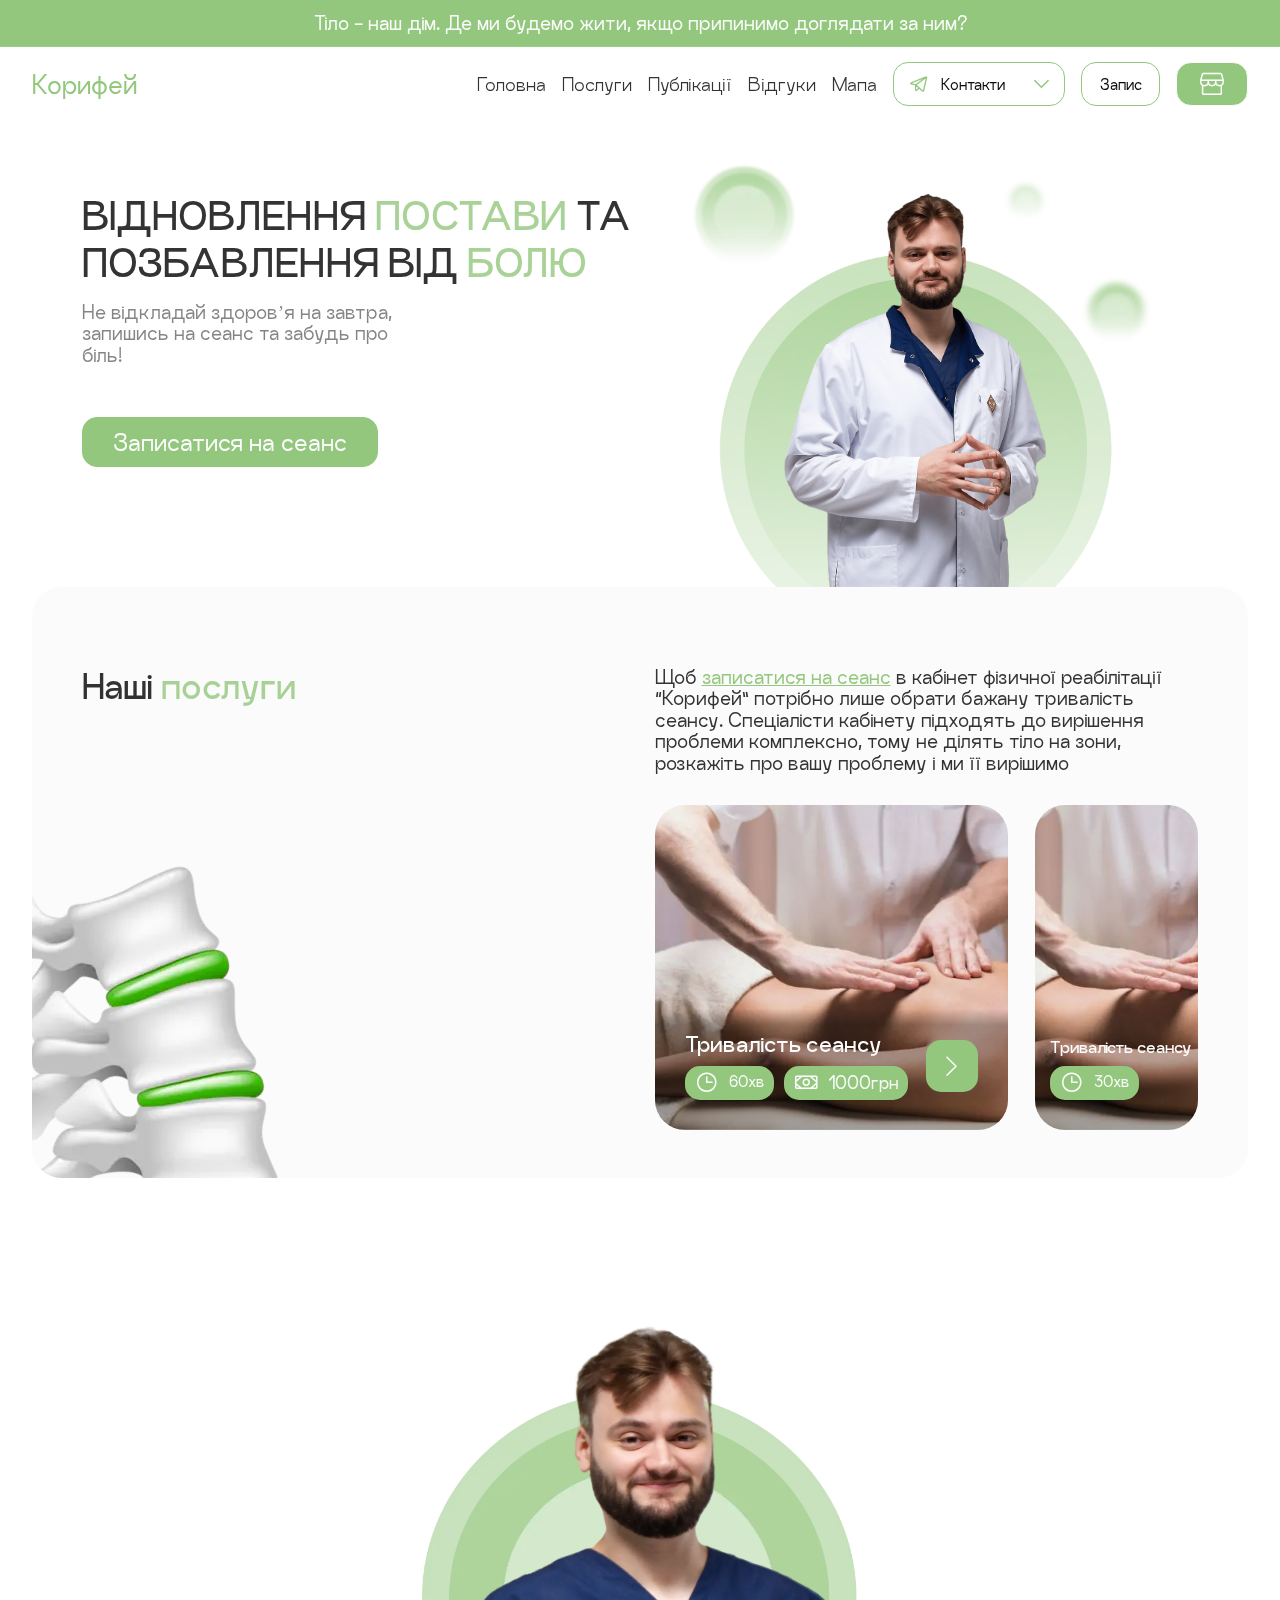
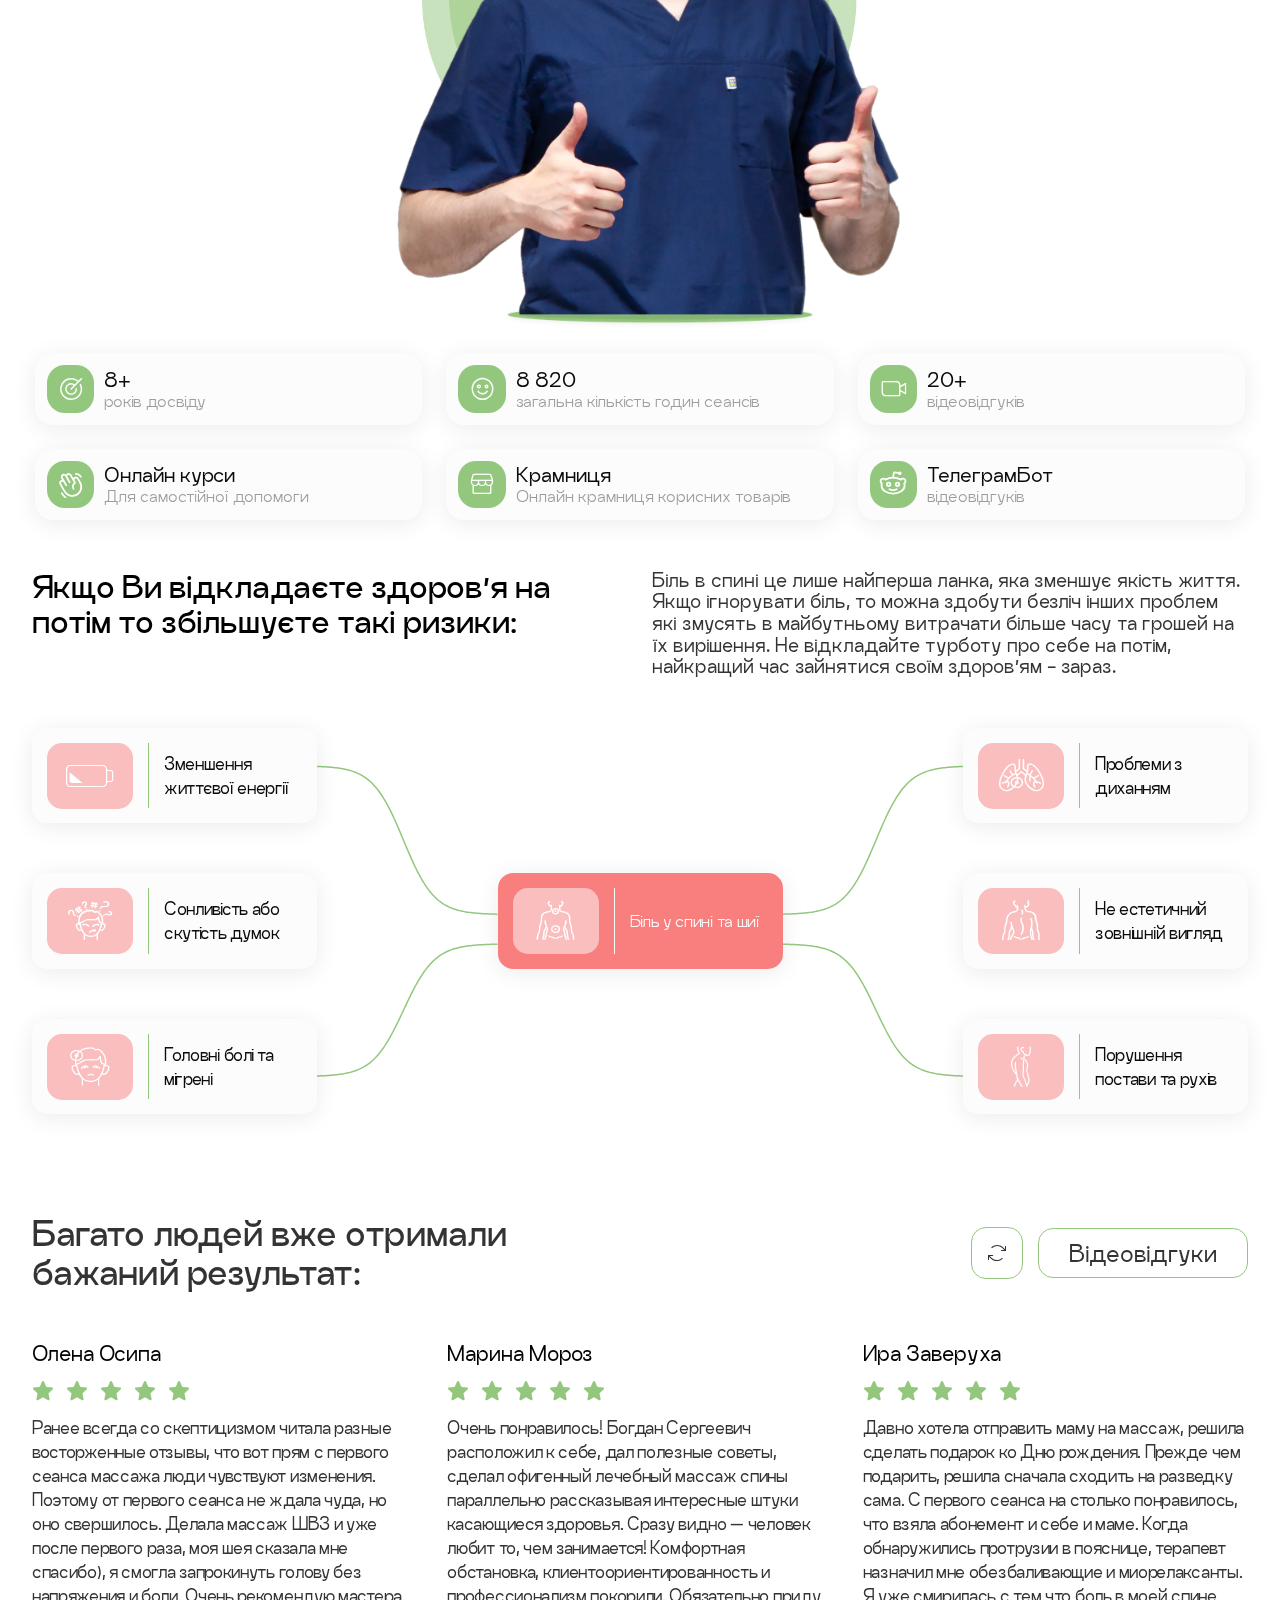
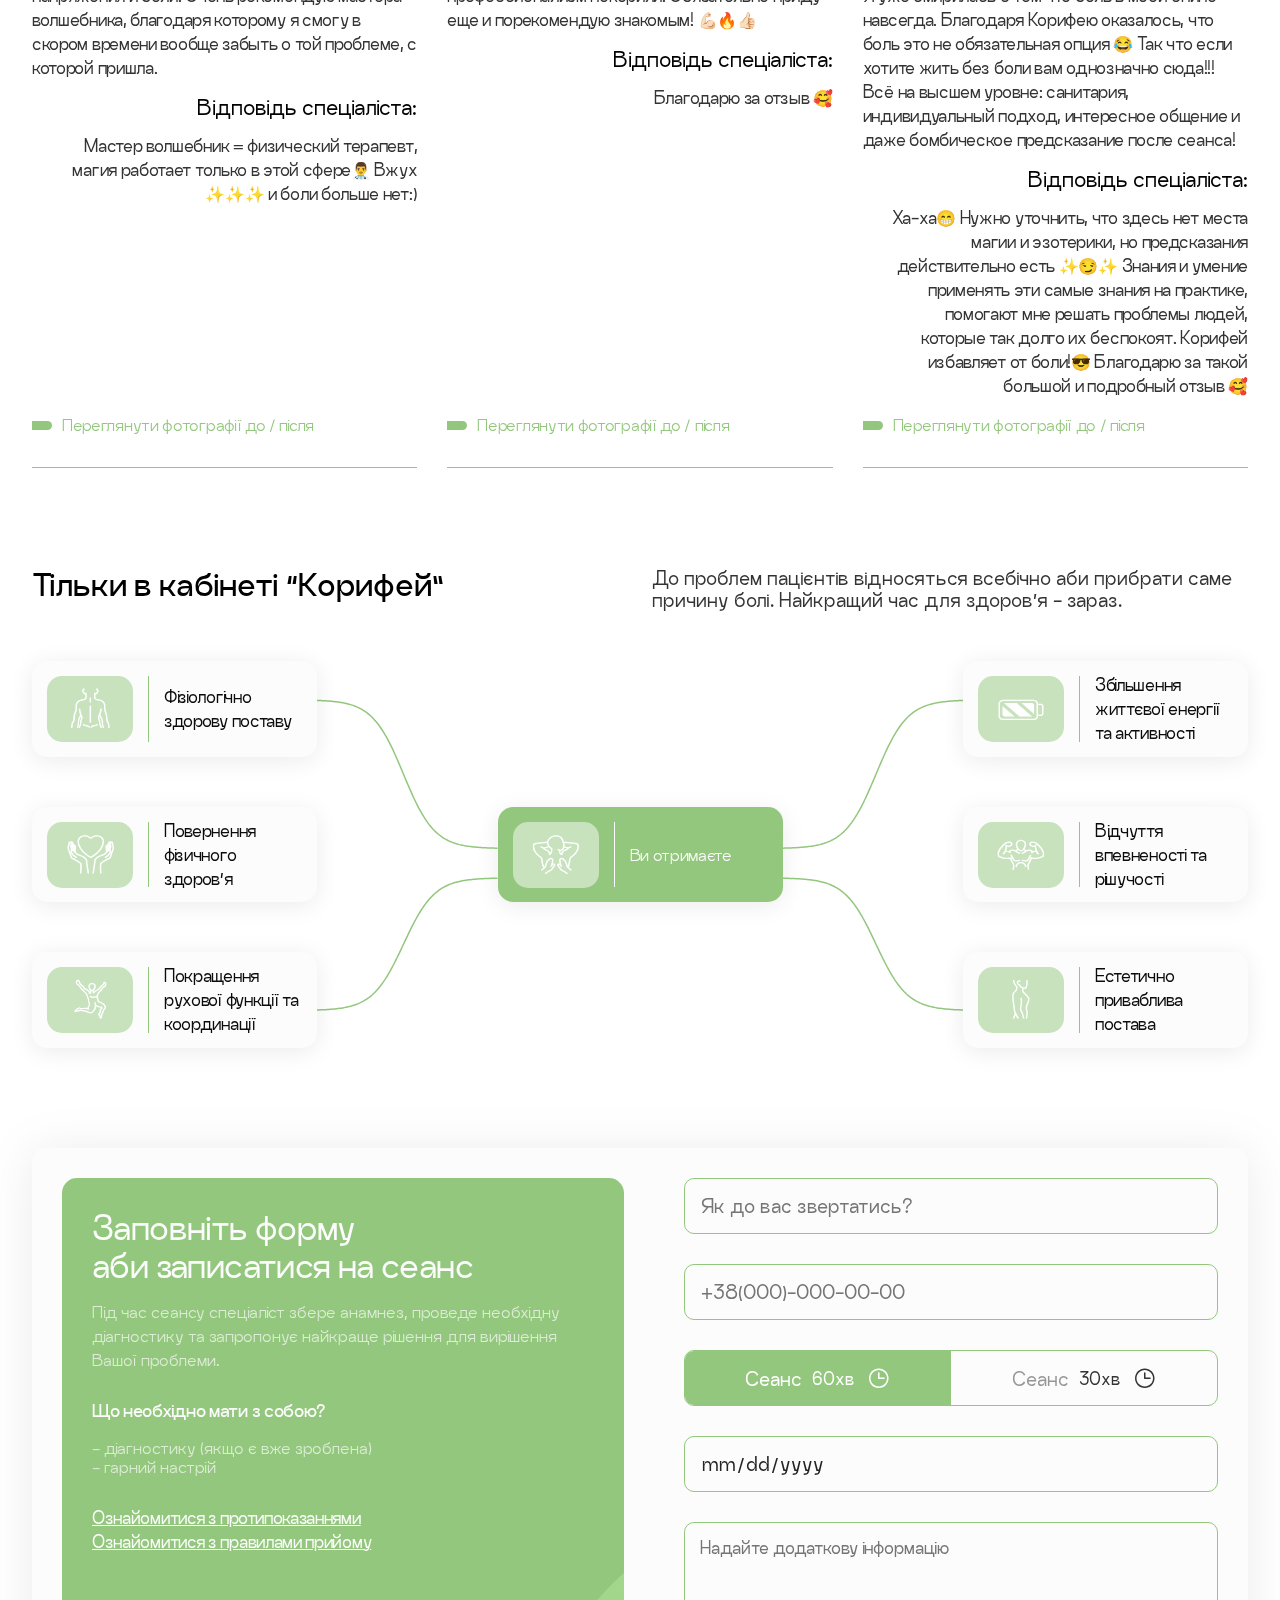
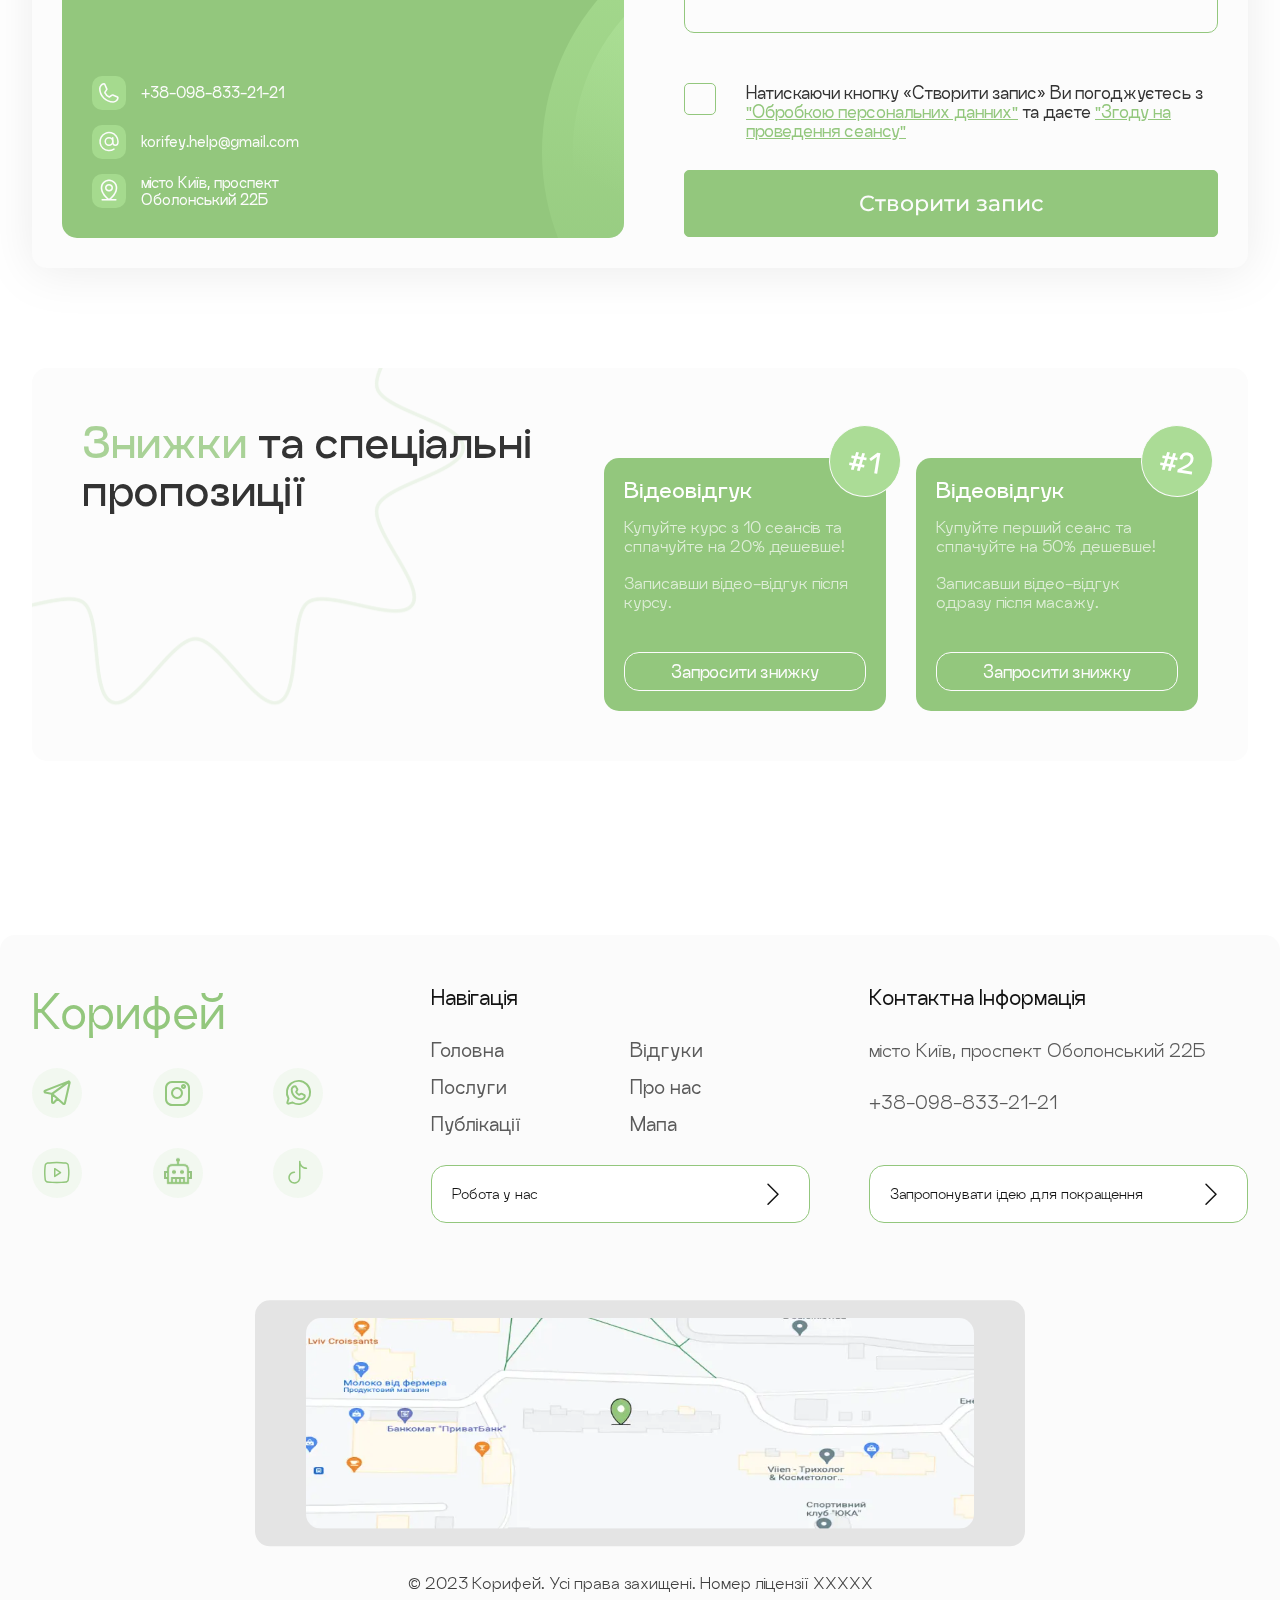
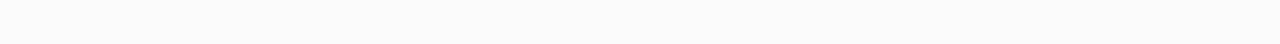
<file: index.html>
<!DOCTYPE html>
<html lang="uk">

<head>
	<title>Корифей</title>
	<meta charset="UTF-8">
	<meta name="format-detection" content="telephone=no">
	<!-- <style>body{opacity: 0;}</style> -->
	<link rel="stylesheet" href="css/style.min.css?_v=20230808143751">
	<link rel="shortcut icon" href="favicon.ico">
	<!-- <meta name="robots" content="noindex, nofollow"> -->
	<meta name="viewport" content="width=device-width, initial-scale=1.0">
</head>

<body>
	<div class="wrapper">
		<header data-scroll="160" data-scroll-show class="header">
			<div class="header__top">
				<div class="header__container">
					<div class="header__slogan--wrapp">
						<p class="header__slogan">Тіло - наш дім. Де ми будемо жити, якщо припинимо доглядати за ним?</p>
						<p class="header__slogan">Здоров'я – це найцінніший дар, дбаймо про нього завжди.</p>
						<p class="header__slogan">Ваше тіло – ваша відповідальність: піклуйтеся про нього щодня.</p>
						<p class="header__slogan">Тіло служить вам вірою та правдою, заслуговує на найкращий догляд.</p>
						<p class="header__slogan">Збережіть свій дім – збережіть своє здоров'я и бадьорість духу.</p>
						<p class="header__slogan">Любов до свого тіла – це інвестиція в майбутнє комфортне життя.</p>
						<p class="header__slogan">Кожен крок до здоров'я – крок до щасливого майбутнього.</p>
						<p class="header__slogan">Здоров'я - ключ до відкриття усіх дверей життя.</p>
					</div>
				</div>
			</div>
			<div class="header__main">
				<div class="header__container">
					<div class="header__wrapper">
						<a href="about-us.html" class="header__logo">Корифей</a>
						<div class="header__block">
							<div class="header__wrap">
								<div data-da=".header,991.98,0" class="header__menu menu">
									<div class="menu__overlay"></div>
									<div class="menu__wrap">
										<nav class="menu__body">
											<div class="menu__inner"></div>
											<ul class="menu__list">
												<li class="menu__item">
													<a href="index.html#main" id="main-id" class="menu__link _icon-arrow--2">Головна</a>
												</li>
												<li class="menu__item">
													<a href="index.html#services" id="services-id" class="menu__link _icon-arrow--2">Послуги</a>
												</li>
												<li class="menu__item">
													<a href="publications.html" class="menu__link _icon-arrow--2">Публікації</a>
												</li>
												<li class="menu__item">
													<a href="index.html#reviews" id="reviews-id" class="menu__link _icon-arrow--2">Відгуки</a>
												</li>
												<li class="menu__item">
													<a href="https://goo.gl/maps/5cdohCo5Je6iY4CEA" target="_blank" class="menu__link _icon-arrow--2">Мапа</a>
												</li>
											</ul>
										</nav>
									</div>
								</div>
								<a href="tel:+380988332121" class="header__link--mob btn btn-wg">Подзвонити</a>
								<div data-hover class="header__phones">
									<button data-button type="submit" class="header__button _icon-arrow--1"><span class="header__button--icon _icon-telegram">Контакти</span> </button>
									<ul data-list class="header__list">
										<li data-da=".menu__list,991.98,10" class="header__item">
											<a href="" target="_blank" class="header__link"><span class="header__link--icon _icon-viber"></span><span class="header__link--text">Viber</span></a>
											<a href="" target="_blank" class="header__link"><span class="header__link--icon _icon-telegram"></span><span class="header__link--text">Telegram</span></a>
											<a href="" target="_blank" class="header__link"><span class="header__link--icon _icon-instagram"></span><span class="header__link--text">Instagram</span>
											</a>
											<a href="" target="_blank" class="header__link header__link--youtube"><span class="header__link--icon _icon-youtube"></span></a>
											<a href="tel:+380988332121" class="header__link header__link--phone"><span class="header__link--icon _icon-phone"></span>+38-098-833-21-21</a>
										</li>
									</ul>
								</div>
								<button type="button" class="header__mob"><span class="header__icon-menu"><span></span></span></button>
								<a href="index.html#reviews" id="appointment-id" class="header__appointment btn btn-w">Запис</a>
								<a href="" class="header__storefront btn btn-wg _icon-storefront"></a>
							</div>
						</div>
					</div>
				</div>
			</div>
		</header>
		<main>
			<section id="main" class="main">
				<div class="main__container">
					<div class="main__wrapper">
						<div class="main__content">
							<h1 class="main__title">відновлення <span>постави</span> та позбавлення від <span>болю</span></h1>
							<p class="main__text--f18">Не відкладай здоровʼя на завтра, запишись на сеанс та забудь про біль!</p>
							<a href="#appointment" class="main__button btn">Записатися на сеанс</a>
						</div>
						<div class="main__image">
							<picture><source srcset="img/pictures/main-image.webp" type="image/webp"><img src="img/pictures/main-image.png" alt=""></picture>
						</div>
					</div>
				</div>
			</section>
			<section id="services" class="services">
				<div class="services__container">
					<div class="services__wrapper">
						<div class="services__block">
							<h3 class="services__title">Наші <span>послуги</span></h3>
							<div class="services__image">
								<picture><source srcset="img/pictures/services-bg.webp" type="image/webp"><img src="img/pictures/services-bg.png" alt=""></picture>
							</div>
						</div>
						<div class="services__content">
							<p class="services__text--f18">Щоб <a href="#appointment">записатися на сеанс</a> в кабінет фізичної
								реабілітації “Корифей” потрібно лише обрати бажану тривалість сеансу. Спеціалісти кабінету підходять до
								вирішення проблеми комплексно, тому не ділять тіло на зони, розкажіть про вашу проблему і ми її вирішимо
							</p>
							<div data-da=".services__wrapper,991.98,3" class="services__info info-services">
								<div info-services class="info-services__item info-services__item--left">
									<div class="info-services__content">
										<div class="info-services__block">
											<h6 class="info-services__title">Тривалість сеансу</h6>
											<div class="info-services__row">
												<div class="info-services__wrap _icon-clock">60хв</div>
												<div class="info-services__wrap _icon-money">1000грн</div>
											</div>
										</div>
										<a href="index.html#reviews" id="appointment-1" class="info-services__button _icon-arrow--2"></a>
									</div>
									<div class=" info-services__image">
										<picture><source srcset="img/pictures/services-image.webp" type="image/webp"><img src="img/pictures/services-image.png" alt=""></picture>
									</div>
								</div>
								<div class="info-services__item info-services__item--right">
									<div class="info-services__content">
										<div class="info-services__block">
											<h6 class="info-services__title">Тривалість сеансу</h6>
											<div class="info-services__row">
												<div class="info-services__wrap _icon-clock">30хв</div>
												<div class="info-services__wrap _icon-money">1000грн</div>
											</div>
										</div>
										<a href="index.html#reviews" id="appointment-2" class="info-services__button _icon-arrow--2"></a>
									</div>
									<div class=" info-services__image">
										<picture><source srcset="img/pictures/services-image.webp" type="image/webp"><img src="img/pictures/services-image.png" alt=""></picture>
									</div>
								</div>
							</div>
						</div>
					</div>
				</div>
			</section>
			<section class="achievements">
				<div class="achievements__container">
					<div class="achievements__wrapper">
						<div data-da=".achievements__row,1439.98,0" class="achievements__wrap achievements__wrap--left">
							<div class="achievements__inner achievements__inner--right">
								<div class="achievements__item">
									<div class="achievements__cover">
										<div class="achievements__icon _icon-component"></div>
									</div>
									<div class="achievements__content">
										<div class="achievements__top--f19">8+</div>
										<p class="achievements__text">років досвіду</p>
									</div>
								</div>
							</div>
							<div class="achievements__inner">
								<div class="achievements__item achievements__item--w1">
									<div class="achievements__cover">
										<div class="achievements__icon _icon-smile"></div>
									</div>
									<div class="achievements__content">
										<div class="achievements__top--f19">8 820</div>
										<p class="achievements__text">загальна кількість годин сеансів</p>
									</div>
								</div>
							</div>
							<div class="achievements__inner achievements__inner--right">
								<div class="achievements__item">
									<div class="achievements__cover">
										<div class="achievements__icon _icon-camera"></div>
									</div>
									<div class="achievements__content">
										<div class="achievements__top--f19">20+</div>
										<p class="achievements__text">відеовідгуків</p>
									</div>
								</div>
							</div>
						</div>
						<div class="achievements__image">
							<picture><source srcset="img/pictures/achievements-image.webp" type="image/webp"><img src="img/pictures/achievements-image.png" alt=""></picture>
						</div>
						<div data-da=".achievements__row,1439.98,1" class="achievements__wrap achievements__wrap--right">
							<div class="achievements__inner">
								<div class="achievements__item">
									<div class="achievements__cover">
										<div class="achievements__icon _icon-hand"></div>
									</div>
									<div class="achievements__content">
										<div class="achievements__top--f19">Онлайн курси</div>
										<p class="achievements__text">Для самостійної допомоги</p>
									</div>
								</div>
							</div>
							<div class="achievements__inner achievements__inner--right">
								<div class="achievements__item achievements__item--w2">
									<div class="achievements__cover">
										<div class="achievements__icon _icon-storefront"></div>
									</div>
									<div class="achievements__content">
										<div class="achievements__top--f19">Крамниця</div>
										<p class="achievements__text">Онлайн крамниця корисних товарів</p>
									</div>
								</div>
							</div>
							<div class="achievements__inner">
								<div class="achievements__item">
									<div class="achievements__cover">
										<div class="achievements__icon _icon-reddit"></div>
									</div>
									<div class="achievements__content">
										<div class="achievements__top--f19">ТелеграмБот</div>
										<p class="achievements__text">відеовідгуків</p>
									</div>
								</div>
							</div>
						</div>
						<div class="achievements__row"></div>
					</div>
				</div>
			</section>
			<section class="points">
				<div class="points__container">
					<div class="points__top">
						<h5 class="points__title">Якщо Ви відкладаєте здоров’я на потім то збільшуєте такі ризики:</h5>
						<p class="points__descr--f18">Біль в спині це лише найперша ланка, яка зменшує якість життя. Якщо ігнорувати
							біль,
							то можна здобути безліч інших проблем які змусять в майбутньому витрачати більше часу та грошей на їх
							вирішення. Не відкладайте турботу про себе на потім, найкращий час зайнятися своїм здоров’ям - зараз. </p>
					</div>
					<div class="points__wrapper">
						<div data-da=".points__row--01,991.98,0" class="points__wrap points__wrap--left">
							<div class="points__item">
								<div class="points__cover">
									<div class="points__icon _icon-battery--low"></div>
								</div>
								<p class="points__text">Зменшення життєвої енергії</p>
							</div>
							<div class="points__item">
								<div class="points__cover">
									<div class="points__icon _icon-emoji--1"></div>
								</div>
								<p class="points__text">Сонливість або скутість думок</p>
							</div>
							<div class="points__item">
								<div class="points__cover">
									<div class="points__icon _icon-emoji--2"></div>
								</div>
								<p class="points__text">Головні болі та мігрені</p>
							</div>
						</div>
						<div class="points__item points__item--center">
							<div class="points__cover">
								<div class="points__icon _icon-body--1"></div>
							</div>
							<p class="points__text">Біль у спині та шиї</p>
						</div>
						<div data-da=".points__row--01,991.98,1" class="points__wrap points__wrap--right">
							<div class="points__item">
								<div class="points__cover">
									<div class="points__icon _icon-lungs"></div>
								</div>
								<p class="points__text">Проблеми з диханням</p>
							</div>
							<div class="points__item">
								<div class="points__cover">
									<div class="points__icon _icon-body--2"></div>
								</div>
								<p class="points__text">Не естетичний зовнішній вигляд</p>
							</div>
							<div class="points__item">
								<div class="points__cover">
									<div class="points__icon _icon-back--curve"></div>
								</div>
								<p class="points__text">Порушення постави та рухів</p>
							</div>
						</div>
						<div class="points__row points__row--01"></div>
					</div>
				</div>
			</section>
			<section id="reviews" class="reviews">
				<div class="reviews__container">
					<div class="reviews__top">
						<h3 class="reviews__title--top">Багато людей вже отримали бажаний результат:</h3>
						<div class="reviews__block">
							<button type="submit" class="reviews__update btn btn-w _icon-arrows--clockwise"></button>
							<button data-da=".reviews__container,767.98,3" type="submit" class="reviews__button btn btn-w"><span class="reviews__button--video visible">Відеовідгуки</span><span class="reviews__button--text hide">Текстові
									відгуки</span></button>
						</div>
					</div>
					<div class="reviews__main">
						<div class="reviews__wrapper reviews__wrapper--text visible">
							<div class="reviews__row reviews__row--text">
								<div class="reviews__item">
									<div class="reviews__content">
										<h6 class="reviews__title">Олена Осипа</h6>
										<div class="reviews__rating">
											<span class="reviews__star _icon-star"></span>
											<span class="reviews__star _icon-star"></span>
											<span class="reviews__star _icon-star"></span>
											<span class="reviews__star _icon-star"></span>
											<span class="reviews__star _icon-star"></span>
										</div>
										<p class="reviews__text">Ранее всегда со скептицизмом читала разные восторженные отзывы, что вот
											прям с первого сеанса массажа люди чувствуют изменения. Поэтому от первого сеанса не ждала чуда,
											но оно свершилось. Делала массаж ШВЗ и уже после первого раза, моя шея сказала мне спасибо), я
											смогла запрокинуть голову без напряжения и боли. Очень рекомендую мастера волшебника, благодаря
											которому я смогу в скором времени вообще забыть о той проблеме, с которой пришла.</p>
										<h6 class="reviews__title reviews__title--sec">Відповідь спеціаліста:</h6>
										<p class="reviews__text reviews__text--sec">Мастер волшебник = физический терапевт, магия работает
											только в этой сфере👨‍⚕️ Вжух ✨✨✨ и боли больше нет:)</p>
									</div>
									<button data-popup="#popup-photo" type="submit" class="reviews__more">Переглянути фотографії до /
										після</button>
								</div>
								<div class="reviews__item">
									<div class="reviews__content">
										<h6 class="reviews__title">Марина Мороз</h6>
										<div class="reviews__rating">
											<span class="reviews__star _icon-star"></span>
											<span class="reviews__star _icon-star"></span>
											<span class="reviews__star _icon-star"></span>
											<span class="reviews__star _icon-star"></span>
											<span class="reviews__star _icon-star"></span>
										</div>
										<p class="reviews__text">Очень понравилось! Богдан Сергеевич расположил к себе, дал полезные советы,
											сделал офигенный лечебный массаж спины параллельно рассказывая интересные штуки касающиеся
											здоровья. Сразу видно — человек любит то, чем занимается! Комфортная обстановка,
											клиентоориентированность и профессионализм покорили. Обязательно приду еще и порекомендую
											знакомым! 💪🏻🔥👍🏻</p>
										<h6 class="reviews__title reviews__title--sec">Відповідь спеціаліста:</h6>
										<p class="reviews__text reviews__text--sec">Благодарю за отзыв 🥰</p>
									</div>
									<button data-popup="#popup-photo" type="submit" class="reviews__more">Переглянути фотографії до /
										після</button>
								</div>
								<div class="reviews__item">
									<div class="reviews__content">
										<h6 class="reviews__title">Ира Заверуха</h6>
										<div class="reviews__rating">
											<span class="reviews__star _icon-star"></span>
											<span class="reviews__star _icon-star"></span>
											<span class="reviews__star _icon-star"></span>
											<span class="reviews__star _icon-star"></span>
											<span class="reviews__star _icon-star"></span>
										</div>
										<p class="reviews__text">Давно хотела отправить маму на массаж, решила сделать подарок ко Дню
											рождения. Прежде чем подарить, решила сначала сходить на разведку сама. С первого сеанса на
											столько понравилось, что взяла абонемент и себе и маме. Когда обнаружились протрузии в пояснице,
											терапевт назначил мне обезбаливающие и миорелаксанты. Я уже смирилась с тем что боль в моей спине
											навсегда. Благодаря Корифею оказалось, что боль это не обязательная опция 😂 Так что если хотите
											жить без боли вам однозначно сюда!!! Всё на высшем уровне: санитария, индивидуальный подход,
											интересное общение и даже бомбическое предсказание после сеанса!</p>
										<h6 class="reviews__title reviews__title--sec">Відповідь спеціаліста:</h6>
										<p class="reviews__text reviews__text--sec">Ха-ха😁 Нужно уточнить, что здесь нет места магии и
											эзотерики, но предсказания действительно есть ✨😏✨ Знания и умение применять эти самые знания на
											практике, помогают мне решать проблемы людей, которые так долго их беспокоят. Корифей избавляет от
											боли!😎 Благодарю за такой большой и подробный отзыв 🥰</p>
									</div>
									<button data-popup="#popup-photo" type="submit" class="reviews__more">Переглянути фотографії до /
										після</button>
								</div>
							</div>
							<div class="reviews__row reviews__row--text">
								<div class="reviews__item">
									<div class="reviews__content">
										<h6 class="reviews__title">Татяна Т.</h6>
										<div class="reviews__rating">
											<span class="reviews__star _icon-star"></span>
											<span class="reviews__star _icon-star"></span>
											<span class="reviews__star _icon-star"></span>
											<span class="reviews__star _icon-star"></span>
											<span class="reviews__star _icon-star"></span>
										</div>
										<p class="reviews__text">Ранее всегда со скептицизмом читала разные восторженные отзывы, что вот
											прям с первого сеанса массажа люди чувствуют изменения. Поэтому от первого сеанса не ждала чуда,
											но оно свершилось. Делала массаж ШВЗ и уже после первого раза, моя шея сказала мне спасибо), я
											смогла запрокинуть голову без напряжения и боли. Очень рекомендую мастера волшебника, благодаря
											которому я смогу в скором времени вообще забыть о той проблеме, с которой пришла.Хочу выразить
											благодарность за прекрасный очень профессиональный массаж высокого качества и отличное настроение!
											Приятная атмосфера,чистый кабинет, приятный запах, внимательное отношение. Спасибо, за хорошее
											чувство юмора! Всем рекомендую, сразу заметен результат, обязательно пройду курс такого отличного
											массажа ещё не раз ! Благодарю !👍👍👍</p>
										<h6 class="reviews__title reviews__title--sec">Відповідь спеціаліста:</h6>
										<p class="reviews__text reviews__text--sec">Благодарю за отличный отзыв! Юмор спасает эту планету
											😁🤭</p>
									</div>
									<button data-popup="#popup-photo" type="submit" class="reviews__more">Переглянути фотографії до /
										після</button>
								</div>
								<div class="reviews__item">
									<div class="reviews__content">
										<h6 class="reviews__title">Людмила З.</h6>
										<div class="reviews__rating">
											<span class="reviews__star _icon-star"></span>
											<span class="reviews__star _icon-star"></span>
											<span class="reviews__star _icon-star"></span>
											<span class="reviews__star _icon-star"></span>
											<span class="reviews__star _icon-star"></span>
										</div>
										<p class="reviews__text">Очень благодарна детям за подарочный сертификат на массаж. Теперь моя шея
											поворачивается вправо и влево одинаково превосходно!!! Богдану Сергеевичу респект!!! Очень
											порадовала пунктуальность и атмосфера. Всем рекомендую!!! Мастер своего дела!!!</p>
										<h6 class="reviews__title reviews__title--sec">Відповідь спеціаліста:</h6>
										<p class="reviews__text reviews__text--sec">Шея нужна, шея важна! Рад что смог Вам помочь 🤗</p>
									</div>
									<button data-popup="#popup-photo" type="submit" class="reviews__more">Переглянути фотографії до /
										після</button>
								</div>
								<div class="reviews__item">
									<div class="reviews__content">
										<h6 class="reviews__title">Тамара Коваленко</h6>
										<div class="reviews__rating">
											<span class="reviews__star _icon-star"></span>
											<span class="reviews__star _icon-star"></span>
											<span class="reviews__star _icon-star"></span>
											<span class="reviews__star _icon-star"></span>
											<span class="reviews__star _icon-star"></span>
										</div>
										<p class="reviews__text">Меня зовут Тамара, я прошла курс массажа у Богдана Сергеевича и просто в
											восторге от результата. Массаж разнообразный, массаж головы так расслабляет просто восторг.
											Превосходная музыка и отличный массаж что ещё нужно, рекомендую попробовать решение за вами.</p>
										<h6 class="reviews__title reviews__title--sec">Відповідь спеціаліста:</h6>
										<p class="reviews__text reviews__text--sec">Ещё увидемся🤗 рад что Вам понравилось)</p>
									</div>
									<button data-popup="#popup-photo" type="submit" class="reviews__more">Переглянути фотографії до /
										після</button>
								</div>
							</div>
							<div class="reviews__row reviews__row--text">
								<div class="reviews__item">
									<div class="reviews__content">
										<h6 class="reviews__title">Елена Кириленко</h6>
										<div class="reviews__rating">
											<span class="reviews__star _icon-star"></span>
											<span class="reviews__star _icon-star"></span>
											<span class="reviews__star _icon-star"></span>
											<span class="reviews__star _icon-star"></span>
											<span class="reviews__star _icon-star"></span>
										</div>
										<p class="reviews__text">Очень понравилось, всем рекомендую. Прошла курс лечебного массажа у Богдана
											Сергеевича. Ушли боли в шее и спине, улучшилась осанка. Порадовал взвешенный подход к выявлению
											причин проблемы и их устранению. В дополнение к этому - комфортная обстановка в салоне и приятное
											общение. Очень советую!</p>
										<h6 class="reviews__title reviews__title--sec">Відповідь спеціаліста:</h6>
										<p class="reviews__text reviews__text--sec">Елена, рад что смог Вам помочь 😉 Когда конкретно
											поставлена цель массажа, результат достигается в два раза быстрее, Вы молодец!</p>
									</div>
									<button data-popup="#popup-photo" type="submit" class="reviews__more">Переглянути фотографії до /
										після</button>
								</div>
								<div data-showmore class="reviews__item">
									<div data-showmore-content="419" class="reviews__content">
										<h6 class="reviews__title">Світлана Ясная</h6>
										<div class="reviews__rating">
											<span class="reviews__star _icon-star"></span>
											<span class="reviews__star _icon-star"></span>
											<span class="reviews__star _icon-star"></span>
											<span class="reviews__star _icon-star"></span>
											<span class="reviews__star hide _icon-star"></span>
										</div>
										<p class="reviews__text">Благодарю и рекомендую Богдана Сергеевича от всей души! Обратилась в 1-й
											раз, найдя на Гугл-карте и опираясь на отзывы. Сразу же расположил к себе вниманием к деталям,
											пониманием тела и знаниями в области массажей. Сейчас точно скажу - помогал и ремонтировал моё
											тело не раз - какие части тела мы только не делали - вспоминаю с улыбкой)))! Имея опыт прохождения
											массажей более 10 лет у разных массажистов, точно скажу - это грамотный мастер-реабилитолог
											высокого уровня, его руки знают, чувствуют и творят чудеса. Это отличный специалист для
											расслабления всего тела и разных зон (проходила несколько курсов - для спины, для выхода из
											нервного стресса, из бессонницы и общей усталости, при спазмах мышц от спорта после длительного
											перерыва). Моё тело требовало и проработки от спазмов/зажимов, перезагрузки и отдыха – и я это
											получала. Это развивающийся специалист, который любит свое дело и живёт ним - это видно и
											чувствуется в его действиях. И конечно, это Просто Прекрасный Человек, которая слышит клиента,
											учитывает и берет в массажную работу все пожелания, учитывая индивидуальный болевой порог и
											необходимости для массажа каждый раз. Сейчас более стала слушать тело, относиться у нему бережно и
											слышать его, и все это не только от массажа, а также и от детальных объяснений и советов
											массажиста клиенту. Рекомендую Богдана Сергеевича как Разумного специалиста, понимающего свою
											работу - как говорят "Для релакса тела и души"! Спасибо за результаты и мое возвращающееся к жизни
											тело!!! Остаюсь Вашим Клиентом)!</p>
										<h6 class="reviews__title reviews__title--sec">Відповідь спеціаліста:</h6>
										<p class="reviews__text reviews__text--sec">Благодарю за такой большой и развернутый отзыв, очень
											приятно! 😌 Индивидуальный подход это важно, невозможно помочь человеку не испытывая эмпатию🥺,
											это конечно не просто, сложно, но по другому помочь не получится🤷 Рад что смог помочь, будьте
											здоровы! Обнимаю🤗</p>
									</div>
									<button hidden data-showmore-button type="button" class="reviews__showmore _icon-arrow--1"><span>Прочитати
											повністю</span><span>Згорнути</span></button>
									<button data-popup="#popup-photo" type="submit" class="reviews__more">Переглянути фотографії до /
										після</button>
								</div>
								<div class="reviews__item">
									<div class="reviews__content">
										<h6 class="reviews__title">Надежда Демьяненко</h6>
										<div class="reviews__rating">
											<span class="reviews__star _icon-star"></span>
											<span class="reviews__star _icon-star"></span>
											<span class="reviews__star _icon-star"></span>
											<span class="reviews__star _icon-star"></span>
											<span class="reviews__star _icon-star"></span>
										</div>
										<p class="reviews__text">Меня зовут Надежда Демьяненко и я хочу выразить огромную благодарность
											массажисту Богдану Сергеевичу за профессионально выполненную работу. Массаж спины выше всех
											похвал. С душой подходит к работе! Мастер своего дела! Из плюсов: - профессионально работает -
											внимательный, деликатный человек - пунктуален - чистый, оборудованный кабинет - хорошая
											расслабляющая музыка Всем очень рекомендую попробовать, а дальше решите сами.</p>
										<h6 class="reviews__title reviews__title--sec">Відповідь спеціаліста:</h6>
										<p class="reviews__text reviews__text--sec">🥰🥰🥰🥰🥰</p>
									</div>
									<button data-popup="#popup-photo" type="submit" class="reviews__more">Переглянути фотографії до /
										після</button>
								</div>
							</div>
							<div class="reviews__row reviews__row--text">
								<div class="reviews__item">
									<div class="reviews__content">
										<h6 class="reviews__title">Мирослава</h6>
										<div class="reviews__rating">
											<span class="reviews__star _icon-star"></span>
											<span class="reviews__star _icon-star"></span>
											<span class="reviews__star _icon-star"></span>
											<span class="reviews__star _icon-star"></span>
											<span class="reviews__star _icon-star"></span>
										</div>
										<p class="reviews__text">Если вы ищете профессионала своего дела, который предоставляет качественные
											услуги «не за все деньги мира», то вам сюда! Попала случайно на массаж и ушла, купив абонемент на
											10 сеансов. Теперь вот ещё хожу один раз в месяц для поддержания результата, чтоб не запускать
											спину. Рекомендую к обязательному посещению! Ваша спина скажет Вам спасибо и Вам не захочется уже
											искать другого массажиста</p>
										<h6 class="reviews__title reviews__title--sec">Відповідь спеціаліста:</h6>
										<p class="reviews__text reviews__text--sec">Очень приятно читать такой отзыв😍😍😍</p>
									</div>
									<button data-popup="#popup-photo" type="submit" class="reviews__more">Переглянути фотографії до /
										після</button>
								</div>
								<div class="reviews__item">
									<div class="reviews__content">
										<h6 class="reviews__title">Віра</h6>
										<div class="reviews__rating">
											<span class="reviews__star _icon-star"></span>
											<span class="reviews__star _icon-star"></span>
											<span class="reviews__star _icon-star"></span>
											<span class="reviews__star _icon-star"></span>
											<span class="reviews__star _icon-star"></span>
										</div>
										<p class="reviews__text">Помещение обустроено с душой и ответственностью по отношению к посетителям,
											с учётом сегодняшней ситуации. Бахилы, маски, антисептик - всё на достойном уровне.</p>
										<h6 class="reviews__title reviews__title--sec">Відповідь спеціаліста:</h6>
										<p class="reviews__text reviews__text--sec">Так и планировалось, благодарю за отзыв! Мне очень
											приятно:)</p>
									</div>
									<button data-popup="#popup-photo" type="submit" class="reviews__more">Переглянути фотографії до /
										після</button>
								</div>
								<div class="reviews__item">
									<div class="reviews__content">
										<h6 class="reviews__title">Марина Федорова</h6>
										<div class="reviews__rating">
											<span class="reviews__star _icon-star"></span>
											<span class="reviews__star _icon-star"></span>
											<span class="reviews__star _icon-star"></span>
											<span class="reviews__star _icon-star"></span>
											<span class="reviews__star _icon-star"></span>
										</div>
										<p class="reviews__text">Уже после первого сеанса ушли боли в спине. С восторгом прошла полный курс
											лечения. Отличный результат от массажей сохраняется до сих пор.</p>
										<h6 class="reviews__title reviews__title--sec">Відповідь спеціаліста:</h6>
										<p class="reviews__text reviews__text--sec">С восторгом провёл полный курс! 😉 Обязательно приходите
											ещё, уже без болей, на профилактический массаж ☝️☺️</p>
									</div>
									<button data-popup="#popup-photo" type="submit" class="reviews__more">Переглянути фотографії до /
										після</button>
								</div>
							</div>
							<div class="reviews__row reviews__row--text">
								<div class="reviews__item">
									<div class="reviews__content">
										<h6 class="reviews__title">Елена Хромова</h6>
										<div class="reviews__rating">
											<span class="reviews__star _icon-star"></span>
											<span class="reviews__star _icon-star"></span>
											<span class="reviews__star _icon-star"></span>
											<span class="reviews__star _icon-star"></span>
											<span class="reviews__star _icon-star"></span>
										</div>
										<p class="reviews__text">Однозначно рекомендую👍🙂Зашла для интереса, потому что рядом с домом, но
											ни разу не пожалела) очень взвешенный подход Богдана, ненавязчивый, но отличный сервис. Человек не
											стремится втюхать побольше и подороже, а относится с вниманием и пониманием к проблемам и жалобам
											пациентов, прислушивается и подсказывает, консультирует. Плюс система скидок просто 🔥</p>
										<h6 class="reviews__title reviews__title--sec">Відповідь спеціаліста:</h6>
										<p class="reviews__text reviews__text--sec">Создаю такое место куда самому хочется ходить:)
											Благодарю за отзыв!</p>
									</div>
									<button data-popup="#popup-photo" type="submit" class="reviews__more">Переглянути фотографії до /
										після</button>
								</div>
								<div class="reviews__item">
									<div class="reviews__content">
										<h6 class="reviews__title">Анатолій Несен</h6>
										<div class="reviews__rating">
											<span class="reviews__star _icon-star"></span>
											<span class="reviews__star _icon-star"></span>
											<span class="reviews__star _icon-star"></span>
											<span class="reviews__star _icon-star"></span>
											<span class="reviews__star _icon-star"></span>
										</div>
										<p class="reviews__text">Удобное месторасположение, здесь реально помогают, а не создают видимость.
											Пришел по рекомендациям друзей, болела спина. Уже не болит :) Теперь тоже буду рекомендовать
											Корифей своим друзьям и знакомым 👍 Сложно записаться на сегодня или завтра, нужное мне время было
											свободным и доступным спустя 4-7 дней. Поэтому учитывайте, что записываться лучше заранее, но это
											и не удивительно, ведь Корифей это здоровье!</p>
										<h6 class="reviews__title reviews__title--sec">Відповідь спеціаліста:</h6>
										<p class="reviews__text reviews__text--sec">Спасибо за отзыв! Спрос на массаж всегда разный, к
											примеру сегодня можно записаться на сейчас😁 В любом случае правильным решением будет позвонить и
											спросить есть ли свободные места на нужное время🕑</p>
									</div>
									<button data-popup="#popup-photo" type="submit" class="reviews__more">Переглянути фотографії до /
										після</button>
								</div>
								<div class="reviews__item">
									<div class="reviews__content">
										<h6 class="reviews__title">Людмила А.</h6>
										<div class="reviews__rating">
											<span class="reviews__star _icon-star"></span>
											<span class="reviews__star _icon-star"></span>
											<span class="reviews__star _icon-star"></span>
											<span class="reviews__star _icon-star"></span>
											<span class="reviews__star _icon-star"></span>
										</div>
										<p class="reviews__text">Прошла курс массажа (поясничный отдел) боль прошла, чувствую себя на много
											лучше, продолжаю делать упражнения назначенные врачом Богданом Сергеевичем. Спасибо Вам!</p>
										<h6 class="reviews__title reviews__title--sec">Відповідь спеціаліста:</h6>
										<p class="reviews__text reviews__text--sec">☝️Упражнения это очень важная часть здоровья, выполнять
											обязательно 🤸</p>
									</div>
									<button data-popup="#popup-photo" type="submit" class="reviews__more">Переглянути фотографії до /
										після</button>
								</div>
							</div>
							<div class="reviews__row reviews__row--text">
								<div class="reviews__item">
									<div class="reviews__content">
										<h6 class="reviews__title">Ірина Попович</h6>
										<div class="reviews__rating">
											<span class="reviews__star _icon-star"></span>
											<span class="reviews__star _icon-star"></span>
											<span class="reviews__star _icon-star"></span>
											<span class="reviews__star _icon-star"></span>
											<span class="reviews__star _icon-star"></span>
										</div>
										<p class="reviews__text">Рада что нашла это место и такого специалиста!) Всё очень чисто и приятная
											атмосфера. Сразу видно что работает профессионал, за один сеанс нашли мою проблему с поясницей и
											сразу же устранили! Качество намного выше цены😁 …</p>
										<h6 class="reviews__title reviews__title--sec">Відповідь спеціаліста:</h6>
										<p class="reviews__text reviews__text--sec">Рад что смог Вам помочь 👨‍⚕️🔥</p>
									</div>
									<button data-popup="#popup-photo" type="submit" class="reviews__more">Переглянути фотографії до /
										після</button>
								</div>
								<div class="reviews__item">
									<div class="reviews__content">
										<h6 class="reviews__title">Таня Зар</h6>
										<div class="reviews__rating">
											<span class="reviews__star _icon-star"></span>
											<span class="reviews__star _icon-star"></span>
											<span class="reviews__star _icon-star"></span>
											<span class="reviews__star _icon-star"></span>
											<span class="reviews__star _icon-star"></span>
										</div>
										<p class="reviews__text">Хороший специалист, заметно хорошее отношение к людям, работает на
											результат. Рекомендую!</p>
										<h6 class="reviews__title reviews__title--sec">Відповідь спеціаліста:</h6>
										<p class="reviews__text reviews__text--sec">Рад, что смог Вам помочь👐</p>
									</div>
									<button data-popup="#popup-photo" type="submit" class="reviews__more">Переглянути фотографії до /
										після</button>
								</div>
								<div class="reviews__item">
									<div class="reviews__content">
										<h6 class="reviews__title">Д.П.</h6>
										<div class="reviews__rating">
											<span class="reviews__star _icon-star"></span>
											<span class="reviews__star _icon-star"></span>
											<span class="reviews__star _icon-star"></span>
											<span class="reviews__star _icon-star"></span>
											<span class="reviews__star _icon-star"></span>
										</div>
										<p class="reviews__text">Прекрасный лечебный массаж, очень приятное отношение, комфортное помещение,
											удобный график, разумные цены. Рекомендую.</p>
										<h6 class="reviews__title reviews__title--sec">Відповідь спеціаліста:</h6>
										<p class="reviews__text reviews__text--sec">Благодарю за отзыв! Корифей всегда на страже Вашего
											здоровья 💪😎</p>
									</div>
									<button data-popup="#popup-photo" type="submit" class="reviews__more">Переглянути фотографії до /
										після</button>
								</div>
							</div>
							<div class="reviews__row reviews__row--text">
								<div class="reviews__item">
									<div class="reviews__content">
										<h6 class="reviews__title">Виктор Коваль</h6>
										<div class="reviews__rating">
											<span class="reviews__star _icon-star"></span>
											<span class="reviews__star _icon-star"></span>
											<span class="reviews__star _icon-star"></span>
											<span class="reviews__star _icon-star"></span>
											<span class="reviews__star _icon-star"></span>
										</div>
										<p class="reviews__text">После посещения масажного салона и после золотых рук Богдана стал на ноги,
											всем рекомендую!</p>
										<h6 class="reviews__title reviews__title--sec">Відповідь спеціаліста:</h6>
										<p class="reviews__text reviews__text--sec">☺️ Рад что смог Вам помочь ☺️</p>
									</div>
									<button data-popup="#popup-photo" type="submit" class="reviews__more">Переглянути фотографії до /
										після</button>
								</div>
								<div class="reviews__item">
									<div class="reviews__content">
										<h6 class="reviews__title">Владимир Бахов</h6>
										<div class="reviews__rating">
											<span class="reviews__star _icon-star"></span>
											<span class="reviews__star _icon-star"></span>
											<span class="reviews__star _icon-star"></span>
											<span class="reviews__star _icon-star"></span>
											<span class="reviews__star _icon-star"></span>
										</div>
										<p class="reviews__text">Мастер супер! Отличный массаж!</p>
										<h6 class="reviews__title reviews__title--sec">Відповідь спеціаліста:</h6>
										<p class="reviews__text reviews__text--sec">Вы тоже супер! 🤗</p>
									</div>
									<button data-popup="#popup-photo" type="submit" class="reviews__more">Переглянути фотографії до /
										після</button>
								</div>
								<div class="reviews__item">
									<div class="reviews__content">
										<h6 class="reviews__title">Дарман</h6>
										<div class="reviews__rating">
											<span class="reviews__star _icon-star"></span>
											<span class="reviews__star _icon-star"></span>
											<span class="reviews__star _icon-star"></span>
											<span class="reviews__star _icon-star"></span>
											<span class="reviews__star _icon-star"></span>
										</div>
										<p class="reviews__text">Я прийшов до кабінету "Корифей" з проблемою в спині. В підлітковому віці
											мене дуже швидко витягнуло в гору та скривило, звісно ж зарядку ніхто не робив. Мої плечі вирішили
											залишити спину позаду та вирватись вперед, стискаючи грудну клітину. Завдяки Богдану Сергійовичу,
											моя постава стала рівною і я став більш впевненим у собі. Разом з масажами він дає поради, які
											вправи треба виконувати, щоб досягти кращого результату та закріпити його. Рекомендую!👍</p>
										<h6 class="reviews__title reviews__title--sec">Відповідь спеціаліста:</h6>
										<p class="reviews__text reviews__text--sec">Дякую за відгук❤️</p>
									</div>
									<button data-popup="#popup-photo" type="submit" class="reviews__more">Переглянути фотографії до /
										після</button>
								</div>
							</div>
							<div class="reviews__row reviews__row--text">
								<div class="reviews__item">
									<div class="reviews__content">
										<h6 class="reviews__title">Владислав У.</h6>
										<div class="reviews__rating">
											<span class="reviews__star _icon-star"></span>
											<span class="reviews__star _icon-star"></span>
											<span class="reviews__star _icon-star"></span>
											<span class="reviews__star _icon-star"></span>
											<span class="reviews__star _icon-star"></span>
										</div>
										<p class="reviews__text">Хочу поділитися своїми емоціями. Чудовий майстер, професіонал свого діла,
											дійсно знається в своїй справі, індивідуальні підбирає для вас комплекс масажів після яких
											почуваєшся новою і вільною людиною, забуваєш про дискомфорт і проблеми зі спиною. Дуже дякую,
											почуваюсь на всі 100% . Рекомендую!</p>
										<h6 class="reviews__title reviews__title--sec">Відповідь спеціаліста:</h6>
										<p class="reviews__text reviews__text--sec">Дякую за відгук! Тримайся міцно і бережи себе ❤️</p>
									</div>
									<button data-popup="#popup-photo" type="submit" class="reviews__more">Переглянути фотографії до /
										після</button>
								</div>
								<div class="reviews__item">
									<div class="reviews__content">
										<h6 class="reviews__title">Слободяник Юліана</h6>
										<div class="reviews__rating">
											<span class="reviews__star _icon-star"></span>
											<span class="reviews__star _icon-star"></span>
											<span class="reviews__star _icon-star"></span>
											<span class="reviews__star _icon-star"></span>
											<span class="reviews__star _icon-star"></span>
										</div>
										<p class="reviews__text">Усім рекомендую) дуже уважний спеціаліст, професіонал своєї справи, який
											має індивідуальний підхід до кожного пацієнта. Клієнтоорієнтованість на високому рівні.</p>
										<h6 class="reviews__title reviews__title--sec">Відповідь спеціаліста:</h6>
										<p class="reviews__text reviews__text--sec">Дякую за відгук😁🤗🤗🤗</p>
									</div>
									<button data-popup="#popup-photo" type="submit" class="reviews__more">Переглянути фотографії до /
										після</button>
								</div>
								<div class="reviews__item">
									<div class="reviews__content">
										<h6 class="reviews__title">Владислава Лощенова</h6>
										<div class="reviews__rating">
											<span class="reviews__star _icon-star"></span>
											<span class="reviews__star _icon-star"></span>
											<span class="reviews__star _icon-star"></span>
											<span class="reviews__star _icon-star"></span>
											<span class="reviews__star _icon-star"></span>
										</div>
										<p class="reviews__text">Дуже відповідальна і добра людина. Завжди чисто та все охайно, з любов'ю до
											клієнтів ❤️ Купувала зразу 10 процедур масажу, і не пожалкувала! Настільки ефективні сеанси,
											перестала боліти спина та шия, і відчуваю себе вже набагато краще. Адже робота потребує багато
											сил, а масаж мені дуже - дуже потрібен був ))) Всім рекомендую відвідати це місце. Атмосфер -
											спокою та насолоди ☺️</p>
										<h6 class="reviews__title reviews__title--sec">Відповідь спеціаліста:</h6>
										<p class="reviews__text reviews__text--sec">🤗🤗🤗</p>
									</div>
									<button data-popup="#popup-photo" type="submit" class="reviews__more">Переглянути фотографії до /
										після</button>
								</div>
							</div>
							<div class="reviews__row reviews__row--text">
								<div class="reviews__item">
									<div class="reviews__content">
										<h6 class="reviews__title">Марія Друз</h6>
										<div class="reviews__rating">
											<span class="reviews__star _icon-star"></span>
											<span class="reviews__star _icon-star"></span>
											<span class="reviews__star _icon-star"></span>
											<span class="reviews__star _icon-star"></span>
											<span class="reviews__star _icon-star"></span>
										</div>
										<p class="reviews__text">Сидяча робота викликає біль в м'язах шиї та спини, прийшла до кабінету
											"Корифей" за порадою від колеги, не жалкую, адже пройшовши курс масажу спини, зникла біль яка
											надокучала мені під час роботи, дякую за отримане здоров'я! 🙏</p>
										<h6 class="reviews__title reviews__title--sec">Відповідь спеціаліста:</h6>
										<p class="reviews__text reviews__text--sec">Завжди готовий надати допомогу 👨‍⚕️ Дякую за відгук😁
										</p>
									</div>
									<button data-popup="#popup-photo" type="submit" class="reviews__more">Переглянути фотографії до /
										після</button>
								</div>
								<div class="reviews__item">
									<div class="reviews__content">
										<h6 class="reviews__title">Катерина Гришканич</h6>
										<div class="reviews__rating">
											<span class="reviews__star _icon-star"></span>
											<span class="reviews__star _icon-star"></span>
											<span class="reviews__star _icon-star"></span>
											<span class="reviews__star _icon-star"></span>
											<span class="reviews__star _icon-star"></span>
										</div>
										<p class="reviews__text">Золоті руки! Дуже професійно та з увагою.</p>
										<h6 class="reviews__title reviews__title--sec">Відповідь спеціаліста:</h6>
										<p class="reviews__text reviews__text--sec">Катерина Гришканич, Ви забули прикраси та водичку,
											забрати речі можливо в робочі години, телефонуйте або пишіть:) Дякую за відгук! Телеграм @Korifei
										</p>
									</div>
									<button data-popup="#popup-photo" type="submit" class="reviews__more">Переглянути фотографії до /
										після</button>
								</div>
								<div class="reviews__item">
									<div class="reviews__content">
										<h6 class="reviews__title">Сергій Анатолійович</h6>
										<div class="reviews__rating">
											<span class="reviews__star _icon-star"></span>
											<span class="reviews__star _icon-star"></span>
											<span class="reviews__star _icon-star"></span>
											<span class="reviews__star _icon-star"></span>
											<span class="reviews__star _icon-star"></span>
										</div>
										<p class="reviews__text">Обращался дважды к Богдану Сергеевичу .
											Первый раз с травмой поясничного отдела (почти не ходил) и второй раз с травмой правого плеча (
											рука не поднималась испытывал ужасную боль), но после длительного курса массажей и упражнений,
											реабилитация прошла успешно.
											Сейчас все хорошо, упражнения периодически проделываю.
											Очень признателен Вам Богдан Сергеевич! По больше бы таких специалистов.Спасибо.
											С Уважением. Сергей Анатольевич.
										</p>
										<h6 class="reviews__title reviews__title--sec">Відповідь спеціаліста:</h6>
										<p class="reviews__text reviews__text--sec">Сергей, благодарю за отзыв! Не забывайте о важности
											регулярных упражнений</p>
									</div>
									<button data-popup="#popup-photo" type="submit" class="reviews__more">Переглянути фотографії до /
										після</button>
								</div>
							</div>
							<div class="reviews__row reviews__row--text">
								<div class="reviews__item">
									<div class="reviews__content">
										<h6 class="reviews__title">Анастасія</h6>
										<div class="reviews__rating">
											<span class="reviews__star _icon-star"></span>
											<span class="reviews__star _icon-star"></span>
											<span class="reviews__star _icon-star"></span>
											<span class="reviews__star _icon-star"></span>
											<span class="reviews__star _icon-star"></span>
										</div>
										<p class="reviews__text">Изначально цель обращения в Корифей имело исключительно эстетический
											характер. Обращалась по вопросу тейпирования. Но огромным и очень приятным бонусом стала еще и
											спина, которая теперь не болит!
											Буквально за 1 сеанс массажа ушла зажатость в шее и плечах, стало намного проще держать спину
											ровно, что немало важно в сидячей работе. С удовольствием буду посещать последующие сеансы
											массажа.
											А также во время самой консультации Богдан Сергеевич дал действительно действенные советы не
											только касающиеса спины, но и по уходу за кожей, рассказал о самомассажах, которотыми пользуюсь
											регулярно.
											За здоровой спиной и красивым телом обращаться только сюда. Еще раз спасибо, Корифею и Богдану
											Сергеевичу отдельно! Желаю вам еще больше довольных клиентов, вы супер!</p>
										<h6 class="reviews__title reviews__title--sec">Відповідь спеціаліста:</h6>
										<p class="reviews__text reviews__text--sec">Вы тоже супер, спасибо за отзыв!</p>
									</div>
									<button data-popup="#popup-photo" type="submit" class="reviews__more">Переглянути фотографії до /
										після</button>
								</div>
								<div class="reviews__item">
									<div class="reviews__content">
										<h6 class="reviews__title">Ана Валеріївна</h6>
										<div class="reviews__rating">
											<span class="reviews__star _icon-star"></span>
											<span class="reviews__star _icon-star"></span>
											<span class="reviews__star _icon-star"></span>
											<span class="reviews__star _icon-star"></span>
											<span class="reviews__star _icon-star"></span>
										</div>
										<p class="reviews__text">Очень хороший доктор реабилитолог! Брала курс лечебно массажа спины- я как
											заново родилась! Спасибо Вам огромное! И девочки возьмите параллельно курс массажа лица, не
											пожалеете! Эффект видно после первого сеанса! Вообщем я кайфанула и оздоровилась!)</p>
										<h6 class="reviews__title reviews__title--sec">Відповідь спеціаліста:</h6>
										<p class="reviews__text reviews__text--sec">К сожалению «физический терапевт» в Украине не является
											доктором, однако это не мешает мне помогать людям восстанавливать своё здоровье. Рад что смог Вам
											помочь</p>
									</div>
									<button data-popup="#popup-photo" type="submit" class="reviews__more">Переглянути фотографії до /
										після</button>
								</div>
								<div class="reviews__item">
									<div class="reviews__content">
										<h6 class="reviews__title">Олег</h6>
										<div class="reviews__rating">
											<span class="reviews__star _icon-star"></span>
											<span class="reviews__star _icon-star"></span>
											<span class="reviews__star _icon-star"></span>
											<span class="reviews__star _icon-star"></span>
											<span class="reviews__star _icon-star"></span>
										</div>
										<p class="reviews__text">Масаж — це не лише релакс, а й оздоровлення й оновлення вашого тіла і
											навіть душі (Богдан не лише масажист, а ще не поганий психолог та філософ)! Друзі, хочу поділитись
											своїми емоціями та враженнями від масажного салону «Корифей». Не важливо як міцно вас розім‘яли і
											навіть якщо ваші задубілі м‘язи сьогодні під час масажу нили-боліли, на завтра ви відчуватимете
											себе оновленими, відродженими «наче огірочок, а головне це відчуття — свіжого огірочка»!</p>
										<h6 class="reviews__title reviews__title--sec">Відповідь спеціаліста:</h6>
										<p class="reviews__text reviews__text--sec">Кожна здорова людина полюбляє життя, моя місія робити
											людей здоровішими та щасливішими, радий що мені вдалося Вам допомогти!</p>
									</div>
									<button data-popup="#popup-photo" type="submit" class="reviews__more">Переглянути фотографії до /
										після</button>
								</div>
							</div>
							<div class="reviews__row reviews__row--text">
								<div class="reviews__item">
									<div class="reviews__content">
										<h6 class="reviews__title">Вікторія</h6>
										<div class="reviews__rating">
											<span class="reviews__star _icon-star"></span>
											<span class="reviews__star _icon-star"></span>
											<span class="reviews__star _icon-star"></span>
											<span class="reviews__star _icon-star"></span>
											<span class="reviews__star _icon-star"></span>
										</div>
										<p class="reviews__text">Дуже уважний, надзвичайно тактовний масажист, усім рекомендую!</p>
										<h6 class="reviews__title reviews__title--sec">Відповідь спеціаліста:</h6>
										<p class="reviews__text reviews__text--sec">Дякую за відгук!</p>
									</div>
									<button data-popup="#popup-photo" type="submit" class="reviews__more">Переглянути фотографії до /
										після</button>
								</div>
								<div class="reviews__item">
									<div class="reviews__content">
										<h6 class="reviews__title">Інна</h6>
										<div class="reviews__rating">
											<span class="reviews__star _icon-star"></span>
											<span class="reviews__star _icon-star"></span>
											<span class="reviews__star _icon-star"></span>
											<span class="reviews__star _icon-star"></span>
											<span class="reviews__star _icon-star"></span>
										</div>
										<p class="reviews__text">Очень рекомендую эту студию массажа. Огромное спасибо Богдану Сергеевичу за
											массаж спины. Боли, зажимы в шее ушли. Буду теперь проходить в этой студию на периодическую
											реабилитацию, т к работа за компьютером даёт свои проблемы со спиной и шеей. Спасибо ещё раз и
											очень рекомендую друзьям</p>
										<h6 class="reviews__title reviews__title--sec">Відповідь спеціаліста:</h6>
										<p class="reviews__text reviews__text--sec">Регулярная зарядка поможет избежать проблем с болью в
											спине, спасибо за отзыв</p>
									</div>
									<button data-popup="#popup-photo" type="submit" class="reviews__more">Переглянути фотографії до /
										після</button>
								</div>
								<div class="reviews__item">
									<div class="reviews__content">
										<h6 class="reviews__title">Павло</h6>
										<div class="reviews__rating">
											<span class="reviews__star _icon-star"></span>
											<span class="reviews__star _icon-star"></span>
											<span class="reviews__star _icon-star"></span>
											<span class="reviews__star _icon-star"></span>
											<span class="reviews__star _icon-star"></span>
										</div>
										<p class="reviews__text">Всех приветствую!
											Все понравилось. По моему мнению, мастер внимательный и ответственно подходит к работе. Процедура
											и назначенные упражнения помогли. Еще из плюсов: оперативно записался и посетил кабинет, при
											оплате, договоренная цена соответствовала, чистый кабинет.</p>
										<h6 class="reviews__title reviews__title--sec">Відповідь спеціаліста:</h6>
										<p class="reviews__text reviews__text--sec">Вы молодец, что обратились сразу, а не ждали пока боль
											пройдёт сама. Если обратиться вовремя за помощью, то вместо курса массажа, можно обойтись 3-5
											сеансами. Благодарю за отзыв!</p>
									</div>
									<button data-popup="#popup-photo" type="submit" class="reviews__more">Переглянути фотографії до /
										після</button>
								</div>
							</div>
						</div>
						<div class="reviews__wrapper reviews__wrapper--video hide">
							<div class="reviews__row reviews__row--video">
								<div class="reviews__video">
									<div class="reviews__image">
										<picture><source srcset="img/pictures/reviews-image.webp" type="image/webp"><img src="img/pictures/reviews-image.png" alt=""></picture>
									</div>
									<button type="submit" data-popup="#video-01" data-popup-youtube="NcBjx_eyvxc" class="reviews__play _icon-play"></button>
								</div>
								<div class="reviews__video">
									<div class="reviews__image">
										<picture><source srcset="img/pictures/reviews-image.webp" type="image/webp"><img src="img/pictures/reviews-image.png" alt=""></picture>
									</div>
									<button type="submit" data-popup="#video-01" data-popup-youtube="REDVbTQxMXo" class="reviews__play _icon-play"></button>
								</div>
								<div class="reviews__video">
									<div class="reviews__image">
										<picture><source srcset="img/pictures/reviews-image.webp" type="image/webp"><img src="img/pictures/reviews-image.png" alt=""></picture>
									</div>
									<button type="submit" data-popup="#video-01" data-popup-youtube="NcBjx_eyvxc" class="reviews__play _icon-play"></button>
								</div>
							</div>
							<div class="reviews__row reviews__row--video">
								<div class="reviews__video">
									<div class="reviews__image">
										<picture><source srcset="img/pictures/reviews-image.webp" type="image/webp"><img src="img/pictures/reviews-image.png" alt=""></picture>
									</div>
									<button type="submit" data-popup="#video-01" data-popup-youtube="NcBjx_eyvxc" class="reviews__play _icon-play"></button>
								</div>
								<div class="reviews__video">
									<div class="reviews__image">
										<picture><source srcset="img/pictures/reviews-image.webp" type="image/webp"><img src="img/pictures/reviews-image.png" alt=""></picture>
									</div>
									<button type="submit" data-popup="#video-01" data-popup-youtube="REDVbTQxMXo" class="reviews__play _icon-play"></button>
								</div>
								<div class="reviews__video">
									<div class="reviews__image">
										<picture><source srcset="img/pictures/reviews-image.webp" type="image/webp"><img src="img/pictures/reviews-image.png" alt=""></picture>
									</div>
									<button type="submit" data-popup="#video-01" data-popup-youtube="NcBjx_eyvxc" class="reviews__play _icon-play"></button>
								</div>
							</div>
						</div>
					</div>
				</div>
			</section>
			<section class="points points--same">
				<div class="points__container">
					<div class="points__top">
						<h5 class="points__title">Тільки в кабінеті “Корифей”</h5>
						<p class="points__descr--f18">До проблем пацієнтів відносяться всебічно аби прибрати саме причину болі.
							Найкращий час для здоров’я - зараз.</p>
					</div>
					<div class="points__wrapper">
						<div data-da=".points__row--02,991.98,0" class="points__wrap points__wrap--left">
							<div class="points__item">
								<div class="points__cover">
									<div class="points__icon _icon-body--3"></div>
								</div>
								<p class="points__text">Фізіологічно здорову поставу</p>
							</div>
							<div class="points__item">
								<div class="points__cover">
									<div class="points__icon _icon-heart"></div>
								</div>
								<p class="points__text">Повернення фізичного здоров’я</p>
							</div>
							<div class="points__item">
								<div class="points__cover">
									<div class="points__icon _icon-man"></div>
								</div>
								<p class="points__text">Покращення рухової функції та координації</p>
							</div>
						</div>
						<div class="points__item points__item--center">
							<div class="points__cover">
								<div class="points__icon _icon-massage"></div>
							</div>
							<p class="points__text">Ви отримаєте</p>
						</div>
						<div data-da=".points__row--02,991.98,1" class="points__wrap points__wrap--right">
							<div class="points__item">
								<div class="points__cover">
									<div class="points__icon _icon-battery--full"></div>
								</div>
								<p class="points__text">Збільшення життєвої енергії та активності</p>
							</div>
							<div class="points__item">
								<div class="points__cover">
									<div class="points__icon _icon-muscles"></div>
								</div>
								<p class="points__text">Відчуття впевненості та рішучості</p>
							</div>
							<div class="points__item">
								<div class="points__cover">
									<div class="points__icon _icon-back--straight"></div>
								</div>
								<p class="points__text">Естетично приваблива постава</p>
							</div>
						</div>
						<div class="points__row points__row--02"></div>
					</div>
				</div>
			</section>
			<section id="appointment" class="form">
				<div class="form__container">
					<div class="form__wrapper">
						<div class="form__content">
							<div class="form__top">
								<h3 class="form__title--top">Заповніть форму<br>
									аби записатися на сеанс</h3>
								<p class="form__text">Під час сеансу спеціаліст збере анамнез, проведе необхідну діагностику та
									запропонує
									найкраще рішення для вирішення Вашої проблеми.</p>
								<p class="form__title">Що необхідно мати з собою?</p>
								<ul class="form__list">
									<li class="form__item">- діагностику (якщо є вже зроблена)</li>
									<li class="form__item">- гарний настрій</li>
								</ul>
								<a href="contraindications.html" class="form__link">Ознайомитися з протипоказаннями</a>
								<a href="rules.html" class="form__link">Ознайомитися з правилами прийому</a>
							</div>
							<div class="form__bottom">
								<div class="form__row">
									<div class="form__cover">
										<div class="form__icon _icon-phone-w"></div>
									</div>
									<a href="tel:+380988332121" class="form__contact">+38-098-833-21-21</a>
								</div>
								<div class="form__row">
									<div class="form__cover">
										<div class="form__icon _icon-at"></div>
									</div>
									<a href="mailto:korifey.help@gmail.com" class="form__contact">korifey.help@gmail.com</a>
								</div>
								<div class="form__row">
									<div class="form__cover">
										<div class="form__icon _icon-location"></div>
									</div>
									<a href="https://goo.gl/maps/5cdohCo5Je6iY4CEA" class="form__contact">місто Київ, проспект
										Оболонський 22Б</a>
								</div>
							</div>
						</div>
						<div class="form__column">
							<form action="#" data-dev class="form__data data">
								<input data-required data-validate class="data__input" name="name" type="text" placeholder="Як до вас звертатись?">
								<input data-required data-validate class="data__input phone-mask" name="tel" type="tel" placeholder="+38(000)-000-00-00">
								<div class="data__options options">
									<div class="options__item">
										<input id="time_1" class="options__input" checked type="radio" value="time-1" name="time">
										<label for="time_1" class="options__label">
											<div class="options__text"><span class="options__light">Сеанс</span><span class="options__icon _icon-clock">60хв</span></div>
										</label>
									</div>
									<div class="options__item">
										<input id="time_2" class="options__input" type="radio" value="time-2" name="time">
										<label for="time_2" class="options__label">
											<div class="options__text"><span class="options__light">Сеанс</span><span class="options__icon _icon-clock">30хв</span></div>
										</label>
									</div>
								</div>
								<input data-required data-validate class="data__input data__input--calendar" name="date" type="date" placeholder="Виберіть дату">
								<textarea data-required data-validate class="data__textarea" name="text" placeholder="Надайте додаткову інформацію"></textarea>
								<div class="data__item">
									<input id="rm" type="checkbox" class="data__checkbox--input">
									<label for="rm" class="data__checkbox--label"></label>
									<p class="data__checkbox--text">Натискаючи кнопку «Створити запис» Ви погоджуєтесь з <a href="">"Обробкою персональних данних"</a> та даєте <a href="">"Згоду на проведення сеансу"</a>
									</p>
								</div>
								<button type="submit" class="data__button data__button--sending btn">Створити запис</button>
							</form>
							<div class="form__success success">
								<div class="success__image">
									<picture><source srcset="img/pictures/form-bg.webp" type="image/webp"><img src="img/pictures/form-bg.png" alt=""></picture>
								</div>
								<p class="success__text">Віталій, Запис створено на <span>20.05.23, о 18:00,</span> очікуємо Вас
								</p>
								<a href="about-us.html" class="success__link btn">Про нас</a>
							</div>
						</div>
					</div>
				</div>
			</section>
			<section class="discounts">
				<div class="discounts__container">
					<div class="discounts__wrapper">
						<h3 class="discounts__title--f40"><span>Знижки</span> та спеціальні пропозиції</h3>
						<div class="discounts__block">
							<div class="discounts__item">
								<div class="discounts__content">
									<div class="discounts__count--f26">#1</div>
									<h6 class="discounts__title">Відеовідгук</h6>
									<p class="discounts__text">Купуйте курс з 10 сеансів та сплачуйте на 20% дешевше!</p>
									<p class="discounts__text">Записавши відео-відгук після курсу.</p>
								</div>
								<a href="" class="discounts__request btn btn-wg">Запросити знижку</a>
							</div>
							<div class="discounts__item">
								<div class="discounts__content">
									<div class="discounts__count--f26">#2</div>
									<h6 class="discounts__title">Відеовідгук</h6>
									<p class="discounts__text">Купуйте перший сеанс та сплачуйте на 50% дешевше!</p>
									<p class="discounts__text">Записавши відео-відгук одразу після масажу.</p>
								</div>
								<a href="" class="discounts__request btn btn-wg">Запросити знижку</a>
							</div>
						</div>
					</div>
				</div>
			</section>
		</main>
		<footer class="footer">
			<div class="footer__container">
				<div class="footer__wrapper">
					<div class="footer__column">
						<a href="about-us.html" class="footer__logo">Корифей</a>
						<div class="footer__socials">
							<div class="footer__social--wrap">
								<a href="" target="_blank" class="footer__social _icon-telegram"></a>
							</div>
							<div class="footer__social--wrap">
								<a href="" target="_blank" class="footer__social _icon-instagram"></a>
							</div>
							<div class="footer__social--wrap">
								<a href="" target="_blank" class="footer__social _icon-viber"></a>
							</div>
							<div class="footer__social--wrap">
								<a href="" target="_blank" class="footer__social _icon-youtube"></a>
							</div>
							<div class="footer__social--wrap">
								<a href="" target="_blank" class="footer__social _icon-robot"></a>
							</div>
							<div class="footer__social--wrap">
								<a href="" target="_blank" class="footer__social _icon-tiktok"></a>
							</div>
						</div>
					</div>
					<div class="footer__column">
						<h6 class="footer__title">Навігація</h6>
						<nav class="footer__menu">
							<ul class="footer__list--f18">
								<li class="footer__item">
									<a href="index.html#main" id="main-f" class="footer__link">Головна</a>
								</li>
								<li class="footer__item">
									<a href="index.html#reviews" id="reviews-f" class="footer__link">Відгуки</a>
								</li>
								<li class="footer__item">
									<a href="index.html#services" id="services-f" class="footer__link">Послуги</a>
								</li>
								<li class="footer__item">
									<a href="about-us.html" class="footer__link">Про нас</a>
								</li>
								<li class="footer__item">
									<a href="publications.html" class="footer__link">Публікації</a>
								</li>
								<li class="footer__item">
									<a href="https://goo.gl/maps/5cdohCo5Je6iY4CEA" target="_blank" class="footer__link">Мапа</a>
								</li>
							</ul>
						</nav>
						<a href="" target="_blank" class="footer__button btn btn-w _icon-arrow--2">Робота у нас</a>
					</div>
					<div class="footer__column">
						<h6 class="footer__title">Контактна інформація</h6>
						<div class="footer__contacts">
							<a href="https://goo.gl/maps/5cdohCo5Je6iY4CEA" target="_blank" class="footer__location--f18">місто Київ,
								проспект Оболонський 22Б</a>
							<a href="tel:+380988332121" class="footer__phone--f18">+38-098-833-21-21</a>
						</div>
						<a href="" target="_blank" class="footer__button btn btn-w _icon-arrow--2">Запропонувати ідею для
							покращення</a>
					</div>
					<div class="footer__column">
						<a href="https://goo.gl/maps/5cdohCo5Je6iY4CEA" target="_blank" class="footer__image">
							<picture><source srcset="img/pictures/map-pc.webp" type="image/webp"><img class="footer__img footer__img--pc" src="img/pictures/map-pc.png" alt="Карта"></picture>
							<picture><source srcset="img/pictures/map-tablet.webp" type="image/webp"><img class="footer__img footer__img--tablet" src="img/pictures/map-tablet.png" alt="Карта"></picture>
							<picture><source srcset="img/pictures/map-mob.webp" type="image/webp"><img class="footer__img footer__img-mob" src="img/pictures/map-mob.png" alt="Карта"></picture>
						</a>
					</div>
				</div>
			</div>
			<div class="footer__container">
				<p class="footer__allright">© 2023 Корифей. Усі права захищені. Номер ліцензії ХХХХХ</p>
			</div>
	</div>
	</footer>
	</div>
	<div id="popup-photo" aria-hidden="true" class="popup">
		<div class="popup__wrapper">
			<div class="popup__content">
				<button data-close type="button" class="popup__close"><span></span></button>
				<div class="popup__block">
					<h3 class="popup__title--top">Фото до / після</h3>
					<div class="popup__wrap">
						<div class="popup__compare">
							<div class="popup__item">
								<h3 class="popup__title">до</h3>
								<div class="popup__image popup__image--before">
									<picture><source srcset="img/reviews/reviews-photo-before.webp" type="image/webp"><img src="img/reviews/reviews-photo-before.png" alt=""></picture>
								</div>
							</div>
							<div class="popup__item">
								<h3 class="popup__title">після</h3>
								<div class="popup__image popup__image--after">
									<picture><source srcset="img/reviews/reviews-photo-after.webp" type="image/webp"><img src="img/reviews/reviews-photo-after.png" alt=""></picture>
								</div>
							</div>
						</div>
						<div class="popup__descr">
							<h6 class="popup__title--f24">Опис</h6>
							<p class="popup__text--f18">Звертайтеся в кабінет фізичної реабілітації та масажу «Корифей» і
								високопрофесійні
								фахівці підберуть індивідуальну програму фізичної реабілітації розсіяного склерозу.
								Її виконання забезпечить дбайливе і швидке відновення втрачених функцій організму.</p>
							<p class="popup__text--f18">Звертайтеся в кабінет фізичної реабілітації та масажу «Корифей» і
								високопрофесійні
								фахівці підберуть індивідуальну програму фізичної реабілітації розсіяного склерозу.
								Її виконання забезпечить дбайливе і швидке відновення втрачених функцій організму.</p>
						</div>
					</div>
				</div>
			</div>
		</div>
	</div>
	<div id="video-01" aria-hidden="true" class="popup">
		<div class="popup__wrapper">
			<div class="popup__content">
				<button data-close type="button" class="popup__close"><span></span></button>
				<div data-popup-youtube-place class="popup__video"></div>
			</div>
		</div>
	</div>
	<script src="js/app.min.js?_v=20230808143751"></script>
</body>

</html>
</file>
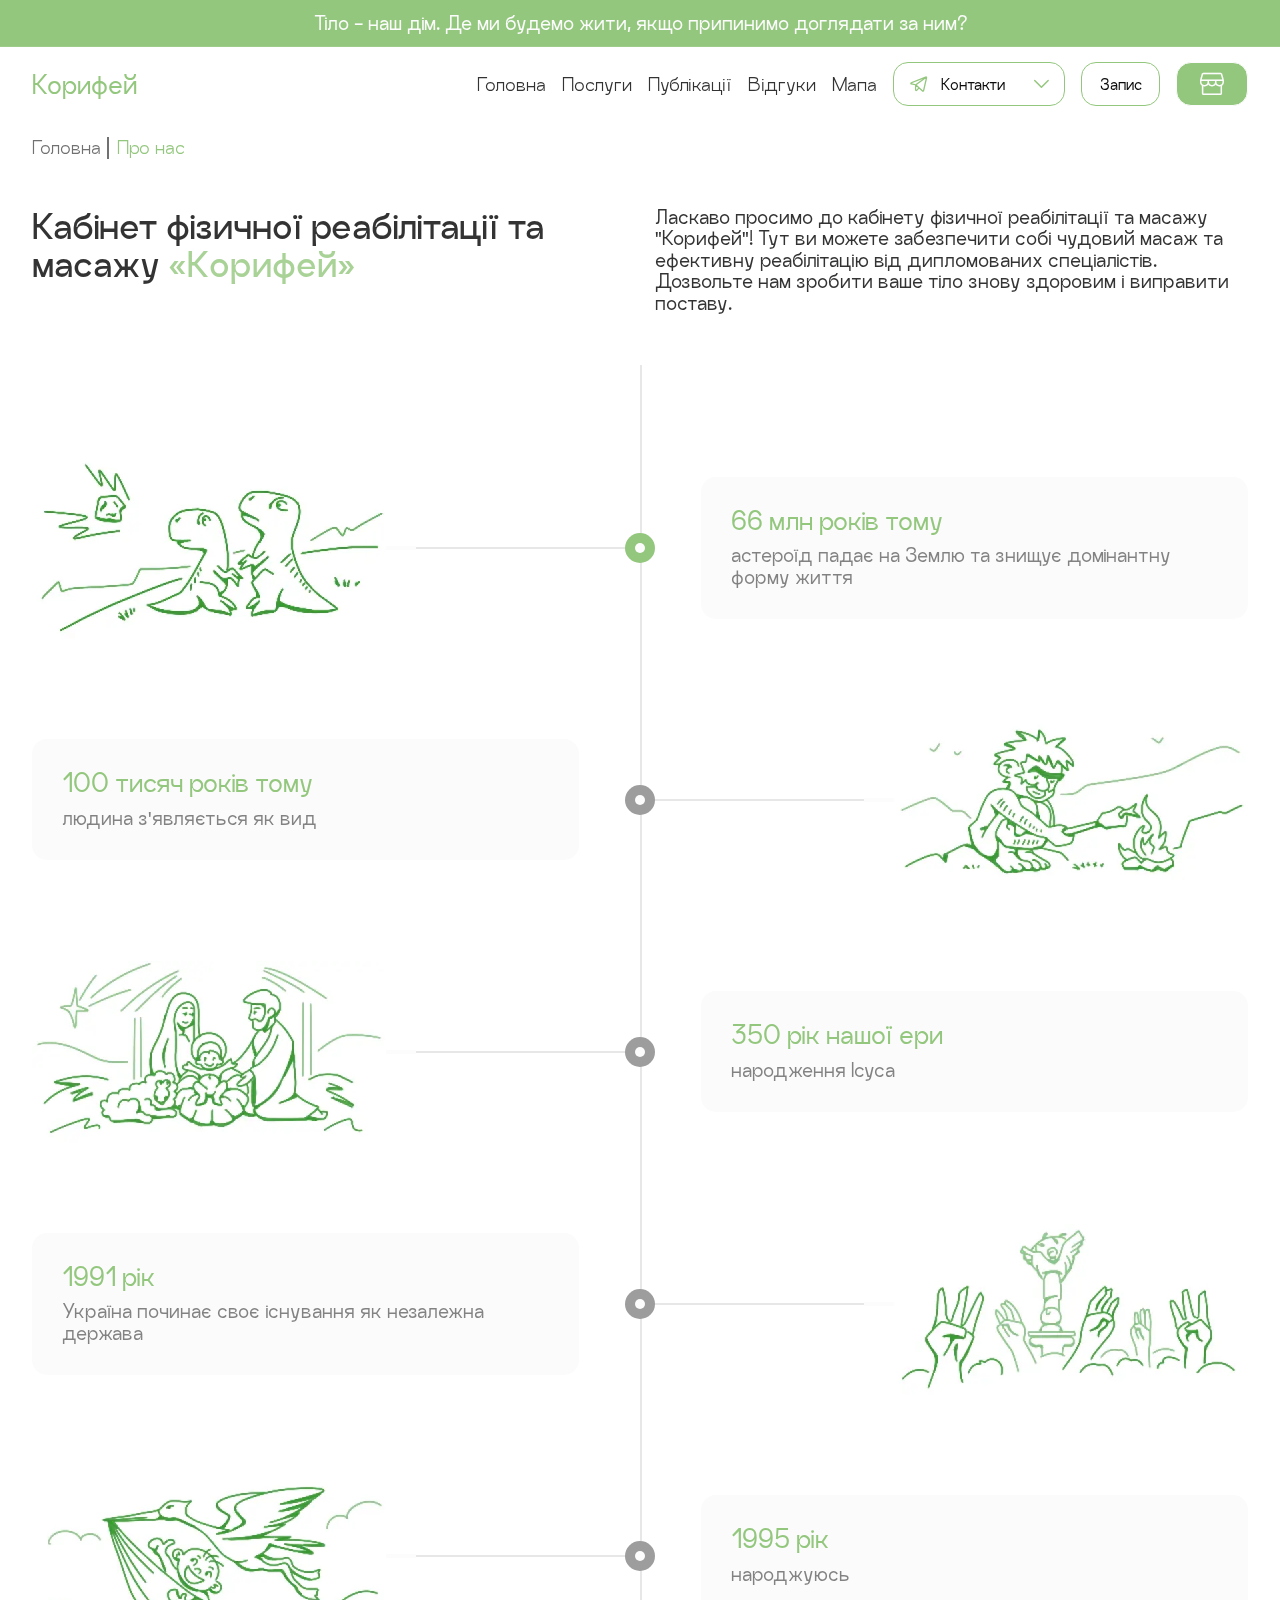
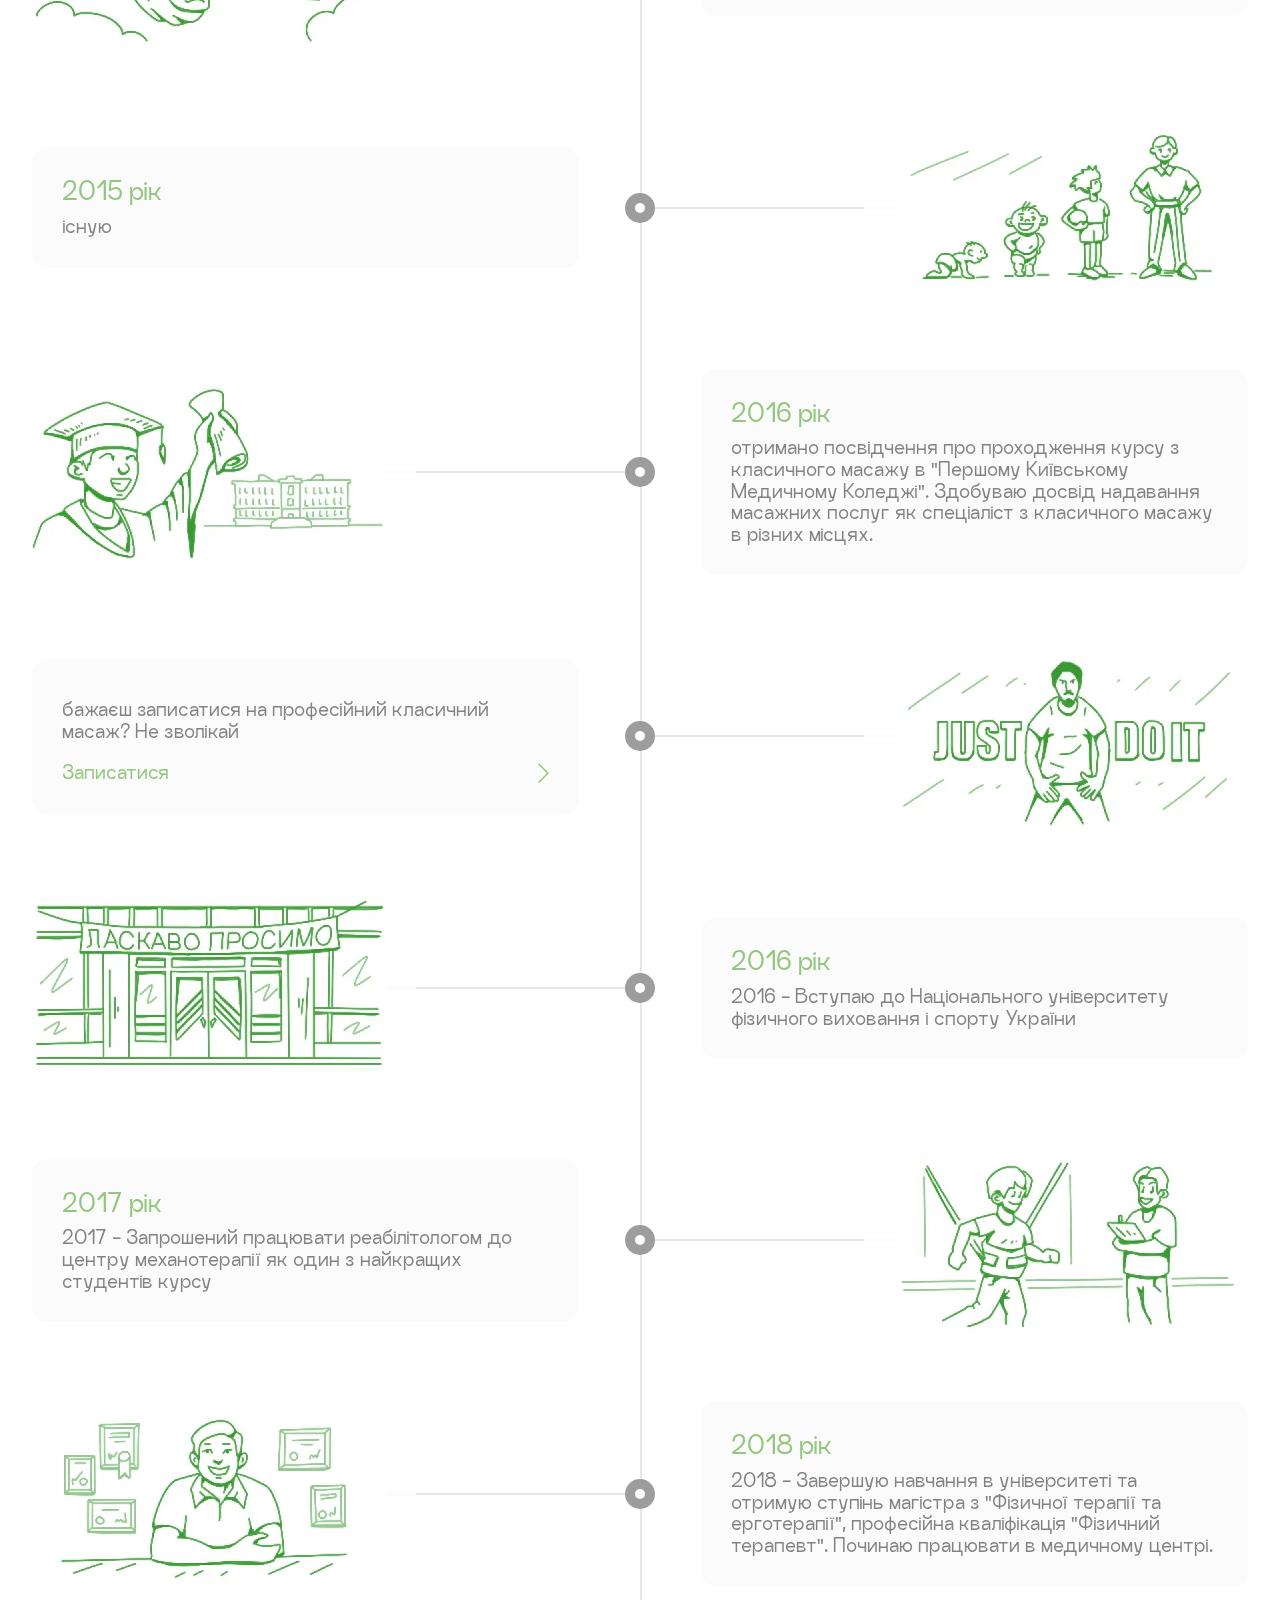
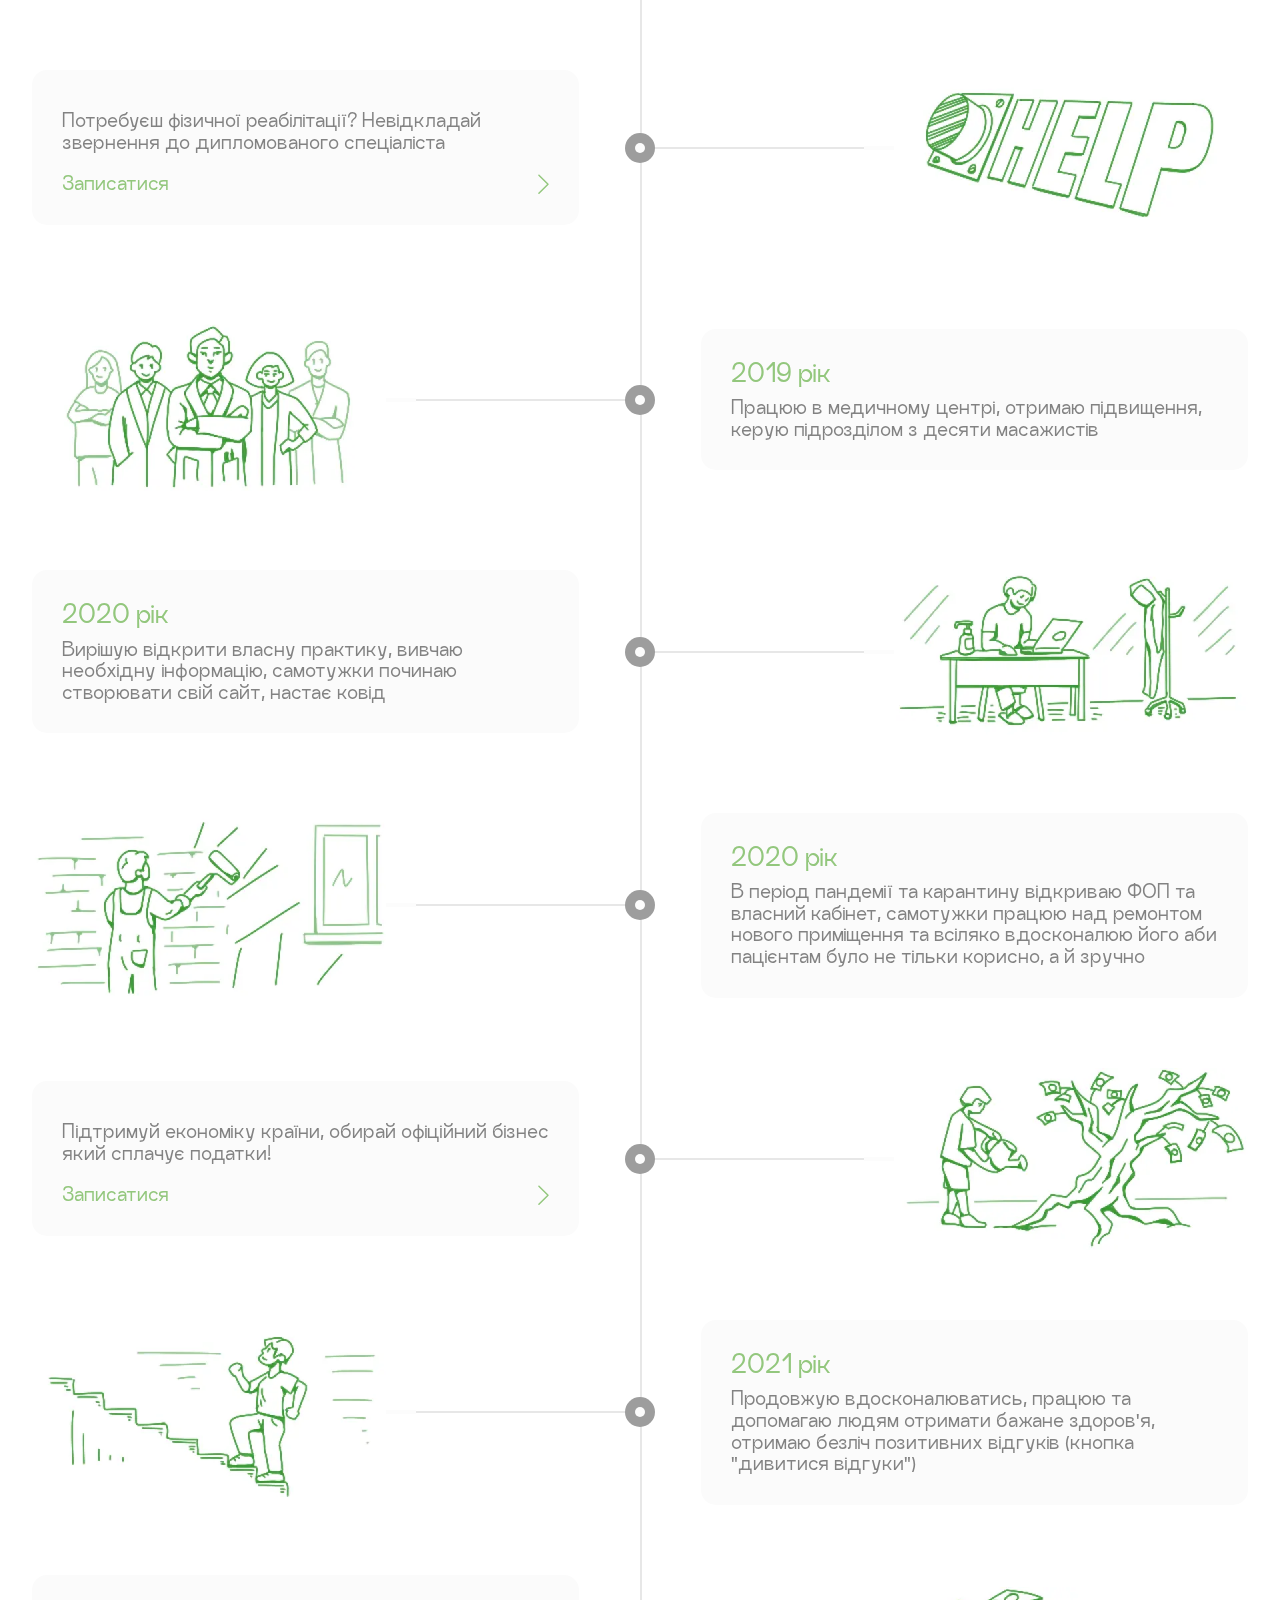
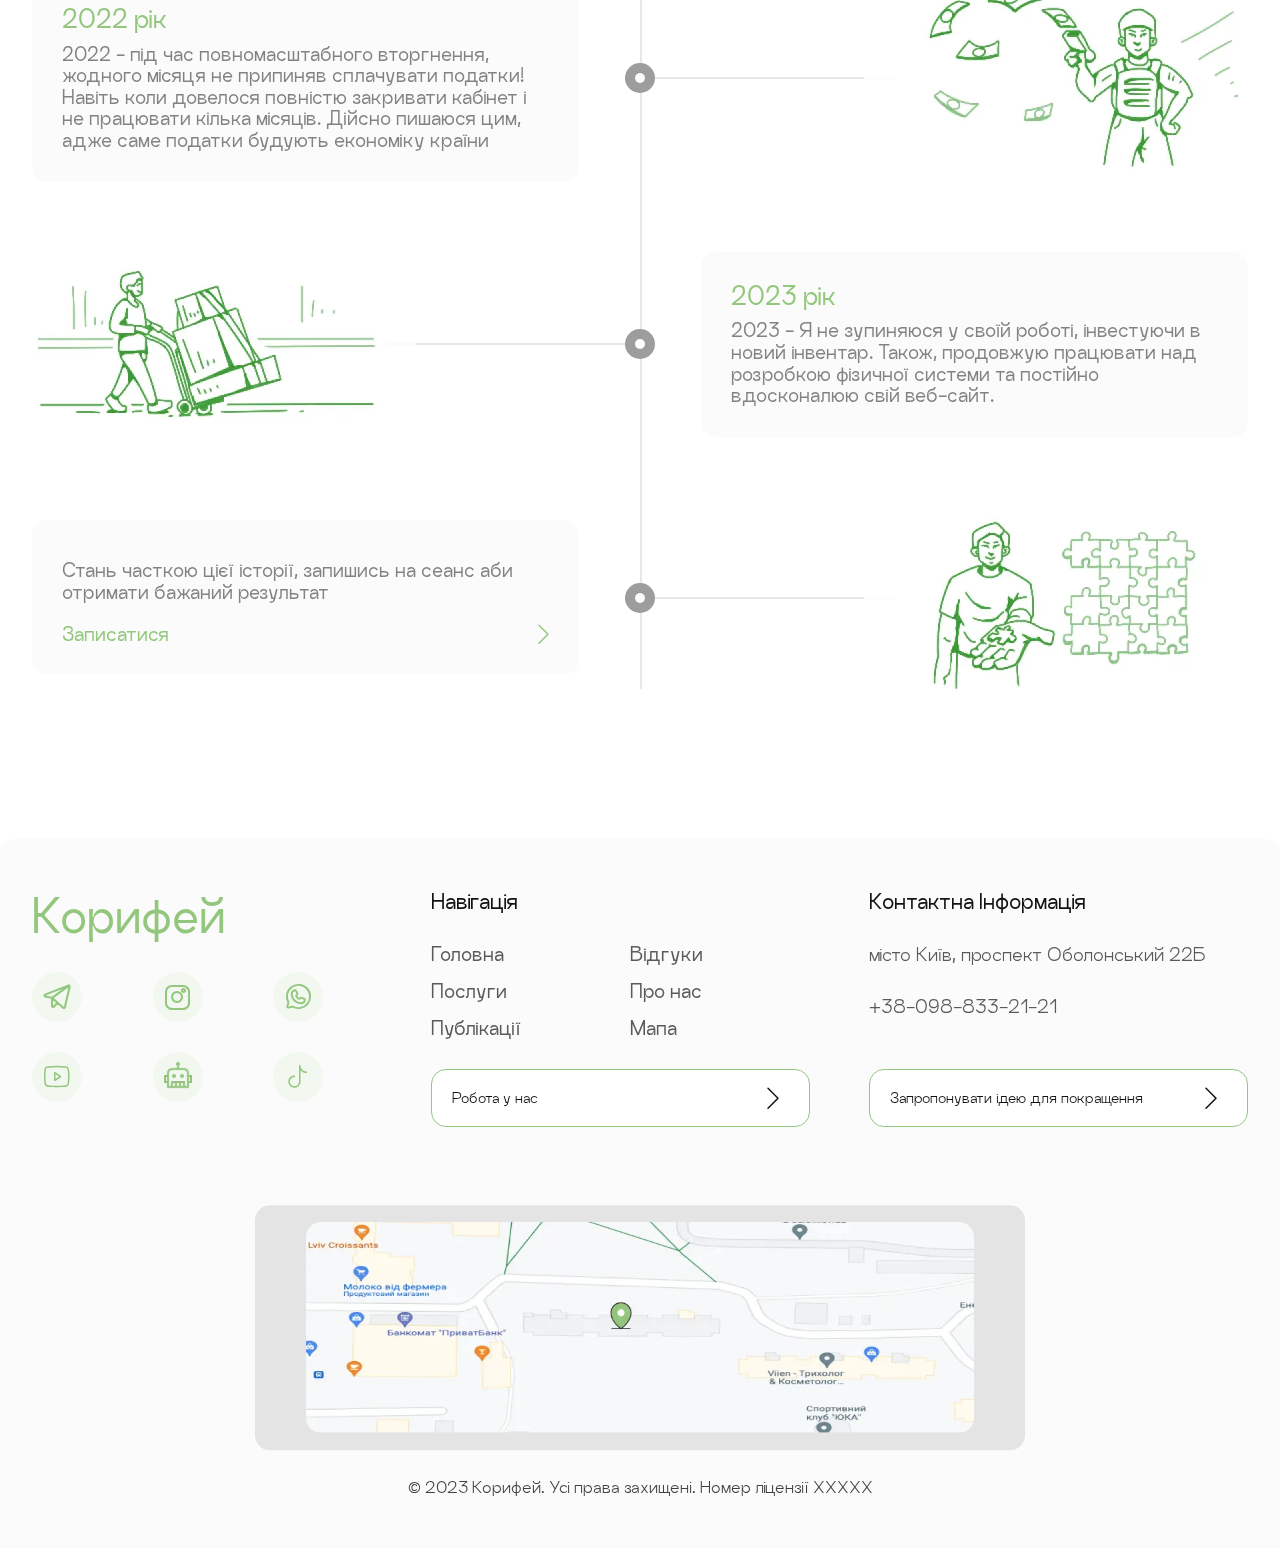
<file: about-us.html>
<!DOCTYPE html>
<html lang="uk">

<head>
	<title>Корифей</title>
	<meta charset="UTF-8">
	<meta name="format-detection" content="telephone=no">
	<!-- <style>body{opacity: 0;}</style> -->
	<link rel="stylesheet" href="css/style.min.css?_v=20230808143751">
	<link rel="shortcut icon" href="favicon.ico">
	<!-- <meta name="robots" content="noindex, nofollow"> -->
	<meta name="viewport" content="width=device-width, initial-scale=1.0">
</head>

<body>
	<div class="wrapper">
		<header data-scroll="160" data-scroll-show class="header">
			<div class="header__top">
				<div class="header__container">
					<div class="header__slogan--wrapp">
						<p class="header__slogan">Тіло - наш дім. Де ми будемо жити, якщо припинимо доглядати за ним?</p>
						<p class="header__slogan">Здоров'я – це найцінніший дар, дбаймо про нього завжди.</p>
						<p class="header__slogan">Ваше тіло – ваша відповідальність: піклуйтеся про нього щодня.</p>
						<p class="header__slogan">Тіло служить вам вірою та правдою, заслуговує на найкращий догляд.</p>
						<p class="header__slogan">Збережіть свій дім – збережіть своє здоров'я и бадьорість духу.</p>
						<p class="header__slogan">Любов до свого тіла – це інвестиція в майбутнє комфортне життя.</p>
						<p class="header__slogan">Кожен крок до здоров'я – крок до щасливого майбутнього.</p>
						<p class="header__slogan">Здоров'я - ключ до відкриття усіх дверей життя.</p>
					</div>
				</div>
			</div>
			<div class="header__main">
				<div class="header__container">
					<div class="header__wrapper">
						<a href="about-us.html" class="header__logo">Корифей</a>
						<div class="header__block">
							<div class="header__wrap">
								<div data-da=".header,991.98,0" class="header__menu menu">
									<div class="menu__overlay"></div>
									<div class="menu__wrap">
										<nav class="menu__body">
											<div class="menu__inner"></div>
											<ul class="menu__list">
												<li class="menu__item">
													<a href="index.html#main" id="main-id" class="menu__link _icon-arrow--2">Головна</a>
												</li>
												<li class="menu__item">
													<a href="index.html#services" id="services-id" class="menu__link _icon-arrow--2">Послуги</a>
												</li>
												<li class="menu__item">
													<a href="publications.html" class="menu__link _icon-arrow--2">Публікації</a>
												</li>
												<li class="menu__item">
													<a href="index.html#reviews" id="reviews-id" class="menu__link _icon-arrow--2">Відгуки</a>
												</li>
												<li class="menu__item">
													<a href="https://goo.gl/maps/5cdohCo5Je6iY4CEA" target="_blank" class="menu__link _icon-arrow--2">Мапа</a>
												</li>
											</ul>
										</nav>
									</div>
								</div>
								<a href="tel:+380988332121" class="header__link--mob btn btn-wg">Подзвонити</a>
								<div data-hover class="header__phones">
									<button data-button type="submit" class="header__button _icon-arrow--1"><span class="header__button--icon _icon-telegram">Контакти</span> </button>
									<ul data-list class="header__list">
										<li data-da=".menu__list,991.98,10" class="header__item">
											<a href="" target="_blank" class="header__link"><span class="header__link--icon _icon-viber"></span><span class="header__link--text">Viber</span></a>
											<a href="" target="_blank" class="header__link"><span class="header__link--icon _icon-telegram"></span><span class="header__link--text">Telegram</span></a>
											<a href="" target="_blank" class="header__link"><span class="header__link--icon _icon-instagram"></span><span class="header__link--text">Instagram</span>
											</a>
											<a href="" target="_blank" class="header__link header__link--youtube"><span class="header__link--icon _icon-youtube"></span></a>
											<a href="tel:+380988332121" class="header__link header__link--phone"><span class="header__link--icon _icon-phone"></span>+38-098-833-21-21</a>
										</li>
									</ul>
								</div>
								<button type="button" class="header__mob"><span class="header__icon-menu"><span></span></span></button>
								<a href="index.html#reviews" id="appointment-id" class="header__appointment btn btn-w">Запис</a>
								<a href="" class="header__storefront btn btn-wg _icon-storefront"></a>
							</div>
						</div>
					</div>
				</div>
			</div>
		</header>
		<main>
			<section class="breadcrumb">
				<div class="breadcrumb__container">
					<ul class="breadcrumb__list--f18">
						<li><a href="index.html" class="breadcrumb__link">Головна</a></li>
						<li class="breadcrumb__active">Про нас</li>
					</ul>
				</div>
			</section>
			<section class="about">
				<div class="about__container">
					<div class="about__top">
						<h3 class="about__title">Кабінет фізичної реабілітації та масажу <span>«Корифей»</span></h3>
						<p class="about__descr--f18">Ласкаво просимо до кабінету фізичної реабілітації та масажу "Корифей"! Тут ви
							можете забезпечити собі чудовий масаж та ефективну реабілітацію від дипломованих спеціалістів. Дозвольте
							нам зробити ваше тіло знову здоровим і виправити поставу.</p>
					</div>
					<div class="about__timeline">
						<ul class="about__list">
							<li class="about__item">
								<div class="about__wrap">
									<div class="about__before">
										<div class="about__image">
											<picture><source srcset="img/about/about-image-01.webp" type="image/webp"><img src="img/about/about-image-01.png" alt=""></picture>
										</div>
									</div>
								</div>
								<div class="about__content">
									<div class="about__content--wrap">
										<h5 class="about__title--f24">66 млн років тому</h5>
										<p class="about__text--f18">астероїд падає на Землю та знищує домінантну форму життя</p>
									</div>
								</div>
							</li>
							<li class="about__item">
								<div class="about__wrap">
									<div class="about__before">
										<div class="about__image">
											<picture><source srcset="img/about/about-image-02.webp" type="image/webp"><img src="img/about/about-image-02.png" alt=""></picture>
										</div>
									</div>
								</div>
								<div class="about__content">
									<div class="about__content--wrap">
										<h5 class="about__title--f24">100 тисяч років тому</h5>
										<p class="about__text--f18">людина з'являється як вид</p>
									</div>
								</div>
							</li>
							<li class="about__item">
								<div class="about__wrap">
									<div class="about__before">
										<div class="about__image">
											<picture><source srcset="img/about/about-image-03.webp" type="image/webp"><img src="img/about/about-image-03.png" alt=""></picture>
										</div>
									</div>
								</div>
								<div class="about__content">
									<div class="about__content--wrap">
										<h5 class="about__title--f24">350 рік нашої ери</h5>
										<p class="about__text--f18">народження Ісуса</p>
									</div>
								</div>
							</li>
							<li class="about__item">
								<div class="about__wrap">
									<div class="about__before">
										<div class="about__image">
											<picture><source srcset="img/about/about-image-04.webp" type="image/webp"><img src="img/about/about-image-04.png" alt=""></picture>
										</div>
									</div>
								</div>
								<div class="about__content">
									<div class="about__content--wrap">
										<h5 class="about__title--f24">1991 рік</h5>
										<p class="about__text--f18">Україна починає своє існування як незалежна держава</p>
									</div>
								</div>
							</li>
							<li class="about__item">
								<div class="about__wrap">
									<div class="about__before">
										<div class="about__image">
											<picture><source srcset="img/about/about-image-05.webp" type="image/webp"><img src="img/about/about-image-05.png" alt=""></picture>
										</div>
									</div>
								</div>
								<div class="about__content">
									<div class="about__content--wrap">
										<h5 class="about__title--f24">1995 рік</h5>
										<p class="about__text--f18">народжуюсь</p>
									</div>
								</div>
							</li>
							<li class="about__item">
								<div class="about__wrap">
									<div class="about__before">
										<div class="about__image">
											<picture><source srcset="img/about/about-image-06.webp" type="image/webp"><img src="img/about/about-image-06.png" alt=""></picture>
										</div>
									</div>
								</div>
								<div class="about__content">
									<div class="about__content--wrap">
										<h5 class="about__title--f24">2015 рік</h5>
										<p class="about__text--f18">існую</p>
									</div>
								</div>
							</li>
							<li class="about__item">
								<div class="about__wrap">
									<div class="about__before">
										<div class="about__image">
											<picture><source srcset="img/about/about-image-07.webp" type="image/webp"><img src="img/about/about-image-07.png" alt=""></picture>
										</div>
									</div>
								</div>
								<div class="about__content">
									<div class="about__content--wrap">
										<h5 class="about__title--f24">2016 рік</h5>
										<p class="about__text--f18">отримано посвідчення про проходження курсу з класичного масажу в
											"Першому
											Київському Медичному Коледжі". Здобуваю досвід надавання масажних послуг як спеціаліст з
											класичного
											масажу в різних місцях.</p>
									</div>
								</div>
							</li>
							<li class="about__item">
								<div class="about__wrap">
									<div class="about__before">
										<div class="about__image">
											<picture><source srcset="img/about/about-image-08.webp" type="image/webp"><img src="img/about/about-image-08.png" alt=""></picture>
										</div>
									</div>
								</div>
								<div class="about__content">
									<div class="about__content--wrap">
										<p class="about__text--f18">бажаєш записатися на професійний класичний масаж? Не зволікай</p>
										<a href="index.html#reviews" class="about__link--f18 _icon-arrow--2">Записатися</a>
									</div>
								</div>
							</li>
							<li class="about__item">
								<div class="about__wrap">
									<div class="about__before">
										<div class="about__image">
											<picture><source srcset="img/about/about-image-09.webp" type="image/webp"><img src="img/about/about-image-09.png" alt=""></picture>
										</div>
									</div>
								</div>
								<div class="about__content">
									<div class="about__content--wrap">
										<h5 class="about__title--f24">2016 рік</h5>
										<p class="about__text--f18">2016 - Вступаю до Національного університету фізичного виховання і
											спорту
											України</p>
									</div>
								</div>
							</li>
							<li class="about__item">
								<div class="about__wrap">
									<div class="about__before">
										<div class="about__image">
											<picture><source srcset="img/about/about-image-10.webp" type="image/webp"><img src="img/about/about-image-10.png" alt=""></picture>
										</div>
									</div>
								</div>
								<div class="about__content">
									<div class="about__content--wrap">
										<h5 class="about__title--f24">2017 рік</h5>
										<p class="about__text--f18">2017 - Запрошений працювати реабілітологом до центру механотерапії як
											один
											з найкращих студентів курсу</p>
									</div>
								</div>
							</li>
							<li class="about__item">
								<div class="about__wrap">
									<div class="about__before">
										<div class="about__image">
											<picture><source srcset="img/about/about-image-11.webp" type="image/webp"><img src="img/about/about-image-11.png" alt=""></picture>
										</div>
									</div>
								</div>
								<div class="about__content">
									<div class="about__content--wrap">
										<h5 class="about__title--f24">2018 рік</h5>
										<p class="about__text--f18">2018 - Завершую навчання в університеті та отримую ступінь магістра з
											"Фізичної терапії та ерготерапії", професійна кваліфікація "Фізичний терапевт". Починаю працювати
											в
											медичному центрі.</p>
									</div>
								</div>
							</li>
							<li class="about__item">
								<div class="about__wrap">
									<div class="about__before">
										<div class="about__image">
											<picture><source srcset="img/about/about-image-12.webp" type="image/webp"><img src="img/about/about-image-12.png" alt=""></picture>
										</div>
									</div>
								</div>
								<div class="about__content">
									<div class="about__content--wrap">
										<p class="about__text--f18">Потребуєш фізичної реабілітації? Невідкладай звернення до дипломованого
											спеціаліста</p>
										<a href="index.html#reviews" class="about__link--f18 _icon-arrow--2">Записатися</a>
									</div>
								</div>
							</li>
							<li class="about__item">
								<div class="about__wrap">
									<div class="about__before">
										<div class="about__image">
											<picture><source srcset="img/about/about-image-13.webp" type="image/webp"><img src="img/about/about-image-13.png" alt=""></picture>
										</div>
									</div>
								</div>
								<div class="about__content">
									<div class="about__content--wrap">
										<h5 class="about__title--f24">2019 рік</h5>
										<p class="about__text--f18">Працюю в медичному центрі, отримаю підвищення, керую підрозділом з
											десяти
											масажистів</p>
									</div>
								</div>
							</li>
							<li class="about__item">
								<div class="about__wrap">
									<div class="about__before">
										<div class="about__image">
											<picture><source srcset="img/about/about-image-14.webp" type="image/webp"><img src="img/about/about-image-14.png" alt=""></picture>
										</div>
									</div>
								</div>
								<div class="about__content">
									<div class="about__content--wrap">
										<h5 class="about__title--f24">2020 рік</h5>
										<p class="about__text--f18">Вирішую відкрити власну практику, вивчаю необхідну інформацію, самотужки
											починаю створювати свій сайт, настає ковід</p>
									</div>
								</div>
							</li>
							<li class="about__item">
								<div class="about__wrap">
									<div class="about__before">
										<div class="about__image">
											<picture><source srcset="img/about/about-image-15.webp" type="image/webp"><img src="img/about/about-image-15.png" alt=""></picture>
										</div>
									</div>
								</div>
								<div class="about__content">
									<div class="about__content--wrap">
										<h5 class="about__title--f24">2020 рік</h5>
										<p class="about__text--f18">В період пандемії та карантину відкриваю ФОП та власний кабінет,
											самотужки
											працюю над ремонтом нового приміщення та всіляко вдосконалюю його аби пацієнтам було не тільки
											корисно, а й зручно</p>
									</div>
								</div>
							</li>
							<li class="about__item">
								<div class="about__wrap">
									<div class="about__before">
										<div class="about__image">
											<picture><source srcset="img/about/about-image-16.webp" type="image/webp"><img src="img/about/about-image-16.png" alt=""></picture>
										</div>
									</div>
								</div>
								<div class="about__content">
									<div class="about__content--wrap">
										<p class="about__text--f18">Підтримуй економіку країни, обирай офіційний бізнес який сплачує
											податки!
										</p>
										<a href="index.html#reviews" class="about__link--f18 _icon-arrow--2">Записатися</a>
									</div>
								</div>
							</li>
							<li class="about__item">
								<div class="about__wrap">
									<div class="about__before">
										<div class="about__image">
											<picture><source srcset="img/about/about-image-17.webp" type="image/webp"><img src="img/about/about-image-17.png" alt=""></picture>
										</div>
									</div>
								</div>
								<div class="about__content">
									<div class="about__content--wrap">
										<h5 class="about__title--f24">2021 рік</h5>
										<p class="about__text--f18">Продовжую вдосконалюватись, працюю та допомагаю людям отримати бажане
											здоров'я, отримаю безліч позитивних відгуків (кнопка "дивитися відгуки")</p>
									</div>
								</div>
							</li>
							<li class="about__item">
								<div class="about__wrap">
									<div class="about__before">
										<div class="about__image">
											<picture><source srcset="img/about/about-image-18.webp" type="image/webp"><img src="img/about/about-image-18.png" alt=""></picture>
										</div>
									</div>
								</div>
								<div class="about__content">
									<div class="about__content--wrap">
										<h5 class="about__title--f24">2022 рік</h5>
										<p class="about__text--f18">2022 - під час повномасштабного вторгнення, жодного місяця не припиняв
											сплачувати податки! Навіть коли довелося повністю закривати кабінет і не працювати кілька місяців.
											Дійсно пишаюся цим, адже саме податки будують економіку країни</p>
									</div>
								</div>
							</li>
							<li class="about__item">
								<div class="about__wrap">
									<div class="about__before">
										<div class="about__image">
											<picture><source srcset="img/about/about-image-19.webp" type="image/webp"><img src="img/about/about-image-19.png" alt=""></picture>
										</div>
									</div>
								</div>
								<div class="about__content">
									<div class="about__content--wrap">
										<h5 class="about__title--f24">2023 рік</h5>
										<p class="about__text--f18">2023 - Я не зупиняюся у своїй роботі, інвестуючи в новий інвентар.
											Також,
											продовжую працювати над розробкою фізичної системи та постійно вдосконалюю свій веб-сайт.</p>
									</div>
								</div>
							</li>
							<li class="about__item">
								<div class="about__wrap">
									<div class="about__before">
										<div class="about__image">
											<picture><source srcset="img/about/about-image-20.webp" type="image/webp"><img src="img/about/about-image-20.png" alt=""></picture>
										</div>
									</div>
								</div>
								<div class="about__content">
									<div class="about__content--wrap">
										<p class="about__text--f18">Стань часткою цієї історії, запишись на сеанс аби отримати бажаний
											результат</p>
										<a href="index.html#reviews" class="about__link--f18 _icon-arrow--2">Записатися</a>
									</div>
							</li>
						</ul>
					</div>
				</div>
			</section>
		</main>
		<footer class="footer">
			<div class="footer__container">
				<div class="footer__wrapper">
					<div class="footer__column">
						<a href="about-us.html" class="footer__logo">Корифей</a>
						<div class="footer__socials">
							<div class="footer__social--wrap">
								<a href="" target="_blank" class="footer__social _icon-telegram"></a>
							</div>
							<div class="footer__social--wrap">
								<a href="" target="_blank" class="footer__social _icon-instagram"></a>
							</div>
							<div class="footer__social--wrap">
								<a href="" target="_blank" class="footer__social _icon-viber"></a>
							</div>
							<div class="footer__social--wrap">
								<a href="" target="_blank" class="footer__social _icon-youtube"></a>
							</div>
							<div class="footer__social--wrap">
								<a href="" target="_blank" class="footer__social _icon-robot"></a>
							</div>
							<div class="footer__social--wrap">
								<a href="" target="_blank" class="footer__social _icon-tiktok"></a>
							</div>
						</div>
					</div>
					<div class="footer__column">
						<h6 class="footer__title">Навігація</h6>
						<nav class="footer__menu">
							<ul class="footer__list--f18">
								<li class="footer__item">
									<a href="index.html#main" id="main-f" class="footer__link">Головна</a>
								</li>
								<li class="footer__item">
									<a href="index.html#reviews" id="reviews-f" class="footer__link">Відгуки</a>
								</li>
								<li class="footer__item">
									<a href="index.html#services" id="services-f" class="footer__link">Послуги</a>
								</li>
								<li class="footer__item">
									<a href="about-us.html" class="footer__link">Про нас</a>
								</li>
								<li class="footer__item">
									<a href="publications.html" class="footer__link">Публікації</a>
								</li>
								<li class="footer__item">
									<a href="https://goo.gl/maps/5cdohCo5Je6iY4CEA" target="_blank" class="footer__link">Мапа</a>
								</li>
							</ul>
						</nav>
						<a href="" target="_blank" class="footer__button btn btn-w _icon-arrow--2">Робота у нас</a>
					</div>
					<div class="footer__column">
						<h6 class="footer__title">Контактна інформація</h6>
						<div class="footer__contacts">
							<a href="https://goo.gl/maps/5cdohCo5Je6iY4CEA" target="_blank" class="footer__location--f18">місто Київ,
								проспект Оболонський 22Б</a>
							<a href="tel:+380988332121" class="footer__phone--f18">+38-098-833-21-21</a>
						</div>
						<a href="" target="_blank" class="footer__button btn btn-w _icon-arrow--2">Запропонувати ідею для
							покращення</a>
					</div>
					<div class="footer__column">
						<a href="https://goo.gl/maps/5cdohCo5Je6iY4CEA" target="_blank" class="footer__image">
							<picture><source srcset="img/pictures/map-pc.webp" type="image/webp"><img class="footer__img footer__img--pc" src="img/pictures/map-pc.png" alt="Карта"></picture>
							<picture><source srcset="img/pictures/map-tablet.webp" type="image/webp"><img class="footer__img footer__img--tablet" src="img/pictures/map-tablet.png" alt="Карта"></picture>
							<picture><source srcset="img/pictures/map-mob.webp" type="image/webp"><img class="footer__img footer__img-mob" src="img/pictures/map-mob.png" alt="Карта"></picture>
						</a>
					</div>
				</div>
			</div>
			<div class="footer__container">
				<p class="footer__allright">© 2023 Корифей. Усі права захищені. Номер ліцензії ХХХХХ</p>
			</div>
	</div>
	</footer>
	</div>
	<script src="js/app.min.js?_v=20230808143751"></script>
</body>

</html>
</file>
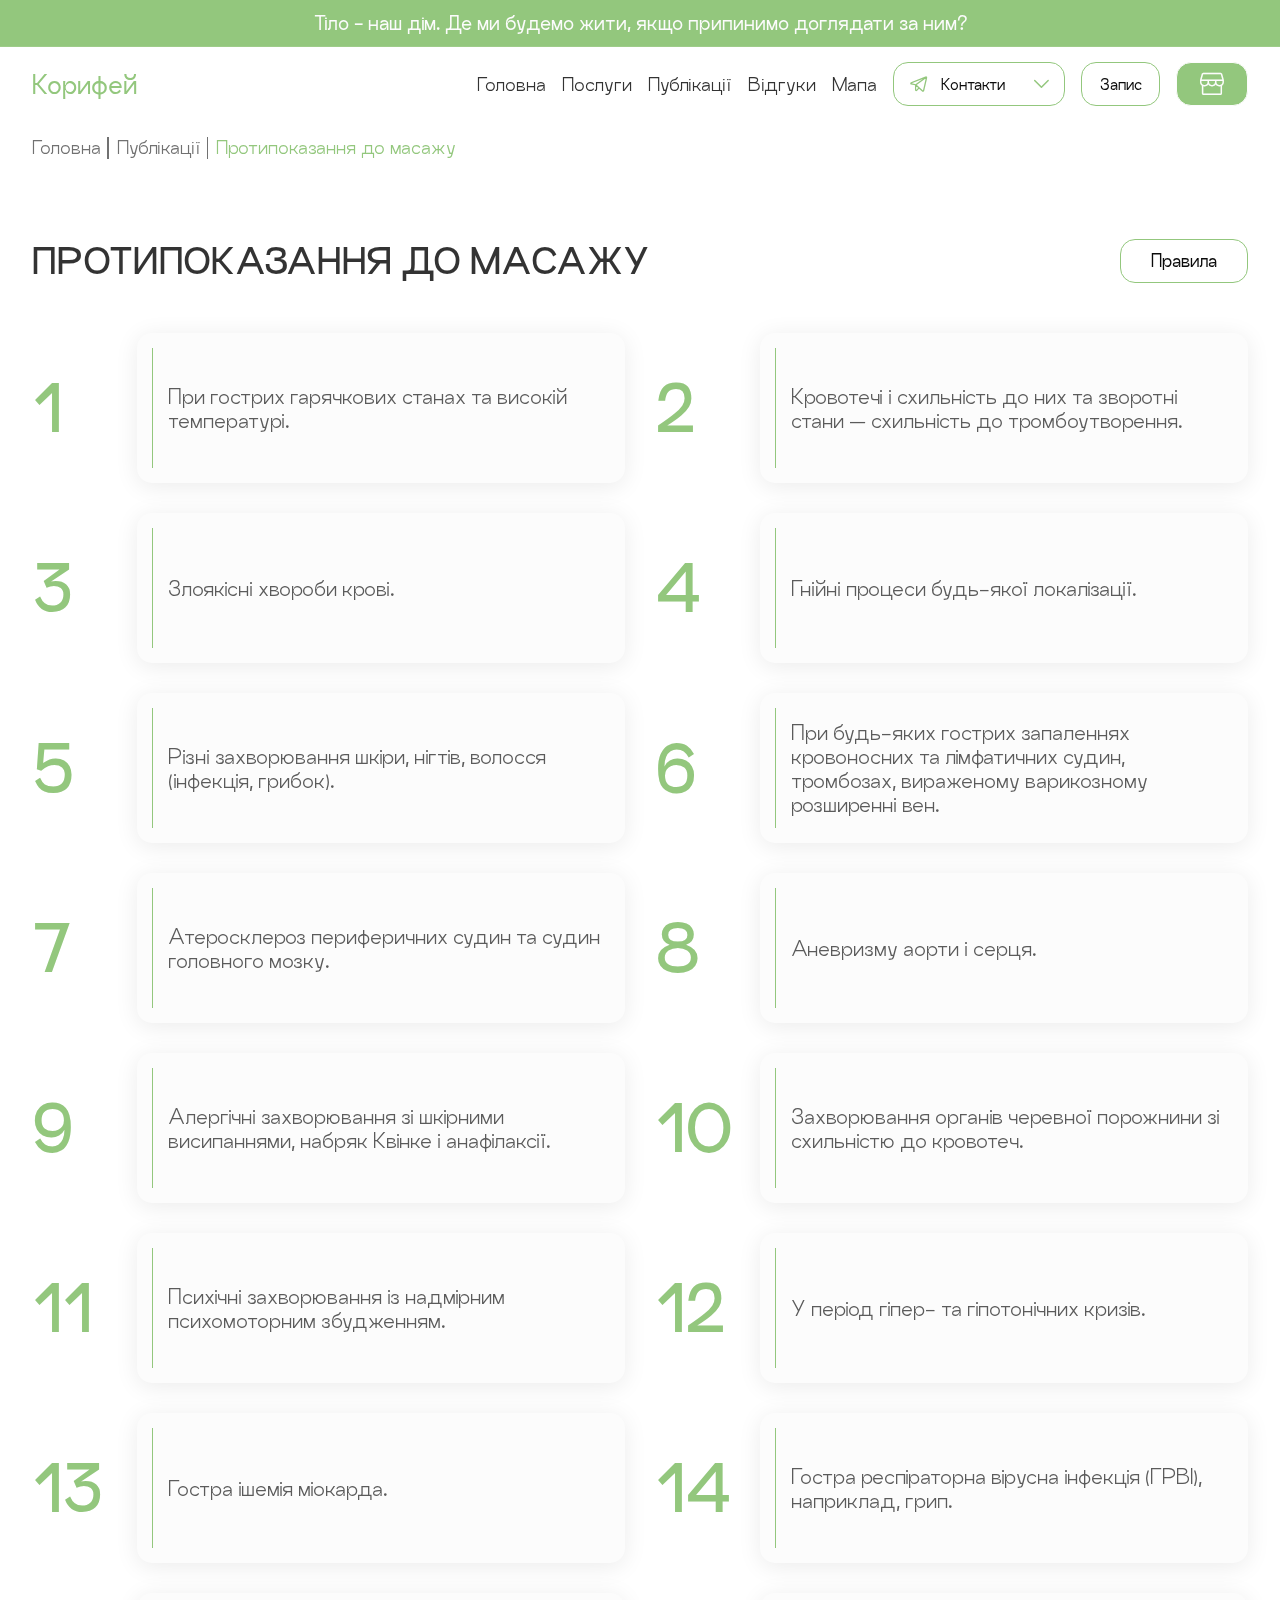
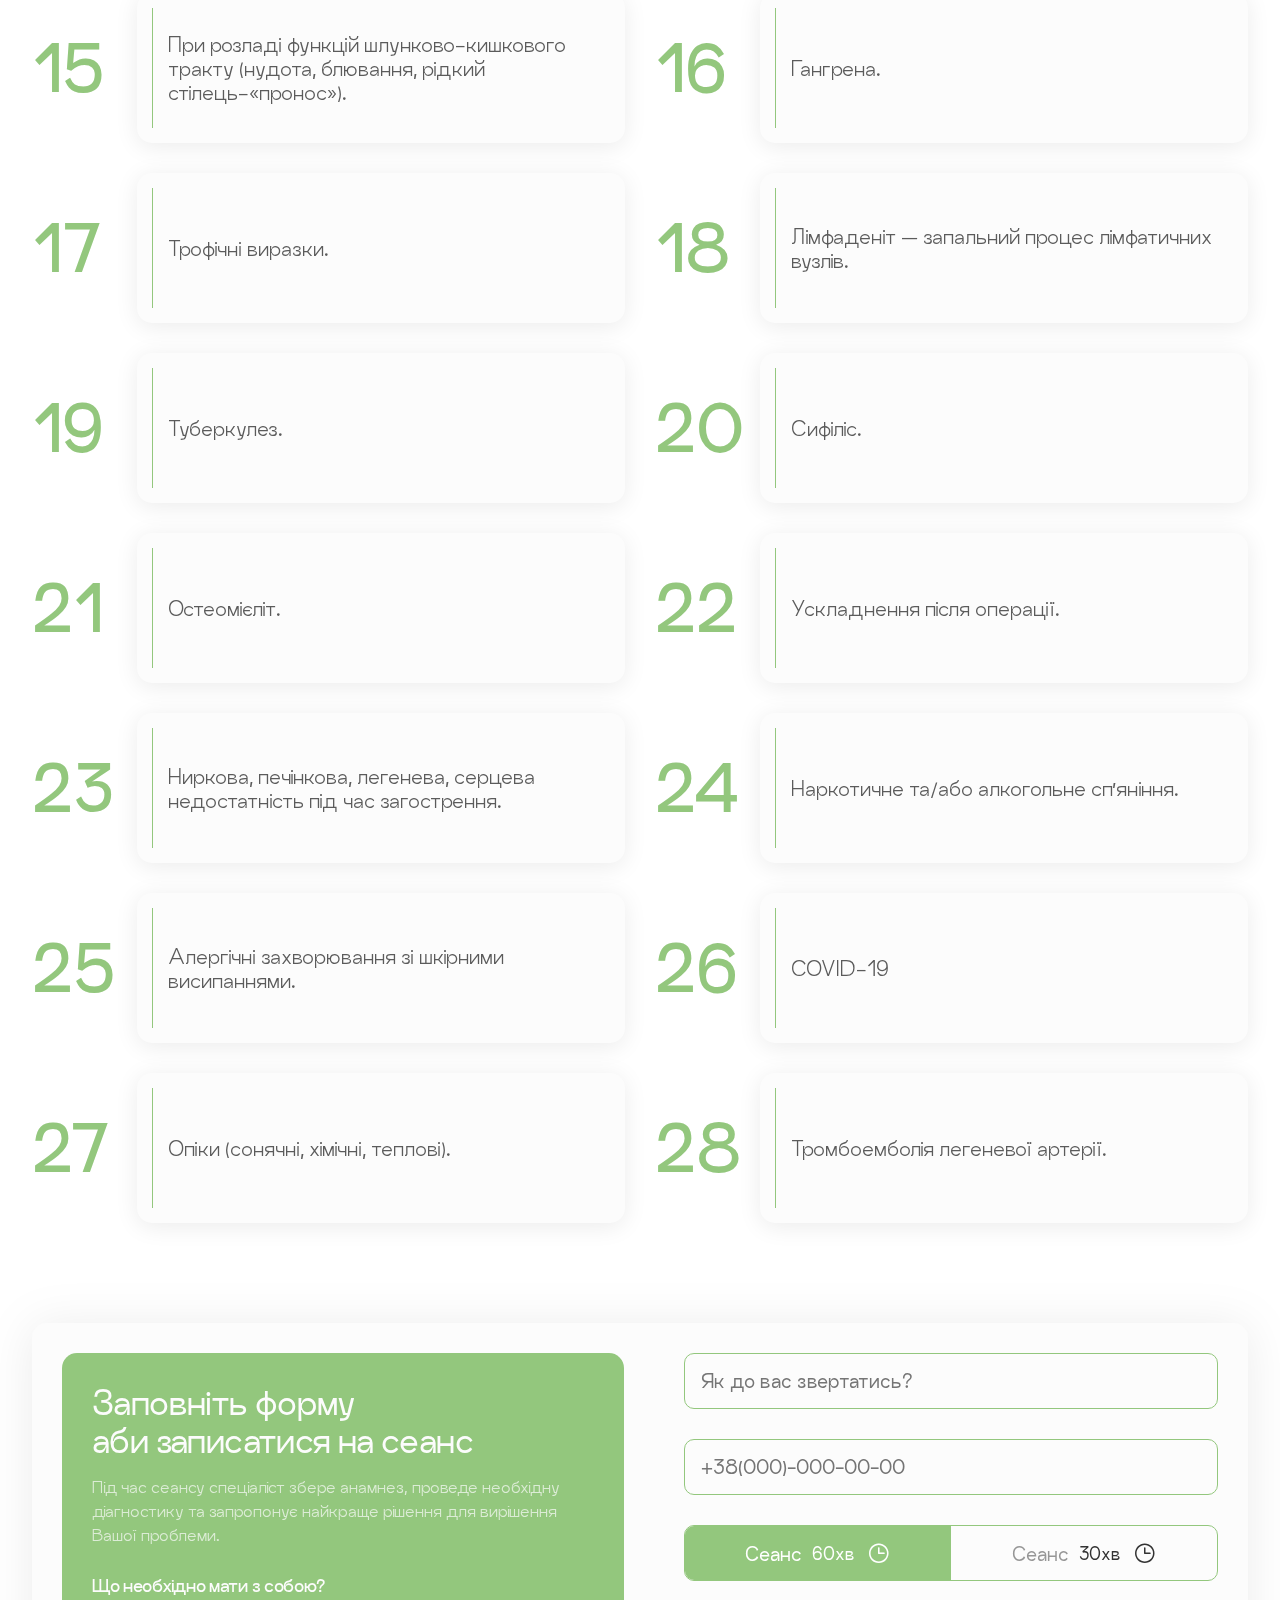
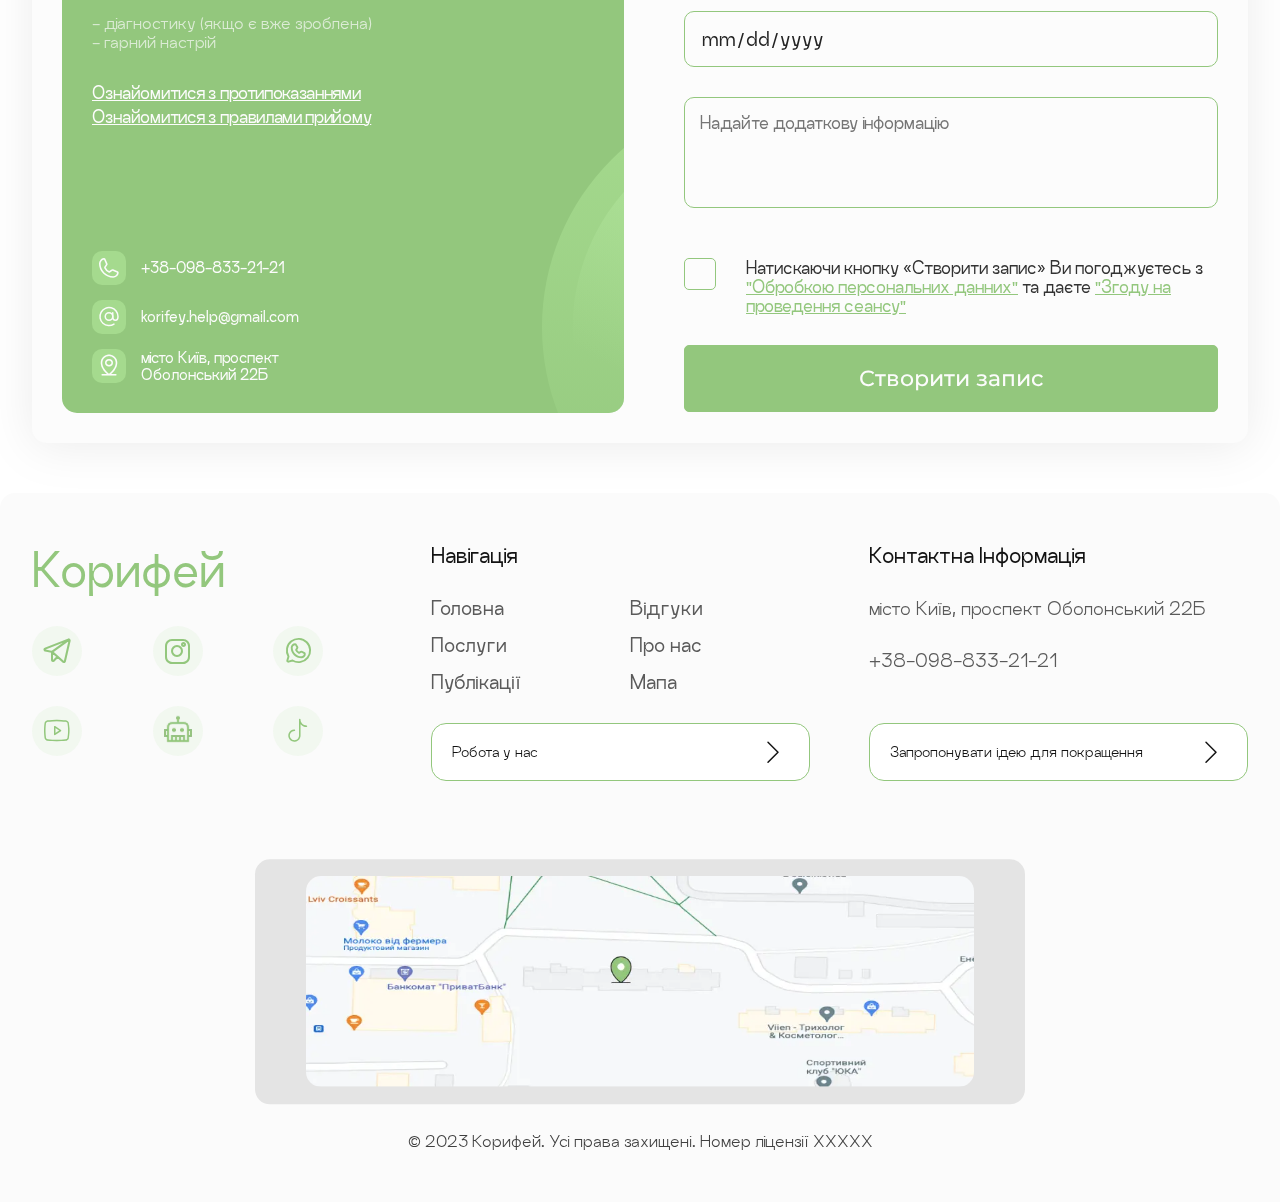
<file: contraindications.html>
<!DOCTYPE html>
<html lang="uk">

<head>
	<title>Корифей</title>
	<meta charset="UTF-8">
	<meta name="format-detection" content="telephone=no">
	<!-- <style>body{opacity: 0;}</style> -->
	<link rel="stylesheet" href="css/style.min.css?_v=20230808143751">
	<link rel="shortcut icon" href="favicon.ico">
	<!-- <meta name="robots" content="noindex, nofollow"> -->
	<meta name="viewport" content="width=device-width, initial-scale=1.0">
</head>

<body>
	<div class="wrapper">
		<header data-scroll="160" data-scroll-show class="header">
			<div class="header__top">
				<div class="header__container">
					<div class="header__slogan--wrapp">
						<p class="header__slogan">Тіло - наш дім. Де ми будемо жити, якщо припинимо доглядати за ним?</p>
						<p class="header__slogan">Здоров'я – це найцінніший дар, дбаймо про нього завжди.</p>
						<p class="header__slogan">Ваше тіло – ваша відповідальність: піклуйтеся про нього щодня.</p>
						<p class="header__slogan">Тіло служить вам вірою та правдою, заслуговує на найкращий догляд.</p>
						<p class="header__slogan">Збережіть свій дім – збережіть своє здоров'я и бадьорість духу.</p>
						<p class="header__slogan">Любов до свого тіла – це інвестиція в майбутнє комфортне життя.</p>
						<p class="header__slogan">Кожен крок до здоров'я – крок до щасливого майбутнього.</p>
						<p class="header__slogan">Здоров'я - ключ до відкриття усіх дверей життя.</p>
					</div>
				</div>
			</div>
			<div class="header__main">
				<div class="header__container">
					<div class="header__wrapper">
						<a href="about-us.html" class="header__logo">Корифей</a>
						<div class="header__block">
							<div class="header__wrap">
								<div data-da=".header,991.98,0" class="header__menu menu">
									<div class="menu__overlay"></div>
									<div class="menu__wrap">
										<nav class="menu__body">
											<div class="menu__inner"></div>
											<ul class="menu__list">
												<li class="menu__item">
													<a href="index.html#main" id="main-id" class="menu__link _icon-arrow--2">Головна</a>
												</li>
												<li class="menu__item">
													<a href="index.html#services" id="services-id" class="menu__link _icon-arrow--2">Послуги</a>
												</li>
												<li class="menu__item">
													<a href="publications.html" class="menu__link _icon-arrow--2">Публікації</a>
												</li>
												<li class="menu__item">
													<a href="index.html#reviews" id="reviews-id" class="menu__link _icon-arrow--2">Відгуки</a>
												</li>
												<li class="menu__item">
													<a href="https://goo.gl/maps/5cdohCo5Je6iY4CEA" target="_blank" class="menu__link _icon-arrow--2">Мапа</a>
												</li>
											</ul>
										</nav>
									</div>
								</div>
								<a href="tel:+380988332121" class="header__link--mob btn btn-wg">Подзвонити</a>
								<div data-hover class="header__phones">
									<button data-button type="submit" class="header__button _icon-arrow--1"><span class="header__button--icon _icon-telegram">Контакти</span> </button>
									<ul data-list class="header__list">
										<li data-da=".menu__list,991.98,10" class="header__item">
											<a href="" target="_blank" class="header__link"><span class="header__link--icon _icon-viber"></span><span class="header__link--text">Viber</span></a>
											<a href="" target="_blank" class="header__link"><span class="header__link--icon _icon-telegram"></span><span class="header__link--text">Telegram</span></a>
											<a href="" target="_blank" class="header__link"><span class="header__link--icon _icon-instagram"></span><span class="header__link--text">Instagram</span>
											</a>
											<a href="" target="_blank" class="header__link header__link--youtube"><span class="header__link--icon _icon-youtube"></span></a>
											<a href="tel:+380988332121" class="header__link header__link--phone"><span class="header__link--icon _icon-phone"></span>+38-098-833-21-21</a>
										</li>
									</ul>
								</div>
								<button type="button" class="header__mob"><span class="header__icon-menu"><span></span></span></button>
								<a href="index.html#reviews" id="appointment-id" class="header__appointment btn btn-w">Запис</a>
								<a href="" class="header__storefront btn btn-wg _icon-storefront"></a>
							</div>
						</div>
					</div>
				</div>
			</div>
		</header>
		<main>
			<section class="breadcrumb">
				<div class="breadcrumb__container">
					<ul class="breadcrumb__list--f18">
						<li><a href="index.html" class="breadcrumb__link">Головна</a></li>
						<li><a href="publications.html" class="breadcrumb__link">Публікації</a></li>
						<li class="breadcrumb__active">Протипоказання до масажу</li>
					</ul>
				</div>
			</section>
			<section class="rules">
				<div class="rules__container">
					<div class="rules__row">
						<h2 class="rules__title">Протипоказання до масажу</h2>
						<a href="rules.html" class="rules__button btn btn-w">Правила</a>
					</div>
					<div class="rules__wrapper">
						<div class="rules__item">
							<div class="rules__count">1</div>
							<div class="rules__wrap">
								<div class="rules__inner">
									<p class="rules__text">При гострих гарячкових станах та високій температурі.</p>
								</div>
							</div>
						</div>
						<div class="rules__item">
							<div class="rules__count">2</div>
							<div class="rules__wrap">
								<div class="rules__inner">
									<p class="rules__text">Кровотечі і схильність до них та зворотні стани — схильність до
										тромбоутворення.</p>
								</div>
							</div>
						</div>
						<div class="rules__item">
							<div class="rules__count">3</div>
							<div class="rules__wrap">
								<div class="rules__inner">
									<p class="rules__text">Злоякісні хвороби крові.</p>
								</div>
							</div>
						</div>
						<div class="rules__item">
							<div class="rules__count">4</div>
							<div class="rules__wrap">
								<div class="rules__inner">
									<p class="rules__text">Гнійні процеси будь-якої локалізації.</p>
								</div>
							</div>
						</div>
						<div class="rules__item">
							<div class="rules__count">5</div>
							<div class="rules__wrap">
								<div class="rules__inner">
									<p class="rules__text">Різні захворювання шкіри, нігтів, волосся (інфекція, грибок).</p>
								</div>
							</div>
						</div>
						<div class="rules__item">
							<div class="rules__count">6</div>
							<div class="rules__wrap">
								<div class="rules__inner">
									<p class="rules__text">При будь-яких гострих запаленнях кровоносних та лімфатичних судин, тромбозах,
										вираженому варикозному розширенні вен.</p>
								</div>
							</div>
						</div>
						<div class="rules__item">
							<div class="rules__count">7</div>
							<div class="rules__wrap">
								<div class="rules__inner">
									<p class="rules__text">Атеросклероз периферичних судин та судин головного мозку.</p>
								</div>
							</div>
						</div>
						<div class="rules__item">
							<div class="rules__count">8</div>
							<div class="rules__wrap">
								<div class="rules__inner">
									<p class="rules__text">Аневризму аорти і серця.</p>
								</div>
							</div>
						</div>
						<div class="rules__item">
							<div class="rules__count">9</div>
							<div class="rules__wrap">
								<div class="rules__inner">
									<p class="rules__text">Алергічні захворювання зі шкірними висипаннями, набряк Квінке і анафілаксії.
									</p>
								</div>
							</div>
						</div>
						<div class="rules__item">
							<div class="rules__count">10</div>
							<div class="rules__wrap">
								<div class="rules__inner">
									<p class="rules__text">Захворювання органів черевної порожнини зі схильністю до кровотеч.</p>
								</div>
							</div>
						</div>
						<div class="rules__item">
							<div class="rules__count">11</div>
							<div class="rules__wrap">
								<div class="rules__inner">
									<p class="rules__text">Психічні захворювання із надмірним психомоторним збудженням.</p>
								</div>
							</div>
						</div>
						<div class="rules__item">
							<div class="rules__count">12</div>
							<div class="rules__wrap">
								<div class="rules__inner">
									<p class="rules__text">У період гіпер- та гіпотонічних кризів.</p>
								</div>
							</div>
						</div>
						<div class="rules__item">
							<div class="rules__count">13</div>
							<div class="rules__wrap">
								<div class="rules__inner">
									<p class="rules__text">Гостра ішемія міокарда.</p>
								</div>
							</div>
						</div>
						<div class="rules__item">
							<div class="rules__count">14</div>
							<div class="rules__wrap">
								<div class="rules__inner">
									<p class="rules__text">Гостра респіраторна вірусна інфекція (ГРВІ), наприклад, грип.</p>
								</div>
							</div>
						</div>
						<div class="rules__item">
							<div class="rules__count">15</div>
							<div class="rules__wrap">
								<div class="rules__inner">
									<p class="rules__text">При розладі функцій шлунково-кишкового тракту (нудота, блювання, рідкий
										стілець-«пронос»).</p>
								</div>
							</div>
						</div>
						<div class="rules__item">
							<div class="rules__count">16</div>
							<div class="rules__wrap">
								<div class="rules__inner">
									<p class="rules__text">Гангрена.</p>
								</div>
							</div>
						</div>
						<div class="rules__item">
							<div class="rules__count">17</div>
							<div class="rules__wrap">
								<div class="rules__inner">
									<p class="rules__text">Трофічні виразки.</p>
								</div>
							</div>
						</div>
						<div class="rules__item">
							<div class="rules__count">18</div>
							<div class="rules__wrap">
								<div class="rules__inner">
									<p class="rules__text">Лімфаденіт — запальний процес лімфатичних вузлів.</p>
								</div>
							</div>
						</div>
						<div class="rules__item">
							<div class="rules__count">19</div>
							<div class="rules__wrap">
								<div class="rules__inner">
									<p class="rules__text">Туберкулез.</p>
								</div>
							</div>
						</div>
						<div class="rules__item">
							<div class="rules__count">20</div>
							<div class="rules__wrap">
								<div class="rules__inner">
									<p class="rules__text">Сифіліс.</p>
								</div>
							</div>
						</div>
						<div class="rules__item">
							<div class="rules__count">21</div>
							<div class="rules__wrap">
								<div class="rules__inner">
									<p class="rules__text">Остеомієліт.</p>
								</div>
							</div>
						</div>
						<div class="rules__item">
							<div class="rules__count">22</div>
							<div class="rules__wrap">
								<div class="rules__inner">
									<p class="rules__text">Ускладнення після операції.</p>
								</div>
							</div>
						</div>
						<div class="rules__item">
							<div class="rules__count">23</div>
							<div class="rules__wrap">
								<div class="rules__inner">
									<p class="rules__text">Ниркова, печінкова, легенева, серцева недостатність під час загострення.</p>
								</div>
							</div>
						</div>
						<div class="rules__item">
							<div class="rules__count">24</div>
							<div class="rules__wrap">
								<div class="rules__inner">
									<p class="rules__text">Наркотичне та/або алкогольне сп’яніння.</p>
								</div>
							</div>
						</div>
						<div class="rules__item">
							<div class="rules__count">25</div>
							<div class="rules__wrap">
								<div class="rules__inner">
									<p class="rules__text">Алергічні захворювання зі шкірними висипаннями.</p>
								</div>
							</div>
						</div>
						<div class="rules__item">
							<div class="rules__count">26</div>
							<div class="rules__wrap">
								<div class="rules__inner">
									<p class="rules__text">COVID-19</p>
								</div>
							</div>
						</div>
						<div class="rules__item">
							<div class="rules__count">27</div>
							<div class="rules__wrap">
								<div class="rules__inner">
									<p class="rules__text">Опіки (сонячні, хімічні, теплові).</p>
								</div>
							</div>
						</div>
						<div class="rules__item">
							<div class="rules__count">28</div>
							<div class="rules__wrap">
								<div class="rules__inner">
									<p class="rules__text">Тромбоемболія легеневої артерії.</p>
								</div>
							</div>
						</div>
					</div>
				</div>
			</section>
			<section class="form">
				<div class="form__container">
					<div class="form__wrapper">
						<div class="form__content">
							<div class="form__top">
								<h3 class="form__title--top">Заповніть форму<br>
									аби записатися на сеанс</h3>
								<p class="form__text">Під час сеансу спеціаліст збере анамнез, проведе необхідну діагностику та
									запропонує
									найкраще рішення для вирішення Вашої проблеми.</p>
								<p class="form__title">Що необхідно мати з собою?</p>
								<ul class="form__list">
									<li class="form__item">- діагностику (якщо є вже зроблена)</li>
									<li class="form__item">- гарний настрій</li>
								</ul>
								<a href="contraindications.html" class="form__link">Ознайомитися з протипоказаннями</a>
								<a href="rules.html" class="form__link">Ознайомитися з правилами прийому</a>
							</div>
							<div class="form__bottom">
								<div class="form__row">
									<div class="form__cover">
										<div class="form__icon _icon-phone-w"></div>
									</div>
									<a href="tel:+380988332121" class="form__contact">+38-098-833-21-21</a>
								</div>
								<div class="form__row">
									<div class="form__cover">
										<div class="form__icon _icon-at"></div>
									</div>
									<a href="mailto:korifey.help@gmail.com" class="form__contact">korifey.help@gmail.com</a>
								</div>
								<div class="form__row">
									<div class="form__cover">
										<div class="form__icon _icon-location"></div>
									</div>
									<a href="https://goo.gl/maps/5cdohCo5Je6iY4CEA" class="form__contact">місто Київ, проспект
										Оболонський 22Б</a>
								</div>
							</div>
						</div>
						<div class="form__column">
							<form action="#" data-dev class="form__data data">
								<input data-required data-validate class="data__input" name="name" type="text" placeholder="Як до вас звертатись?">
								<input data-required data-validate class="data__input phone-mask" name="tel" type="tel" placeholder="+38(000)-000-00-00">
								<div class="data__options options">
									<div class="options__item">
										<input id="time_1" class="options__input" checked type="radio" value="time-1" name="time">
										<label for="time_1" class="options__label">
											<div class="options__text"><span class="options__light">Сеанс</span><span class="options__icon _icon-clock">60хв</span></div>
										</label>
									</div>
									<div class="options__item">
										<input id="time_2" class="options__input" type="radio" value="time-2" name="time">
										<label for="time_2" class="options__label">
											<div class="options__text"><span class="options__light">Сеанс</span><span class="options__icon _icon-clock">30хв</span></div>
										</label>
									</div>
								</div>
								<input data-required data-validate class="data__input data__input--calendar" name="date" type="date" placeholder="Виберіть дату">
								<textarea data-required data-validate class="data__textarea" name="text" placeholder="Надайте додаткову інформацію"></textarea>
								<div class="data__item">
									<input id="rm" type="checkbox" class="data__checkbox--input">
									<label for="rm" class="data__checkbox--label"></label>
									<p class="data__checkbox--text">Натискаючи кнопку «Створити запис» Ви погоджуєтесь з <a href="">"Обробкою персональних данних"</a> та даєте <a href="">"Згоду на проведення сеансу"</a>
									</p>
								</div>
								<button type="submit" class="data__button data__button--sending btn">Створити запис</button>
							</form>
							<div class="form__success success">
								<div class="success__image">
									<picture><source srcset="img/pictures/form-bg.webp" type="image/webp"><img src="img/pictures/form-bg.png" alt=""></picture>
								</div>
								<p class="success__text">Віталій, Запис створено на <span>20.05.23, о 18:00,</span> очікуємо Вас
								</p>
								<a href="about-us.html" class="success__link btn">Про нас</a>
							</div>
						</div>
					</div>
				</div>
			</section>
		</main>
		<footer class="footer">
			<div class="footer__container">
				<div class="footer__wrapper">
					<div class="footer__column">
						<a href="about-us.html" class="footer__logo">Корифей</a>
						<div class="footer__socials">
							<div class="footer__social--wrap">
								<a href="" target="_blank" class="footer__social _icon-telegram"></a>
							</div>
							<div class="footer__social--wrap">
								<a href="" target="_blank" class="footer__social _icon-instagram"></a>
							</div>
							<div class="footer__social--wrap">
								<a href="" target="_blank" class="footer__social _icon-viber"></a>
							</div>
							<div class="footer__social--wrap">
								<a href="" target="_blank" class="footer__social _icon-youtube"></a>
							</div>
							<div class="footer__social--wrap">
								<a href="" target="_blank" class="footer__social _icon-robot"></a>
							</div>
							<div class="footer__social--wrap">
								<a href="" target="_blank" class="footer__social _icon-tiktok"></a>
							</div>
						</div>
					</div>
					<div class="footer__column">
						<h6 class="footer__title">Навігація</h6>
						<nav class="footer__menu">
							<ul class="footer__list--f18">
								<li class="footer__item">
									<a href="index.html#main" id="main-f" class="footer__link">Головна</a>
								</li>
								<li class="footer__item">
									<a href="index.html#reviews" id="reviews-f" class="footer__link">Відгуки</a>
								</li>
								<li class="footer__item">
									<a href="index.html#services" id="services-f" class="footer__link">Послуги</a>
								</li>
								<li class="footer__item">
									<a href="about-us.html" class="footer__link">Про нас</a>
								</li>
								<li class="footer__item">
									<a href="publications.html" class="footer__link">Публікації</a>
								</li>
								<li class="footer__item">
									<a href="https://goo.gl/maps/5cdohCo5Je6iY4CEA" target="_blank" class="footer__link">Мапа</a>
								</li>
							</ul>
						</nav>
						<a href="" target="_blank" class="footer__button btn btn-w _icon-arrow--2">Робота у нас</a>
					</div>
					<div class="footer__column">
						<h6 class="footer__title">Контактна інформація</h6>
						<div class="footer__contacts">
							<a href="https://goo.gl/maps/5cdohCo5Je6iY4CEA" target="_blank" class="footer__location--f18">місто Київ,
								проспект Оболонський 22Б</a>
							<a href="tel:+380988332121" class="footer__phone--f18">+38-098-833-21-21</a>
						</div>
						<a href="" target="_blank" class="footer__button btn btn-w _icon-arrow--2">Запропонувати ідею для
							покращення</a>
					</div>
					<div class="footer__column">
						<a href="https://goo.gl/maps/5cdohCo5Je6iY4CEA" target="_blank" class="footer__image">
							<picture><source srcset="img/pictures/map-pc.webp" type="image/webp"><img class="footer__img footer__img--pc" src="img/pictures/map-pc.png" alt="Карта"></picture>
							<picture><source srcset="img/pictures/map-tablet.webp" type="image/webp"><img class="footer__img footer__img--tablet" src="img/pictures/map-tablet.png" alt="Карта"></picture>
							<picture><source srcset="img/pictures/map-mob.webp" type="image/webp"><img class="footer__img footer__img-mob" src="img/pictures/map-mob.png" alt="Карта"></picture>
						</a>
					</div>
				</div>
			</div>
			<div class="footer__container">
				<p class="footer__allright">© 2023 Корифей. Усі права захищені. Номер ліцензії ХХХХХ</p>
			</div>
	</div>
	</footer>
	</div>
	<script src="js/app.min.js?_v=20230808143751"></script>
</body>

</html>
</file>
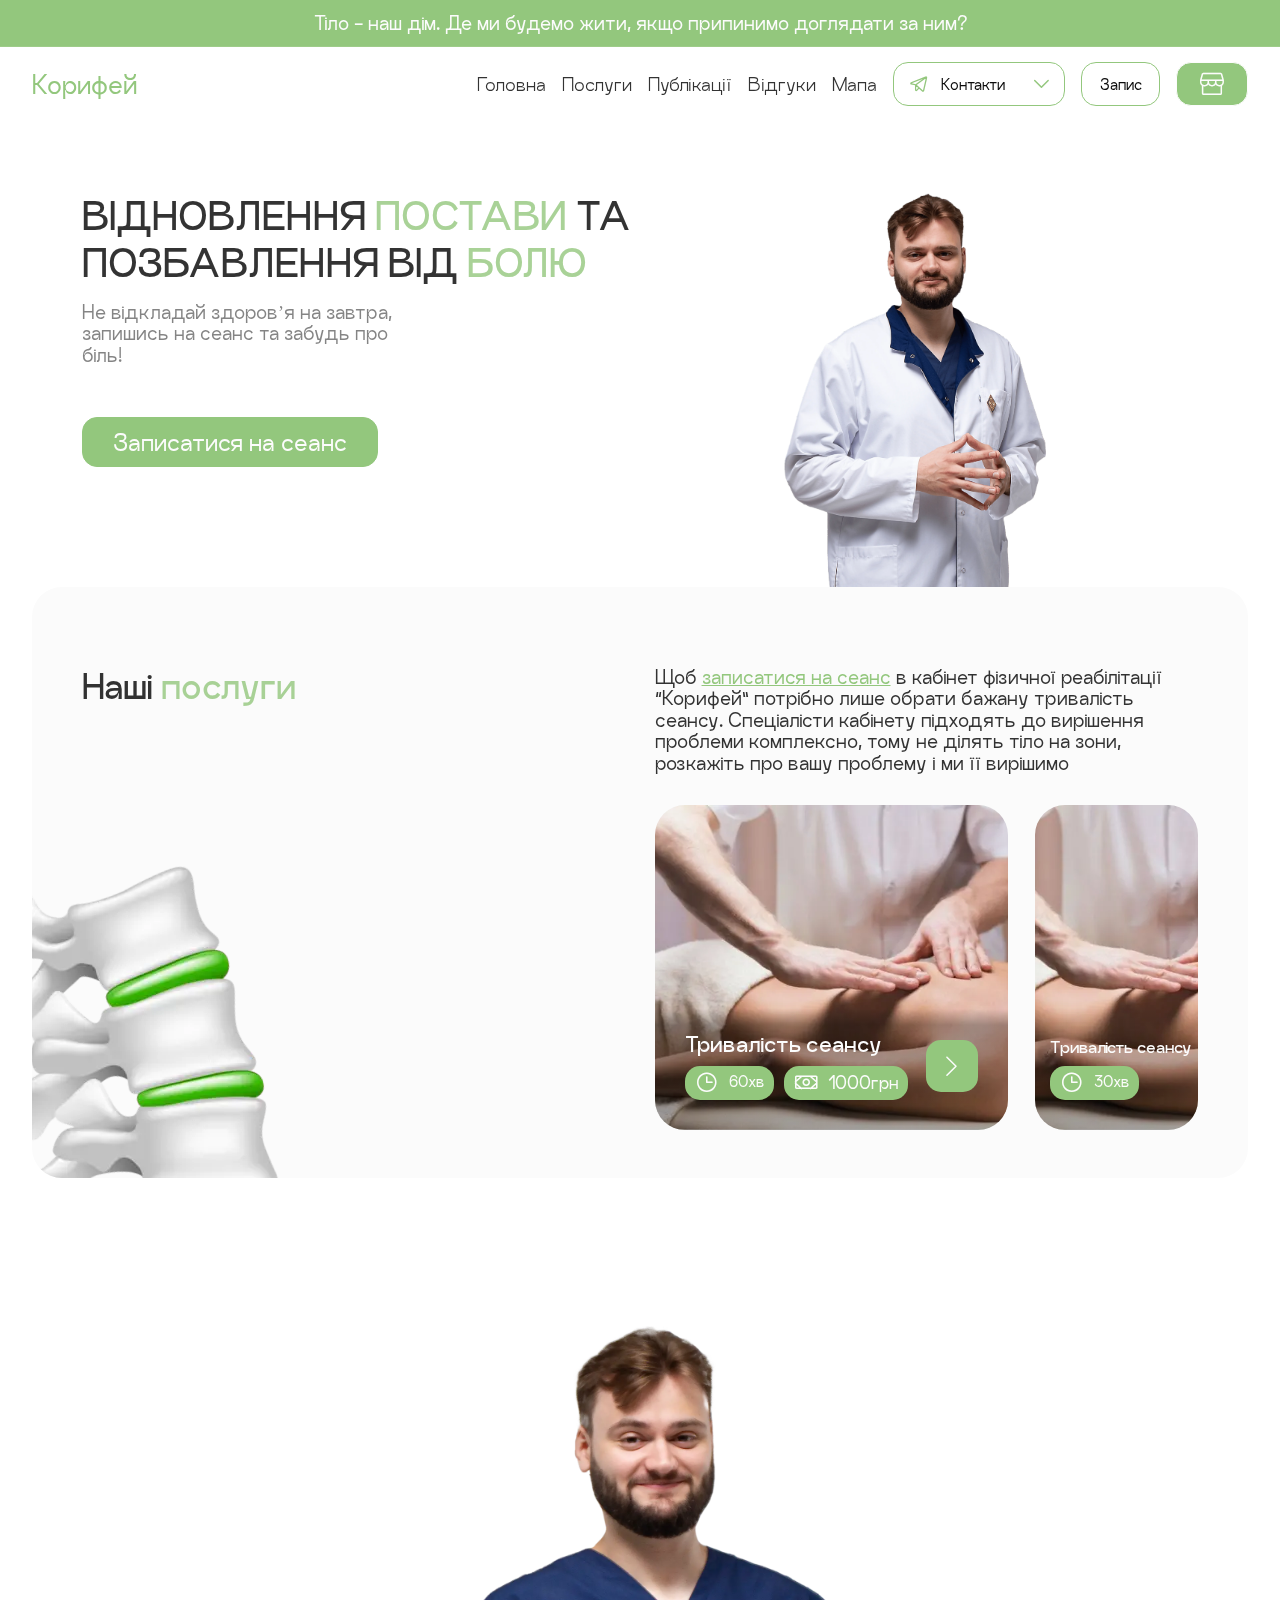
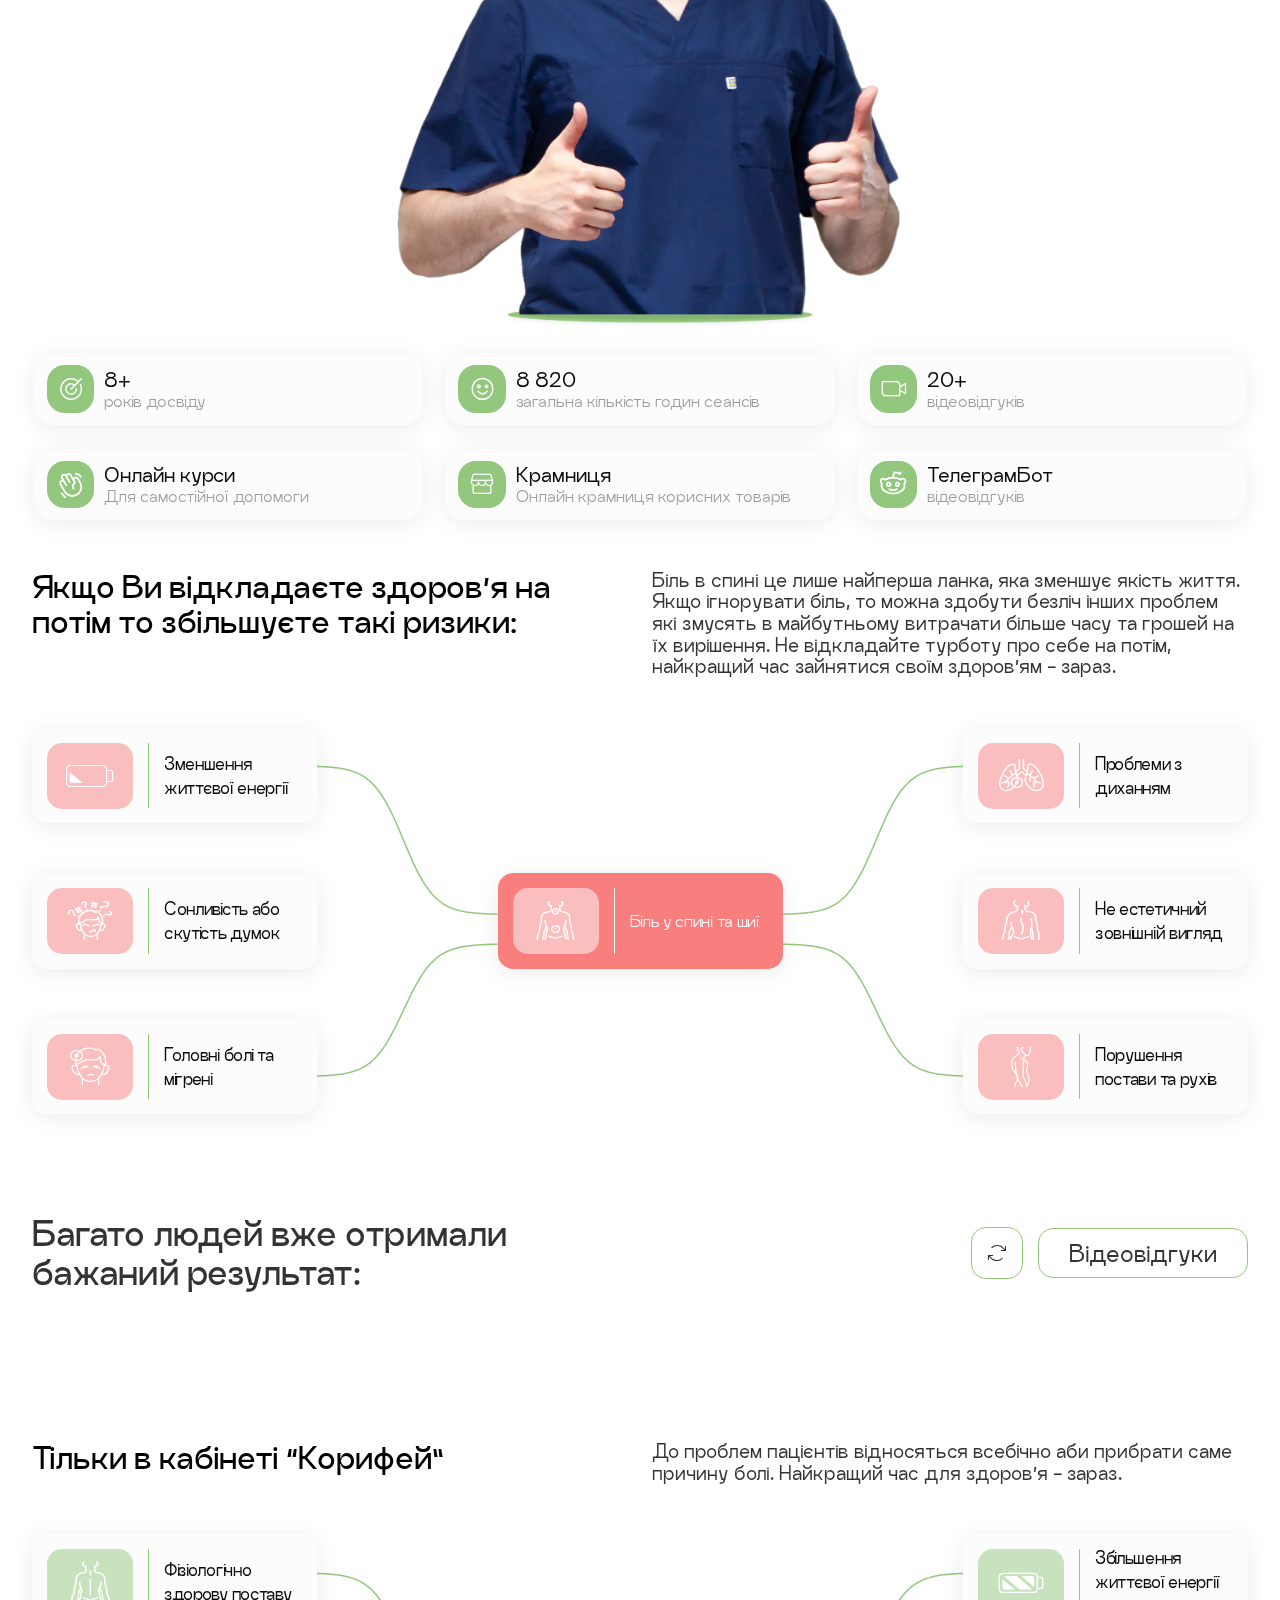
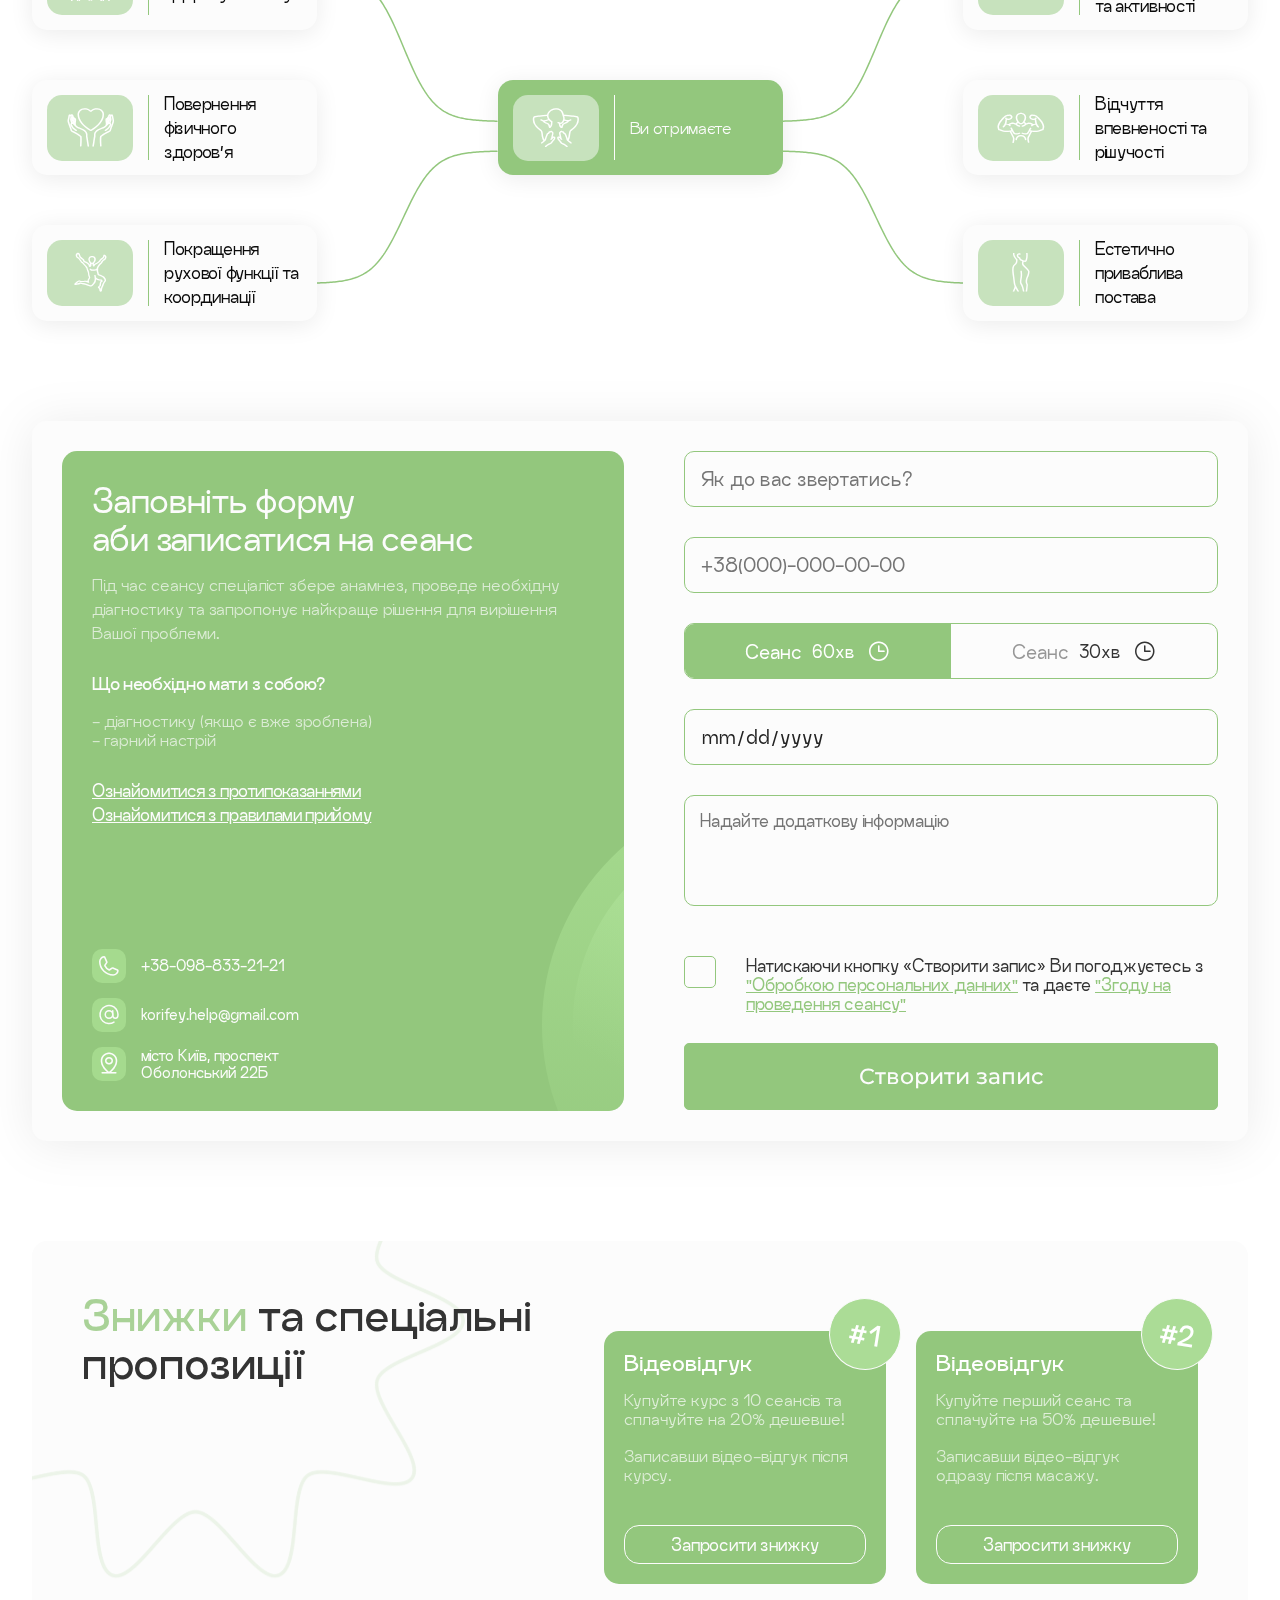
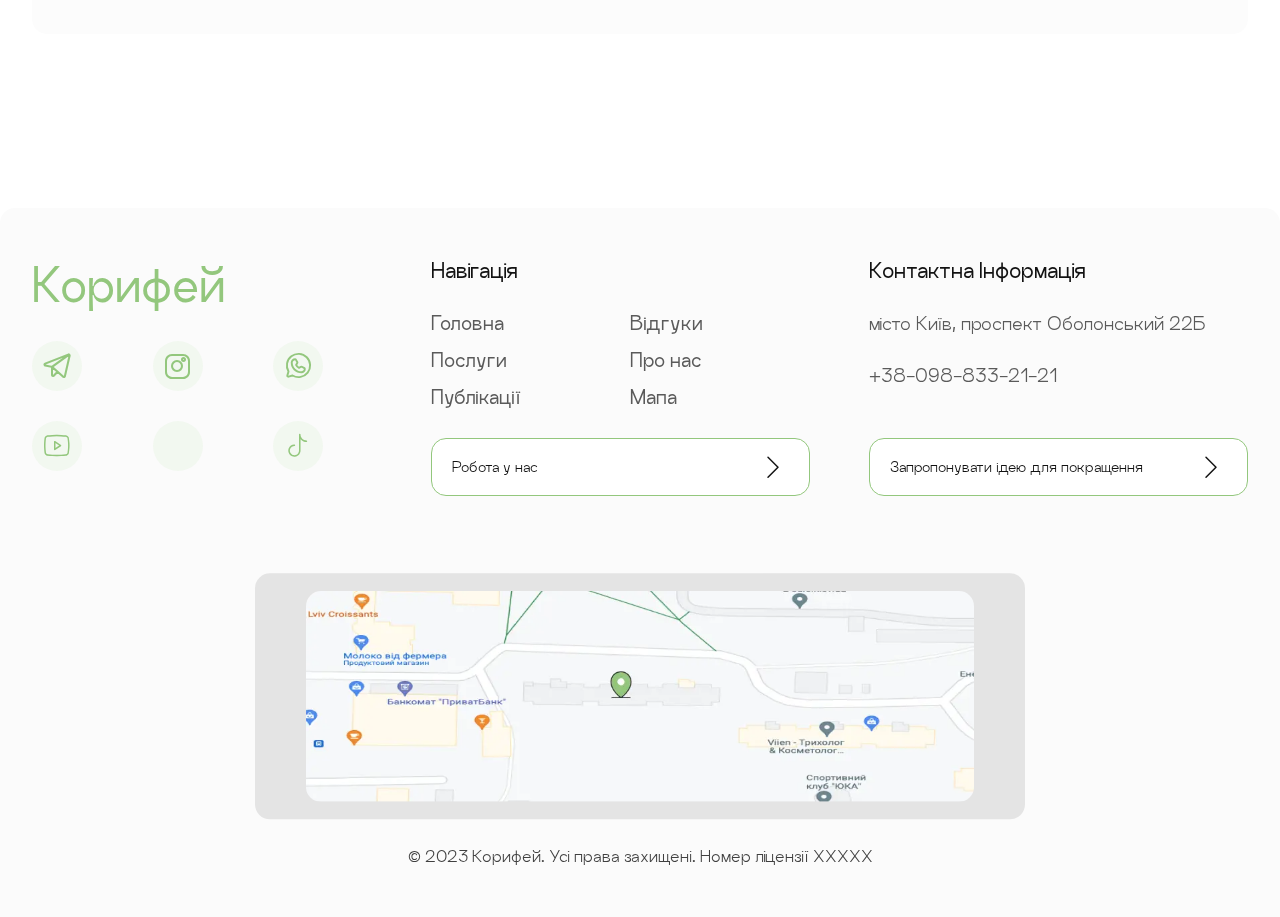
<file: index-with-showmore.html>
<!DOCTYPE html>
<html lang="uk">

<head>
	<title>Корифей</title>
	<meta charset="UTF-8">
	<meta name="format-detection" content="telephone=no">
	<!-- <style>body{opacity: 0;}</style> -->
	<link rel="stylesheet" href="css/style.min.css?_v=20230808143751">
	<link rel="shortcut icon" href="favicon.ico">
	<!-- <meta name="robots" content="noindex, nofollow"> -->
	<meta name="viewport" content="width=device-width, initial-scale=1.0">
</head>

<body>
	<div class="wrapper">
		<header data-scroll="160" data-scroll-show class="header">
			<div class="header__top">
				<div class="header__container">
					<div class="header__slogan--wrapp">
						<p class="header__slogan">Тіло - наш дім. Де ми будемо жити, якщо припинимо доглядати за ним?</p>
						<p class="header__slogan">Здоров'я – це найцінніший дар, дбаймо про нього завжди.</p>
						<p class="header__slogan">Ваше тіло – ваша відповідальність: піклуйтеся про нього щодня.</p>
						<p class="header__slogan">Тіло служить вам вірою та правдою, заслуговує на найкращий догляд.</p>
						<p class="header__slogan">Збережіть свій дім – збережіть своє здоров'я и бадьорість духу.</p>
						<p class="header__slogan">Любов до свого тіла – це інвестиція в майбутнє комфортне життя.</p>
						<p class="header__slogan">Кожен крок до здоров'я – крок до щасливого майбутнього.</p>
						<p class="header__slogan">Здоров'я - ключ до відкриття усіх дверей життя.</p>
					</div>
				</div>
			</div>
			<div class="header__main">
				<div class="header__container">
					<div class="header__wrapper">
						<a href="about-us.html" class="header__logo">Корифей</a>
						<div class="header__block">
							<div class="header__wrap">
								<div data-da=".header,991.98,0" class="header__menu menu">
									<div class="menu__overlay"></div>
									<div class="menu__wrap">
										<nav class="menu__body">
											<div class="menu__inner"></div>
											<ul class="menu__list">
												<li class="menu__item">
													<a href="index.html#main" id="main-id" class="menu__link _icon-arrow--2">Головна</a>
												</li>
												<li class="menu__item">
													<a href="index.html#services" id="services-id" class="menu__link _icon-arrow--2">Послуги</a>
												</li>
												<li class="menu__item">
													<a href="publications.html" class="menu__link _icon-arrow--2">Публікації</a>
												</li>
												<li class="menu__item">
													<a href="index.html#reviews" id="reviews-id" class="menu__link _icon-arrow--2">Відгуки</a>
												</li>
												<li class="menu__item">
													<a href="https://goo.gl/maps/5cdohCo5Je6iY4CEA" target="_blank" class="menu__link _icon-arrow--2">Мапа</a>
												</li>
											</ul>
										</nav>
									</div>
								</div>
								<a href="tel:+380988332121" class="header__link--mob btn btn-wg">Подзвонити</a>
								<div data-hover class="header__phones">
									<button data-button type="submit" class="header__button _icon-arrow--1"><span class="header__button--icon _icon-telegram">Контакти</span> </button>
									<ul data-list class="header__list">
										<li data-da=".menu__list,991.98,10" class="header__item">
											<a href="" target="_blank" class="header__link"><span class="header__link--icon _icon-viber"></span><span class="header__link--text">Viber</span></a>
											<a href="" target="_blank" class="header__link"><span class="header__link--icon _icon-telegram"></span><span class="header__link--text">Telegram</span></a>
											<a href="" target="_blank" class="header__link"><span class="header__link--icon _icon-instagram"></span><span class="header__link--text">Instagram</span>
											</a>
											<a href="" target="_blank" class="header__link header__link--youtube"><span class="header__link--icon _icon-youtube"></span></a>
											<a href="tel:+380988332121" class="header__link header__link--phone"><span class="header__link--icon _icon-phone"></span>+38-098-833-21-21</a>
										</li>
									</ul>
								</div>
								<button type="button" class="header__mob"><span class="header__icon-menu"><span></span></span></button>
								<a href="index.html#reviews" id="appointment-id" class="header__appointment btn btn-w">Запис</a>
								<a href="" class="header__storefront btn btn-wg _icon-storefront"></a>
							</div>
						</div>
					</div>
				</div>
			</div>
		</header>
		<main>
			<section id="main" class="main">
				<div class="main__container">
					<div class="main__wrapper">
						<div class="main__content">
							<h1 class="main__title">відновлення <span>постави</span> та позбавлення від <span>болю</span></h1>
							<p class="main__text--f18">Не відкладай здоровʼя на завтра, запишись на сеанс та забудь про біль!</p>
							<a href="#appointment" class="main__button btn">Записатися на сеанс</a>
						</div>
						<div class="main__image">
							<picture><source srcset="img/pictures/main-image.webp" type="image/webp"><img src="img/pictures/main-image.png" alt=""></picture>
						</div>
					</div>
				</div>
			</section>
			<section id="services" class="services">
				<div class="services__container">
					<div class="services__wrapper">
						<div class="services__block">
							<h3 class="services__title">Наші <span>послуги</span></h3>
							<div class="services__image">
								<picture><source srcset="img/pictures/services-bg.webp" type="image/webp"><img src="img/pictures/services-bg.png" alt=""></picture>
							</div>
						</div>
						<div class="services__content">
							<p class="services__text--f18">Щоб <a href="#appointment">записатися на сеанс</a> в кабінет фізичної
								реабілітації “Корифей” потрібно лише обрати бажану тривалість сеансу. Спеціалісти кабінету підходять до
								вирішення проблеми комплексно, тому не ділять тіло на зони, розкажіть про вашу проблему і ми її вирішимо
							</p>
							<div data-da=".services__wrapper,991.98,3" class="services__info info-services">
								<div info-services class="info-services__item info-services__item--left">
									<div class="info-services__content">
										<div class="info-services__block">
											<h6 class="info-services__title">Тривалість сеансу</h6>
											<div class="info-services__row">
												<div class="info-services__wrap _icon-clock">60хв</div>
												<div class="info-services__wrap _icon-money">1000грн</div>
											</div>
										</div>
										<a href="index.html#reviews" id="appointment-1" class="info-services__button _icon-arrow--2"></a>
									</div>
									<div class=" info-services__image">
										<picture><source srcset="img/pictures/services-image.webp" type="image/webp"><img src="img/pictures/services-image.png" alt=""></picture>
									</div>
								</div>
								<div class="info-services__item info-services__item--right">
									<div class="info-services__content">
										<div class="info-services__block">
											<h6 class="info-services__title">Тривалість сеансу</h6>
											<div class="info-services__row">
												<div class="info-services__wrap _icon-clock">30хв</div>
												<div class="info-services__wrap _icon-money">1000грн</div>
											</div>
										</div>
										<a href="index.html#reviews" id="appointment-2" class="info-services__button _icon-arrow--2"></a>
									</div>
									<div class=" info-services__image">
										<picture><source srcset="img/pictures/services-image.webp" type="image/webp"><img src="img/pictures/services-image.png" alt=""></picture>
									</div>
								</div>
							</div>
						</div>
					</div>
				</div>
			</section>
			<section class="achievements">
				<div class="achievements__container">
					<div class="achievements__wrapper">
						<div data-da=".achievements__row,1439.98,0" class="achievements__wrap achievements__wrap--left">
							<div class="achievements__inner achievements__inner--right">
								<div class="achievements__item">
									<div class="achievements__cover">
										<div class="achievements__icon _icon-component"></div>
									</div>
									<div class="achievements__content">
										<div class="achievements__top--f19">8+</div>
										<p class="achievements__text">років досвіду</p>
									</div>
								</div>
							</div>
							<div class="achievements__inner">
								<div class="achievements__item achievements__item--w1">
									<div class="achievements__cover">
										<div class="achievements__icon _icon-smile"></div>
									</div>
									<div class="achievements__content">
										<div class="achievements__top--f19">8 820</div>
										<p class="achievements__text">загальна кількість годин сеансів</p>
									</div>
								</div>
							</div>
							<div class="achievements__inner achievements__inner--right">
								<div class="achievements__item">
									<div class="achievements__cover">
										<div class="achievements__icon _icon-camera"></div>
									</div>
									<div class="achievements__content">
										<div class="achievements__top--f19">20+</div>
										<p class="achievements__text">відеовідгуків</p>
									</div>
								</div>
							</div>
						</div>
						<div class="achievements__image">
							<picture><source srcset="img/pictures/achievements-image.webp" type="image/webp"><img src="img/pictures/achievements-image.png" alt=""></picture>
						</div>
						<div data-da=".achievements__row,1439.98,1" class="achievements__wrap achievements__wrap--right">
							<div class="achievements__inner">
								<div class="achievements__item">
									<div class="achievements__cover">
										<div class="achievements__icon _icon-hand"></div>
									</div>
									<div class="achievements__content">
										<div class="achievements__top--f19">Онлайн курси</div>
										<p class="achievements__text">Для самостійної допомоги</p>
									</div>
								</div>
							</div>
							<div class="achievements__inner achievements__inner--right">
								<div class="achievements__item achievements__item--w2">
									<div class="achievements__cover">
										<div class="achievements__icon _icon-storefront"></div>
									</div>
									<div class="achievements__content">
										<div class="achievements__top--f19">Крамниця</div>
										<p class="achievements__text">Онлайн крамниця корисних товарів</p>
									</div>
								</div>
							</div>
							<div class="achievements__inner">
								<div class="achievements__item">
									<div class="achievements__cover">
										<div class="achievements__icon _icon-reddit"></div>
									</div>
									<div class="achievements__content">
										<div class="achievements__top--f19">ТелеграмБот</div>
										<p class="achievements__text">відеовідгуків</p>
									</div>
								</div>
							</div>
						</div>
						<div class="achievements__row"></div>
					</div>
				</div>
			</section>
			<section class="points">
				<div class="points__container">
					<div class="points__top">
						<h5 class="points__title">Якщо Ви відкладаєте здоров’я на потім то збільшуєте такі ризики:</h5>
						<p class="points__descr--f18">Біль в спині це лише найперша ланка, яка зменшує якість життя. Якщо ігнорувати
							біль,
							то можна здобути безліч інших проблем які змусять в майбутньому витрачати більше часу та грошей на їх
							вирішення. Не відкладайте турботу про себе на потім, найкращий час зайнятися своїм здоров’ям - зараз. </p>
					</div>
					<div class="points__wrapper">
						<div data-da=".points__row--01,991.98,0" class="points__wrap points__wrap--left">
							<div class="points__item">
								<div class="points__cover">
									<div class="points__icon _icon-battery--low"></div>
								</div>
								<p class="points__text">Зменшення життєвої енергії</p>
							</div>
							<div class="points__item">
								<div class="points__cover">
									<div class="points__icon _icon-emoji--1"></div>
								</div>
								<p class="points__text">Сонливість або скутість думок</p>
							</div>
							<div class="points__item">
								<div class="points__cover">
									<div class="points__icon _icon-emoji--2"></div>
								</div>
								<p class="points__text">Головні болі та мігрені</p>
							</div>
						</div>
						<div class="points__item points__item--center">
							<div class="points__cover">
								<div class="points__icon _icon-body--1"></div>
							</div>
							<p class="points__text">Біль у спині та шиї</p>
						</div>
						<div data-da=".points__row--01,991.98,1" class="points__wrap points__wrap--right">
							<div class="points__item">
								<div class="points__cover">
									<div class="points__icon _icon-lungs"></div>
								</div>
								<p class="points__text">Проблеми з диханням</p>
							</div>
							<div class="points__item">
								<div class="points__cover">
									<div class="points__icon _icon-body--2"></div>
								</div>
								<p class="points__text">Не естетичний зовнішній вигляд</p>
							</div>
							<div class="points__item">
								<div class="points__cover">
									<div class="points__icon _icon-back--curve"></div>
								</div>
								<p class="points__text">Порушення постави та рухів</p>
							</div>
						</div>
						<div class="points__row points__row--01"></div>
					</div>
				</div>
			</section>
			<section id="reviews" class="reviews">
				<div class="reviews__container">
					<div class="reviews__top">
						<h3 class="reviews__title--top">Багато людей вже отримали бажаний результат:</h3>
						<div class="reviews__block">
							<button type="submit" class="reviews__update btn btn-w _icon-arrows--clockwise"></button>
							<button data-da=".reviews__container,767.98,3" type="submit" class="reviews__button btn btn-w"><span class="reviews__button--video visible">Відеовідгуки</span><span class="reviews__button--text hide">Текстові
									відгуки</span></button>
						</div>
					</div>
					<div class="reviews__main">
						<div class="reviews__wrapper reviews__wrapper--text visible">
							<div class="reviews__row">
								<div class="reviews__item">
									<div data-showmore class="reviews__content">
										<div data-showmore-content="419" class="reviews__content--top">
											<h6 class="reviews__title">Елена Кириленко</h6>
											<div class="reviews__rating">
												<span class="reviews__star _icon-star"></span>
												<span class="reviews__star _icon-star"></span>
												<span class="reviews__star _icon-star"></span>
												<span class="reviews__star _icon-star"></span>
												<span class="reviews__star _icon-star"></span>
											</div>
											<p class="reviews__text">Очень понравилось, всем рекомендую. Прошла курс лечебного массажа у
												Богдана
												Сергеевича. Ушли боли в шее и спине, улучшилась осанка. Порадовал взвешенный подход к выявлению
												причин проблемы и их устранению. В дополнение к этому - комфортная обстановка в салоне и
												приятное
												общение. Очень советую!</p>
											<h6 class="reviews__title reviews__title--sec">Відповідь спеціаліста:</h6>
											<p class="reviews__text reviews__text--sec">Елена, рад что смог Вам помочь 😉 Когда конкретно
												поставлена цель массажа, результат достигается в два раза быстрее, Вы молодец!</p>
										</div>
										<button hidden data-showmore-button type="button" class="reviews__showmore _icon-arrow--1"><span>Прочитати
												повністю</span><span>Згорнути</span></button>
									</div>
									<button data-popup="#popup-photo" type="submit" class="reviews__more">Переглянути фотографії до /
										після</button>
								</div>
								<div class="reviews__item">
									<div data-showmore class="reviews__content">
										<div data-showmore-content="419" class="reviews__content--top">
											<h6 class="reviews__title">Світлана Ясная</h6>
											<div class="reviews__rating">
												<span class="reviews__star _icon-star"></span>
												<span class="reviews__star _icon-star"></span>
												<span class="reviews__star _icon-star"></span>
												<span class="reviews__star _icon-star"></span>
												<span class="reviews__star hide _icon-star"></span>
											</div>
											<p class="reviews__text">Благодарю и рекомендую Богдана Сергеевича от всей души! Обратилась в 1-й
												раз, найдя на Гугл-карте и опираясь на отзывы. Сразу же расположил к себе вниманием к деталям,
												пониманием тела и знаниями в области массажей. Сейчас точно скажу - помогал и ремонтировал моё
												тело не раз - какие части тела мы только не делали - вспоминаю с улыбкой)))! Имея опыт
												прохождения
												массажей более 10 лет у разных массажистов, точно скажу - это грамотный мастер-реабилитолог
												высокого уровня, его руки знают, чувствуют и творят чудеса. Это отличный специалист для
												расслабления всего тела и разных зон (проходила несколько курсов - для спины, для выхода из
												нервного стресса, из бессонницы и общей усталости, при спазмах мышц от спорта после длительного
												перерыва). Моё тело требовало и проработки от спазмов/зажимов, перезагрузки и отдыха – и я это
												получала. Это развивающийся специалист, который любит свое дело и живёт ним - это видно и
												чувствуется в его действиях. И конечно, это Просто Прекрасный Человек, которая слышит клиента,
												учитывает и берет в массажную работу все пожелания, учитывая индивидуальный болевой порог и
												необходимости для массажа каждый раз. Сейчас более стала слушать тело, относиться у нему бережно
												и
												слышать его, и все это не только от массажа, а также и от детальных объяснений и советов
												массажиста клиенту. Рекомендую Богдана Сергеевича как Разумного специалиста, понимающего свою
												работу - как говорят "Для релакса тела и души"! Спасибо за результаты и мое возвращающееся к
												жизни
												тело!!! Остаюсь Вашим Клиентом)!</p>
											<h6 class="reviews__title reviews__title--sec">Відповідь спеціаліста:</h6>
											<p class="reviews__text reviews__text--sec">Благодарю за такой большой и развернутый отзыв, очень
												приятно! 😌 Индивидуальный подход это важно, невозможно помочь человеку не испытывая эмпатию🥺,
												это конечно не просто, сложно, но по другому помочь не получится🤷 Рад что смог помочь, будьте
												здоровы! Обнимаю🤗</p>
										</div>
										<button hidden data-showmore-button type="button" class="reviews__showmore _icon-arrow--1"><span>Прочитати
												повністю</span><span>Згорнути</span></button>
									</div>
									<button data-popup="#popup-photo" type="submit" class="reviews__more">Переглянути фотографії до /
										після</button>
								</div>
								<div class="reviews__item">
									<div data-showmore class="reviews__content">
										<div data-showmore-content="419" class="reviews__content--top">
											<h6 class="reviews__title">Надежда Демьяненко</h6>
											<div class="reviews__rating">
												<span class="reviews__star _icon-star"></span>
												<span class="reviews__star _icon-star"></span>
												<span class="reviews__star _icon-star"></span>
												<span class="reviews__star _icon-star"></span>
												<span class="reviews__star _icon-star"></span>
											</div>
											<p class="reviews__text">Меня зовут Надежда Демьяненко и я хочу выразить огромную благодарность
												массажисту Богдану Сергеевичу за профессионально выполненную работу. Массаж спины выше всех
												похвал. С душой подходит к работе! Мастер своего дела! Из плюсов: - профессионально работает -
												внимательный, деликатный человек - пунктуален - чистый, оборудованный кабинет - хорошая
												расслабляющая музыка Всем очень рекомендую попробовать, а дальше решите сами.</p>
											<h6 class="reviews__title reviews__title--sec">Відповідь спеціаліста:</h6>
											<p class="reviews__text reviews__text--sec">🥰🥰🥰🥰🥰</p>
										</div>
										<button hidden data-showmore-button type="button" class="reviews__showmore _icon-arrow--1"><span>Прочитати
												повністю</span><span>Згорнути</span></button>
									</div>
									<button data-popup="#popup-photo" type="submit" class="reviews__more">Переглянути фотографії до /
										після</button>
								</div>
							</div>
							<div class="reviews__row">
								<div class="reviews__item">
									<div data-showmore class="reviews__content">
										<div data-showmore-content="419" class="reviews__content--top">
											<h6 class="reviews__title">Олена Осипа</h6>
											<div class="reviews__rating">
												<span class="reviews__star _icon-star"></span>
												<span class="reviews__star _icon-star"></span>
												<span class="reviews__star _icon-star"></span>
												<span class="reviews__star _icon-star"></span>
												<span class="reviews__star _icon-star"></span>
											</div>
											<p class="reviews__text">Ранее всегда со скептицизмом читала разные восторженные отзывы, что вот
												прям с первого сеанса массажа люди чувствуют изменения. Поэтому от первого сеанса не ждала чуда,
												но оно свершилось. Делала массаж ШВЗ и уже после первого раза, моя шея сказала мне спасибо), я
												смогла запрокинуть голову без напряжения и боли. Очень рекомендую мастера волшебника, благодаря
												которому я смогу в скором времени вообще забыть о той проблеме, с которой пришла.</p>
											<h6 class="reviews__title reviews__title--sec">Відповідь спеціаліста:</h6>
											<p class="reviews__text reviews__text--sec">Мастер волшебник = физический терапевт, магия работает
												только в этой сфере👨‍⚕️ Вжух ✨✨✨ и боли больше нет:)</p>
										</div>
										<button hidden data-showmore-button type="button" class="reviews__showmore _icon-arrow--1"><span>Прочитати
												повністю</span><span>Згорнути</span></button>
									</div>
									<button data-popup="#popup-photo" type="submit" class="reviews__more">Переглянути фотографії до /
										після</button>
								</div>
								<div class="reviews__item">
									<div data-showmore class="reviews__content">
										<div data-showmore-content="419" class="reviews__content--top">
											<h6 class="reviews__title">Марина Мороз</h6>
											<div class="reviews__rating">
												<span class="reviews__star _icon-star"></span>
												<span class="reviews__star _icon-star"></span>
												<span class="reviews__star _icon-star"></span>
												<span class="reviews__star _icon-star"></span>
												<span class="reviews__star _icon-star"></span>
											</div>
											<p class="reviews__text">Очень понравилось! Богдан Сергеевич расположил к себе, дал полезные
												советы,
												сделал офигенный лечебный массаж спины параллельно рассказывая интересные штуки касающиеся
												здоровья. Сразу видно — человек любит то, чем занимается! Комфортная обстановка,
												клиентоориентированность и профессионализм покорили. Обязательно приду еще и порекомендую
												знакомым! 💪🏻🔥👍🏻</p>
											<h6 class="reviews__title reviews__title--sec">Відповідь спеціаліста:</h6>
											<p class="reviews__text reviews__text--sec">Благодарю за отзыв 🥰</p>
										</div>
										<button hidden data-showmore-button type="button" class="reviews__showmore _icon-arrow--1"><span>Прочитати
												повністю</span><span>Згорнути</span></button>
									</div>
									<button data-popup="#popup-photo" type="submit" class="reviews__more">Переглянути фотографії до /
										після</button>
								</div>
								<div class="reviews__item">
									<div data-showmore class="reviews__content">
										<div data-showmore-content="419" class="reviews__content--top">
											<h6 class="reviews__title">Ира Заверуха</h6>
											<div class="reviews__rating">
												<span class="reviews__star _icon-star"></span>
												<span class="reviews__star _icon-star"></span>
												<span class="reviews__star _icon-star"></span>
												<span class="reviews__star _icon-star"></span>
												<span class="reviews__star _icon-star"></span>
											</div>
											<p class="reviews__text">Давно хотела отправить маму на массаж, решила сделать подарок ко Дню
												рождения. Прежде чем подарить, решила сначала сходить на разведку сама. С первого сеанса на
												столько понравилось, что взяла абонемент и себе и маме. Когда обнаружились протрузии в пояснице,
												терапевт назначил мне обезбаливающие и миорелаксанты. Я уже смирилась с тем что боль в моей
												спине
												навсегда. Благодаря Корифею оказалось, что боль это не обязательная опция 😂 Так что если хотите
												жить без боли вам однозначно сюда!!! Всё на высшем уровне: санитария, индивидуальный подход,
												интересное общение и даже бомбическое предсказание после сеанса!</p>
											<h6 class="reviews__title reviews__title--sec">Відповідь спеціаліста:</h6>
											<p class="reviews__text reviews__text--sec">Ха-ха😁 Нужно уточнить, что здесь нет места магии и
												эзотерики, но предсказания действительно есть ✨😏✨ Знания и умение применять эти самые знания на
												практике, помогают мне решать проблемы людей, которые так долго их беспокоят. Корифей избавляет
												от
												боли!😎 Благодарю за такой большой и подробный отзыв 🥰</p>
										</div>
										<button hidden data-showmore-button type="button" class="reviews__showmore _icon-arrow--1"><span>Прочитати
												повністю</span><span>Згорнути</span></button>
									</div>
									<button data-popup="#popup-photo" type="submit" class="reviews__more">Переглянути фотографії до /
										після</button>
								</div>
							</div>
							<div class="reviews__row">
								<div class="reviews__item">
									<div data-showmore class="reviews__content">
										<div data-showmore-content="419" class="reviews__content--top">
											<h6 class="reviews__title">Татяна Т.</h6>
											<div class="reviews__rating">
												<span class="reviews__star _icon-star"></span>
												<span class="reviews__star _icon-star"></span>
												<span class="reviews__star _icon-star"></span>
												<span class="reviews__star _icon-star"></span>
												<span class="reviews__star _icon-star"></span>
											</div>
											<p class="reviews__text">Ранее всегда со скептицизмом читала разные восторженные отзывы, что вот
												прям с первого сеанса массажа люди чувствуют изменения. Поэтому от первого сеанса не ждала чуда,
												но оно свершилось. Делала массаж ШВЗ и уже после первого раза, моя шея сказала мне спасибо), я
												смогла запрокинуть голову без напряжения и боли. Очень рекомендую мастера волшебника, благодаря
												которому я смогу в скором времени вообще забыть о той проблеме, с которой пришла.Хочу выразить
												благодарность за прекрасный очень профессиональный массаж высокого качества и отличное
												настроение!
												Приятная атмосфера,чистый кабинет, приятный запах, внимательное отношение. Спасибо, за хорошее
												чувство юмора! Всем рекомендую, сразу заметен результат, обязательно пройду курс такого
												отличного
												массажа ещё не раз ! Благодарю !👍👍👍</p>
											<h6 class="reviews__title reviews__title--sec">Відповідь спеціаліста:</h6>
											<p class="reviews__text reviews__text--sec">Благодарю за отличный отзыв! Юмор спасает эту планету
												😁🤭</p>
										</div>
										<button hidden data-showmore-button type="button" class="reviews__showmore _icon-arrow--1"><span>Прочитати
												повністю</span><span>Згорнути</span></button>
									</div>
									<button data-popup="#popup-photo" type="submit" class="reviews__more">Переглянути фотографії до /
										після</button>
								</div>
								<div class="reviews__item">
									<div data-showmore class="reviews__content">
										<div data-showmore-content="419" class="reviews__content--top">
											<h6 class="reviews__title">Людмила З.</h6>
											<div class="reviews__rating">
												<span class="reviews__star _icon-star"></span>
												<span class="reviews__star _icon-star"></span>
												<span class="reviews__star _icon-star"></span>
												<span class="reviews__star _icon-star"></span>
												<span class="reviews__star _icon-star"></span>
											</div>
											<p class="reviews__text">Очень благодарна детям за подарочный сертификат на массаж. Теперь моя шея
												поворачивается вправо и влево одинаково превосходно!!! Богдану Сергеевичу респект!!! Очень
												порадовала пунктуальность и атмосфера. Всем рекомендую!!! Мастер своего дела!!!</p>
											<h6 class="reviews__title reviews__title--sec">Відповідь спеціаліста:</h6>
											<p class="reviews__text reviews__text--sec">Шея нужна, шея важна! Рад что смог Вам помочь 🤗</p>
										</div>
										<button hidden data-showmore-button type="button" class="reviews__showmore _icon-arrow--1"><span>Прочитати
												повністю</span><span>Згорнути</span></button>
									</div>
									<button data-popup="#popup-photo" type="submit" class="reviews__more">Переглянути фотографії до /
										після</button>
								</div>
								<div class="reviews__item">
									<div data-showmore class="reviews__content">
										<div data-showmore-content="419" class="reviews__content--top">
											<h6 class="reviews__title">Тамара Коваленко</h6>
											<div class="reviews__rating">
												<span class="reviews__star _icon-star"></span>
												<span class="reviews__star _icon-star"></span>
												<span class="reviews__star _icon-star"></span>
												<span class="reviews__star _icon-star"></span>
												<span class="reviews__star _icon-star"></span>
											</div>
											<p class="reviews__text">Меня зовут Тамара, я прошла курс массажа у Богдана Сергеевича и просто в
												восторге от результата. Массаж разнообразный, массаж головы так расслабляет просто восторг.
												Превосходная музыка и отличный массаж что ещё нужно, рекомендую попробовать решение за вами.</p>
											<h6 class="reviews__title reviews__title--sec">Відповідь спеціаліста:</h6>
											<p class="reviews__text reviews__text--sec">Ещё увидемся🤗 рад что Вам понравилось)</p>
										</div>
										<button hidden data-showmore-button type="button" class="reviews__showmore _icon-arrow--1"><span>Прочитати
												повністю</span><span>Згорнути</span></button>
									</div>
									<button data-popup="#popup-photo" type="submit" class="reviews__more">Переглянути фотографії до /
										після</button>
								</div>
							</div>
							<div class="reviews__row">
								<div class="reviews__item">
									<div data-showmore class="reviews__content">
										<div data-showmore-content="419" class="reviews__content--top">
											<h6 class="reviews__title">Мирослава</h6>
											<div class="reviews__rating">
												<span class="reviews__star _icon-star"></span>
												<span class="reviews__star _icon-star"></span>
												<span class="reviews__star _icon-star"></span>
												<span class="reviews__star _icon-star"></span>
												<span class="reviews__star _icon-star"></span>
											</div>
											<p class="reviews__text">Если вы ищете профессионала своего дела, который предоставляет
												качественные
												услуги «не за все деньги мира», то вам сюда! Попала случайно на массаж и ушла, купив абонемент
												на
												10 сеансов. Теперь вот ещё хожу один раз в месяц для поддержания результата, чтоб не запускать
												спину. Рекомендую к обязательному посещению! Ваша спина скажет Вам спасибо и Вам не захочется
												уже
												искать другого массажиста</p>
											<h6 class="reviews__title reviews__title--sec">Відповідь спеціаліста:</h6>
											<p class="reviews__text reviews__text--sec">Очень приятно читать такой отзыв😍😍😍</p>
										</div>
										<button hidden data-showmore-button type="button" class="reviews__showmore _icon-arrow--1"><span>Прочитати
												повністю</span><span>Згорнути</span></button>
									</div>
									<button data-popup="#popup-photo" type="submit" class="reviews__more">Переглянути фотографії до /
										після</button>
								</div>
								<div class="reviews__item">
									<div data-showmore class="reviews__content">
										<div data-showmore-content="419" class="reviews__content--top">
											<h6 class="reviews__title">Віра</h6>
											<div class="reviews__rating">
												<span class="reviews__star _icon-star"></span>
												<span class="reviews__star _icon-star"></span>
												<span class="reviews__star _icon-star"></span>
												<span class="reviews__star _icon-star"></span>
												<span class="reviews__star _icon-star"></span>
											</div>
											<p class="reviews__text">Помещение обустроено с душой и ответственностью по отношению к
												посетителям,
												с учётом сегодняшней ситуации. Бахилы, маски, антисептик - всё на достойном уровне.</p>
											<h6 class="reviews__title reviews__title--sec">Відповідь спеціаліста:</h6>
											<p class="reviews__text reviews__text--sec">Так и планировалось, благодарю за отзыв! Мне очень
												приятно:)</p>
										</div>
										<button hidden data-showmore-button type="button" class="reviews__showmore _icon-arrow--1"><span>Прочитати
												повністю</span><span>Згорнути</span></button>
									</div>
									<button data-popup="#popup-photo" type="submit" class="reviews__more">Переглянути фотографії до /
										після</button>
								</div>
								<div class="reviews__item">
									<div data-showmore class="reviews__content">
										<div data-showmore-content="419" class="reviews__content--top">
											<h6 class="reviews__title">Марина Федорова</h6>
											<div class="reviews__rating">
												<span class="reviews__star _icon-star"></span>
												<span class="reviews__star _icon-star"></span>
												<span class="reviews__star _icon-star"></span>
												<span class="reviews__star _icon-star"></span>
												<span class="reviews__star _icon-star"></span>
											</div>
											<p class="reviews__text">Уже после первого сеанса ушли боли в спине. С восторгом прошла полный
												курс
												лечения. Отличный результат от массажей сохраняется до сих пор.</p>
											<h6 class="reviews__title reviews__title--sec">Відповідь спеціаліста:</h6>
											<p class="reviews__text reviews__text--sec">С восторгом провёл полный курс! 😉 Обязательно
												приходите
												ещё, уже без болей, на профилактический массаж ☝️☺️</p>
										</div>
										<button hidden data-showmore-button type="button" class="reviews__showmore _icon-arrow--1"><span>Прочитати
												повністю</span><span>Згорнути</span></button>
									</div>
									<button data-popup="#popup-photo" type="submit" class="reviews__more">Переглянути фотографії до /
										після</button>
								</div>
							</div>
							<div class="reviews__row">
								<div class="reviews__item">
									<div data-showmore class="reviews__content">
										<div data-showmore-content="419" class="reviews__content--top">
											<h6 class="reviews__title">Елена Хромова</h6>
											<div class="reviews__rating">
												<span class="reviews__star _icon-star"></span>
												<span class="reviews__star _icon-star"></span>
												<span class="reviews__star _icon-star"></span>
												<span class="reviews__star _icon-star"></span>
												<span class="reviews__star _icon-star"></span>
											</div>
											<p class="reviews__text">Однозначно рекомендую👍🙂Зашла для интереса, потому что рядом с домом, но
												ни разу не пожалела) очень взвешенный подход Богдана, ненавязчивый, но отличный сервис. Человек
												не
												стремится втюхать побольше и подороже, а относится с вниманием и пониманием к проблемам и
												жалобам
												пациентов, прислушивается и подсказывает, консультирует. Плюс система скидок просто 🔥</p>
											<h6 class="reviews__title reviews__title--sec">Відповідь спеціаліста:</h6>
											<p class="reviews__text reviews__text--sec">Создаю такое место куда самому хочется ходить:)
												Благодарю за отзыв!</p>
										</div>
										<button hidden data-showmore-button type="button" class="reviews__showmore _icon-arrow--1"><span>Прочитати
												повністю</span><span>Згорнути</span></button>
									</div>
									<button data-popup="#popup-photo" type="submit" class="reviews__more">Переглянути фотографії до /
										після</button>
								</div>
								<div class="reviews__item">
									<div data-showmore class="reviews__content">
										<div data-showmore-content="419" class="reviews__content--top">
											<h6 class="reviews__title">Анатолій Несен</h6>
											<div class="reviews__rating">
												<span class="reviews__star _icon-star"></span>
												<span class="reviews__star _icon-star"></span>
												<span class="reviews__star _icon-star"></span>
												<span class="reviews__star _icon-star"></span>
												<span class="reviews__star _icon-star"></span>
											</div>
											<p class="reviews__text">Удобное месторасположение, здесь реально помогают, а не создают
												видимость.
												Пришел по рекомендациям друзей, болела спина. Уже не болит :) Теперь тоже буду рекомендовать
												Корифей своим друзьям и знакомым 👍 Сложно записаться на сегодня или завтра, нужное мне время
												было
												свободным и доступным спустя 4-7 дней. Поэтому учитывайте, что записываться лучше заранее, но
												это
												и не удивительно, ведь Корифей это здоровье!</p>
											<h6 class="reviews__title reviews__title--sec">Відповідь спеціаліста:</h6>
											<p class="reviews__text reviews__text--sec">Спасибо за отзыв! Спрос на массаж всегда разный, к
												примеру сегодня можно записаться на сейчас😁 В любом случае правильным решением будет позвонить
												и
												спросить есть ли свободные места на нужное время🕑</p>
										</div>
										<button hidden data-showmore-button type="button" class="reviews__showmore _icon-arrow--1"><span>Прочитати
												повністю</span><span>Згорнути</span></button>
									</div>
									<button data-popup="#popup-photo" type="submit" class="reviews__more">Переглянути фотографії до /
										після</button>
								</div>
								<div class="reviews__item">
									<div data-showmore class="reviews__content">
										<div data-showmore-content="419" class="reviews__content--top">
											<h6 class="reviews__title">Людмила А.</h6>
											<div class="reviews__rating">
												<span class="reviews__star _icon-star"></span>
												<span class="reviews__star _icon-star"></span>
												<span class="reviews__star _icon-star"></span>
												<span class="reviews__star _icon-star"></span>
												<span class="reviews__star _icon-star"></span>
											</div>
											<p class="reviews__text">Прошла курс массажа (поясничный отдел) боль прошла, чувствую себя на
												много
												лучше, продолжаю делать упражнения назначенные врачом Богданом Сергеевичем. Спасибо Вам!</p>
											<h6 class="reviews__title reviews__title--sec">Відповідь спеціаліста:</h6>
											<p class="reviews__text reviews__text--sec">☝️Упражнения это очень важная часть здоровья,
												выполнять
												обязательно 🤸</p>
										</div>
										<button hidden data-showmore-button type="button" class="reviews__showmore _icon-arrow--1"><span>Прочитати
												повністю</span><span>Згорнути</span></button>
									</div>
									<button data-popup="#popup-photo" type="submit" class="reviews__more">Переглянути фотографії до /
										після</button>
								</div>
							</div>
							<div class="reviews__row">
								<div class="reviews__item">
									<div data-showmore class="reviews__content">
										<div data-showmore-content="419" class="reviews__content--top">
											<h6 class="reviews__title">Ірина Попович</h6>
											<div class="reviews__rating">
												<span class="reviews__star _icon-star"></span>
												<span class="reviews__star _icon-star"></span>
												<span class="reviews__star _icon-star"></span>
												<span class="reviews__star _icon-star"></span>
												<span class="reviews__star _icon-star"></span>
											</div>
											<p class="reviews__text">Рада что нашла это место и такого специалиста!) Всё очень чисто и
												приятная
												атмосфера. Сразу видно что работает профессионал, за один сеанс нашли мою проблему с поясницей и
												сразу же устранили! Качество намного выше цены😁 …</p>
											<h6 class="reviews__title reviews__title--sec">Відповідь спеціаліста:</h6>
											<p class="reviews__text reviews__text--sec">Рад что смог Вам помочь 👨‍⚕️🔥</p>
										</div>
										<button hidden data-showmore-button type="button" class="reviews__showmore _icon-arrow--1"><span>Прочитати
												повністю</span><span>Згорнути</span></button>
									</div>
									<button data-popup="#popup-photo" type="submit" class="reviews__more">Переглянути фотографії до /
										після</button>
								</div>
								<div class="reviews__item">
									<div data-showmore class="reviews__content">
										<div data-showmore-content="419" class="reviews__content--top">
											<h6 class="reviews__title">Таня Зар</h6>
											<div class="reviews__rating">
												<span class="reviews__star _icon-star"></span>
												<span class="reviews__star _icon-star"></span>
												<span class="reviews__star _icon-star"></span>
												<span class="reviews__star _icon-star"></span>
												<span class="reviews__star _icon-star"></span>
											</div>
											<p class="reviews__text">Хороший специалист, заметно хорошее отношение к людям, работает на
												результат. Рекомендую!</p>
											<h6 class="reviews__title reviews__title--sec">Відповідь спеціаліста:</h6>
											<p class="reviews__text reviews__text--sec">Рад, что смог Вам помочь👐</p>
										</div>
										<button hidden data-showmore-button type="button" class="reviews__showmore _icon-arrow--1"><span>Прочитати
												повністю</span><span>Згорнути</span></button>
									</div>
									<button data-popup="#popup-photo" type="submit" class="reviews__more">Переглянути фотографії до /
										після</button>
								</div>
								<div class="reviews__item">
									<div data-showmore class="reviews__content">
										<div data-showmore-content="419" class="reviews__content--top">
											<h6 class="reviews__title">Д.П.</h6>
											<div class="reviews__rating">
												<span class="reviews__star _icon-star"></span>
												<span class="reviews__star _icon-star"></span>
												<span class="reviews__star _icon-star"></span>
												<span class="reviews__star _icon-star"></span>
												<span class="reviews__star _icon-star"></span>
											</div>
											<p class="reviews__text">Прекрасный лечебный массаж, очень приятное отношение, комфортное
												помещение,
												удобный график, разумные цены. Рекомендую.</p>
											<h6 class="reviews__title reviews__title--sec">Відповідь спеціаліста:</h6>
											<p class="reviews__text reviews__text--sec">Благодарю за отзыв! Корифей всегда на страже Вашего
												здоровья 💪😎</p>
										</div>
										<button hidden data-showmore-button type="button" class="reviews__showmore _icon-arrow--1"><span>Прочитати
												повністю</span><span>Згорнути</span></button>
									</div>
									<button data-popup="#popup-photo" type="submit" class="reviews__more">Переглянути фотографії до /
										після</button>
								</div>
							</div>
							<div class="reviews__row">
								<div class="reviews__item">
									<div data-showmore class="reviews__content">
										<div data-showmore-content="419" class="reviews__content--top">
											<h6 class="reviews__title">Виктор Коваль</h6>
											<div class="reviews__rating">
												<span class="reviews__star _icon-star"></span>
												<span class="reviews__star _icon-star"></span>
												<span class="reviews__star _icon-star"></span>
												<span class="reviews__star _icon-star"></span>
												<span class="reviews__star _icon-star"></span>
											</div>
											<p class="reviews__text">После посещения масажного салона и после золотых рук Богдана стал на
												ноги,
												всем рекомендую!</p>
											<h6 class="reviews__title reviews__title--sec">Відповідь спеціаліста:</h6>
											<p class="reviews__text reviews__text--sec">☺️ Рад что смог Вам помочь ☺️</p>
										</div>
										<button hidden data-showmore-button type="button" class="reviews__showmore _icon-arrow--1"><span>Прочитати
												повністю</span><span>Згорнути</span></button>
									</div>
									<button data-popup="#popup-photo" type="submit" class="reviews__more">Переглянути фотографії до /
										після</button>
								</div>
								<div class="reviews__item">
									<div data-showmore class="reviews__content">
										<div data-showmore-content="419" class="reviews__content--top">
											<h6 class="reviews__title">Владимир Бахов</h6>
											<div class="reviews__rating">
												<span class="reviews__star _icon-star"></span>
												<span class="reviews__star _icon-star"></span>
												<span class="reviews__star _icon-star"></span>
												<span class="reviews__star _icon-star"></span>
												<span class="reviews__star _icon-star"></span>
											</div>
											<p class="reviews__text">Мастер супер! Отличный массаж!</p>
											<h6 class="reviews__title reviews__title--sec">Відповідь спеціаліста:</h6>
											<p class="reviews__text reviews__text--sec">Вы тоже супер! 🤗</p>
										</div>
										<button hidden data-showmore-button type="button" class="reviews__showmore _icon-arrow--1"><span>Прочитати
												повністю</span><span>Згорнути</span></button>
									</div>
									<button data-popup="#popup-photo" type="submit" class="reviews__more">Переглянути фотографії до /
										після</button>
								</div>
								<div class="reviews__item">
									<div data-showmore class="reviews__content">
										<div data-showmore-content="419" class="reviews__content--top">
											<h6 class="reviews__title">Дарман</h6>
											<div class="reviews__rating">
												<span class="reviews__star _icon-star"></span>
												<span class="reviews__star _icon-star"></span>
												<span class="reviews__star _icon-star"></span>
												<span class="reviews__star _icon-star"></span>
												<span class="reviews__star _icon-star"></span>
											</div>
											<p class="reviews__text">Я прийшов до кабінету "Корифей" з проблемою в спині. В підлітковому віці
												мене дуже швидко витягнуло в гору та скривило, звісно ж зарядку ніхто не робив. Мої плечі
												вирішили
												залишити спину позаду та вирватись вперед, стискаючи грудну клітину. Завдяки Богдану
												Сергійовичу,
												моя постава стала рівною і я став більш впевненим у собі. Разом з масажами він дає поради, які
												вправи треба виконувати, щоб досягти кращого результату та закріпити його. Рекомендую!👍</p>
											<h6 class="reviews__title reviews__title--sec">Відповідь спеціаліста:</h6>
											<p class="reviews__text reviews__text--sec">Дякую за відгук❤️</p>
										</div>
										<button hidden data-showmore-button type="button" class="reviews__showmore _icon-arrow--1"><span>Прочитати
												повністю</span><span>Згорнути</span></button>
									</div>
									<button data-popup="#popup-photo" type="submit" class="reviews__more">Переглянути фотографії до /
										після</button>
								</div>
							</div>
							<div class="reviews__row">
								<div class="reviews__item">
									<div data-showmore class="reviews__content">
										<div data-showmore-content="419" class="reviews__content--top">
											<h6 class="reviews__title">Владислав У.</h6>
											<div class="reviews__rating">
												<span class="reviews__star _icon-star"></span>
												<span class="reviews__star _icon-star"></span>
												<span class="reviews__star _icon-star"></span>
												<span class="reviews__star _icon-star"></span>
												<span class="reviews__star _icon-star"></span>
											</div>
											<p class="reviews__text">Хочу поділитися своїми емоціями. Чудовий майстер, професіонал свого діла,
												дійсно знається в своїй справі, індивідуальні підбирає для вас комплекс масажів після яких
												почуваєшся новою і вільною людиною, забуваєш про дискомфорт і проблеми зі спиною. Дуже дякую,
												почуваюсь на всі 100% . Рекомендую!</p>
											<h6 class="reviews__title reviews__title--sec">Відповідь спеціаліста:</h6>
											<p class="reviews__text reviews__text--sec">Дякую за відгук! Тримайся міцно і бережи себе ❤️</p>
										</div>
										<button hidden data-showmore-button type="button" class="reviews__showmore _icon-arrow--1"><span>Прочитати
												повністю</span><span>Згорнути</span></button>
									</div>
									<button data-popup="#popup-photo" type="submit" class="reviews__more">Переглянути фотографії до /
										після</button>
								</div>
								<div class="reviews__item">
									<div data-showmore class="reviews__content">
										<div data-showmore-content="419" class="reviews__content--top">
											<h6 class="reviews__title">Слободяник Юліана</h6>
											<div class="reviews__rating">
												<span class="reviews__star _icon-star"></span>
												<span class="reviews__star _icon-star"></span>
												<span class="reviews__star _icon-star"></span>
												<span class="reviews__star _icon-star"></span>
												<span class="reviews__star _icon-star"></span>
											</div>
											<p class="reviews__text">Усім рекомендую) дуже уважний спеціаліст, професіонал своєї справи, який
												має індивідуальний підхід до кожного пацієнта. Клієнтоорієнтованість на високому рівні.</p>
											<h6 class="reviews__title reviews__title--sec">Відповідь спеціаліста:</h6>
											<p class="reviews__text reviews__text--sec">Дякую за відгук😁🤗🤗🤗</p>
										</div>
										<button hidden data-showmore-button type="button" class="reviews__showmore _icon-arrow--1"><span>Прочитати
												повністю</span><span>Згорнути</span></button>
									</div>
									<button data-popup="#popup-photo" type="submit" class="reviews__more">Переглянути фотографії до /
										після</button>
								</div>
								<div class="reviews__item">
									<div data-showmore class="reviews__content">
										<div data-showmore-content="419" class="reviews__content--top">
											<h6 class="reviews__title">Владислава Лощенова</h6>
											<div class="reviews__rating">
												<span class="reviews__star _icon-star"></span>
												<span class="reviews__star _icon-star"></span>
												<span class="reviews__star _icon-star"></span>
												<span class="reviews__star _icon-star"></span>
												<span class="reviews__star _icon-star"></span>
											</div>
											<p class="reviews__text">Дуже відповідальна і добра людина. Завжди чисто та все охайно, з любов'ю
												до
												клієнтів ❤️ Купувала зразу 10 процедур масажу, і не пожалкувала! Настільки ефективні сеанси,
												перестала боліти спина та шия, і відчуваю себе вже набагато краще. Адже робота потребує багато
												сил, а масаж мені дуже - дуже потрібен був ))) Всім рекомендую відвідати це місце. Атмосфер -
												спокою та насолоди ☺️</p>
											<h6 class="reviews__title reviews__title--sec">Відповідь спеціаліста:</h6>
											<p class="reviews__text reviews__text--sec">🤗🤗🤗</p>
										</div>
										<button hidden data-showmore-button type="button" class="reviews__showmore _icon-arrow--1"><span>Прочитати
												повністю</span><span>Згорнути</span></button>
									</div>
									<button data-popup="#popup-photo" type="submit" class="reviews__more">Переглянути фотографії до /
										після</button>
								</div>
							</div>
							<div class="reviews__row">
								<div class="reviews__item">
									<div data-showmore class="reviews__content">
										<div data-showmore-content="419" class="reviews__content--top">
											<h6 class="reviews__title">Марія Друз</h6>
											<div class="reviews__rating">
												<span class="reviews__star _icon-star"></span>
												<span class="reviews__star _icon-star"></span>
												<span class="reviews__star _icon-star"></span>
												<span class="reviews__star _icon-star"></span>
												<span class="reviews__star _icon-star"></span>
											</div>
											<p class="reviews__text">Сидяча робота викликає біль в м'язах шиї та спини, прийшла до кабінету
												"Корифей" за порадою від колеги, не жалкую, адже пройшовши курс масажу спини, зникла біль яка
												надокучала мені під час роботи, дякую за отримане здоров'я! 🙏</p>
											<h6 class="reviews__title reviews__title--sec">Відповідь спеціаліста:</h6>
											<p class="reviews__text reviews__text--sec">Завжди готовий надати допомогу 👨‍⚕️ Дякую за відгук😁
											</p>
										</div>
										<button hidden data-showmore-button type="button" class="reviews__showmore _icon-arrow--1"><span>Прочитати
												повністю</span><span>Згорнути</span></button>
									</div>
									<button data-popup="#popup-photo" type="submit" class="reviews__more">Переглянути фотографії до /
										після</button>
								</div>
								<div class="reviews__item">
									<div data-showmore class="reviews__content">
										<div data-showmore-content="419" class="reviews__content--top">
											<h6 class="reviews__title">Катерина Гришканич</h6>
											<div class="reviews__rating">
												<span class="reviews__star _icon-star"></span>
												<span class="reviews__star _icon-star"></span>
												<span class="reviews__star _icon-star"></span>
												<span class="reviews__star _icon-star"></span>
												<span class="reviews__star _icon-star"></span>
											</div>
											<p class="reviews__text">Золоті руки! Дуже професійно та з увагою.</p>
											<h6 class="reviews__title reviews__title--sec">Відповідь спеціаліста:</h6>
											<p class="reviews__text reviews__text--sec">Катерина Гришканич, Ви забули прикраси та водичку,
												забрати речі можливо в робочі години, телефонуйте або пишіть:) Дякую за відгук! Телеграм
												@Korifei
											</p>
										</div>
										<button hidden data-showmore-button type="button" class="reviews__showmore _icon-arrow--1"><span>Прочитати
												повністю</span><span>Згорнути</span></button>
									</div>
									<button data-popup="#popup-photo" type="submit" class="reviews__more">Переглянути фотографії до /
										після</button>
								</div>
								<div class="reviews__item">
									<div data-showmore class="reviews__content">
										<div data-showmore-content="419" class="reviews__content--top">
											<h6 class="reviews__title">Сергій Анатолійович</h6>
											<div class="reviews__rating">
												<span class="reviews__star _icon-star"></span>
												<span class="reviews__star _icon-star"></span>
												<span class="reviews__star _icon-star"></span>
												<span class="reviews__star _icon-star"></span>
												<span class="reviews__star _icon-star"></span>
											</div>
											<p class="reviews__text">Обращался дважды к Богдану Сергеевичу .
												Первый раз с травмой поясничного отдела (почти не ходил) и второй раз с травмой правого плеча (
												рука не поднималась испытывал ужасную боль), но после длительного курса массажей и упражнений,
												реабилитация прошла успешно.
												Сейчас все хорошо, упражнения периодически проделываю.
												Очень признателен Вам Богдан Сергеевич! По больше бы таких специалистов.Спасибо.
												С Уважением. Сергей Анатольевич.
											</p>
											<h6 class="reviews__title reviews__title--sec">Відповідь спеціаліста:</h6>
											<p class="reviews__text reviews__text--sec">Сергей, благодарю за отзыв! Не забывайте о важности
												регулярных упражнений</p>
										</div>
										<button hidden data-showmore-button type="button" class="reviews__showmore _icon-arrow--1"><span>Прочитати
												повністю</span><span>Згорнути</span></button>
									</div>
									<button data-popup="#popup-photo" type="submit" class="reviews__more">Переглянути фотографії до /
										після</button>
								</div>
							</div>
							<div class="reviews__row">
								<div class="reviews__item">
									<div data-showmore class="reviews__content">
										<div data-showmore-content="419" class="reviews__content--top">
											<h6 class="reviews__title">Анастасія</h6>
											<div class="reviews__rating">
												<span class="reviews__star _icon-star"></span>
												<span class="reviews__star _icon-star"></span>
												<span class="reviews__star _icon-star"></span>
												<span class="reviews__star _icon-star"></span>
												<span class="reviews__star _icon-star"></span>
											</div>
											<p class="reviews__text">Изначально цель обращения в Корифей имело исключительно эстетический
												характер. Обращалась по вопросу тейпирования. Но огромным и очень приятным бонусом стала еще и
												спина, которая теперь не болит!
												Буквально за 1 сеанс массажа ушла зажатость в шее и плечах, стало намного проще держать спину
												ровно, что немало важно в сидячей работе. С удовольствием буду посещать последующие сеансы
												массажа.
												А также во время самой консультации Богдан Сергеевич дал действительно действенные советы не
												только касающиеса спины, но и по уходу за кожей, рассказал о самомассажах, которотыми пользуюсь
												регулярно.
												За здоровой спиной и красивым телом обращаться только сюда. Еще раз спасибо, Корифею и Богдану
												Сергеевичу отдельно! Желаю вам еще больше довольных клиентов, вы супер!</p>
											<h6 class="reviews__title reviews__title--sec">Відповідь спеціаліста:</h6>
											<p class="reviews__text reviews__text--sec">Вы тоже супер, спасибо за отзыв!</p>
										</div>
										<button hidden data-showmore-button type="button" class="reviews__showmore _icon-arrow--1"><span>Прочитати
												повністю</span><span>Згорнути</span></button>
									</div>
									<button data-popup="#popup-photo" type="submit" class="reviews__more">Переглянути фотографії до /
										після</button>
								</div>
								<div class="reviews__item">
									<div data-showmore class="reviews__content">
										<div data-showmore-content="419" class="reviews__content--top">
											<h6 class="reviews__title">Ана Валеріївна</h6>
											<div class="reviews__rating">
												<span class="reviews__star _icon-star"></span>
												<span class="reviews__star _icon-star"></span>
												<span class="reviews__star _icon-star"></span>
												<span class="reviews__star _icon-star"></span>
												<span class="reviews__star _icon-star"></span>
											</div>
											<p class="reviews__text">Очень хороший доктор реабилитолог! Брала курс лечебно массажа спины- я
												как
												заново родилась! Спасибо Вам огромное! И девочки возьмите параллельно курс массажа лица, не
												пожалеете! Эффект видно после первого сеанса! Вообщем я кайфанула и оздоровилась!)</p>
											<h6 class="reviews__title reviews__title--sec">Відповідь спеціаліста:</h6>
											<p class="reviews__text reviews__text--sec">К сожалению «физический терапевт» в Украине не
												является
												доктором, однако это не мешает мне помогать людям восстанавливать своё здоровье. Рад что смог
												Вам
												помочь</p>
										</div>
										<button hidden data-showmore-button type="button" class="reviews__showmore _icon-arrow--1"><span>Прочитати
												повністю</span><span>Згорнути</span></button>
									</div>
									<button data-popup="#popup-photo" type="submit" class="reviews__more">Переглянути фотографії до /
										після</button>
								</div>
								<div class="reviews__item">
									<div data-showmore class="reviews__content">
										<div data-showmore-content="419" class="reviews__content--top">
											<h6 class="reviews__title">Олег</h6>
											<div class="reviews__rating">
												<span class="reviews__star _icon-star"></span>
												<span class="reviews__star _icon-star"></span>
												<span class="reviews__star _icon-star"></span>
												<span class="reviews__star _icon-star"></span>
												<span class="reviews__star _icon-star"></span>
											</div>
											<p class="reviews__text">Масаж — це не лише релакс, а й оздоровлення й оновлення вашого тіла і
												навіть душі (Богдан не лише масажист, а ще не поганий психолог та філософ)! Друзі, хочу
												поділитись
												своїми емоціями та враженнями від масажного салону «Корифей». Не важливо як міцно вас розім‘яли
												і
												навіть якщо ваші задубілі м‘язи сьогодні під час масажу нили-боліли, на завтра ви відчуватимете
												себе оновленими, відродженими «наче огірочок, а головне це відчуття — свіжого огірочка»!</p>
											<h6 class="reviews__title reviews__title--sec">Відповідь спеціаліста:</h6>
											<p class="reviews__text reviews__text--sec">Кожна здорова людина полюбляє життя, моя місія робити
												людей здоровішими та щасливішими, радий що мені вдалося Вам допомогти!</p>
										</div>
										<button hidden data-showmore-button type="button" class="reviews__showmore _icon-arrow--1"><span>Прочитати
												повністю</span><span>Згорнути</span></button>
									</div>
									<button data-popup="#popup-photo" type="submit" class="reviews__more">Переглянути фотографії до /
										після</button>
								</div>
							</div>
							<div class="reviews__row">
								<div class="reviews__item">
									<div data-showmore class="reviews__content">
										<div data-showmore-content="419" class="reviews__content--top">
											<h6 class="reviews__title">Вікторія</h6>
											<div class="reviews__rating">
												<span class="reviews__star _icon-star"></span>
												<span class="reviews__star _icon-star"></span>
												<span class="reviews__star _icon-star"></span>
												<span class="reviews__star _icon-star"></span>
												<span class="reviews__star _icon-star"></span>
											</div>
											<p class="reviews__text">Дуже уважний, надзвичайно тактовний масажист, усім рекомендую!</p>
											<h6 class="reviews__title reviews__title--sec">Відповідь спеціаліста:</h6>
											<p class="reviews__text reviews__text--sec">Дякую за відгук!</p>
										</div>
										<button hidden data-showmore-button type="button" class="reviews__showmore _icon-arrow--1"><span>Прочитати
												повністю</span><span>Згорнути</span></button>
									</div>
									<button data-popup="#popup-photo" type="submit" class="reviews__more">Переглянути фотографії до /
										після</button>
								</div>
								<div class="reviews__item">
									<div data-showmore class="reviews__content">
										<div data-showmore-content="419" class="reviews__content--top">
											<h6 class="reviews__title">Інна</h6>
											<div class="reviews__rating">
												<span class="reviews__star _icon-star"></span>
												<span class="reviews__star _icon-star"></span>
												<span class="reviews__star _icon-star"></span>
												<span class="reviews__star _icon-star"></span>
												<span class="reviews__star _icon-star"></span>
											</div>
											<p class="reviews__text">Очень рекомендую эту студию массажа. Огромное спасибо Богдану Сергеевичу
												за
												массаж спины. Боли, зажимы в шее ушли. Буду теперь проходить в этой студию на периодическую
												реабилитацию, т к работа за компьютером даёт свои проблемы со спиной и шеей. Спасибо ещё раз и
												очень рекомендую друзьям</p>
											<h6 class="reviews__title reviews__title--sec">Відповідь спеціаліста:</h6>
											<p class="reviews__text reviews__text--sec">Регулярная зарядка поможет избежать проблем с болью в
												спине, спасибо за отзыв</p>
										</div>
										<button hidden data-showmore-button type="button" class="reviews__showmore _icon-arrow--1"><span>Прочитати
												повністю</span><span>Згорнути</span></button>
									</div>
									<button data-popup="#popup-photo" type="submit" class="reviews__more">Переглянути фотографії до /
										після</button>
								</div>
								<div class="reviews__item">
									<div data-showmore class="reviews__content">
										<div data-showmore-content="419" class="reviews__content--top">
											<h6 class="reviews__title">Павло</h6>
											<div class="reviews__rating">
												<span class="reviews__star _icon-star"></span>
												<span class="reviews__star _icon-star"></span>
												<span class="reviews__star _icon-star"></span>
												<span class="reviews__star _icon-star"></span>
												<span class="reviews__star _icon-star"></span>
											</div>
											<p class="reviews__text">Всех приветствую!
												Все понравилось. По моему мнению, мастер внимательный и ответственно подходит к работе.
												Процедура
												и назначенные упражнения помогли. Еще из плюсов: оперативно записался и посетил кабинет, при
												оплате, договоренная цена соответствовала, чистый кабинет.</p>
											<h6 class="reviews__title reviews__title--sec">Відповідь спеціаліста:</h6>
											<p class="reviews__text reviews__text--sec">Вы молодец, что обратились сразу, а не ждали пока боль
												пройдёт сама. Если обратиться вовремя за помощью, то вместо курса массажа, можно обойтись 3-5
												сеансами. Благодарю за отзыв!</p>
										</div>
										<button hidden data-showmore-button type="button" class="reviews__showmore _icon-arrow--1"><span>Прочитати
												повністю</span><span>Згорнути</span></button>
									</div>
									<button data-popup="#popup-photo" type="submit" class="reviews__more">Переглянути фотографії до /
										після</button>
								</div>
							</div>
						</div>
						<div class="reviews__wrapper reviews__wrapper--video hide">
							<div class="reviews__row">
								<div class="reviews__video">
									<div class="reviews__image">
										<picture><source srcset="img/pictures/reviews-image.webp" type="image/webp"><img src="img/pictures/reviews-image.png" alt=""></picture>
									</div>
									<button type="submit" data-popup="#video-01" data-popup-youtube="NcBjx_eyvxc" class="reviews__play _icon-play"></button>
								</div>
								<div class="reviews__video">
									<div class="reviews__image">
										<picture><source srcset="img/pictures/reviews-image.webp" type="image/webp"><img src="img/pictures/reviews-image.png" alt=""></picture>
									</div>
									<button type="submit" data-popup="#video-01" data-popup-youtube="REDVbTQxMXo" class="reviews__play _icon-play"></button>
								</div>
								<div class="reviews__video">
									<div class="reviews__image">
										<picture><source srcset="img/pictures/reviews-image.webp" type="image/webp"><img src="img/pictures/reviews-image.png" alt=""></picture>
									</div>
									<button type="submit" data-popup="#video-01" data-popup-youtube="NcBjx_eyvxc" class="reviews__play _icon-play"></button>
								</div>
							</div>
						</div>
					</div>
				</div>
			</section>
			<section class="points points--same">
				<div class="points__container">
					<div class="points__top">
						<h5 class="points__title">Тільки в кабінеті “Корифей”</h5>
						<p class="points__descr--f18">До проблем пацієнтів відносяться всебічно аби прибрати саме причину болі.
							Найкращий час для здоров’я - зараз.</p>
					</div>
					<div class="points__wrapper">
						<div data-da=".points__row--02,991.98,0" class="points__wrap points__wrap--left">
							<div class="points__item">
								<div class="points__cover">
									<div class="points__icon _icon-body--3"></div>
								</div>
								<p class="points__text">Фізіологічно здорову поставу</p>
							</div>
							<div class="points__item">
								<div class="points__cover">
									<div class="points__icon _icon-heart"></div>
								</div>
								<p class="points__text">Повернення фізичного здоров’я</p>
							</div>
							<div class="points__item">
								<div class="points__cover">
									<div class="points__icon _icon-man"></div>
								</div>
								<p class="points__text">Покращення рухової функції та координації</p>
							</div>
						</div>
						<div class="points__item points__item--center">
							<div class="points__cover">
								<div class="points__icon _icon-massage"></div>
							</div>
							<p class="points__text">Ви отримаєте</p>
						</div>
						<div data-da=".points__row--02,991.98,1" class="points__wrap points__wrap--right">
							<div class="points__item">
								<div class="points__cover">
									<div class="points__icon _icon-battery--full"></div>
								</div>
								<p class="points__text">Збільшення життєвої енергії та активності</p>
							</div>
							<div class="points__item">
								<div class="points__cover">
									<div class="points__icon _icon-muscles"></div>
								</div>
								<p class="points__text">Відчуття впевненості та рішучості</p>
							</div>
							<div class="points__item">
								<div class="points__cover">
									<div class="points__icon _icon-back--straight"></div>
								</div>
								<p class="points__text">Естетично приваблива постава</p>
							</div>
						</div>
						<div class="points__row points__row--02"></div>
					</div>
				</div>
			</section>
			<section id="appointment" class="form">
				<div class="form__container">
					<div class="form__wrapper">
						<div class="form__content">
							<div class="form__top">
								<h3 class="form__title--top">Заповніть форму<br>
									аби записатися на сеанс</h3>
								<p class="form__text">Під час сеансу спеціаліст збере анамнез, проведе необхідну діагностику та
									запропонує
									найкраще рішення для вирішення Вашої проблеми.</p>
								<p class="form__title">Що необхідно мати з собою?</p>
								<ul class="form__list">
									<li class="form__item">- діагностику (якщо є вже зроблена)</li>
									<li class="form__item">- гарний настрій</li>
								</ul>
								<a href="contraindications.html" class="form__link">Ознайомитися з протипоказаннями</a>
								<a href="rules.html" class="form__link">Ознайомитися з правилами прийому</a>
							</div>
							<div class="form__bottom">
								<div class="form__row">
									<div class="form__cover">
										<div class="form__icon _icon-phone-w"></div>
									</div>
									<a href="tel:+380988332121" class="form__contact">+38-098-833-21-21</a>
								</div>
								<div class="form__row">
									<div class="form__cover">
										<div class="form__icon _icon-at"></div>
									</div>
									<a href="mailto:korifey.help@gmail.com" class="form__contact">korifey.help@gmail.com</a>
								</div>
								<div class="form__row">
									<div class="form__cover">
										<div class="form__icon _icon-location"></div>
									</div>
									<a href="https://goo.gl/maps/5cdohCo5Je6iY4CEA" class="form__contact">місто Київ, проспект
										Оболонський 22Б</a>
								</div>
							</div>
						</div>
						<div class="form__column">
							<form action="#" data-dev class="form__data data">
								<input data-required data-validate class="data__input" name="name" type="text" placeholder="Як до вас звертатись?">
								<input data-required data-validate class="data__input phone-mask" name="tel" type="tel" placeholder="+38(000)-000-00-00">
								<div class="data__options options">
									<div class="options__item">
										<input id="time_1" class="options__input" checked type="radio" value="time-1" name="time">
										<label for="time_1" class="options__label">
											<div class="options__text"><span class="options__light">Сеанс</span><span class="options__icon _icon-clock">60хв</span></div>
										</label>
									</div>
									<div class="options__item">
										<input id="time_2" class="options__input" type="radio" value="time-2" name="time">
										<label for="time_2" class="options__label">
											<div class="options__text"><span class="options__light">Сеанс</span><span class="options__icon _icon-clock">30хв</span></div>
										</label>
									</div>
								</div>
								<input data-required data-validate class="data__input data__input--calendar" name="date" type="date" placeholder="Виберіть дату">
								<textarea data-required data-validate class="data__textarea" name="text" placeholder="Надайте додаткову інформацію"></textarea>
								<div class="data__item">
									<input id="rm" type="checkbox" class="data__checkbox--input">
									<label for="rm" class="data__checkbox--label"></label>
									<p class="data__checkbox--text">Натискаючи кнопку «Створити запис» Ви погоджуєтесь з <a href="">"Обробкою персональних данних"</a> та даєте <a href="">"Згоду на проведення сеансу"</a>
									</p>
								</div>
								<button type="submit" class="data__button data__button--sending btn">Створити запис</button>
							</form>
							<div class="form__success success">
								<div class="success__image">
									<picture><source srcset="img/pictures/form-bg.webp" type="image/webp"><img src="img/pictures/form-bg.png" alt=""></picture>
								</div>
								<p class="success__text">Віталій, Запис створено на <span>20.05.23, о 18:00,</span> очікуємо Вас
								</p>
								<a href="about-us.html" class="success__link btn">Про нас</a>
							</div>
						</div>
					</div>
				</div>
			</section>
			<section class="discounts">
				<div class="discounts__container">
					<div class="discounts__wrapper">
						<h3 class="discounts__title--f40"><span>Знижки</span> та спеціальні пропозиції</h3>
						<div class="discounts__block">
							<div class="discounts__item">
								<div class="discounts__content">
									<div class="discounts__count--f26">#1</div>
									<h6 class="discounts__title">Відеовідгук</h6>
									<p class="discounts__text">Купуйте курс з 10 сеансів та сплачуйте на 20% дешевше!</p>
									<p class="discounts__text">Записавши відео-відгук після курсу.</p>
								</div>
								<a href="" class="discounts__request btn btn-wg">Запросити знижку</a>
							</div>
							<div class="discounts__item">
								<div class="discounts__content">
									<div class="discounts__count--f26">#2</div>
									<h6 class="discounts__title">Відеовідгук</h6>
									<p class="discounts__text">Купуйте перший сеанс та сплачуйте на 50% дешевше!</p>
									<p class="discounts__text">Записавши відео-відгук одразу після масажу.</p>
								</div>
								<a href="" class="discounts__request btn btn-wg">Запросити знижку</a>
							</div>
						</div>
					</div>
				</div>
			</section>
		</main>
		<footer class="footer">
			<div class="footer__container">
				<div class="footer__wrapper">
					<div class="footer__column">
						<a href="about-us.html" class="footer__logo">Корифей</a>
						<div class="footer__socials">
							<div class="footer__social--wrap">
								<a href="" target="_blank" class="footer__social _icon-telegram"></a>
							</div>
							<div class="footer__social--wrap">
								<a href="" target="_blank" class="footer__social _icon-instagram"></a>
							</div>
							<div class="footer__social--wrap">
								<a href="" target="_blank" class="footer__social _icon-viber"></a>
							</div>
							<div class="footer__social--wrap">
								<a href="" target="_blank" class="footer__social _icon-youtube"></a>
							</div>
							<div class="footer__social--wrap">
								<a href="" target="_blank" class="footer__social _icon-robot"></a>
							</div>
							<div class="footer__social--wrap">
								<a href="" target="_blank" class="footer__social _icon-tiktok"></a>
							</div>
						</div>
					</div>
					<div class="footer__column">
						<h6 class="footer__title">Навігація</h6>
						<nav class="footer__menu">
							<ul class="footer__list--f18">
								<li class="footer__item">
									<a href="index.html#main" id="main-f" class="footer__link">Головна</a>
								</li>
								<li class="footer__item">
									<a href="index.html#reviews" id="reviews-f" class="footer__link">Відгуки</a>
								</li>
								<li class="footer__item">
									<a href="index.html#services" id="services-f" class="footer__link">Послуги</a>
								</li>
								<li class="footer__item">
									<a href="about-us.html" class="footer__link">Про нас</a>
								</li>
								<li class="footer__item">
									<a href="publications.html" class="footer__link">Публікації</a>
								</li>
								<li class="footer__item">
									<a href="https://goo.gl/maps/5cdohCo5Je6iY4CEA" target="_blank" class="footer__link">Мапа</a>
								</li>
							</ul>
						</nav>
						<a href="" target="_blank" class="footer__button btn btn-w _icon-arrow--2">Робота у нас</a>
					</div>
					<div class="footer__column">
						<h6 class="footer__title">Контактна інформація</h6>
						<div class="footer__contacts">
							<a href="https://goo.gl/maps/5cdohCo5Je6iY4CEA" target="_blank" class="footer__location--f18">місто Київ,
								проспект Оболонський 22Б</a>
							<a href="tel:+380988332121" class="footer__phone--f18">+38-098-833-21-21</a>
						</div>
						<a href="" target="_blank" class="footer__button btn btn-w _icon-arrow--2">Запропонувати ідею для
							покращення</a>
					</div>
					<div class="footer__column">
						<a href="https://goo.gl/maps/5cdohCo5Je6iY4CEA" target="_blank" class="footer__image">
							<picture><source srcset="img/pictures/map-pc.webp" type="image/webp"><img class="footer__img footer__img--pc" src="img/pictures/map-pc.png" alt="Карта"></picture>
							<picture><source srcset="img/pictures/map-tablet.webp" type="image/webp"><img class="footer__img footer__img--tablet" src="img/pictures/map-tablet.png" alt="Карта"></picture>
							<picture><source srcset="img/pictures/map-mob.webp" type="image/webp"><img class="footer__img footer__img-mob" src="img/pictures/map-mob.png" alt="Карта"></picture>
						</a>
					</div>
				</div>
			</div>
			<div class="footer__container">
				<p class="footer__allright">© 2023 Корифей. Усі права захищені. Номер ліцензії ХХХХХ</p>
			</div>
	</div>
	</footer>
	</div>
	<div id="popup-photo" aria-hidden="true" class="popup">
		<div class="popup__wrapper">
			<div class="popup__content">
				<button data-close type="button" class="popup__close"><span></span></button>
				<div class="popup__block">
					<h3 class="popup__title--top">Фото до / після</h3>
					<div class="popup__wrap">
						<div class="popup__compare">
							<div class="popup__item">
								<h3 class="popup__title">до</h3>
								<div class="popup__image popup__image--before">
									<picture><source srcset="img/reviews/reviews-photo-before.webp" type="image/webp"><img src="img/reviews/reviews-photo-before.png" alt=""></picture>
								</div>
							</div>
							<div class="popup__item">
								<h3 class="popup__title">після</h3>
								<div class="popup__image popup__image--after">
									<picture><source srcset="img/reviews/reviews-photo-after.webp" type="image/webp"><img src="img/reviews/reviews-photo-after.png" alt=""></picture>
								</div>
							</div>
						</div>
						<div class="popup__descr">
							<h6 class="popup__title--f24">Опис</h6>
							<p class="popup__text--f18">Звертайтеся в кабінет фізичної реабілітації та масажу «Корифей» і
								високопрофесійні
								фахівці підберуть індивідуальну програму фізичної реабілітації розсіяного склерозу.
								Її виконання забезпечить дбайливе і швидке відновення втрачених функцій організму.</p>
							<p class="popup__text--f18">Звертайтеся в кабінет фізичної реабілітації та масажу «Корифей» і
								високопрофесійні
								фахівці підберуть індивідуальну програму фізичної реабілітації розсіяного склерозу.
								Її виконання забезпечить дбайливе і швидке відновення втрачених функцій організму.</p>
						</div>
					</div>
				</div>
			</div>
		</div>
	</div>
	<div id="video-01" aria-hidden="true" class="popup">
		<div class="popup__wrapper">
			<div class="popup__content">
				<button data-close type="button" class="popup__close"><span></span></button>
				<div data-popup-youtube-place class="popup__video"></div>
			</div>
		</div>
	</div>
	<script src="js/app.min.js?_v=20230808143751"></script>
</body>

</html>
</file>
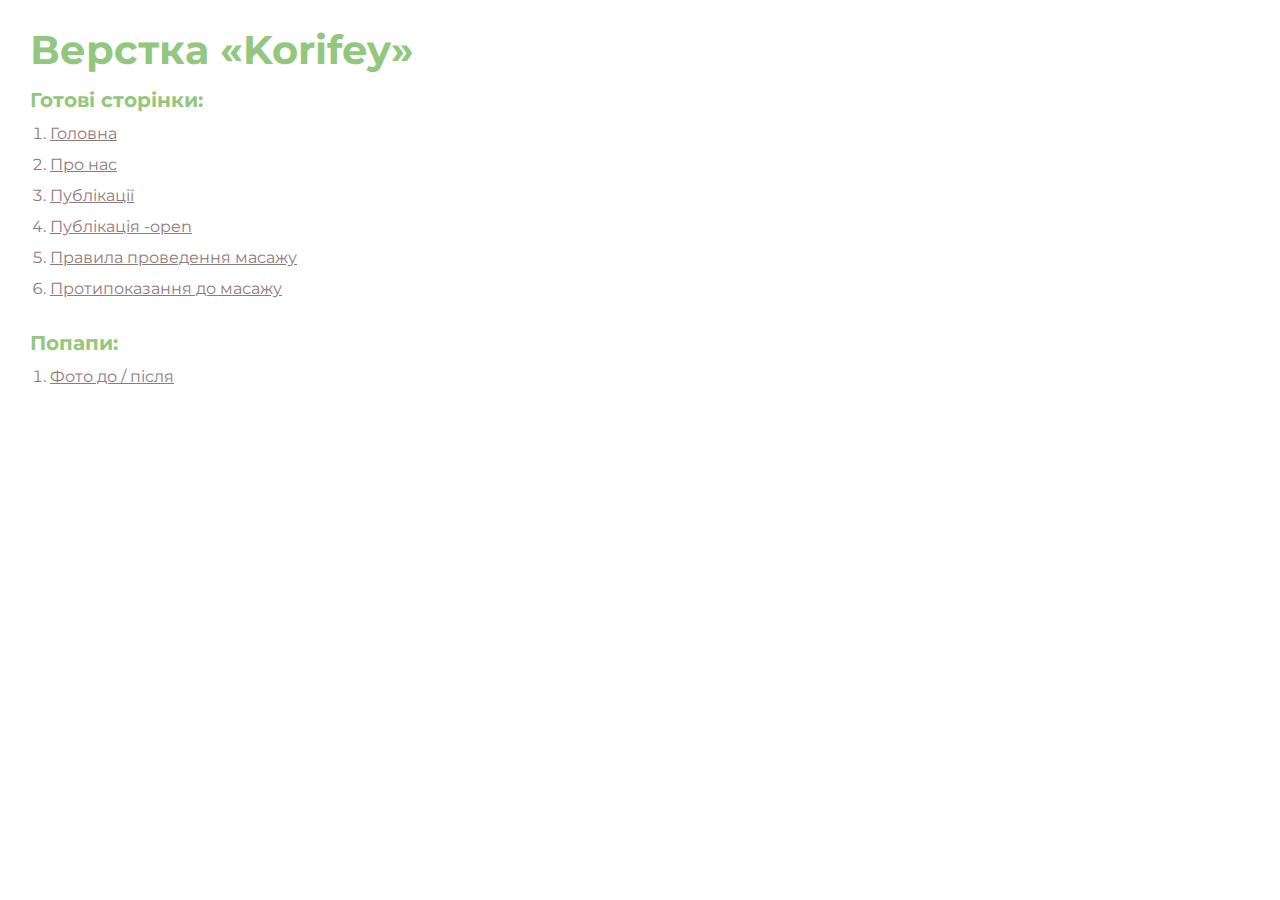
<file: nav.html>
<!DOCTYPE html>
<html>

<head>
	<meta charset="UTF-8">
	<meta name="viewport" content="width=device-width, initial-scale=1.0">
	<title>Верстка «Korifey»</title>
</head>

<body>
	<div class="rootpage">
		<h1>Верстка «Korifey»</h1>
		<h2>Готові сторінки:</h2>
		<ol class="rootpage__list">
			<li><a target="_blank" href="index.html">Головна</a></li>
			<li><a target="_blank" href="about-us.html">Про нас</a></li>
			<li><a target="_blank" href="publications.html">Публікації</a></li>
			<li><a target="_blank" href="publication-open.html">Публікація -open</a></li>
			<li><a target="_blank" href="rules.html">Правила проведення масажу</a></li>
			<li><a target="_blank" href="contraindications.html">Протипоказання до масажу</a></li>
		</ol>
		<h2>Попапи:</h2>
		<ol class="rootpage__list">
			<li><a target="_blank" href="index.html#popup-photo">Фото до / після</a></li>
		</ol>
	</div>
</body>
<style>
	@charset "UTF-8";
	@import url("https://fonts.googleapis.com/css?family=Montserrat:regular,700&display=swap");

	*,
	*::before,
	*::after {
		padding: 0px;
		margin: 0px;
		border: 0px;
		box-sizing: border-box;
	}

	html,
	body {
		height: 100%;
		margin: 0;
		padding: 0;
		min-width: 320px;
		width: 100%;
		color: #8F797E;
	}

	body {
		font-family: Montserrat;
		font-size: 100%;
		line-height: 1;
		font-size: 1rem;
	}

	a {
		text-decoration: underline;
		color: #8F797E
	}

	a:visited {
		text-decoration: underline;
		color: #8F797E;
	}

	a:hover {
		text-decoration: none;
	}

	ul li {
		list-style: none;
	}

	img {
		vertical-align: top;
	}

	.wrapper {
		width: 100%;
		min-height: 100%;
		overflow: hidden;
	}

	.rootpage {
		padding: 30px;
		display: flex;
		flex-direction: column;
		align-items: flex-start;
	}

	@media (max-width: 767px) {
		.rootpage {
			padding: 30px 15px;
		}
	}

	h1 {
		color: #93C77D;
		font-size: 2.5rem;
		margin: 0px 0px 1.25rem 0px;
	}

	@media (max-width: 767px) {
		h1 {
			font-size: 1.85rem;
			margin: 0px 0px 1.25rem 0px;
		}
	}

	h2 {
		color: #93C77D;
		font-size: 1.25rem;
		margin: 0px 0px 1rem 0px;
	}

	@media (max-width: 767px) {
		h2 {
			font-size: 1.125rem;
			margin: 0px 0px 1rem 0px;
		}
	}

	.rootpage__info {
		line-height: 140%;
		margin: 0px 0px 1.5rem 0px;
	}

	.rootpage__list {
		margin: 0px 0px 2.25rem 1.25rem;
	}

	.rootpage__list li:not(:last-child) {
		margin: 0px 0px 15px 0px;
	}
</style>

</html>
</file>
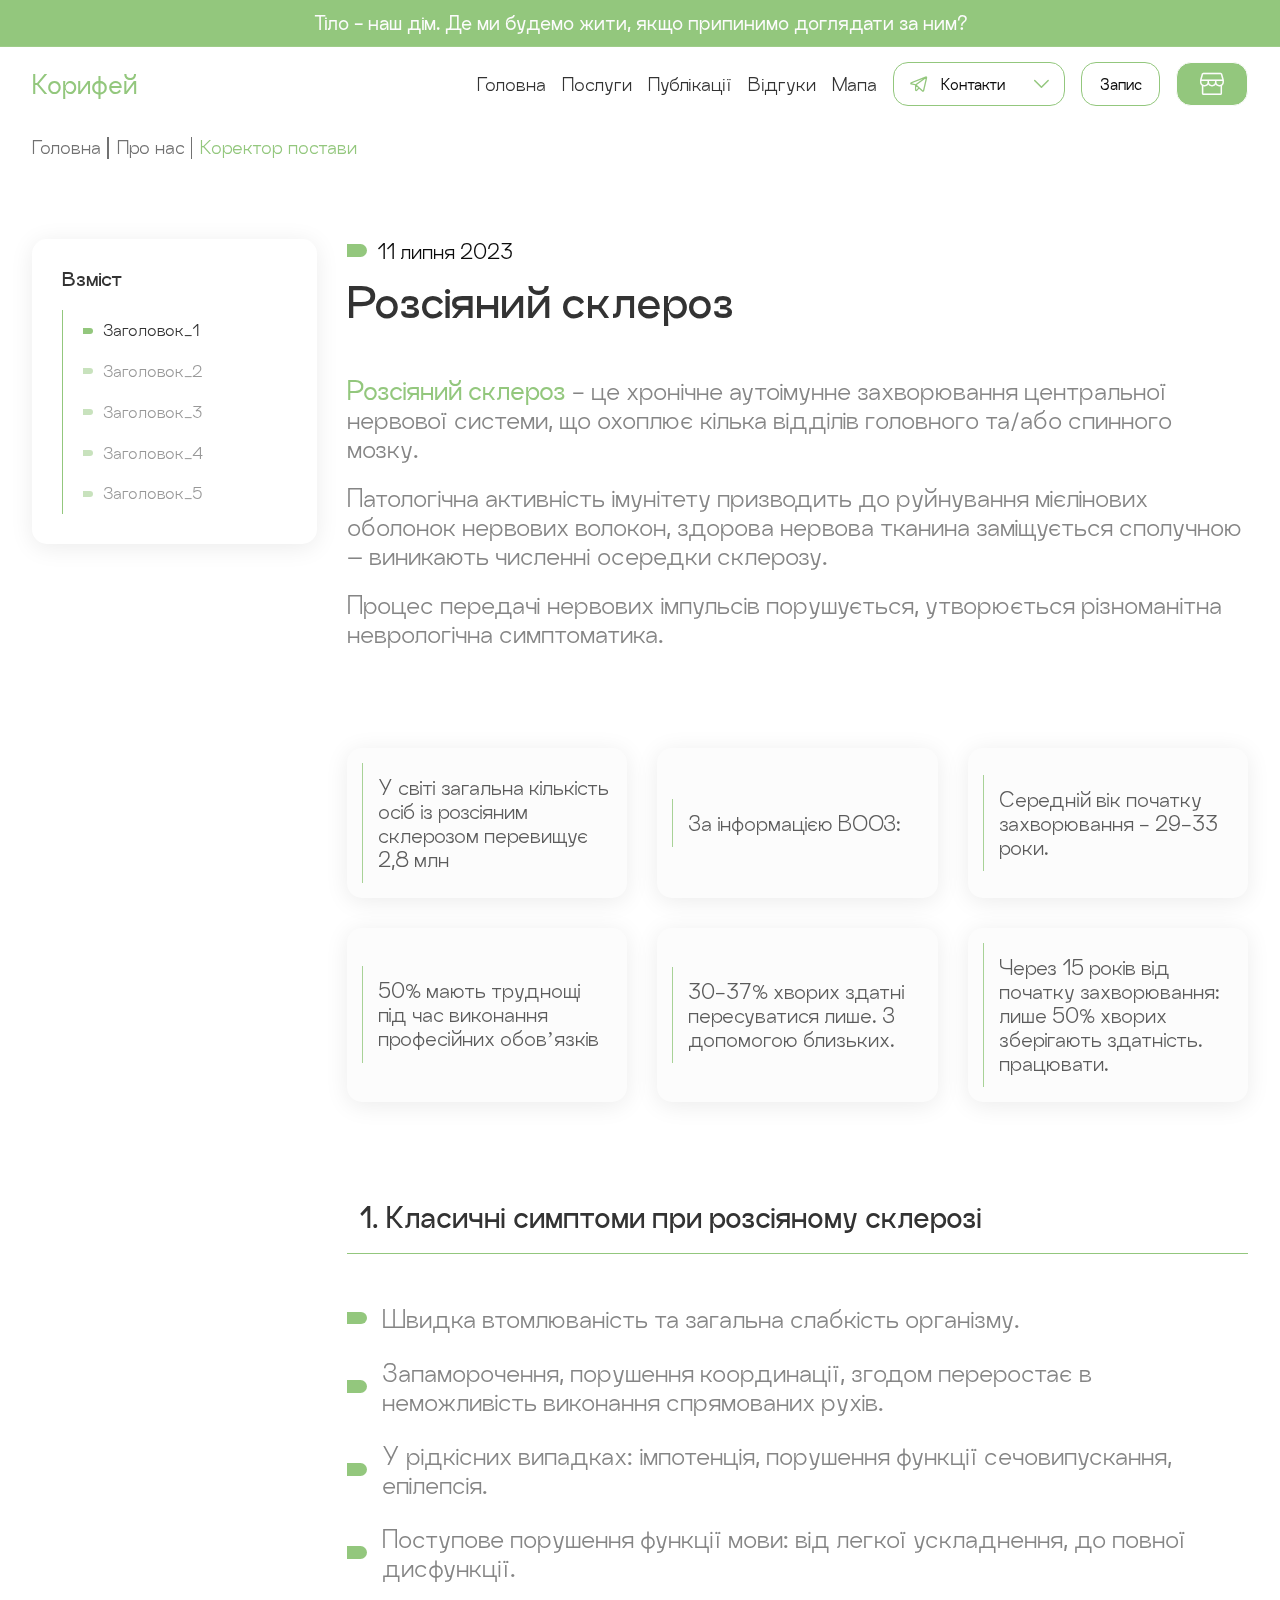
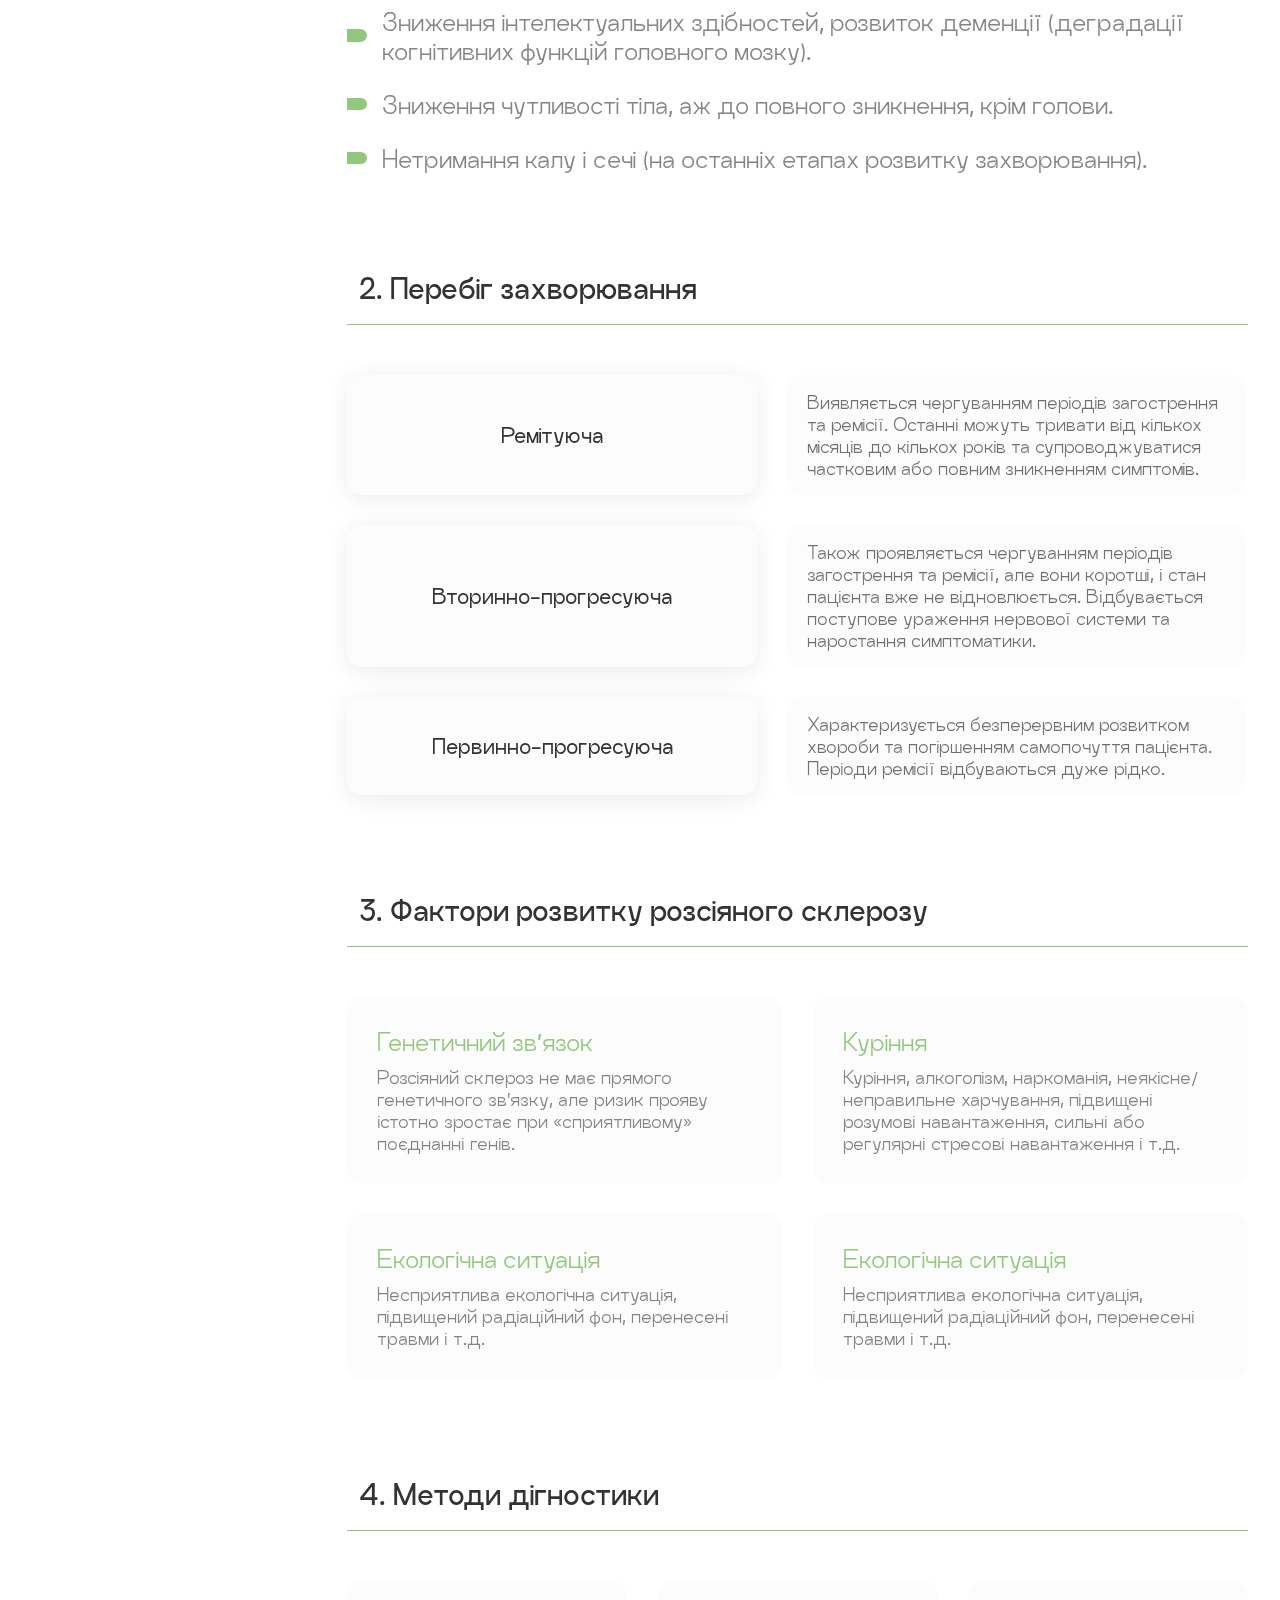
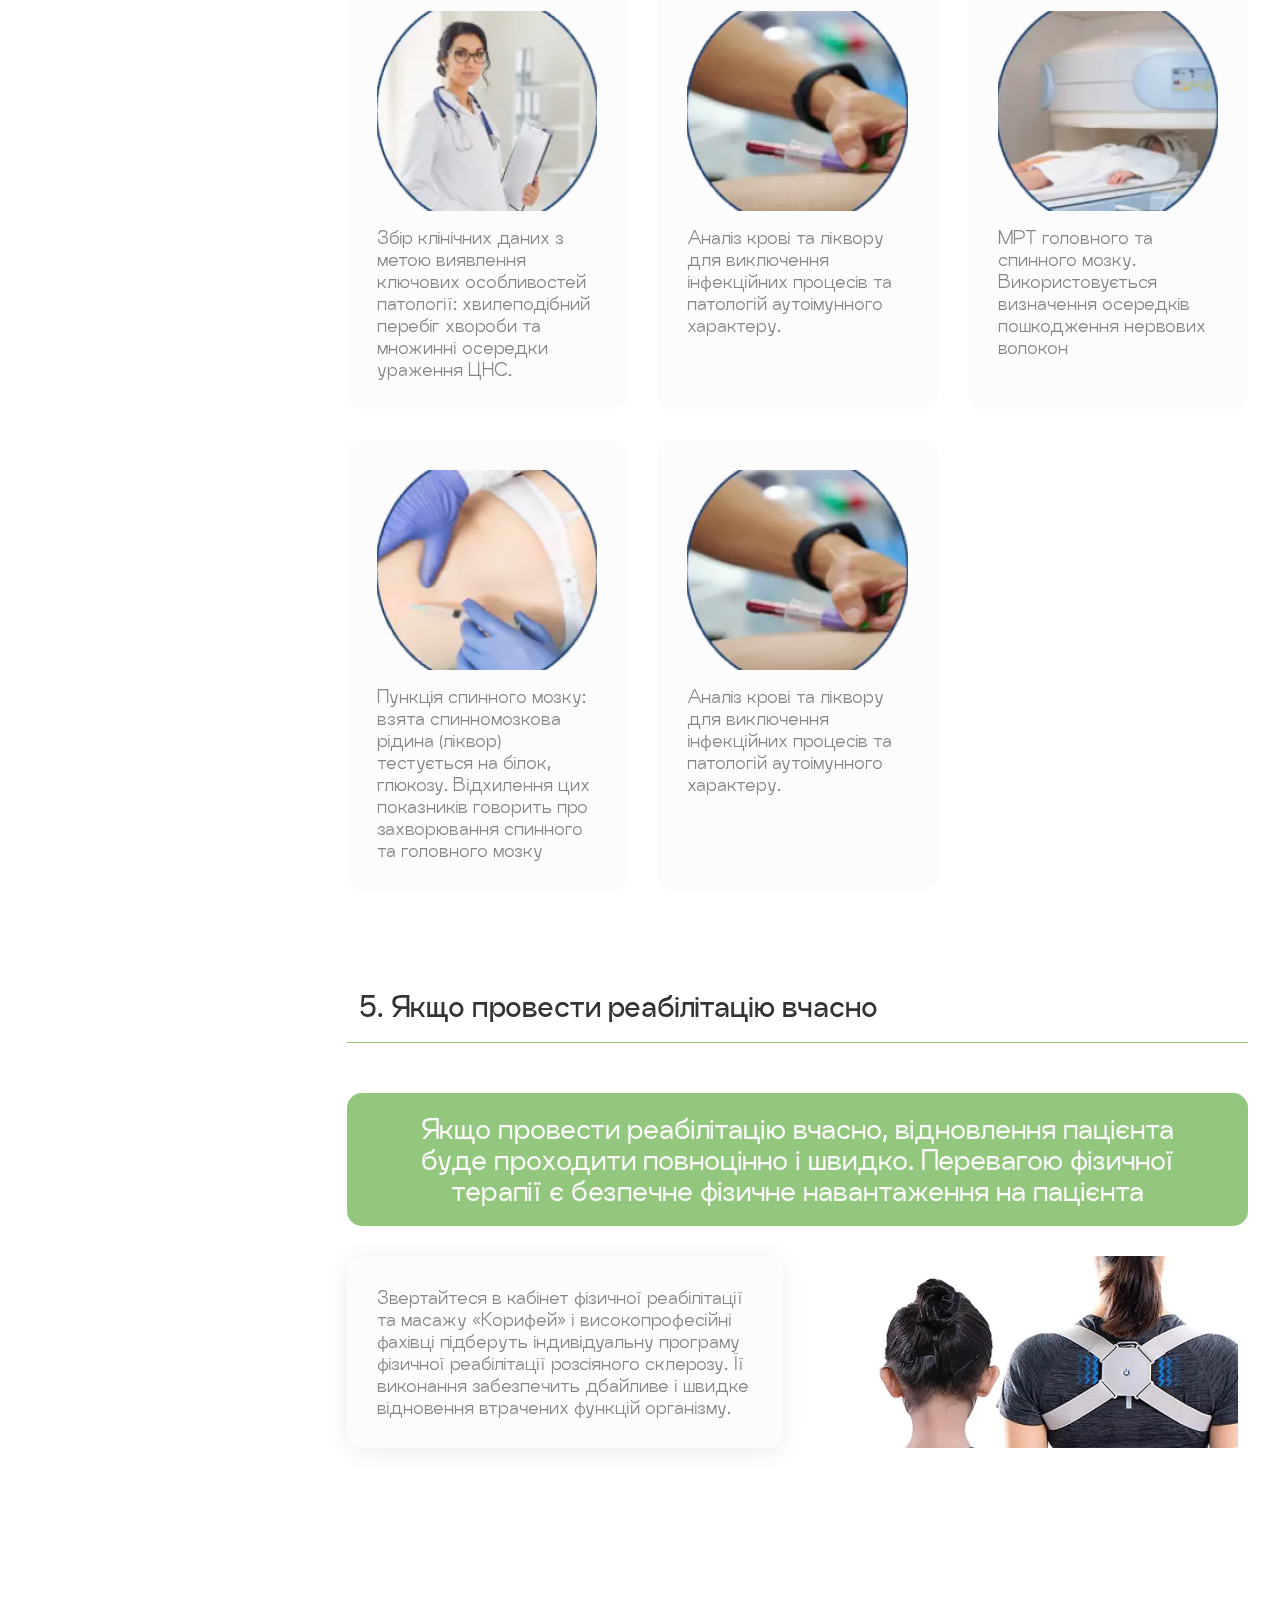
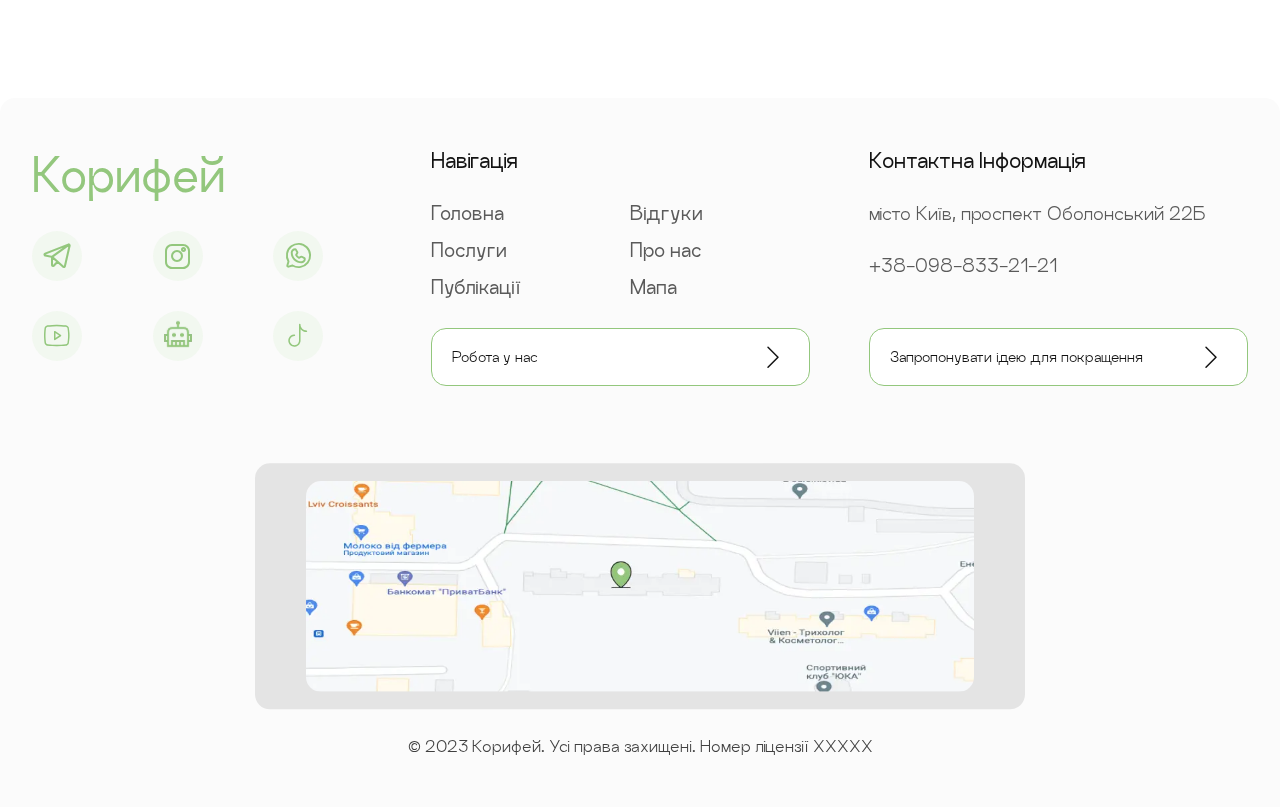
<file: publication-open.html>
<!DOCTYPE html>
<html lang="uk">

<head>
	<title>Корифей</title>
	<meta charset="UTF-8">
	<meta name="format-detection" content="telephone=no">
	<!-- <style>body{opacity: 0;}</style> -->
	<link rel="stylesheet" href="css/style.min.css?_v=20230808143751">
	<link rel="shortcut icon" href="favicon.ico">
	<!-- <meta name="robots" content="noindex, nofollow"> -->
	<meta name="viewport" content="width=device-width, initial-scale=1.0">
</head>

<body>
	<div class="wrapper">
		<header data-scroll="160" data-scroll-show class="header">
			<div class="header__top">
				<div class="header__container">
					<div class="header__slogan--wrapp">
						<p class="header__slogan">Тіло - наш дім. Де ми будемо жити, якщо припинимо доглядати за ним?</p>
						<p class="header__slogan">Здоров'я – це найцінніший дар, дбаймо про нього завжди.</p>
						<p class="header__slogan">Ваше тіло – ваша відповідальність: піклуйтеся про нього щодня.</p>
						<p class="header__slogan">Тіло служить вам вірою та правдою, заслуговує на найкращий догляд.</p>
						<p class="header__slogan">Збережіть свій дім – збережіть своє здоров'я и бадьорість духу.</p>
						<p class="header__slogan">Любов до свого тіла – це інвестиція в майбутнє комфортне життя.</p>
						<p class="header__slogan">Кожен крок до здоров'я – крок до щасливого майбутнього.</p>
						<p class="header__slogan">Здоров'я - ключ до відкриття усіх дверей життя.</p>
					</div>
				</div>
			</div>
			<div class="header__main">
				<div class="header__container">
					<div class="header__wrapper">
						<a href="about-us.html" class="header__logo">Корифей</a>
						<div class="header__block">
							<div class="header__wrap">
								<div data-da=".header,991.98,0" class="header__menu menu">
									<div class="menu__overlay"></div>
									<div class="menu__wrap">
										<nav class="menu__body">
											<div class="menu__inner"></div>
											<ul class="menu__list">
												<li class="menu__item">
													<a href="index.html#main" id="main-id" class="menu__link _icon-arrow--2">Головна</a>
												</li>
												<li class="menu__item">
													<a href="index.html#services" id="services-id" class="menu__link _icon-arrow--2">Послуги</a>
												</li>
												<li class="menu__item">
													<a href="publications.html" class="menu__link _icon-arrow--2">Публікації</a>
												</li>
												<li class="menu__item">
													<a href="index.html#reviews" id="reviews-id" class="menu__link _icon-arrow--2">Відгуки</a>
												</li>
												<li class="menu__item">
													<a href="https://goo.gl/maps/5cdohCo5Je6iY4CEA" target="_blank" class="menu__link _icon-arrow--2">Мапа</a>
												</li>
											</ul>
										</nav>
									</div>
								</div>
								<a href="tel:+380988332121" class="header__link--mob btn btn-wg">Подзвонити</a>
								<div data-hover class="header__phones">
									<button data-button type="submit" class="header__button _icon-arrow--1"><span class="header__button--icon _icon-telegram">Контакти</span> </button>
									<ul data-list class="header__list">
										<li data-da=".menu__list,991.98,10" class="header__item">
											<a href="" target="_blank" class="header__link"><span class="header__link--icon _icon-viber"></span><span class="header__link--text">Viber</span></a>
											<a href="" target="_blank" class="header__link"><span class="header__link--icon _icon-telegram"></span><span class="header__link--text">Telegram</span></a>
											<a href="" target="_blank" class="header__link"><span class="header__link--icon _icon-instagram"></span><span class="header__link--text">Instagram</span>
											</a>
											<a href="" target="_blank" class="header__link header__link--youtube"><span class="header__link--icon _icon-youtube"></span></a>
											<a href="tel:+380988332121" class="header__link header__link--phone"><span class="header__link--icon _icon-phone"></span>+38-098-833-21-21</a>
										</li>
									</ul>
								</div>
								<button type="button" class="header__mob"><span class="header__icon-menu"><span></span></span></button>
								<a href="index.html#reviews" id="appointment-id" class="header__appointment btn btn-w">Запис</a>
								<a href="" class="header__storefront btn btn-wg _icon-storefront"></a>
							</div>
						</div>
					</div>
				</div>
			</div>
		</header>
		<main>
			<section class="breadcrumb">
				<div class="breadcrumb__container">
					<ul class="breadcrumb__list--f18">
						<li><a href="index.html" class="breadcrumb__link">Головна</a></li>
						<li><a href="about-us.html" class="breadcrumb__link">Про нас</a></li>
						<li class="breadcrumb__active">Коректор постави</li>
					</ul>
				</div>
			</section>
			<section class="article">
				<div class="article__container">
					<div class="article__wrapper">
						<aside data-scroll-show class="article__side side">
							<div class="side__body">
								<h6 class="side__title--f18">Взміст</h6>
								<ul class="side__list">
									<li class="side__item active">Заголовок_1</li>
									<li class="side__item">Заголовок_2</li>
									<li class="side__item">Заголовок_3</li>
									<li class="side__item">Заголовок_4</li>
									<li class="side__item">Заголовок_5</li>
								</ul>
							</div>
						</aside>
						<div class="article__block--wrap">
							<div class="article__block--top">
								<div class="article__date">11 липня 2023</div>
								<h1>Розсіяний склероз</h1>
								<p><span>Розсіяний склероз</span> - це хронічне аутоімунне захворювання центральної нервової системи,
									що
									охоплює кілька відділів головного та/або спинного мозку.</p>
								<p>Патологічна активність імунітету призводить до руйнування мієлінових оболонок нервових волокон,
									здорова нервова тканина заміщується сполучною – виникають численні осередки склерозу.</p>
								<p>Процес передачі нервових імпульсів порушується, утворюється різноманітна неврологічна симптоматика.
								</p>
								<ul>
									<li>
										<p>У світі загальна кількість осіб із розсіяним склерозом перевищує 2,8 млн</p>
									</li>
									<li>
										<p>За інформацією ВООЗ:</p>
									</li>
									<li>
										<p>Середній вік початку захворювання - 29-33 роки.</p>
									</li>
									<li>
										<p>50% мають труднощі під час виконання професійних обовʼязків</p>
									</li>
									<li>
										<p>30-37% хворих здатні пересуватися лише. З допомогою близьких.</p>
									</li>
									<li>
										<p>Через 15 років від початку захворювання: лише 50% хворих зберігають здатність. працювати.</p>
									</li>
								</ul>
							</div>
							<div class="article__block article__block--1">
								<h5>1. Класичні симптоми при розсіяному склерозі</h5>
								<ul>
									<li>Швидка втомлюваність та загальна слабкість організму.</li>
									<li>Запаморочення, порушення координації, згодом переростає в неможливість виконання спрямованих
										рухів.</li>
									<li>У рідкісних випадках: імпотенція, порушення функції сечовипускання, епілепсія.</li>
									<li>Поступове порушення функції мови: від легкої ускладнення, до повної дисфункції.</li>
									<li>Зниження інтелектуальних здібностей, розвиток деменції (деградації когнітивних функцій головного
										мозку).</li>
									<li>Зниження чутливості тіла, аж до повного зникнення, крім голови.</li>
									<li>Нетримання калу і сечі (на останніх етапах розвитку захворювання).</li>
								</ul>
							</div>
							<div class="article__block article__block--2">
								<h5>2. Перебіг захворювання</h5>
								<ul>
									<li>Ремітуюча</li>
									<li>Виявляється чергуванням періодів загострення та ремісії. Останні можуть
										тривати від кількох місяців до кількох років та супроводжуватися частковим або повним зникненням
										симптомів.</li>
									<li>Вторинно-прогресуюча</li>
									<li>Також проявляється чергуванням періодів загострення та ремісії, але вони
										коротші, і стан пацієнта вже не відновлюється. Відбувається поступове ураження нервової системи та
										наростання симптоматики.</li>
									<li>Первинно-прогресуюча</li>
									<li>Характеризується безперервним розвитком хвороби та погіршенням
										самопочуття пацієнта. Періоди ремісії відбуваються дуже рідко.</li>
								</ul>
							</div>
							<div class="article__block article__block--3">
								<h5>3. Фaктори розвитку розсіяного склерозу</h5>
								<ul>
									<li>
										<b>Генетичний зв’язок</b>
										<p>Розсіяний склероз не має прямого генетичного зв'язку, але ризик прояву істотно зростає при
											«сприятливому» поєднанні генів.</p>
									</li>
									<li>
										<b>Куріння</b>
										<p>Куріння, алкоголізм, наркоманія, неякісне/неправильне харчування, підвищені розумові
											навантаження, сильні або регулярні стресові навантаження і т.д.</p>
									</li>
									<li>
										<b>Екологічна ситуація</b>
										<p>Несприятлива екологічна ситуація, підвищений радіаційний фон, перенесені травми і т.д.</p>
									</li>
									<li>
										<b>Екологічна ситуація</b>
										<p>Несприятлива екологічна ситуація, підвищений радіаційний фон, перенесені травми і т.д.</p>
									</li>
								</ul>
							</div>
							<div class="article__block article__block--4">
								<h5>4. Методи дігностики</h5>
								<ul>
									<li>
										<picture><source srcset="img/articles/article-image-01.webp" type="image/webp"><img src="img/articles/article-image-01.png" alt=""></picture>
										<p>Збір клінічних даних з метою виявлення ключових особливостей патології: хвилеподібний перебіг
											хвороби та множинні осередки ураження ЦНС.</p>
									</li>
									<li>
										<picture><source srcset="img/articles/article-image-02.webp" type="image/webp"><img src="img/articles/article-image-02.png" alt=""></picture>
										<p>Аналіз крові та ліквору для виключення інфекційних процесів та патологій аутоімунного характеру.
										</p>
									</li>
									<li>
										<picture><source srcset="img/articles/article-image-03.webp" type="image/webp"><img src="img/articles/article-image-03.png" alt=""></picture>
										<p>МРТ головного та спинного мозку. Використовується визначення осередків пошкодження нервових
											волокон</p>
									</li>
									<li>
										<picture><source srcset="img/articles/article-image-04.webp" type="image/webp"><img src="img/articles/article-image-04.png" alt=""></picture>
										<p>Пункція спинного мозку: взята спинномозкова рідина (ліквор) тестується на білок, глюкозу.
											Відхилення цих показників говорить про захворювання спинного та головного мозку</p>
									</li>
									<li>
										<picture><source srcset="img/articles/article-image-05.webp" type="image/webp"><img src="img/articles/article-image-05.png" alt=""></picture>
										<p>Аналіз крові та ліквору для виключення інфекційних процесів та патологій аутоімунного характеру.
										</p>
									</li>
								</ul>
							</div>
							<div class="article__block article__block--5">
								<h5>5. Якщо провести реабілітацію вчасно</h5>
								<div class="article__row--top">Якщо провести реабілітацію вчасно, відновлення пацієнта буде проходити
									повноцінно і швидко. Перевагою фізичної терапії є безпечне фізичне навантаження на пацієнта</div>
								<div class="article__row">
									<div class="article__text">Звертайтеся в кабінет фізичної реабілітації та масажу «Корифей» і
										високопрофесійні фахівці підберуть індивідуальну програму фізичної реабілітації розсіяного склерозу.
										Її виконання забезпечить дбайливе і швидке відновення втрачених функцій організму.</div>
									<div class="article__image">
										<picture><source srcset="img/publications/publications-image-03.webp" type="image/webp"><img src="img/publications/publications-image-03.png" alt=""></picture>
									</div>
								</div>
								</ul>
							</div>
						</div>
					</div>
				</div>
			</section>
		</main>
		<footer class="footer">
			<div class="footer__container">
				<div class="footer__wrapper">
					<div class="footer__column">
						<a href="about-us.html" class="footer__logo">Корифей</a>
						<div class="footer__socials">
							<div class="footer__social--wrap">
								<a href="" target="_blank" class="footer__social _icon-telegram"></a>
							</div>
							<div class="footer__social--wrap">
								<a href="" target="_blank" class="footer__social _icon-instagram"></a>
							</div>
							<div class="footer__social--wrap">
								<a href="" target="_blank" class="footer__social _icon-viber"></a>
							</div>
							<div class="footer__social--wrap">
								<a href="" target="_blank" class="footer__social _icon-youtube"></a>
							</div>
							<div class="footer__social--wrap">
								<a href="" target="_blank" class="footer__social _icon-robot"></a>
							</div>
							<div class="footer__social--wrap">
								<a href="" target="_blank" class="footer__social _icon-tiktok"></a>
							</div>
						</div>
					</div>
					<div class="footer__column">
						<h6 class="footer__title">Навігація</h6>
						<nav class="footer__menu">
							<ul class="footer__list--f18">
								<li class="footer__item">
									<a href="index.html#main" id="main-f" class="footer__link">Головна</a>
								</li>
								<li class="footer__item">
									<a href="index.html#reviews" id="reviews-f" class="footer__link">Відгуки</a>
								</li>
								<li class="footer__item">
									<a href="index.html#services" id="services-f" class="footer__link">Послуги</a>
								</li>
								<li class="footer__item">
									<a href="about-us.html" class="footer__link">Про нас</a>
								</li>
								<li class="footer__item">
									<a href="publications.html" class="footer__link">Публікації</a>
								</li>
								<li class="footer__item">
									<a href="https://goo.gl/maps/5cdohCo5Je6iY4CEA" target="_blank" class="footer__link">Мапа</a>
								</li>
							</ul>
						</nav>
						<a href="" target="_blank" class="footer__button btn btn-w _icon-arrow--2">Робота у нас</a>
					</div>
					<div class="footer__column">
						<h6 class="footer__title">Контактна інформація</h6>
						<div class="footer__contacts">
							<a href="https://goo.gl/maps/5cdohCo5Je6iY4CEA" target="_blank" class="footer__location--f18">місто Київ,
								проспект Оболонський 22Б</a>
							<a href="tel:+380988332121" class="footer__phone--f18">+38-098-833-21-21</a>
						</div>
						<a href="" target="_blank" class="footer__button btn btn-w _icon-arrow--2">Запропонувати ідею для
							покращення</a>
					</div>
					<div class="footer__column">
						<a href="https://goo.gl/maps/5cdohCo5Je6iY4CEA" target="_blank" class="footer__image">
							<picture><source srcset="img/pictures/map-pc.webp" type="image/webp"><img class="footer__img footer__img--pc" src="img/pictures/map-pc.png" alt="Карта"></picture>
							<picture><source srcset="img/pictures/map-tablet.webp" type="image/webp"><img class="footer__img footer__img--tablet" src="img/pictures/map-tablet.png" alt="Карта"></picture>
							<picture><source srcset="img/pictures/map-mob.webp" type="image/webp"><img class="footer__img footer__img-mob" src="img/pictures/map-mob.png" alt="Карта"></picture>
						</a>
					</div>
				</div>
			</div>
			<div class="footer__container">
				<p class="footer__allright">© 2023 Корифей. Усі права захищені. Номер ліцензії ХХХХХ</p>
			</div>
	</div>
	</footer>
	</div>
	<script src="js/app.min.js?_v=20230808143751"></script>
</body>

</html>
</file>
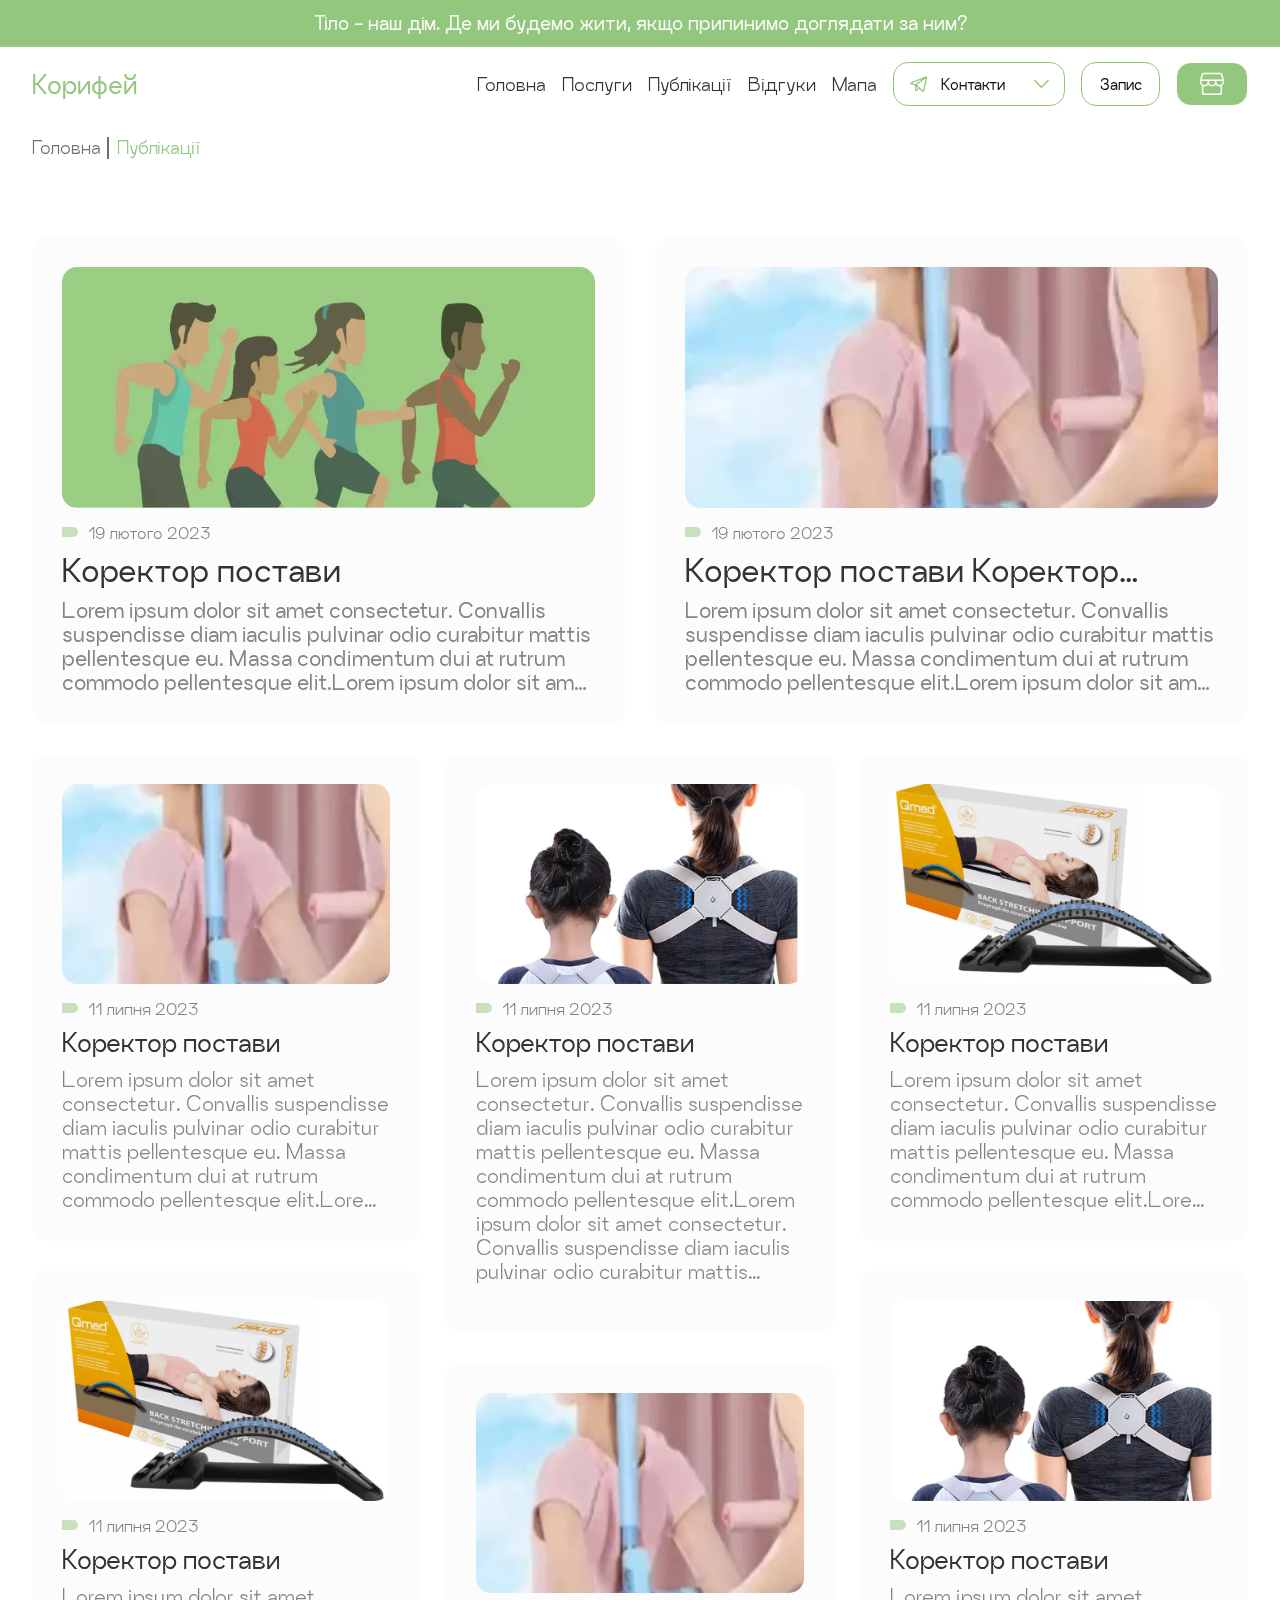
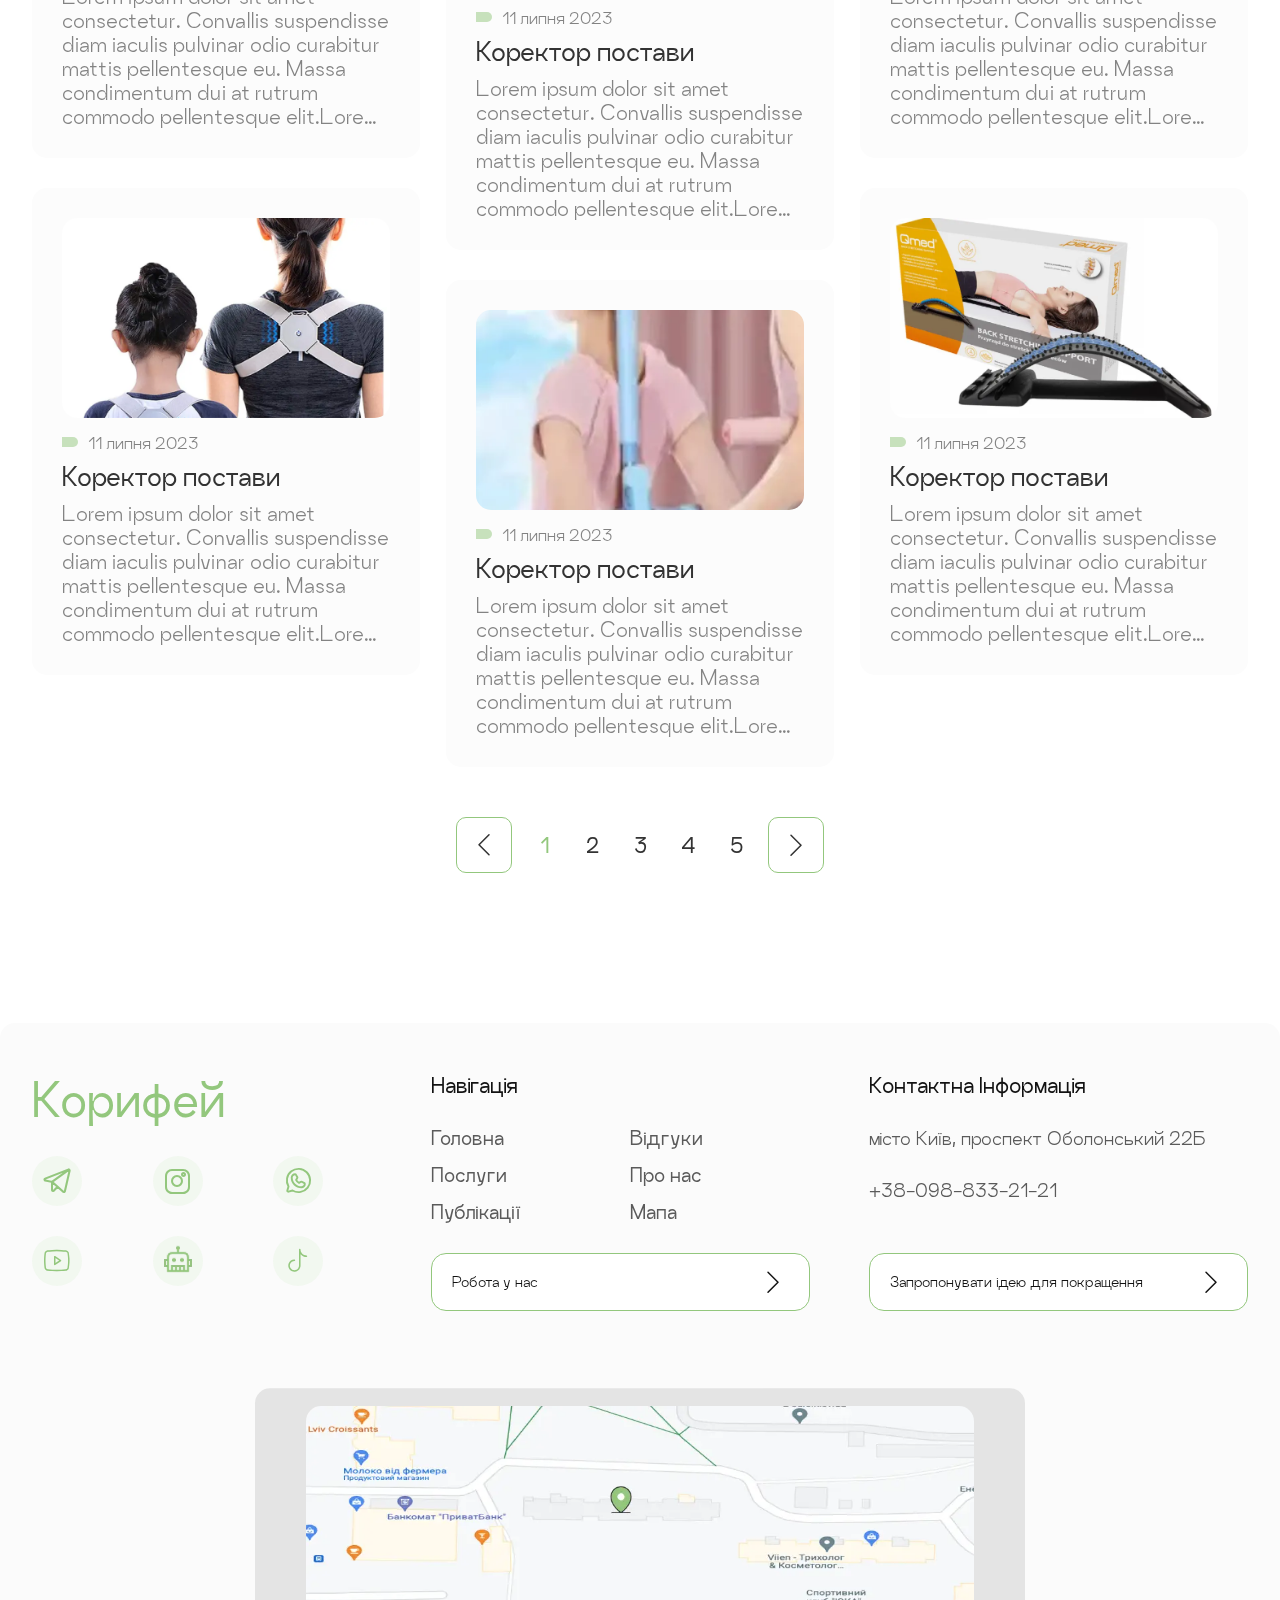
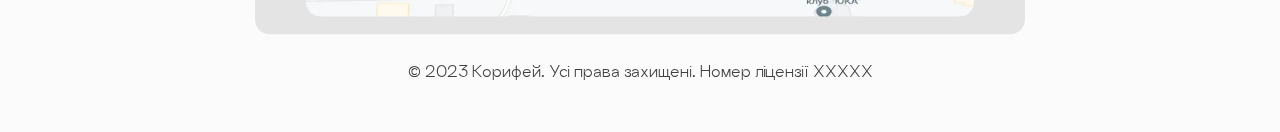
<file: publications.html>
<!DOCTYPE html>
<html lang="uk">

<head>
	<title>Корифей</title>
	<meta charset="UTF-8">
	<meta name="format-detection" content="telephone=no">
	<!-- <style>body{opacity: 0;}</style> -->
	<link rel="stylesheet" href="css/style.min.css?_v=20230808143751">
	<link rel="shortcut icon" href="favicon.ico">
	<!-- <meta name="robots" content="noindex, nofollow"> -->
	<meta name="viewport" content="width=device-width, initial-scale=1.0">
</head>

<body>
	<div class="wrapper">
		<header data-scroll="160" data-scroll-show class="header">
			<div class="header__top">
				<div class="header__container">
					<div class="header__slogan--wrapp">
						<p class="header__slogan">Тіло - наш дім. Де ми будемо жити, якщо припинимо доглядати за ним?</p>
						<p class="header__slogan">Здоров'я – це найцінніший дар, дбаймо про нього завжди.</p>
						<p class="header__slogan">Ваше тіло – ваша відповідальність: піклуйтеся про нього щодня.</p>
						<p class="header__slogan">Тіло служить вам вірою та правдою, заслуговує на найкращий догляд.</p>
						<p class="header__slogan">Збережіть свій дім – збережіть своє здоров'я и бадьорість духу.</p>
						<p class="header__slogan">Любов до свого тіла – це інвестиція в майбутнє комфортне життя.</p>
						<p class="header__slogan">Кожен крок до здоров'я – крок до щасливого майбутнього.</p>
						<p class="header__slogan">Здоров'я - ключ до відкриття усіх дверей життя.</p>
					</div>
				</div>
			</div>
			<div class="header__main">
				<div class="header__container">
					<div class="header__wrapper">
						<a href="about-us.html" class="header__logo">Корифей</a>
						<div class="header__block">
							<div class="header__wrap">
								<div data-da=".header,991.98,0" class="header__menu menu">
									<div class="menu__overlay"></div>
									<div class="menu__wrap">
										<nav class="menu__body">
											<div class="menu__inner"></div>
											<ul class="menu__list">
												<li class="menu__item">
													<a href="index.html#main" id="main-id" class="menu__link _icon-arrow--2">Головна</a>
												</li>
												<li class="menu__item">
													<a href="index.html#services" id="services-id" class="menu__link _icon-arrow--2">Послуги</a>
												</li>
												<li class="menu__item">
													<a href="publications.html" class="menu__link _icon-arrow--2">Публікації</a>
												</li>
												<li class="menu__item">
													<a href="index.html#reviews" id="reviews-id" class="menu__link _icon-arrow--2">Відгуки</a>
												</li>
												<li class="menu__item">
													<a href="https://goo.gl/maps/5cdohCo5Je6iY4CEA" target="_blank" class="menu__link _icon-arrow--2">Мапа</a>
												</li>
											</ul>
										</nav>
									</div>
								</div>
								<a href="tel:+380988332121" class="header__link--mob btn btn-wg">Подзвонити</a>
								<div data-hover class="header__phones">
									<button data-button type="submit" class="header__button _icon-arrow--1"><span class="header__button--icon _icon-telegram">Контакти</span> </button>
									<ul data-list class="header__list">
										<li data-da=".menu__list,991.98,10" class="header__item">
											<a href="" target="_blank" class="header__link"><span class="header__link--icon _icon-viber"></span><span class="header__link--text">Viber</span></a>
											<a href="" target="_blank" class="header__link"><span class="header__link--icon _icon-telegram"></span><span class="header__link--text">Telegram</span></a>
											<a href="" target="_blank" class="header__link"><span class="header__link--icon _icon-instagram"></span><span class="header__link--text">Instagram</span>
											</a>
											<a href="" target="_blank" class="header__link header__link--youtube"><span class="header__link--icon _icon-youtube"></span></a>
											<a href="tel:+380988332121" class="header__link header__link--phone"><span class="header__link--icon _icon-phone"></span>+38-098-833-21-21</a>
										</li>
									</ul>
								</div>
								<button type="button" class="header__mob"><span class="header__icon-menu"><span></span></span></button>
								<a href="index.html#reviews" id="appointment-id" class="header__appointment btn btn-w">Запис</a>
								<a href="" class="header__storefront btn btn-wg _icon-storefront"></a>
							</div>
						</div>
					</div>
				</div>
			</div>
		</header>
		<main>
			<section class="breadcrumb">
				<div class="breadcrumb__container">
					<ul class="breadcrumb__list--f18">
						<li><a href="index.html" class="breadcrumb__link">Головна</a></li>
						<li class="breadcrumb__active">Публікації</li>
					</ul>
				</div>
			</section>
			<section class="publications">
				<div class="publications__container">
					<div class="publications__wrapper">
						<div class="publications__top">
							<a href="" class="publications__item">
								<div class="publications__image">
									<picture><source srcset="img/publications/publications-image-01.webp" type="image/webp"><img src="img/publications/publications-image-01.png" alt=""></picture>
								</div>
								<div class="publications__content">
									<div class="publications__date">19 лютого 2023</div>
									<div class="publications__bottom">
										<h4 class="publications__title">Коректор постави</h4>
										<h6 class="publications__text">Lorem ipsum dolor sit amet consectetur. Convallis suspendisse diam
											iaculis pulvinar odio curabitur mattis pellentesque eu. Massa condimentum dui at rutrum commodo
											pellentesque elit.Lorem ipsum dolor sit amet consectetur. Convallis suspendisse diam
											iaculis pulvinar odio curabitur mattis pellentesque eu. Massa condimentum dui at rutrum commodo
											pellentesque elit.</h6>
									</div>
								</div>
							</a>
							<a href="" class="publications__item">
								<div class="publications__image">
									<picture><source srcset="img/publications/publications-image-02.webp" type="image/webp"><img src="img/publications/publications-image-02.png" alt=""></picture>
								</div>
								<div class="publications__content">
									<div class="publications__date">19 лютого 2023</div>
									<div class="publications__bottom">
										<h4 class="publications__title">Коректор постави Коректор постави Коректор постави</h4>
										<h6 class="publications__text">Lorem ipsum dolor sit amet consectetur. Convallis suspendisse diam
											iaculis pulvinar odio curabitur mattis pellentesque eu. Massa condimentum dui at rutrum commodo
											pellentesque elit.Lorem ipsum dolor sit amet consectetur. Convallis suspendisse diam
											iaculis pulvinar odio curabitur mattis pellentesque eu. Massa condimentum dui at rutrum commodo
											pellentesque elit.</h6>
									</div>
								</div>
							</a>
						</div>
						<div class="publications__wrap">
							<div class="publications__column publications__column--first">
								<a href="" class="publications__item">
									<div class="publications__image">
										<picture><source srcset="img/publications/publications-image-02.webp" type="image/webp"><img src="img/publications/publications-image-02.png" alt=""></picture>
									</div>
									<div class="publications__content">
										<div class="publications__date">11 липня 2023</div>
										<div class="publications__bottom">
											<h4 class="publications__title">Коректор постави</h4>
											<h6 class="publications__text">Lorem ipsum dolor sit amet consectetur. Convallis suspendisse diam
												iaculis pulvinar odio curabitur mattis pellentesque eu. Massa condimentum dui at rutrum commodo
												pellentesque elit.Lorem ipsum dolor sit amet consectetur. Convallis suspendisse diam
												iaculis pulvinar odio curabitur mattis pellentesque eu. Massa condimentum dui at rutrum commodo
												pellentesque elit.</h6>
										</div>
									</div>
								</a>
								<a href="" class="publications__item">
									<div class="publications__image">
										<picture><source srcset="img/publications/publications-image-04.webp" type="image/webp"><img src="img/publications/publications-image-04.png" alt=""></picture>
									</div>
									<div class="publications__content">
										<div class="publications__date">11 липня 2023</div>
										<div class="publications__bottom">
											<h4 class="publications__title">Коректор постави</h4>
											<h6 class="publications__text">Lorem ipsum dolor sit amet consectetur. Convallis suspendisse diam
												iaculis pulvinar odio curabitur mattis pellentesque eu. Massa condimentum dui at rutrum commodo
												pellentesque elit.Lorem ipsum dolor sit amet consectetur. Convallis suspendisse diam
												iaculis pulvinar odio curabitur mattis pellentesque eu. Massa condimentum dui at rutrum commodo
												pellentesque elit.</h6>
										</div>
									</div>
								</a>
								<a href="" class="publications__item">
									<div class="publications__image">
										<picture><source srcset="img/publications/publications-image-03.webp" type="image/webp"><img src="img/publications/publications-image-03.png" alt=""></picture>
									</div>
									<div class="publications__content">
										<div class="publications__date">11 липня 2023</div>
										<div class="publications__bottom">
											<h4 class="publications__title">Коректор постави</h4>
											<h6 class="publications__text">Lorem ipsum dolor sit amet consectetur. Convallis suspendisse diam
												iaculis pulvinar odio curabitur mattis pellentesque eu. Massa condimentum dui at rutrum commodo
												pellentesque elit.Lorem ipsum dolor sit amet consectetur. Convallis suspendisse diam
												iaculis pulvinar odio curabitur mattis pellentesque eu. Massa condimentum dui at rutrum commodo
												pellentesque elit.</h6>
										</div>
									</div>
								</a>
							</div>
							<div class="publications__column publications__column--middle">
								<a href="" class="publications__item">
									<div class="publications__image">
										<picture><source srcset="img/publications/publications-image-03.webp" type="image/webp"><img src="img/publications/publications-image-03.png" alt=""></picture>
									</div>
									<div class="publications__content">
										<div class="publications__date">11 липня 2023</div>
										<div class="publications__bottom">
											<h4 class="publications__title">Коректор постави</h4>
											<h6 class="publications__text">Lorem ipsum dolor sit amet consectetur. Convallis suspendisse diam
												iaculis pulvinar odio curabitur mattis pellentesque eu. Massa condimentum dui at rutrum commodo
												pellentesque elit.Lorem ipsum dolor sit amet consectetur. Convallis suspendisse diam
												iaculis pulvinar odio curabitur mattis pellentesque eu. Massa condimentum dui at rutrum commodo
												pellentesque elit.</h6>
										</div>
									</div>
								</a>
								<a href="" class="publications__item">
									<div class="publications__image">
										<picture><source srcset="img/publications/publications-image-02.webp" type="image/webp"><img src="img/publications/publications-image-02.png" alt=""></picture>
									</div>
									<div class="publications__content">
										<div class="publications__date">11 липня 2023</div>
										<div class="publications__bottom">
											<h4 class="publications__title">Коректор постави</h4>
											<h6 class="publications__text">Lorem ipsum dolor sit amet consectetur. Convallis suspendisse diam
												iaculis pulvinar odio curabitur mattis pellentesque eu. Massa condimentum dui at rutrum commodo
												pellentesque elit.Lorem ipsum dolor sit amet consectetur. Convallis suspendisse diam
												iaculis pulvinar odio curabitur mattis pellentesque eu. Massa condimentum dui at rutrum commodo
												pellentesque elit.</h6>
										</div>
									</div>
								</a>
								<a href="" class="publications__item">
									<div class="publications__image">
										<picture><source srcset="img/publications/publications-image-02.webp" type="image/webp"><img src="img/publications/publications-image-02.png" alt=""></picture>
									</div>
									<div class="publications__content">
										<div class="publications__date">11 липня 2023</div>
										<div class="publications__bottom">
											<h4 class="publications__title">Коректор постави</h4>
											<h6 class="publications__text">Lorem ipsum dolor sit amet consectetur. Convallis suspendisse diam
												iaculis pulvinar odio curabitur mattis pellentesque eu. Massa condimentum dui at rutrum commodo
												pellentesque elit.Lorem ipsum dolor sit amet consectetur. Convallis suspendisse diam
												iaculis pulvinar odio curabitur mattis pellentesque eu. Massa condimentum dui at rutrum commodo
												pellentesque elit.</h6>
										</div>
									</div>
								</a>
							</div>
							<div class="publications__column publications__column--last">
								<a href="" data-da=".publications__column--first,991.98,10" class="publications__item">
									<div class="publications__image">
										<picture><source srcset="img/publications/publications-image-04.webp" type="image/webp"><img src="img/publications/publications-image-04.png" alt=""></picture>
									</div>
									<div class="publications__content">
										<div class="publications__date">11 липня 2023</div>
										<div class="publications__bottom">
											<h4 class="publications__title">Коректор постави</h4>
											<h6 class="publications__text">Lorem ipsum dolor sit amet consectetur. Convallis suspendisse diam
												iaculis pulvinar odio curabitur mattis pellentesque eu. Massa condimentum dui at rutrum commodo
												pellentesque elit.Lorem ipsum dolor sit amet consectetur. Convallis suspendisse diam
												iaculis pulvinar odio curabitur mattis pellentesque eu. Massa condimentum dui at rutrum commodo
												pellentesque elit.</h6>
										</div>
									</div>
								</a>
								<a href="" data-da=".publications__column--middle,991.98,10" class="publications__item">
									<div class="publications__image">
										<picture><source srcset="img/publications/publications-image-03.webp" type="image/webp"><img src="img/publications/publications-image-03.png" alt=""></picture>
									</div>
									<div class="publications__content">
										<div class="publications__date">11 липня 2023</div>
										<div class="publications__bottom">
											<h4 class="publications__title">Коректор постави</h4>
											<h6 class="publications__text">Lorem ipsum dolor sit amet consectetur. Convallis suspendisse diam
												iaculis pulvinar odio curabitur mattis pellentesque eu. Massa condimentum dui at rutrum commodo
												pellentesque elit.Lorem ipsum dolor sit amet consectetur. Convallis suspendisse diam
												iaculis pulvinar odio curabitur mattis pellentesque eu. Massa condimentum dui at rutrum commodo
												pellentesque elit.</h6>
										</div>
									</div>
								</a>
								<a href="" data-da=".publications__column--first,991.98,10" class="publications__item">
									<div class="publications__image">
										<picture><source srcset="img/publications/publications-image-04.webp" type="image/webp"><img src="img/publications/publications-image-04.png" alt=""></picture>
									</div>
									<div class="publications__content">
										<div class="publications__date">11 липня 2023</div>
										<div class="publications__bottom">
											<h4 class="publications__title">Коректор постави</h4>
											<h6 class="publications__text">Lorem ipsum dolor sit amet consectetur. Convallis suspendisse diam
												iaculis pulvinar odio curabitur mattis pellentesque eu. Massa condimentum dui at rutrum commodo
												pellentesque elit.Lorem ipsum dolor sit amet consectetur. Convallis suspendisse diam
												iaculis pulvinar odio curabitur mattis pellentesque eu. Massa condimentum dui at rutrum commodo
												pellentesque elit.</h6>
										</div>
									</div>
								</a>
							</div>
						</div>
					</div>
					<div class="pagging">
						<a href="" class="pagging__arrow pagging__arrow--prev _icon-arrow--2"></a>
						<ul class="pagging__list">
							<li>
								<a href="" class="pagging__item _active">1</a>
							</li>
							<li>
								<a href="" class="pagging__item">2</a>
							</li>
							<li>
								<a href="" class="pagging__item">3</a>
							</li>
							<li>
								<a href="" class="pagging__item">4</a>
							</li>
							<li>
								<a href="" class="pagging__item">5</a>
							</li>
						</ul>
						<a href="" class="pagging__arrow pagging__arrow--next _icon-arrow--2"></a>
					</div>
				</div>
			</section>
		</main>
		<footer class="footer">
			<div class="footer__container">
				<div class="footer__wrapper">
					<div class="footer__column">
						<a href="about-us.html" class="footer__logo">Корифей</a>
						<div class="footer__socials">
							<div class="footer__social--wrap">
								<a href="" target="_blank" class="footer__social _icon-telegram"></a>
							</div>
							<div class="footer__social--wrap">
								<a href="" target="_blank" class="footer__social _icon-instagram"></a>
							</div>
							<div class="footer__social--wrap">
								<a href="" target="_blank" class="footer__social _icon-viber"></a>
							</div>
							<div class="footer__social--wrap">
								<a href="" target="_blank" class="footer__social _icon-youtube"></a>
							</div>
							<div class="footer__social--wrap">
								<a href="" target="_blank" class="footer__social _icon-robot"></a>
							</div>
							<div class="footer__social--wrap">
								<a href="" target="_blank" class="footer__social _icon-tiktok"></a>
							</div>
						</div>
					</div>
					<div class="footer__column">
						<h6 class="footer__title">Навігація</h6>
						<nav class="footer__menu">
							<ul class="footer__list--f18">
								<li class="footer__item">
									<a href="index.html#main" id="main-f" class="footer__link">Головна</a>
								</li>
								<li class="footer__item">
									<a href="index.html#reviews" id="reviews-f" class="footer__link">Відгуки</a>
								</li>
								<li class="footer__item">
									<a href="index.html#services" id="services-f" class="footer__link">Послуги</a>
								</li>
								<li class="footer__item">
									<a href="about-us.html" class="footer__link">Про нас</a>
								</li>
								<li class="footer__item">
									<a href="publications.html" class="footer__link">Публікації</a>
								</li>
								<li class="footer__item">
									<a href="https://goo.gl/maps/5cdohCo5Je6iY4CEA" target="_blank" class="footer__link">Мапа</a>
								</li>
							</ul>
						</nav>
						<a href="" target="_blank" class="footer__button btn btn-w _icon-arrow--2">Робота у нас</a>
					</div>
					<div class="footer__column">
						<h6 class="footer__title">Контактна інформація</h6>
						<div class="footer__contacts">
							<a href="https://goo.gl/maps/5cdohCo5Je6iY4CEA" target="_blank" class="footer__location--f18">місто Київ,
								проспект Оболонський 22Б</a>
							<a href="tel:+380988332121" class="footer__phone--f18">+38-098-833-21-21</a>
						</div>
						<a href="" target="_blank" class="footer__button btn btn-w _icon-arrow--2">Запропонувати ідею для
							покращення</a>
					</div>
					<div class="footer__column">
						<a href="https://goo.gl/maps/5cdohCo5Je6iY4CEA" target="_blank" class="footer__image">
							<picture><source srcset="img/pictures/map-pc.webp" type="image/webp"><img class="footer__img footer__img--pc" src="img/pictures/map-pc.png" alt="Карта"></picture>
							<picture><source srcset="img/pictures/map-tablet.webp" type="image/webp"><img class="footer__img footer__img--tablet" src="img/pictures/map-tablet.png" alt="Карта"></picture>
							<picture><source srcset="img/pictures/map-mob.webp" type="image/webp"><img class="footer__img footer__img-mob" src="img/pictures/map-mob.png" alt="Карта"></picture>
						</a>
					</div>
				</div>
			</div>
			<div class="footer__container">
				<p class="footer__allright">© 2023 Корифей. Усі права захищені. Номер ліцензії ХХХХХ</p>
			</div>
	</div>
	</footer>
	</div>
	<script src="js/app.min.js?_v=20230808143751"></script>
</body>

</html>
</file>
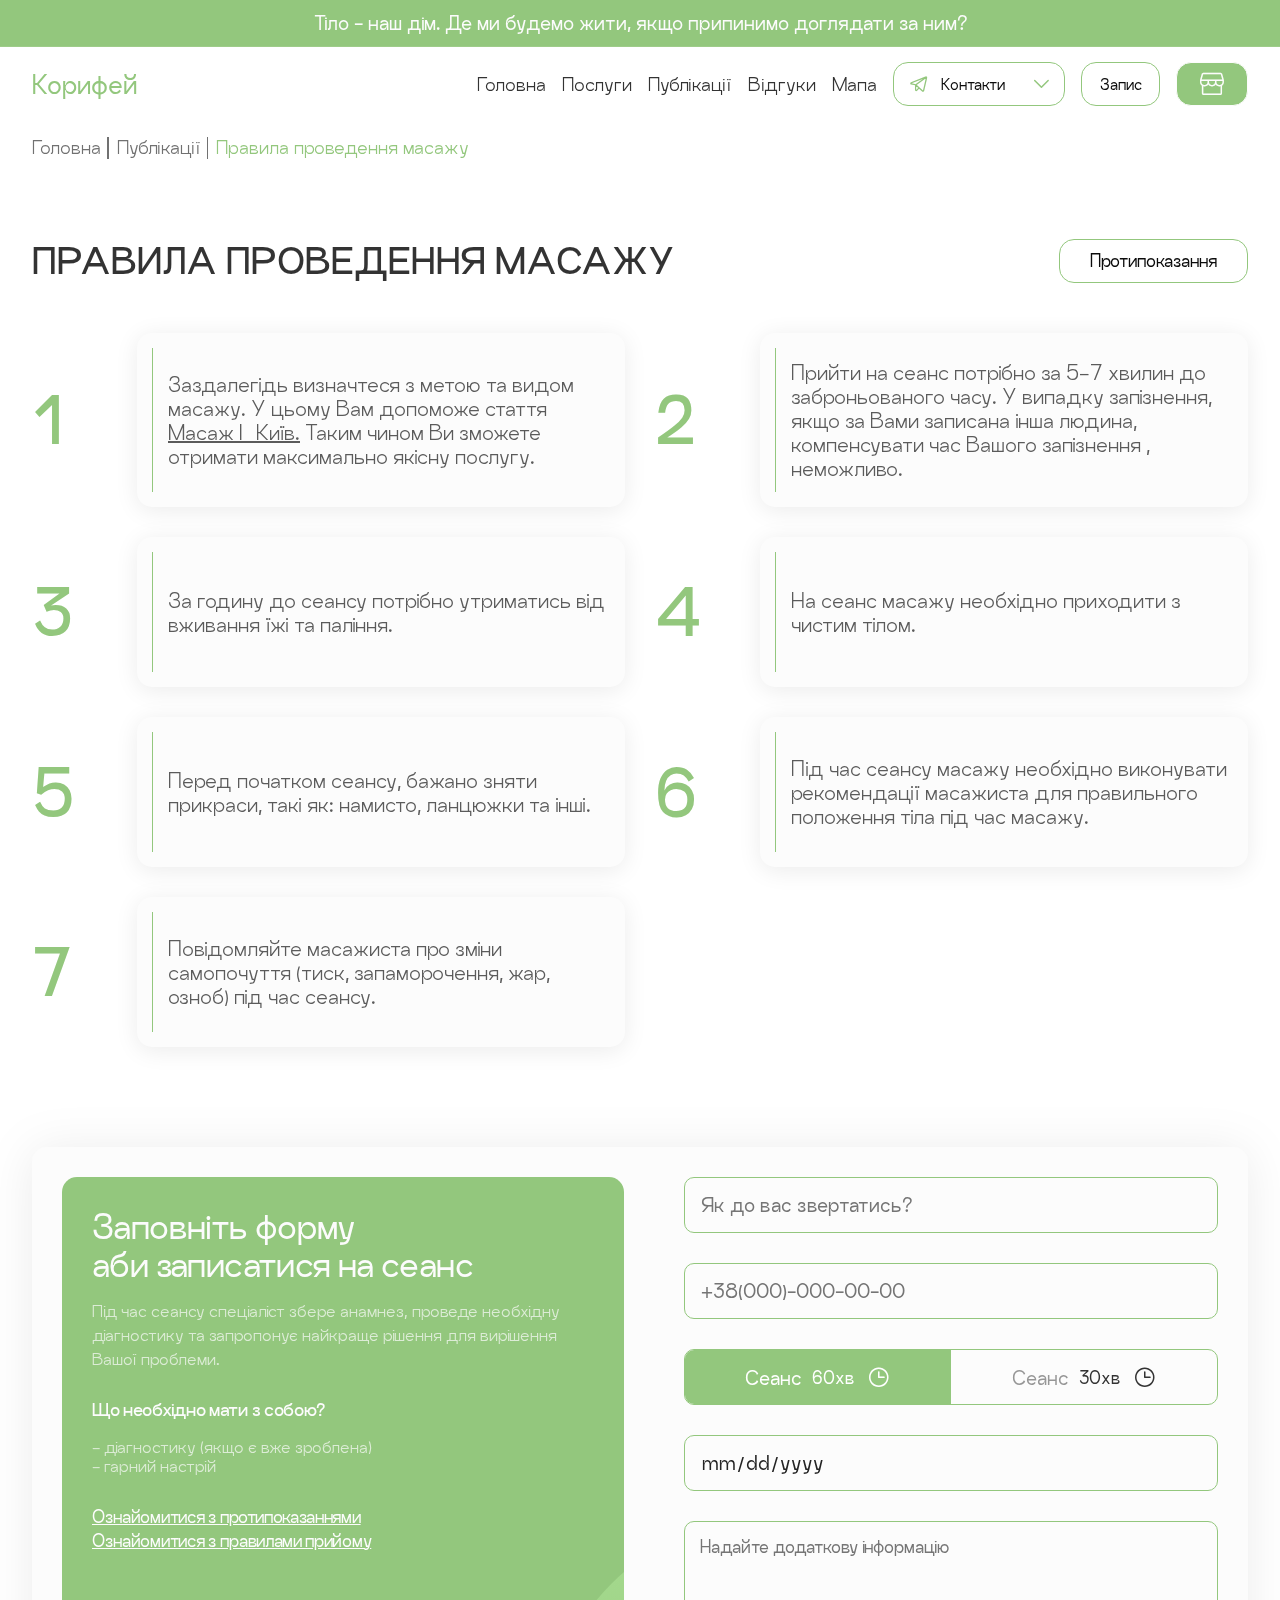
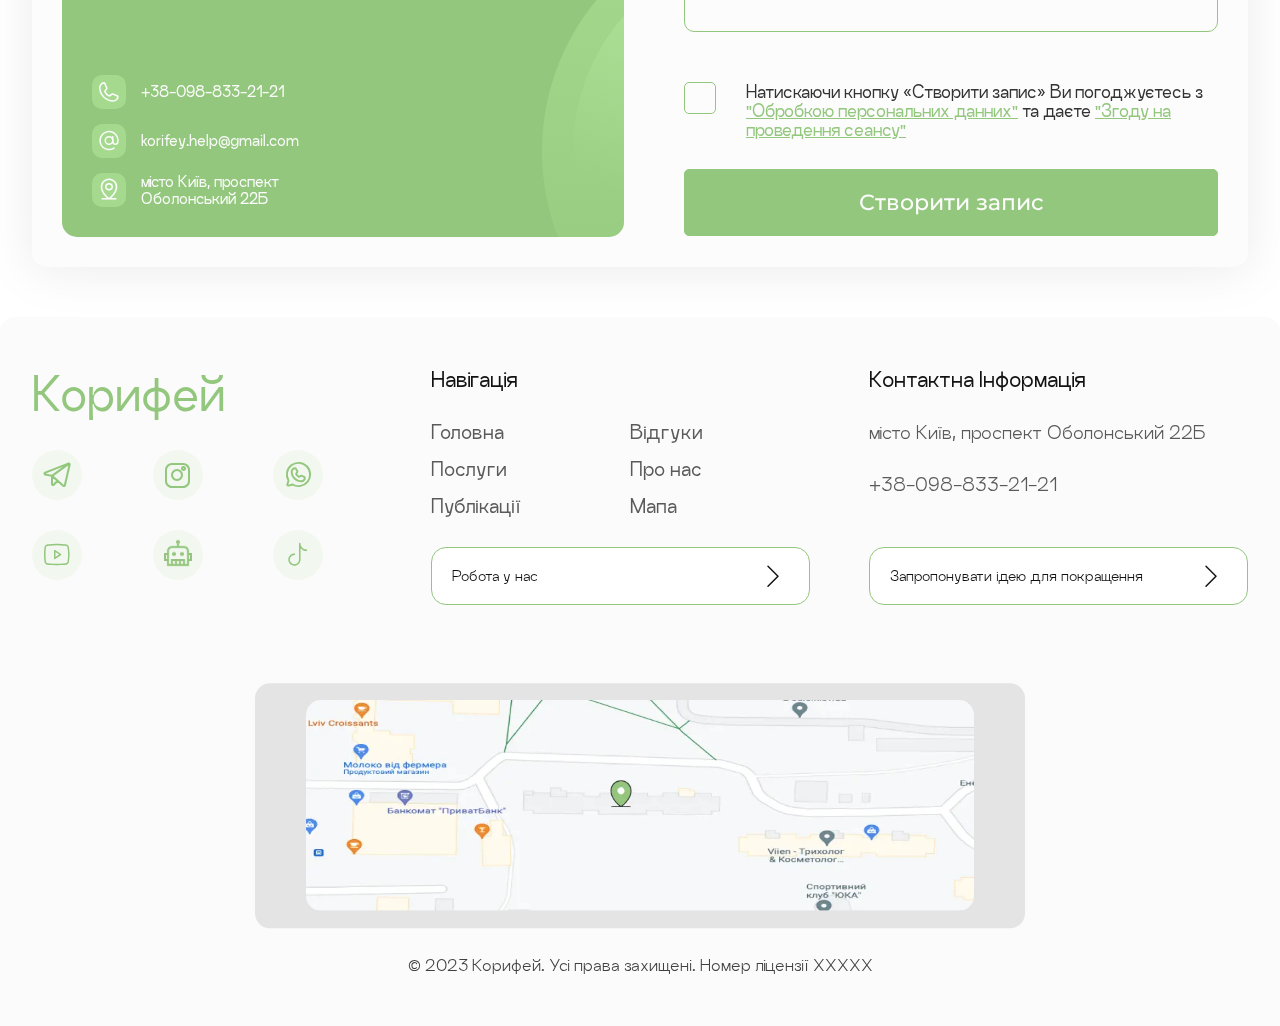
<file: rules.html>
<!DOCTYPE html>
<html lang="uk">

<head>
	<title>Корифей</title>
	<meta charset="UTF-8">
	<meta name="format-detection" content="telephone=no">
	<!-- <style>body{opacity: 0;}</style> -->
	<link rel="stylesheet" href="css/style.min.css?_v=20230808143751">
	<link rel="shortcut icon" href="favicon.ico">
	<!-- <meta name="robots" content="noindex, nofollow"> -->
	<meta name="viewport" content="width=device-width, initial-scale=1.0">
</head>

<body>
	<div class="wrapper">
		<header data-scroll="160" data-scroll-show class="header">
			<div class="header__top">
				<div class="header__container">
					<div class="header__slogan--wrapp">
						<p class="header__slogan">Тіло - наш дім. Де ми будемо жити, якщо припинимо доглядати за ним?</p>
						<p class="header__slogan">Здоров'я – це найцінніший дар, дбаймо про нього завжди.</p>
						<p class="header__slogan">Ваше тіло – ваша відповідальність: піклуйтеся про нього щодня.</p>
						<p class="header__slogan">Тіло служить вам вірою та правдою, заслуговує на найкращий догляд.</p>
						<p class="header__slogan">Збережіть свій дім – збережіть своє здоров'я и бадьорість духу.</p>
						<p class="header__slogan">Любов до свого тіла – це інвестиція в майбутнє комфортне життя.</p>
						<p class="header__slogan">Кожен крок до здоров'я – крок до щасливого майбутнього.</p>
						<p class="header__slogan">Здоров'я - ключ до відкриття усіх дверей життя.</p>
					</div>
				</div>
			</div>
			<div class="header__main">
				<div class="header__container">
					<div class="header__wrapper">
						<a href="about-us.html" class="header__logo">Корифей</a>
						<div class="header__block">
							<div class="header__wrap">
								<div data-da=".header,991.98,0" class="header__menu menu">
									<div class="menu__overlay"></div>
									<div class="menu__wrap">
										<nav class="menu__body">
											<div class="menu__inner"></div>
											<ul class="menu__list">
												<li class="menu__item">
													<a href="index.html#main" id="main-id" class="menu__link _icon-arrow--2">Головна</a>
												</li>
												<li class="menu__item">
													<a href="index.html#services" id="services-id" class="menu__link _icon-arrow--2">Послуги</a>
												</li>
												<li class="menu__item">
													<a href="publications.html" class="menu__link _icon-arrow--2">Публікації</a>
												</li>
												<li class="menu__item">
													<a href="index.html#reviews" id="reviews-id" class="menu__link _icon-arrow--2">Відгуки</a>
												</li>
												<li class="menu__item">
													<a href="https://goo.gl/maps/5cdohCo5Je6iY4CEA" target="_blank" class="menu__link _icon-arrow--2">Мапа</a>
												</li>
											</ul>
										</nav>
									</div>
								</div>
								<a href="tel:+380988332121" class="header__link--mob btn btn-wg">Подзвонити</a>
								<div data-hover class="header__phones">
									<button data-button type="submit" class="header__button _icon-arrow--1"><span class="header__button--icon _icon-telegram">Контакти</span> </button>
									<ul data-list class="header__list">
										<li data-da=".menu__list,991.98,10" class="header__item">
											<a href="" target="_blank" class="header__link"><span class="header__link--icon _icon-viber"></span><span class="header__link--text">Viber</span></a>
											<a href="" target="_blank" class="header__link"><span class="header__link--icon _icon-telegram"></span><span class="header__link--text">Telegram</span></a>
											<a href="" target="_blank" class="header__link"><span class="header__link--icon _icon-instagram"></span><span class="header__link--text">Instagram</span>
											</a>
											<a href="" target="_blank" class="header__link header__link--youtube"><span class="header__link--icon _icon-youtube"></span></a>
											<a href="tel:+380988332121" class="header__link header__link--phone"><span class="header__link--icon _icon-phone"></span>+38-098-833-21-21</a>
										</li>
									</ul>
								</div>
								<button type="button" class="header__mob"><span class="header__icon-menu"><span></span></span></button>
								<a href="index.html#reviews" id="appointment-id" class="header__appointment btn btn-w">Запис</a>
								<a href="" class="header__storefront btn btn-wg _icon-storefront"></a>
							</div>
						</div>
					</div>
				</div>
			</div>
		</header>
		<main>
			<section class="breadcrumb">
				<div class="breadcrumb__container">
					<ul class="breadcrumb__list--f18">
						<li><a href="index.html" class="breadcrumb__link">Головна</a></li>
						<li><a href="publications.html" class="breadcrumb__link">Публікації</a></li>
						<li class="breadcrumb__active">Правила проведення масажу</li>
					</ul>
				</div>
			</section>
			<section class="rules">
				<div class="rules__container">
					<div class="rules__row">
						<h2 class="rules__title">Правила проведення масажу</h2>
						<a href="contraindications.html" class="rules__button btn btn-w">Протипоказання</a>
					</div>
					<div class="rules__wrapper">
						<div class="rules__item">
							<div class="rules__count">1</div>
							<div class="rules__wrap">
								<div class="rules__inner">
									<p class="rules__text">Заздалегідь визначтеся з метою та видом масажу. У цьому Вам допоможе стаття <a href="">Масаж | Київ.</a> Таким чином Ви зможете отримати максимально якісну послугу.</p>
								</div>
							</div>
						</div>
						<div class="rules__item">
							<div class="rules__count">2</div>
							<div class="rules__wrap">
								<div class="rules__inner">
									<p class="rules__text">Прийти на сеанс потрібно за 5-7 хвилин до заброньованого часу. У випадку
										запізнення, якщо за Вами записана інша людина, компенсувати час Вашого запізнення , неможливо.</p>
								</div>
							</div>
						</div>
						<div class="rules__item">
							<div class="rules__count">3</div>
							<div class="rules__wrap">
								<div class="rules__inner">
									<p class="rules__text">За годину до сеансу потрібно утриматись від вживання їжі та паління.</p>
								</div>
							</div>
						</div>
						<div class="rules__item">
							<div class="rules__count">4</div>
							<div class="rules__wrap">
								<div class="rules__inner">
									<p class="rules__text">На сеанс масажу необхідно приходити з чистим тілом.</p>
								</div>
							</div>
						</div>
						<div class="rules__item">
							<div class="rules__count">5</div>
							<div class="rules__wrap">
								<div class="rules__inner">
									<p class="rules__text">Перед початком сеансу, бажано зняти прикраси, такі як: намисто, ланцюжки та
										інші.
									</p>
								</div>
							</div>
						</div>
						<div class="rules__item">
							<div class="rules__count">6</div>
							<div class="rules__wrap">
								<div class="rules__inner">
									<p class="rules__text">Під час сеансу масажу необхідно виконувати рекомендації масажиста для
										правильного
										положення тіла під час масажу.</p>
								</div>
							</div>
						</div>
						<div class="rules__item">
							<div class="rules__count">7</div>
							<div class="rules__wrap">
								<div class="rules__inner">
									<p class="rules__text">Повідомляйте масажиста про зміни самопочуття (тиск, запаморочення, жар, озноб)
										під час сеансу.</p>
								</div>
							</div>
						</div>
					</div>
				</div>
			</section>
			<section class="form">
				<div class="form__container">
					<div class="form__wrapper">
						<div class="form__content">
							<div class="form__top">
								<h3 class="form__title--top">Заповніть форму<br>
									аби записатися на сеанс</h3>
								<p class="form__text">Під час сеансу спеціаліст збере анамнез, проведе необхідну діагностику та
									запропонує
									найкраще рішення для вирішення Вашої проблеми.</p>
								<p class="form__title">Що необхідно мати з собою?</p>
								<ul class="form__list">
									<li class="form__item">- діагностику (якщо є вже зроблена)</li>
									<li class="form__item">- гарний настрій</li>
								</ul>
								<a href="contraindications.html" class="form__link">Ознайомитися з протипоказаннями</a>
								<a href="rules.html" class="form__link">Ознайомитися з правилами прийому</a>
							</div>
							<div class="form__bottom">
								<div class="form__row">
									<div class="form__cover">
										<div class="form__icon _icon-phone-w"></div>
									</div>
									<a href="tel:+380988332121" class="form__contact">+38-098-833-21-21</a>
								</div>
								<div class="form__row">
									<div class="form__cover">
										<div class="form__icon _icon-at"></div>
									</div>
									<a href="mailto:korifey.help@gmail.com" class="form__contact">korifey.help@gmail.com</a>
								</div>
								<div class="form__row">
									<div class="form__cover">
										<div class="form__icon _icon-location"></div>
									</div>
									<a href="https://goo.gl/maps/5cdohCo5Je6iY4CEA" class="form__contact">місто Київ, проспект
										Оболонський 22Б</a>
								</div>
							</div>
						</div>
						<div class="form__column">
							<form action="#" data-dev class="form__data data">
								<input data-required data-validate class="data__input" name="name" type="text" placeholder="Як до вас звертатись?">
								<input data-required data-validate class="data__input phone-mask" name="tel" type="tel" placeholder="+38(000)-000-00-00">
								<div class="data__options options">
									<div class="options__item">
										<input id="time_1" class="options__input" checked type="radio" value="time-1" name="time">
										<label for="time_1" class="options__label">
											<div class="options__text"><span class="options__light">Сеанс</span><span class="options__icon _icon-clock">60хв</span></div>
										</label>
									</div>
									<div class="options__item">
										<input id="time_2" class="options__input" type="radio" value="time-2" name="time">
										<label for="time_2" class="options__label">
											<div class="options__text"><span class="options__light">Сеанс</span><span class="options__icon _icon-clock">30хв</span></div>
										</label>
									</div>
								</div>
								<input data-required data-validate class="data__input data__input--calendar" name="date" type="date" placeholder="Виберіть дату">
								<textarea data-required data-validate class="data__textarea" name="text" placeholder="Надайте додаткову інформацію"></textarea>
								<div class="data__item">
									<input id="rm" type="checkbox" class="data__checkbox--input">
									<label for="rm" class="data__checkbox--label"></label>
									<p class="data__checkbox--text">Натискаючи кнопку «Створити запис» Ви погоджуєтесь з <a href="">"Обробкою персональних данних"</a> та даєте <a href="">"Згоду на проведення сеансу"</a>
									</p>
								</div>
								<button type="submit" class="data__button data__button--sending btn">Створити запис</button>
							</form>
							<div class="form__success success">
								<div class="success__image">
									<picture><source srcset="img/pictures/form-bg.webp" type="image/webp"><img src="img/pictures/form-bg.png" alt=""></picture>
								</div>
								<p class="success__text">Віталій, Запис створено на <span>20.05.23, о 18:00,</span> очікуємо Вас
								</p>
								<a href="about-us.html" class="success__link btn">Про нас</a>
							</div>
						</div>
					</div>
				</div>
			</section>
		</main>
		<footer class="footer">
			<div class="footer__container">
				<div class="footer__wrapper">
					<div class="footer__column">
						<a href="about-us.html" class="footer__logo">Корифей</a>
						<div class="footer__socials">
							<div class="footer__social--wrap">
								<a href="" target="_blank" class="footer__social _icon-telegram"></a>
							</div>
							<div class="footer__social--wrap">
								<a href="" target="_blank" class="footer__social _icon-instagram"></a>
							</div>
							<div class="footer__social--wrap">
								<a href="" target="_blank" class="footer__social _icon-viber"></a>
							</div>
							<div class="footer__social--wrap">
								<a href="" target="_blank" class="footer__social _icon-youtube"></a>
							</div>
							<div class="footer__social--wrap">
								<a href="" target="_blank" class="footer__social _icon-robot"></a>
							</div>
							<div class="footer__social--wrap">
								<a href="" target="_blank" class="footer__social _icon-tiktok"></a>
							</div>
						</div>
					</div>
					<div class="footer__column">
						<h6 class="footer__title">Навігація</h6>
						<nav class="footer__menu">
							<ul class="footer__list--f18">
								<li class="footer__item">
									<a href="index.html#main" id="main-f" class="footer__link">Головна</a>
								</li>
								<li class="footer__item">
									<a href="index.html#reviews" id="reviews-f" class="footer__link">Відгуки</a>
								</li>
								<li class="footer__item">
									<a href="index.html#services" id="services-f" class="footer__link">Послуги</a>
								</li>
								<li class="footer__item">
									<a href="about-us.html" class="footer__link">Про нас</a>
								</li>
								<li class="footer__item">
									<a href="publications.html" class="footer__link">Публікації</a>
								</li>
								<li class="footer__item">
									<a href="https://goo.gl/maps/5cdohCo5Je6iY4CEA" target="_blank" class="footer__link">Мапа</a>
								</li>
							</ul>
						</nav>
						<a href="" target="_blank" class="footer__button btn btn-w _icon-arrow--2">Робота у нас</a>
					</div>
					<div class="footer__column">
						<h6 class="footer__title">Контактна інформація</h6>
						<div class="footer__contacts">
							<a href="https://goo.gl/maps/5cdohCo5Je6iY4CEA" target="_blank" class="footer__location--f18">місто Київ,
								проспект Оболонський 22Б</a>
							<a href="tel:+380988332121" class="footer__phone--f18">+38-098-833-21-21</a>
						</div>
						<a href="" target="_blank" class="footer__button btn btn-w _icon-arrow--2">Запропонувати ідею для
							покращення</a>
					</div>
					<div class="footer__column">
						<a href="https://goo.gl/maps/5cdohCo5Je6iY4CEA" target="_blank" class="footer__image">
							<picture><source srcset="img/pictures/map-pc.webp" type="image/webp"><img class="footer__img footer__img--pc" src="img/pictures/map-pc.png" alt="Карта"></picture>
							<picture><source srcset="img/pictures/map-tablet.webp" type="image/webp"><img class="footer__img footer__img--tablet" src="img/pictures/map-tablet.png" alt="Карта"></picture>
							<picture><source srcset="img/pictures/map-mob.webp" type="image/webp"><img class="footer__img footer__img-mob" src="img/pictures/map-mob.png" alt="Карта"></picture>
						</a>
					</div>
				</div>
			</div>
			<div class="footer__container">
				<p class="footer__allright">© 2023 Корифей. Усі права захищені. Номер ліцензії ХХХХХ</p>
			</div>
	</div>
	</footer>
	</div>
	<script src="js/app.min.js?_v=20230808143751"></script>
</body>

</html>
</file>
<file: css/style.min.css>
@charset "UTF-8";@import url(https://fonts.googleapis.com/css?family=Montserrat:regular,500,&display=swap);@font-face{font-family:CraftworkGrotesk;font-display:swap;src:url(../fonts/CraftworkGrotesk-Regular.woff2) format("woff2"),url(../fonts/CraftworkGrotesk-Regular.woff) format("woff");font-weight:400;font-style:normal}@font-face{font-family:CraftworkGrotesk;font-display:swap;src:url(../fonts/CraftworkGrotesk-SemiBold.woff2) format("woff2"),url(../fonts/CraftworkGrotesk-SemiBold.woff) format("woff");font-weight:600;font-style:normal}@font-face{font-family:CraftworkGrotesk;font-display:swap;src:url(../fonts/CraftworkGrotesk-Medium.woff2) format("woff2"),url(../fonts/CraftworkGrotesk-Medium.woff) format("woff");font-weight:500;font-style:normal}@font-face{font-family:icons;font-display:swap;src:url(../fonts/icons.woff2) format("woff2"),url(../fonts/icons.woff) format("woff");font-weight:400;font-style:normal}.data__checkbox--label::before,.data__input--calendar::-webkit-calendar-picker-indicator,[class*=_icon-]:before{font-family:icons;font-style:normal;font-weight:400;font-variant:normal;text-transform:none;line-height:1;-webkit-font-smoothing:antialiased;-moz-osx-font-smoothing:grayscale}[class*=_icon-]:before{display:block}._icon-arrow--1:before{content:"\e900"}._icon-arrow--2:before{content:"\e901"}._icon-arrows--clockwise:before{content:"\e902"}._icon-back--curve:before{content:"\e903"}._icon-back--straight:before{content:"\e904"}._icon-battery--full:before{content:"\e905"}._icon-battery--low:before{content:"\e906"}._icon-body--1:before{content:"\e907"}._icon-body--2:before{content:"\e908"}._icon-body--3:before{content:"\e909"}._icon-calendar:before{content:"\e90a"}._icon-camera:before{content:"\e90b"}._icon-check:before{content:"\e90c"}._icon-clock:before{content:"\e90d"}._icon-component:before{content:"\e90e"}._icon-emoji--1:before{content:"\e90f"}._icon-emoji--2:before{content:"\e910"}._icon-facebook:before{content:"\e911"}._icon-heart:before{content:"\e912"}._icon-instagram:before{content:"\e913"}._icon-location:before{content:"\e914"}._icon-lungs:before{content:"\e915"}._icon-man:before{content:"\e916"}._icon-massage:before{content:"\e917"}._icon-money:before{content:"\e918"}._icon-muscles:before{content:"\e919"}._icon-play:before{content:"\e91a"}._icon-smile:before{content:"\e91b"}._icon-star:before{content:"\e91c"}._icon-storefront:before{content:"\e91d"}._icon-telegram:before{content:"\e91e"}._icon-tiktok:before{content:"\e91f"}._icon-youtube:before{content:"\e920"}._icon-at:before{content:"";display:block;width:24px;height:25px;background-image:url(../img/icons/at.svg);background-size:contain;background-repeat:no-repeat}._icon-hand:before{content:"";display:block;width:29px;height:29px;background-image:url(../img/icons/hand.svg);background-size:contain;background-repeat:no-repeat}._icon-phone:before{content:"";display:block;width:24px;height:24px;background-image:url(../img/icons/phone.svg);background-size:contain;background-repeat:no-repeat}._icon-phone-w:before{content:"";display:block;width:20px;height:20px;background-image:url(../img/icons/phone-w.svg);background-size:contain;background-repeat:no-repeat}._icon-reddit:before{content:"";display:block;width:30px;height:30px;background-image:url(../img/icons/reddit.svg);background-size:contain;background-repeat:no-repeat}.no-webp ._icon-robot:before{background-image:url(../img/icons/robot.png)}._icon-robot:before{content:"";display:block;width:32px;height:32px;background-size:contain;background-repeat:no-repeat}._icon-viber:before{content:"";display:block;width:24px;height:24px;background-image:url(../img/icons/viber.svg);background-size:contain;background-repeat:no-repeat}._icon-viber-w:before{content:"";display:block;width:24px;height:24px;background-image:url(../img/icons/viber-w.svg);background-size:contain;background-repeat:no-repeat}:root{--primary:#333;--black:#0B0B0B;--black-secondary:#000;--wh:#FCFCFC;--grey:#FBFBFB;--grey-secondary:#9D9D9D;--red:#F97F7F;--red-secondary:#FABEBE;--bg-primary:#93C77D;--bg-same:#C7E2BD;--bg-hover:#A9D297;--bg-secondary:#121212;--bg-light:#A5DA8E;--bg-count:#ABDC96;--bg-light-secondary:#F2F8F0;--bg-wh:#FFF;--bg-gray:#E4E4E4;--bg-gray-02:#717171;--bg-gray-03:#858585;--hover:linear-gradient(0deg, rgba(255, 255, 255, 0.20) 0%, rgba(255, 255, 255, 0.20) 100%),#93C77D;--title-primary:rgba(0, 0, 0, 0.80);--title-secondary:rgba(147, 199, 125, 0.80);--title-input:#232323}*{padding:0;margin:0;border:0}*,:after,:before{-webkit-box-sizing:border-box;box-sizing:border-box}:active,:focus{outline:0;-webkit-tap-highlight-color:transparent}a:active,a:focus{outline:0}body,html{height:100%;min-width:320px}body{color:var(--primary);background-color:var(--bg-wh);font-weight:400;font-family:CraftworkGrotesk;font-size:16px;line-height:normal;-ms-text-size-adjust:100%;-moz-text-size-adjust:100%;-webkit-text-size-adjust:100%;-webkit-font-smoothing:antialiased;-moz-osx-font-smoothing:grayscale;-webkit-tap-highlight-color:transparent}button,input,textarea{font-family:CraftworkGrotesk;font-size:inherit;line-height:inherit}button{cursor:pointer;color:inherit;background-color:transparent;-webkit-transition:all .3s ease-in-out 0s;transition:all .3s ease-in-out 0s}a{color:inherit;text-decoration:none;-webkit-transition:all .2s ease-in-out 0s;transition:all .2s ease-in-out 0s}ul li{list-style:none}img{vertical-align:top}h1,h2,h3,h4,h5,h6{font-weight:600;font-size:inherit;color:var(--title-primary)}h1 span,h2 span,h3 span,h4 span,h5 span,h6 span{color:var(--title-secondary)}h1{font-size:36px;line-height:1.3;text-transform:uppercase}h2{font-size:34px;line-height:1.3}h3{font-size:32px;line-height:1.2}h4{font-size:30px;color:var(--primary)}h5{font-size:29px;line-height:1.2;color:var(--black-secondary)}h6{font-weight:600;font-size:20px;line-height:1.2;color:var(--wh);text-transform:capitalize}[class*="--f40"]{font-size:40px;line-height:1.2;color:var(--primary)}[class*="--f26"]{font-size:26px;line-height:normal;text-transform:capitalize;color:var(--black)}[class*="--f24"]{font-size:24px;line-height:1.2;color:var(--bg-primary)}[class*="--f19"]{font-weight:500;font-size:19px;color:var(--black)}[class*="--f18"]{font-size:18px;line-height:1.2}.lock body{overflow:hidden;-ms-touch-action:none;touch-action:none;-ms-scroll-chaining:none;overscroll-behavior:none}.wrapper{min-height:100%;display:-webkit-box;display:-ms-flexbox;display:flex;-webkit-box-orient:vertical;-webkit-box-direction:normal;-ms-flex-direction:column;flex-direction:column;overflow:hidden}@supports (overflow:clip){.wrapper{overflow:clip}}.wrapper>main{-webkit-box-flex:1;-ms-flex:1 1 auto;flex:1 1 auto;margin-top:122px}.wrapper>*{min-width:0}[class*=__container]{max-width:87.125rem;margin:0 auto;padding:0 2rem}.btn{display:-webkit-box;display:-ms-flexbox;display:flex;-webkit-box-pack:center;-ms-flex-pack:center;justify-content:center;-webkit-box-align:center;-ms-flex-align:center;align-items:center;width:-webkit-max-content;width:-moz-max-content;width:max-content;height:50px;text-align:center;padding:12px 30px;position:relative;color:var(--wh);border-radius:15px;border:1.5px solid var(--bg-primary);background:var(--bg-primary);font-size:22px;font-weight:500;outline:0;z-index:2;overflow:hidden}.btn::after{content:"";position:absolute;width:100%;height:100%;top:0;left:0;background:var(--hover);opacity:0;-webkit-transition:opacity .3s ease-in-out 0s;transition:opacity .3s ease-in-out 0s;z-index:-1}.btn:hover::after{opacity:1}.btn:active{background:var(--bg-primary)}.btn:active::after{opacity:0}.btn-w{color:var(--primary);background:var(--bg-wh)}.btn-w:hover{color:var(--wh)}.btn-wg{padding:10px 30px;height:39px;border:1.5px solid var(--wh);font-size:16px}.btn-wg:hover{color:var(--wh)}input[type=email],input[type=tel],input[type=text],textarea{-webkit-appearance:none;-moz-appearance:none;appearance:none}input,textarea{display:block;width:100%;height:56px;border-radius:10px;border:1.5px solid var(--bg-primary);padding:12px 16px;color:var(--title-input);background:var(--wh);font-weight:500;font-size:18px;-webkit-transition:all .2s ease-in-out;transition:all .2s ease-in-out}input._form-error,textarea._form-error{border:1.5px solid var(--red)}input::-moz-placeholder,textarea::-moz-placeholder{opacity:.5}input::-moz-placeholder,input::-webkit-input-placeholder,input::placeholder,textarea::-moz-placeholder,textarea::-webkit-input-placeholder,textarea::placeholder{opacity:.5}input._form-focus,input:focus,input:hover,textarea._form-focus,textarea:focus,textarea:hover{border:1.5px solid var(--grey-secondary)}textarea{resize:none;height:111px;font-size:16px;padding:15px}.options{height:56px;border-radius:10px;border:1.5px solid var(--bg-primary);overflow:hidden}.options__item{width:50%;position:relative;cursor:pointer}.options__item:not(:last-child){margin-bottom:.3125em}.options__input{width:0;height:0;opacity:0;position:absolute}.options__input:focus-visible+.options__label:before{-webkit-box-shadow:0 0 5px #000;box-shadow:0 0 5px #000}.options__input:checked+.options__label{background:var(--bg-primary);color:var(--bg-wh)}.options__input:checked+.options__label .options__light{opacity:1}.options__label{width:100%;height:56px;display:-webkit-inline-box;display:-ms-inline-flexbox;display:inline-flex;-webkit-box-pack:center;-ms-flex-pack:center;justify-content:center;cursor:pointer;padding:12px 16px;-webkit-transition:all .2s ease-in-out 0s;transition:all .2s ease-in-out 0s}.options__text{display:-webkit-box;display:-ms-flexbox;display:flex;-webkit-box-align:center;-ms-flex-align:center;align-items:center;font-weight:500;font-size:18px}.options__light{opacity:.5;margin-right:10px}.options__icon{display:-webkit-box;display:-ms-flexbox;display:flex;-webkit-box-align:center;-ms-flex-align:center;align-items:center;-webkit-box-orient:horizontal;-webkit-box-direction:reverse;-ms-flex-direction:row-reverse;flex-direction:row-reverse;font-weight:500;font-size:16px}.options__icon::before{font-size:24px;margin-left:13px}[data-hover]{position:relative;cursor:pointer}[data-button]{position:relative;cursor:pointer;display:-webkit-box;display:-ms-flexbox;display:flex;-webkit-box-align:center;-ms-flex-align:center;align-items:center;-webkit-box-pack:justify;-ms-flex-pack:justify;justify-content:space-between;-webkit-box-orient:horizontal;-webkit-box-direction:reverse;-ms-flex-direction:row-reverse;flex-direction:row-reverse;white-space:nowrap;overflow:hidden;width:100%;height:44px;padding:10px 15px;font-weight:500;color:var(--black);background:var(--bg-wh);border-radius:15px;border:1.5px solid var(--bg-primary);-webkit-transition:all .3s ease 0s;transition:all .3s ease 0s;z-index:4}[data-button]::after{content:"";position:absolute;width:100%;height:100%;top:0;left:0;background:var(--hover);opacity:0;-webkit-transition:opacity .3s ease-in-out 0s;transition:opacity .3s ease-in-out 0s;z-index:-1}[data-button]::before{font-size:9px;color:var(--bg-primary);margin-left:12px;-webkit-transition:all .3s ease-in-out;transition:all .3s ease-in-out}[data-button]:hover{color:var(--wh)}[data-button]:hover::after{opacity:1}[data-button]:hover::before{color:var(--wh)}[data-button]:hover .header__button--icon::before{color:var(--wh)}[data-button]:active{background:var(--bg-primary)}[data-button]:active::after{opacity:0}[data-button].active::before{-webkit-transform:rotate(180deg);-ms-transform:rotate(180deg);transform:rotate(180deg)}[data-list]{position:absolute;left:0;top:0;width:100%;z-index:3;opacity:0;visibility:hidden;-webkit-transition:all .2s ease-in-out;transition:all .2s ease-in-out}[data-list].visible{opacity:1;visibility:visible}body::after{content:"";background:rgba(21,21,25,.12);backdrop-filter:blur(2.5px) contrast(60%);-webkit-backdrop-filter:blur(2.5px) contrast(60%);position:fixed;width:100%;height:100%;top:0;left:0;opacity:0;-webkit-transition:opacity .8s ease 0s;transition:opacity .8s ease 0s;pointer-events:none;z-index:149}.popup-show body::after{opacity:1}.popup{position:fixed;top:0;left:0;bottom:0;right:0;padding:30px 10px;-webkit-transition:visibility .8s ease 0s;transition:visibility .8s ease 0s;visibility:hidden;pointer-events:none}.popup_show{z-index:150;visibility:visible;overflow:auto;pointer-events:auto}.popup_show .popup__content{visibility:visible;-webkit-transform:scale(1);-ms-transform:scale(1);transform:scale(1)}.popup__wrapper{display:-webkit-box;display:-ms-flexbox;display:flex;-webkit-box-orient:vertical;-webkit-box-direction:normal;-ms-flex-direction:column;flex-direction:column;-webkit-box-align:center;-ms-flex-align:center;align-items:center;min-height:100%;-webkit-box-flex:1;-ms-flex:1 1 auto;flex:1 1 auto;width:100%;display:flex;-webkit-box-pack:center;-ms-flex-pack:center;justify-content:center;align-items:center}.popup__content{visibility:hidden;-webkit-transform:scale(0);-ms-transform:scale(0);transform:scale(0);-webkit-transition:-webkit-transform .3s ease 0s;transition:-webkit-transform .3s ease 0s;transition:transform .3s ease 0s;transition:transform .3s ease 0s,-webkit-transform .3s ease 0s;background-color:var(--bg-wh);padding:30px;width:100%;max-width:1230px;border-radius:10px}.lock .popup__content{visibility:visible}.popup__close{display:-webkit-box;display:-ms-flexbox;display:flex;-webkit-box-align:center;-ms-flex-align:center;align-items:center;-webkit-box-pack:end;-ms-flex-pack:end;justify-content:flex-end;width:100%}.popup__close span{display:block;position:relative;width:28px;height:28px;cursor:pointer;border:none}.popup__close span::after,.popup__close span::before{content:"";position:absolute;width:100%;height:2px;border-radius:6px;background-color:var(--bg-primary);left:0;-webkit-transition:background-color .2s ease-in-out 0s;transition:background-color .2s ease-in-out 0s}.popup__close span::before{top:calc(50% - 1px);-webkit-transform:rotate(-45deg);-ms-transform:rotate(-45deg);transform:rotate(-45deg)}.popup__close span::after{bottom:calc(50% - 1px);-webkit-transform:rotate(45deg);-ms-transform:rotate(45deg);transform:rotate(45deg)}.popup__block{padding:0 20px 20px 20px}.popup__wrap{display:-webkit-box;display:-ms-flexbox;display:flex;-webkit-box-align:start;-ms-flex-align:start;align-items:start;-webkit-box-pack:justify;-ms-flex-pack:justify;justify-content:space-between;padding-top:50px}.popup__compare{display:-webkit-box;display:-ms-flexbox;display:flex;-webkit-box-align:start;-ms-flex-align:start;align-items:start;width:41%;padding:10px 0 0 0}.popup__title{text-align:center;color:var(--bg-primary);padding-bottom:15px}.popup__image img{max-width:100%;-o-object-fit:cover;object-fit:cover}.popup__image--before{padding-right:10px;border-right:1.5px solid var(--bg-primary)}.popup__image--after{padding-left:10px}.popup__descr{width:54.7%}.popup__title--f24{color:var(--primary);padding-bottom:20px}.popup__text--f18{padding:30px;border-radius:15px;background:var(--wh)}.popup__text--f18:not(:last-child){margin:0 0 20px 0}.popup__video{position:relative;overflow:hidden;height:0;padding-bottom:56.25%;margin-top:50px}.popup__video embed,.popup__video iframe,.popup__video object,.popup__video video{position:absolute;top:0;left:0;width:100%;height:100%;border-radius:15px;overflow:hidden}.pagging{display:-webkit-box;display:-ms-flexbox;display:flex;-webkit-box-align:center;-ms-flex-align:center;align-items:center;-webkit-box-pack:center;-ms-flex-pack:center;justify-content:center;-webkit-column-gap:8px;-moz-column-gap:8px;column-gap:8px;padding:50px 0 0 0}.pagging__arrow{display:-webkit-box;display:-ms-flexbox;display:flex;-webkit-box-align:center;-ms-flex-align:center;align-items:center;-webkit-box-pack:center;-ms-flex-pack:center;justify-content:center;position:relative;width:56px;height:56px;border-radius:10px;border:1.5px solid var(--bg-primary);overflow:hidden}.pagging__arrow::after{content:"";position:absolute;width:100%;height:100%;top:0;left:0;background:var(--hover);opacity:0;-webkit-transition:opacity .3s ease-in-out 0s;transition:opacity .3s ease-in-out 0s;z-index:-1}.pagging__arrow:hover{color:var(--wh)}.pagging__arrow:hover::after{opacity:1}.pagging__arrow:active{background:var(--bg-primary)}.pagging__arrow:active::after{opacity:0}.pagging__arrow::before{font-size:22px}.pagging__arrow--prev::before{-webkit-transform:rotate(180deg);-ms-transform:rotate(180deg);transform:rotate(180deg)}.pagging__list{display:-webkit-box;display:-ms-flexbox;display:flex}.pagging__item{display:-webkit-box;display:-ms-flexbox;display:flex;-webkit-box-align:center;-ms-flex-align:center;align-items:center;-webkit-box-pack:center;-ms-flex-pack:center;justify-content:center;width:48px;height:48px;font-weight:500;font-size:20px}.pagging__item._active{color:var(--bg-primary)}.pagging__item:hover{color:var(--bg-primary)}[data-showmore-button] span:last-child{display:none}._showmore-active [data-showmore-button] span{display:none}._showmore-active [data-showmore-button] span:last-child{display:block}[class*=-ibg]{position:relative}[class*=-ibg] img{position:absolute;width:100%;height:100%;top:0;left:0;-o-object-fit:cover;object-fit:cover}[class*=-ibg--contain] img{-o-object-fit:contain;object-fit:contain}.header__container{max-width:80.875rem}.header__top{border-bottom:1px solid rgba(255,255,255,.1);background:var(--bg-primary);padding:12px 0;position:relative;z-index:16}.header__slogan--wrapp{display:-webkit-box;display:-ms-flexbox;display:flex;-webkit-box-align:center;-ms-flex-align:center;align-items:center;-webkit-box-pack:center;-ms-flex-pack:center;justify-content:center;text-align:center;color:var(--wh);font-size:18px;font-weight:500}.header__main{background:var(--bg-wh);padding:15px 0;position:relative;z-index:16}.header__wrapper{display:-webkit-box;display:-ms-flexbox;display:flex;-webkit-box-align:center;-ms-flex-align:center;align-items:center;-webkit-box-pack:justify;-ms-flex-pack:justify;justify-content:space-between}.header__logo{color:var(--bg-primary);font-size:24px;font-weight:500;margin-right:12px}.header__logo:hover{text-shadow:.6px 0 0 var(--bg-primary)}.header__wrap{display:-webkit-box;display:-ms-flexbox;display:flex;-webkit-box-align:center;-ms-flex-align:center;align-items:center;-webkit-box-pack:end;-ms-flex-pack:end;justify-content:flex-end;-webkit-column-gap:30px;-moz-column-gap:30px;column-gap:30px}.header__phones{-webkit-box-flex:0;-ms-flex:0 0 202px;flex:0 0 202px}.header__button--icon{display:-webkit-box;display:-ms-flexbox;display:flex;-webkit-box-align:center;-ms-flex-align:center;align-items:center}.header__button--icon::before{font-size:20px;color:var(--bg-primary);margin-right:12px;-webkit-transition:color .3s ease-in-out 0s;transition:color .3s ease-in-out 0s}.header__link{display:-webkit-box;display:-ms-flexbox;display:flex;-webkit-box-align:center;-ms-flex-align:center;align-items:center;position:relative;z-index:12;padding:8px 15px;color:var(--black)}.header__link::after{content:"";position:absolute;width:100%;height:100%;top:0;left:0;background:var(--hover);opacity:0;-webkit-transition:opacity .3s ease-in-out 0s;transition:opacity .3s ease-in-out 0s;z-index:-1}.header__link:hover{color:var(--wh)}.header__link:hover::after{opacity:1}.header__link:hover .header__link--icon._icon-phone::before{width:16px;height:16px;background-image:url(../img/icons/phone-w.svg)}.header__link:hover .header__link--icon::before{color:var(--wh)}.header__link:active{background:var(--bg-primary)}.header__link:active::after{opacity:0}.header__link--youtube{display:none}.header__link--phone{font-family:Montserrat;font-size:14px;white-space:nowrap}.header__link--icon{display:-webkit-box;display:-ms-flexbox;display:flex;-webkit-box-align:center;-ms-flex-align:center;align-items:center;-webkit-box-pack:center;-ms-flex-pack:center;justify-content:center;width:24px;height:24px;margin-right:10px}.header__link--icon::before{color:var(--bg-primary);font-size:17px;-webkit-transition:color .2s ease-in-out 0s;transition:color .2s ease-in-out 0s}.header__link--icon._icon-phone::before,.header__link--icon._icon-viber::before{-webkit-transition:all .2s ease-in-out 0s;transition:all .2s ease-in-out 0s;width:18px;height:18px}.header__link--mob{display:none}.header__appointment{min-width:79px;height:44px;padding:10px 15px;font-size:16px;color:var(--black)}.header__storefront{display:-webkit-box;display:-ms-flexbox;display:flex;-webkit-box-align:center;-ms-flex-align:center;align-items:center;-webkit-box-pack:center;-ms-flex-pack:center;justify-content:center;min-width:72px;height:44px;padding:5px 20px}.header__storefront::before{font-size:30px}.header__mob{display:none}.header__icon-menu{display:none}.menu__list{display:-webkit-box;display:-ms-flexbox;display:flex;-webkit-box-align:center;-ms-flex-align:center;align-items:center}.menu__item:not(:last-child){margin:0 30px 0 0}.menu__link{color:var(--grey--secondary);font-size:18px}.menu__link::before{display:none}.menu__link:hover{color:var(--bg-primary)}.menu__link:active{color:var(--bg-hover)}.breadcrumb{position:relative;z-index:2;padding:15px 0 48px 0}.breadcrumb__container{max-width:80.875rem}.breadcrumb__list--f18{display:-webkit-box;display:-ms-flexbox;display:flex;-webkit-box-align:center;-ms-flex-align:center;align-items:center;white-space:nowrap;-ms-flex-wrap:wrap;flex-wrap:wrap}.breadcrumb__list--f18 li:not(:last-child){display:-webkit-box;display:-ms-flexbox;display:flex;-webkit-box-align:stretch;-ms-flex-align:stretch;align-items:stretch;margin:0 8px 0 0}.breadcrumb__list--f18 li:not(:last-child)::after{content:"";width:1.5px;background:var(--bg-gray-02);font-size:12px;margin-left:6px;-webkit-transition:backaground .3s ease-in-out 0s;transition:backaground .3s ease-in-out 0s}.breadcrumb__link{color:var(--bg-gray-02)}.breadcrumb__link:hover{color:var(--bg-primary)}.breadcrumb__active{color:var(--bg-primary)}.main{padding:50px 0 0 0}.main__wrapper{display:-webkit-box;display:-ms-flexbox;display:flex;-webkit-box-align:end;-ms-flex-align:end;align-items:end;-webkit-box-pack:justify;-ms-flex-pack:justify;justify-content:space-between}.main__content{width:48%;margin:0 0 120px 50px}.main__text--f18{font-weight:500;width:56%;color:var(--black);margin-top:15px;opacity:.5}.main__button{margin-top:50px}.main__image{width:43.8%;position:relative;padding-bottom:34.1%}.no-webp .main__image::before{background-image:url(../img/pictures/main-bg.png)}.main__image::before{content:"";position:absolute;width:460px;height:501px;top:50%;left:50%;-webkit-transform:translate(-63%,-43%);-ms-transform:translate(-63%,-43%);transform:translate(-63%,-43%);background-size:contain;background-repeat:no-repeat;z-index:1}.main__image img{position:absolute;width:100%;height:100%;bottom:0;left:39%;-webkit-transform:translate(-50%,0);-ms-transform:translate(-50%,0);transform:translate(-50%,0);-o-object-fit:contain;object-fit:contain;z-index:2}.services{padding:0 0 50px 0}.services__wrapper{display:-webkit-box;display:-ms-flexbox;display:flex;-webkit-box-align:start;-ms-flex-align:start;align-items:start;-webkit-box-pack:justify;-ms-flex-pack:justify;justify-content:space-between;padding:80px 50px 48px 50px;border-radius:30px;overflow:hidden;background:var(--grey);position:relative;z-index:2}.services__image img{position:absolute;bottom:0;left:0;max-width:100%;z-index:-1}.services__content{width:48.7%}.services__text--f18{color:var(--title-primary);padding:0 0 30px 0;font-weight:500}.services__text--f18 a{color:var(--bg-primary);text-decoration:underline}.info-services{display:-webkit-box;display:-ms-flexbox;display:flex;-webkit-box-align:stretch;-ms-flex-align:stretch;align-items:stretch;-webkit-box-pack:justify;-ms-flex-pack:justify;justify-content:space-between}.info-services__item{display:-webkit-box;display:-ms-flexbox;display:flex;-webkit-box-align:start;-ms-flex-align:start;align-items:start;-webkit-box-pack:end;-ms-flex-pack:end;justify-content:flex-end;-webkit-box-orient:vertical;-webkit-box-direction:normal;-ms-flex-direction:column;flex-direction:column;height:100%;height:325px;position:relative;border-radius:30px;overflow:hidden;-webkit-transition:all .3s ease-in-out 0s;transition:all .3s ease-in-out 0s}.info-services__item::before{content:"";position:absolute;width:100%;height:37%;bottom:0;left:0;background:-webkit-gradient(linear,left top,left bottom,from(rgba(0,0,0,0)),color-stop(13.27%,rgba(0,0,0,.3)));background:linear-gradient(180deg,rgba(0,0,0,0) 0,rgba(0,0,0,.3) 13.27%);-webkit-transition:all .3s ease-in-out 0s;transition:all .3s ease-in-out 0s;z-index:1}.info-services__content{width:100%;display:-webkit-box;display:-ms-flexbox;display:flex;-webkit-box-align:center;-ms-flex-align:center;align-items:center;-webkit-box-pack:justify;-ms-flex-pack:justify;justify-content:space-between;position:relative;z-index:2}.info-services__block{margin:0 16px 0 0}.info-services__title{text-transform:math-auto;-webkit-transition:all .3s ease-in-out 0s;transition:all .3s ease-in-out 0s}.info-services__row{display:-webkit-box;display:-ms-flexbox;display:flex;-webkit-box-align:center;-ms-flex-align:center;align-items:center;padding-top:10px}.info-services__wrap{display:-webkit-box;display:-ms-flexbox;display:flex;-webkit-box-align:center;-ms-flex-align:center;align-items:center;height:34px;font-weight:500;-ms-flex-negative:0;flex-shrink:0;color:var(--wh);padding:5px 10px;border-radius:15px;background:var(--bg-primary);-webkit-transition:all .3s ease-in-out 0s;transition:all .3s ease-in-out 0s}.info-services__wrap::before{display:-webkit-box;display:-ms-flexbox;display:flex;-webkit-box-align:center;-ms-flex-align:center;align-items:center;-webkit-box-pack:center;-ms-flex-pack:center;justify-content:center;width:24px;height:24px;margin-right:10px;font-size:24px}.info-services__wrap:not(:last-child){margin:0 10px 0 0}.info-services__wrap._icon-clock{font-size:14px;line-height:1.2}.info-services__wrap._icon-money{font-size:16px;line-height:1.2}.info-services__button{display:-webkit-box;display:-ms-flexbox;display:flex;-webkit-box-align:center;-ms-flex-align:center;align-items:center;-webkit-box-pack:center;-ms-flex-pack:center;justify-content:center;width:52px;height:52px;-ms-flex-negative:0;flex-shrink:0;border-radius:15px;background:var(--bg-primary);-webkit-transition:all .3s ease-in-out 0s;transition:all .3s ease-in-out 0s}.info-services__button::before{font-size:20px;color:var(--wh)}.info-services__image img{position:absolute;width:100%;height:100%;top:0;left:0;-o-object-fit:cover;object-fit:cover;z-index:-1}.achievements{padding:50px 0 0 0}.achievements__wrapper{display:-webkit-box;display:-ms-flexbox;display:flex;-webkit-box-align:start;-ms-flex-align:start;align-items:start;-webkit-box-pack:justify;-ms-flex-pack:justify;justify-content:space-between;max-width:1210px;margin:0 auto}.achievements__wrap{display:-webkit-box;display:-ms-flexbox;display:flex;-webkit-box-orient:vertical;-webkit-box-direction:normal;-ms-flex-direction:column;flex-direction:column;row-gap:70px;margin-top:132px}.achievements__wrap--left{width:30.7%}.achievements__wrap--right{width:26.9%}.achievements__inner--right{display:-webkit-box;display:-ms-flexbox;display:flex;-webkit-box-align:end;-ms-flex-align:end;align-items:end;-webkit-box-pack:end;-ms-flex-pack:end;justify-content:flex-end}.achievements__item{display:-webkit-box;display:-ms-flexbox;display:flex;-webkit-box-align:center;-ms-flex-align:center;align-items:center;width:-webkit-max-content;width:-moz-max-content;width:max-content;padding:12px;border-radius:17.76px;background:var(--wh);-webkit-box-shadow:0 3.8px 23.6px 0 rgba(0,0,0,.08);box-shadow:0 3.8px 23.6px 0 rgba(0,0,0,.08)}.achievements__item--w1{width:283px}.achievements__item--w2{width:245px}.achievements__cover{display:-webkit-box;display:-ms-flexbox;display:flex;-webkit-box-align:center;-ms-flex-align:center;align-items:center;-webkit-box-pack:center;-ms-flex-pack:center;justify-content:center;width:47.4px;height:47.4px;-ms-flex-negative:0;flex-shrink:0;border-radius:17.76px;background:var(--bg-primary);margin-right:10px}.achievements__icon::before{font-size:28px;color:var(--wh)}.achievements__text{color:var(--grey-secondary)}.achievements__row{display:none}.achievements__image{width:40%;padding-bottom:45%;position:relative}.no-webp .achievements__image::before{background-image:url(../img/pictures/achievements-bg.png)}.achievements__image::before{content:"";position:absolute;width:500px;height:474px;top:50%;left:50%;-webkit-transform:translate(-54%,-56%);-ms-transform:translate(-54%,-56%);transform:translate(-54%,-56%);background-size:contain;background-repeat:no-repeat;z-index:-1}.achievements__image img{position:absolute;max-width:93%;top:50%;left:50%;-webkit-transform:translate(-55%,-54%);-ms-transform:translate(-55%,-54%);transform:translate(-55%,-54%);-o-object-fit:contain;object-fit:contain}.points{padding:50px 0}.points__container{max-width:80.875rem}.points__top{display:-webkit-box;display:-ms-flexbox;display:flex;-webkit-box-align:start;-ms-flex-align:start;align-items:start;-webkit-box-pack:justify;-ms-flex-pack:justify;justify-content:space-between}.points__title{width:43%}.points__descr--f18{width:49%;color:var(--title-primary);font-weight:500}.points__wrapper{padding-top:50px;display:-webkit-box;display:-ms-flexbox;display:flex;-webkit-box-align:center;-ms-flex-align:center;align-items:center;-webkit-box-pack:justify;-ms-flex-pack:justify;justify-content:space-between}.points__wrap{display:-webkit-box;display:-ms-flexbox;display:flex;-webkit-box-orient:vertical;-webkit-box-direction:normal;-ms-flex-direction:column;flex-direction:column;row-gap:50px}.points__item{display:-webkit-box;display:-ms-flexbox;display:flex;-webkit-box-align:stretch;-ms-flex-align:stretch;align-items:stretch;position:relative;z-index:3;border-radius:15px;width:285px;height:95.5px;padding:15px;background:var(--wh);-webkit-box-shadow:0 3.8px 23.6px 0 rgba(0,0,0,.08);box-shadow:0 3.8px 23.6px 0 rgba(0,0,0,.08)}.points__cover{display:-webkit-box;display:-ms-flexbox;display:flex;-webkit-box-align:center;-ms-flex-align:center;align-items:center;-webkit-box-pack:center;-ms-flex-pack:center;justify-content:center;width:86px;height:66px;-ms-flex-negative:0;flex-shrink:0;border-radius:15px;background:var(--red-secondary);margin-right:15px;position:relative;z-index:3}.points__icon::before{font-size:40px;color:var(--bg-wh)}.points__icon._icon-battery--low::before{font-size:23px}.points__icon._icon-lungs::before{font-size:33px}.points__icon._icon-battery--full::before{font-size:21px}.points__icon._icon-muscles::before{font-size:31px}.points__text{display:-webkit-box;display:-ms-flexbox;display:flex;-webkit-box-pack:center;-ms-flex-pack:center;justify-content:center;-webkit-box-orient:vertical;-webkit-box-direction:normal;-ms-flex-direction:column;flex-direction:column;padding-left:15px;color:var(--black);line-height:1.5;letter-spacing:-.304px;font-weight:500;border-left:1px solid var(--bg-primary);height:100%;position:relative;z-index:3}.points__item--center{position:relative;z-index:2}.points__item--center::before{content:"";position:absolute;top:50%;left:50%;-webkit-transform:translate(-50%,-50%);-ms-transform:translate(-50%,-50%);transform:translate(-50%,-50%);width:662px;height:312px;background-image:url(../img/icons/vector.svg);background-size:contain;background-repeat:no-repeat;z-index:-1}.points__item--center::after{content:"";position:absolute;width:100%;height:100%;top:0;left:0;background:var(--red);border-radius:15px;z-index:2}.points__item--center .points__text{font-weight:400;color:var(--wh);border-left:1px solid var(--wh)}.points__row{display:none}.points--same .points__cover{background-color:var(--bg-same)}.points--same .points__item--center::after{background:var(--bg-primary)}.reviews{padding:50px 0}.reviews__container{max-width:80.875rem}.reviews__top{display:-webkit-box;display:-ms-flexbox;display:flex;-webkit-box-align:center;-ms-flex-align:center;align-items:center;-webkit-box-pack:justify;-ms-flex-pack:justify;justify-content:space-between;padding-bottom:50px}.reviews__title--top{width:40%}.reviews__block{display:-webkit-box;display:-ms-flexbox;display:flex;-webkit-box-align:center;-ms-flex-align:center;align-items:center}.reviews__update{width:52px;height:52px;padding:10px}.reviews__update::before{font-size:22px}.reviews__button{margin-left:15px}.reviews__button--video.visible{width:auto;height:auto;opacity:1;visibility:visible}.reviews__button--video.hide{width:0;height:0;opacity:0;visibility:hidden}.reviews__button--text.visible{width:auto;height:auto;opacity:1;visibility:visible}.reviews__button--text.hide{width:0;height:0;opacity:0;visibility:hidden}.reviews__main{position:relative;overflow:hidden}.reviews__wrapper{-webkit-transition:all .3s ease-in-out 0s;transition:all .3s ease-in-out 0s}.reviews__wrapper.visible{position:relative;top:0;left:0;opacity:1;visibility:visible}.reviews__wrapper.hide{position:absolute;top:-200%;left:0;opacity:0;visibility:hidden}.reviews__row{display:-webkit-box;display:-ms-flexbox;display:flex;-webkit-box-align:stretch;-ms-flex-align:stretch;align-items:stretch;-webkit-box-pack:justify;-ms-flex-pack:justify;justify-content:space-between;-webkit-transition:all .3s ease-in-out 0s;transition:all .3s ease-in-out 0s}.reviews__row.visible{position:relative;top:0;left:0;opacity:1;visibility:visible}.reviews__row:not(.visible){position:absolute;top:-200%;left:0;opacity:0;visibility:hidden}.reviews__item{display:-webkit-box;display:-ms-flexbox;display:flex;-webkit-box-orient:vertical;-webkit-box-direction:normal;-ms-flex-direction:column;flex-direction:column;width:calc(33.33% - 20px);min-height:100%;padding-bottom:30px;border-bottom:1.5px solid var(--bg-primary)}.reviews__content{-webkit-box-flex:1;-ms-flex:1 1 auto;flex:1 1 auto}.reviews__title{font-weight:500;color:var(--black-secondary)}.reviews__title--sec{text-align:right;padding:15px 0;text-transform:math-auto}.reviews__rating{display:-webkit-box;display:-ms-flexbox;display:flex;-webkit-box-align:center;-ms-flex-align:center;align-items:center;padding:15px 0}.reviews__star:not(:last-child){margin:0 12px 0 0}.reviews__star::before{font-size:21px;color:var(--bg-primary)}.reviews__star.hide::before{color:var(--bg-same)}.reviews__text{font-weight:500;line-height:1.5;letter-spacing:-.304px}.reviews__text--sec{width:93%;float:right;text-align:right}.reviews__more{display:-webkit-box;display:-ms-flexbox;display:flex;-webkit-box-align:center;-ms-flex-align:center;align-items:center;-webkit-box-pack:start;-ms-flex-pack:start;justify-content:flex-start;margin-top:15px;color:var(--bg-primary);line-height:1.5;letter-spacing:-.304px}.reviews__more::before{content:"";width:20px;height:9px;-ms-flex-negative:0;flex-shrink:0;border-radius:0 15px 15px 0;background:var(--bg-primary);margin-right:10px}.reviews__more:hover{color:var(--grey-secondary)}.reviews__showmore{display:-webkit-box;display:-ms-flexbox;display:flex;-webkit-box-align:center;-ms-flex-align:center;align-items:center;-webkit-box-pack:end;-ms-flex-pack:end;justify-content:flex-end;-webkit-box-orient:horizontal;-webkit-box-direction:reverse;-ms-flex-direction:row-reverse;flex-direction:row-reverse;float:right;padding:15px 0;color:var(--bg-gray-03)}.reviews__showmore::before{font-size:9px;margin-left:12px;-webkit-transition:all .3s ease-in-out;transition:all .3s ease-in-out}._showmore-active .reviews__showmore::before{-webkit-transform:rotate(180deg);-ms-transform:rotate(180deg);transform:rotate(180deg)}.reviews__video{width:calc(33.33% - 20px);position:relative;height:268px}.reviews__image img{position:absolute;width:100%;height:100%;top:50%;left:50%;-webkit-transform:translate(-50%,-50%);-ms-transform:translate(-50%,-50%);transform:translate(-50%,-50%);-o-object-fit:cover;object-fit:cover;border-radius:15px;overflow:hidden}.reviews__play::before{display:-webkit-box;display:-ms-flexbox;display:flex;-webkit-box-align:center;-ms-flex-align:center;align-items:center;-webkit-box-pack:center;-ms-flex-pack:center;justify-content:center;position:absolute;width:32px;height:32px;top:50%;left:50%;-webkit-transform:translate(-50%,-50%);-ms-transform:translate(-50%,-50%);transform:translate(-50%,-50%);font-size:24px;color:var(--bg-wh);z-index:2;margin-left:2px}.reviews__play::after{content:"";position:absolute;width:60px;height:60px;top:50%;left:50%;-webkit-transform:translate(-50%,-50%);-ms-transform:translate(-50%,-50%);transform:translate(-50%,-50%);border-radius:50%;background:var(--bg-primary);opacity:.8;-webkit-transition:opacity .2s ease-in-out 0s;transition:opacity .2s ease-in-out 0s;z-index:1}.reviews__play:hover::after{opacity:1}.form{padding:50px 0}.form__container{max-width:80.875rem}.form__wrapper{display:-webkit-box;display:-ms-flexbox;display:flex;-webkit-box-align:stretch;-ms-flex-align:stretch;align-items:stretch;-webkit-box-pack:justify;-ms-flex-pack:justify;justify-content:space-between;min-height:720px}.form__content{display:-webkit-box;display:-ms-flexbox;display:flex;-webkit-box-orient:vertical;-webkit-box-direction:normal;-ms-flex-direction:column;flex-direction:column;width:calc(50% - 16px);min-height:100%;color:var(--wh);border-radius:15px;background:var(--bg-primary);padding:30px;overflow:hidden;position:relative;z-index:2}.form__content::before{content:"";position:absolute;width:234px;height:323px;bottom:0;right:0;background-image:url(../img/pictures/form-bg.svg);background-size:contain;background-repeat:no-repeat;z-index:-1}.form__top{-webkit-box-flex:1;-ms-flex:1 1 auto;flex:1 1 auto;padding-bottom:30px}.form__title--top{color:var(--wh);font-weight:500;letter-spacing:-.608px}.form__text{padding:15px 0 27px 0;opacity:.7;line-height:1.5}.form__title{font-weight:600;line-height:1.5;letter-spacing:-.304px}.form__list{padding:15px 0 30px 0}.form__item{opacity:.7}.form__link{display:block;font-weight:500;text-decoration:underline;line-height:1.5;letter-spacing:-.304px}.form__link:hover{text-shadow:.6px 0 0 var(--wh)}.form__row{display:-webkit-box;display:-ms-flexbox;display:flex;-webkit-box-align:center;-ms-flex-align:center;align-items:center;width:235px}.form__row:not(:last-child){margin:0 0 15px 0}.form__cover{display:-webkit-box;display:-ms-flexbox;display:flex;-webkit-box-align:center;-ms-flex-align:center;align-items:center;-webkit-box-pack:center;-ms-flex-pack:center;justify-content:center;width:34px;height:34px;-ms-flex-negative:0;flex-shrink:0;border-radius:10px;background:var(--bg-light);margin-right:15px}.form__icon::before{font-size:25px}.form__contact{font-weight:500;font-size:14px}.form__contact:hover{text-shadow:.6px 0 0 var(--wh)}.form__column{position:relative;overflow:hidden;width:calc(50% - 44px)}.data{-webkit-transition:all .3s ease-in-out 0s;transition:all .3s ease-in-out 0s}.data.hide{position:absolute;-webkit-transform:translateX(-200%);-ms-transform:translateX(-200%);transform:translateX(-200%);opacity:0;visibility:hidden}.data__input:not(:last-child){margin:0 0 30px 0}.data__options{display:-webkit-box;display:-ms-flexbox;display:flex;-webkit-box-align:stretch;-ms-flex-align:stretch;align-items:stretch;-webkit-box-pack:justify;-ms-flex-pack:justify;justify-content:space-between;margin:0 0 30px 0}.data__input--calendar{position:relative;-webkit-appearance:none;-moz-appearance:none}.data__input--calendar::-webkit-date-and-time-value{display:-webkit-box;display:flex;-webkit-box-align:center;align-items:center;width:100%;text-align:left;height:28px;color:var(--title-input)}.data__input--calendar::-webkit-calendar-picker-indicator{content:"\e90a";position:absolute;top:0;left:0;right:0;bottom:0;width:auto;height:auto;color:transparent;background:rgba(0,0,0,0)}.data__item{display:-webkit-box;display:-ms-flexbox;display:flex;-webkit-box-align:start;-ms-flex-align:start;align-items:start;padding-top:50px}.data__checkbox--input{position:absolute;width:0;height:0;opacity:0}.data__checkbox--input:checked+.data__checkbox--label{background:var(--bg-primary)}.data__checkbox--input:checked+.data__checkbox--label::before{font-size:12px;opacity:1;visibility:visible}.data__checkbox--label{cursor:pointer;display:-webkit-box;display:-ms-flexbox;display:flex;-webkit-box-align:center;-ms-flex-align:center;align-items:center;-webkit-box-pack:center;-ms-flex-pack:center;justify-content:center;position:relative;margin-right:30px;-ms-flex-negative:0;flex-shrink:0;width:32px;height:32px;background:var(--wh);border:1.5px solid var(--bg-primary);border-radius:5px;-webkit-transition:all .2s ease-in-out 0s;transition:all .2s ease-in-out 0s}.data__checkbox--label::before{content:"\e90c";color:var(--wh);font-size:0;opacity:0;visibility:hidden}.data__checkbox--text{font-weight:500}.data__checkbox--text a{color:var(--bg-primary);text-decoration-line:underline}.data__checkbox--text a:hover{text-shadow:.6px 0 0 var(--bg-primary)}.data__button{width:100%;height:67px;font-family:Montserrat;border-radius:5px;margin-top:30px}.success{max-width:373px;margin:0 auto;display:-webkit-box;display:-ms-flexbox;display:flex;-webkit-box-align:center;-ms-flex-align:center;align-items:center;-webkit-box-pack:center;-ms-flex-pack:center;justify-content:center;-webkit-box-orient:vertical;-webkit-box-direction:normal;-ms-flex-direction:column;flex-direction:column;height:100%;-webkit-transform:translateX(200%);-ms-transform:translateX(200%);transform:translateX(200%);position:absolute;opacity:0;visibility:hidden;-webkit-transition:all .3s ease-in-out 0s;transition:all .3s ease-in-out 0s}.success.visible{position:relative;-webkit-transform:translateX(0);-ms-transform:translateX(0);transform:translateX(0);opacity:1;visibility:visible}.success__image img{width:210px;height:210px;-o-object-fit:contain;object-fit:contain}.success__text{font-weight:500;text-align:center;padding:32px 0 50px 0}.success__text span{color:var(--bg-primary)}.success__link{width:100%;height:67px;border-radius:5px}.discounts{padding:50px 0 174px 0}.discounts__container{max-width:80.875rem}.discounts__wrapper{display:-webkit-box;display:-ms-flexbox;display:flex;-webkit-box-align:start;-ms-flex-align:start;align-items:start;-webkit-box-pack:justify;-ms-flex-pack:justify;justify-content:space-between;padding:50px;border-radius:15px;background:var(--wh);overflow:hidden;position:relative;z-index:2}.discounts__wrapper::before{content:"";position:absolute;width:498px;height:395px;top:0;left:0;background-image:url(../img/pictures/discounts-bg.svg);background-size:contain;background-repeat:no-repeat;z-index:-1}.discounts__title--f40{width:43%}.discounts__block{display:-webkit-box;display:-ms-flexbox;display:flex;-webkit-box-align:stretch;-ms-flex-align:stretch;align-items:stretch;-webkit-box-pack:justify;-ms-flex-pack:justify;justify-content:space-between;width:53.2%;padding-top:40px}.discounts__item{display:-webkit-box;display:-ms-flexbox;display:flex;-webkit-box-orient:vertical;-webkit-box-direction:normal;-ms-flex-direction:column;flex-direction:column;min-height:100%;width:calc(50% - 15px);color:var(--bg-wh);padding:20px;border-radius:15px;background:var(--bg-primary);position:relative;z-index:2}.discounts__content{-webkit-box-flex:1;-ms-flex:1 1 auto;flex:1 1 auto}.discounts__count--f26{display:-webkit-box;display:-ms-flexbox;display:flex;-webkit-box-align:center;-ms-flex-align:center;align-items:center;-webkit-box-pack:center;-ms-flex-pack:center;justify-content:center;width:72px;height:72px;border-radius:50%;background:var(--bg-count);border:1.5px solid var(--grey);font-weight:600;color:var(--bg-wh);position:absolute;top:-33px;right:-15px;-webkit-transform:rotate(9deg);-ms-transform:rotate(9deg);transform:rotate(9deg)}.discounts__title{color:var(--bg-wh);padding-bottom:15px}.discounts__text{opacity:.7;line-height:1.2}.discounts__text:not(:last-child){margin:0 0 18px 0}.discounts__request{width:100%;margin-top:40px;font-size:16px;padding:10px 15px}.about{padding:0 0 150px 0}.about__container{max-width:80.875rem}.about__top{display:-webkit-box;display:-ms-flexbox;display:flex;-webkit-box-align:start;-ms-flex-align:start;align-items:start;-webkit-box-pack:justify;-ms-flex-pack:justify;justify-content:space-between;padding-bottom:50px}.about__title{width:calc(50% - 15px)}.about__descr--f18{width:calc(50% - 15px);font-weight:500;color:var(--title-primary)}.about__timeline{position:relative;margin:0 auto;padding-top:92px}.about__timeline::before{content:"";position:absolute;width:2px;height:100%;background:var(--bg-secondary);opacity:.1;top:0;left:50%}.about__item{display:-webkit-box;display:-ms-flexbox;display:flex;-webkit-box-align:center;-ms-flex-align:center;align-items:center;-webkit-box-pack:justify;-ms-flex-pack:justify;justify-content:space-between;position:relative}.about__item:not(:last-child){margin:0 0 70px 0}.about__item:nth-child(odd) .about__wrap::before{right:0}.about__item:nth-child(odd) .about__wrap::after{right:-15px}.about__item:nth-child(odd) .about__before::before{right:-5px}.about__item:nth-child(odd) .about__content{margin:0 0 0 46px}.about__item:nth-child(odd) .about__image::after{right:-30px}.about__item:nth-child(even){-webkit-box-orient:horizontal;-webkit-box-direction:reverse;-ms-flex-direction:row-reverse;flex-direction:row-reverse}.about__item:nth-child(even) .about__wrap{text-align:end}.about__item:nth-child(even) .about__wrap::before{left:0}.about__item:nth-child(even) .about__wrap::after{left:-15px}.about__item:nth-child(even) .about__before::before{left:-5px}.about__item:nth-child(even) .about__content{margin:0 46px 0 0}.about__item:nth-child(even) .about__image{float:right}.about__item:nth-child(even) .about__image::after{left:-30px}.about__item:first-child .about__wrap::after{background:var(--bg-primary)}.about__wrap{position:relative;width:50%}.about__wrap::before{content:"";position:absolute;width:100%;height:2px;top:calc(50% - 1px);right:0;background:var(--bg-secondary);opacity:.1;z-index:1}.about__wrap::after{content:"";position:absolute;top:calc(50% - 15px);width:30px;height:30px;border-radius:50%;background:var(--grey-secondary);-webkit-transition:all .2s ease-in-out 0s;transition:all .2s ease-in-out 0s;z-index:4}.about__wrap.active::after{background:var(--bg-primary)}.about__before::before{content:"";position:absolute;top:calc(50% - 5px);width:10px;height:10px;border-radius:50%;background:var(--wh);z-index:5}.about__image{position:relative;width:354px}.about__image::after{content:"";position:absolute;width:30px;height:4px;top:calc(50% - 2px);background:var(--wh);opacity:1;z-index:4}.about__image img{position:relative;z-index:5;width:354px;height:182px;max-width:100%;-o-object-fit:contain;object-fit:contain;overflow:hidden;border-radius:15px}.about__content{width:46.35%}.about__content--wrap{padding:30px;border-radius:15px;background:var(--grey);position:relative;z-index:5}.about__title--f24{font-weight:500}.about__text--f18{font-weight:500;color:var(--black);padding-top:10px;opacity:.5}.about__link--f18{display:-webkit-box;display:-ms-flexbox;display:flex;-webkit-box-align:center;-ms-flex-align:center;align-items:center;-webkit-box-pack:justify;-ms-flex-pack:justify;justify-content:space-between;-webkit-box-orient:horizontal;-webkit-box-direction:reverse;-ms-flex-direction:row-reverse;flex-direction:row-reverse;padding-top:20px;font-weight:500;color:var(--bg-primary)}.about__link--f18::before{font-size:20px}.about__link--f18:hover{color:var(--grey-secondary)}.publications{padding:0 0 150px 0}.publications__container{max-width:80.875rem}.publications__top{display:-webkit-box;display:-ms-flexbox;display:flex;-webkit-box-align:stretch;-ms-flex-align:stretch;align-items:stretch;-webkit-box-pack:justify;-ms-flex-pack:justify;justify-content:space-between;padding-top:30px}.publications__top .publications__item{width:calc(50% - 15px)}.publications__top .publications__image{height:241px}.publications__top .publications__text{display:-webkit-box;-webkit-line-clamp:4;-webkit-box-orient:vertical;overflow:hidden}.publications__item{display:-webkit-box;display:-ms-flexbox;display:flex;-webkit-box-orient:vertical;-webkit-box-direction:normal;-ms-flex-direction:column;flex-direction:column;border-radius:15px;background:var(--wh);padding:30px}.publications__image{position:relative;-ms-flex-negative:0;flex-shrink:0;height:200px}.publications__image img{position:absolute;width:100%;height:100%;top:0;left:0;max-width:100%;-o-object-fit:cover;object-fit:cover;border-radius:15px;overflow:hidden}.publications__content{display:-webkit-box;display:-ms-flexbox;display:flex;-webkit-box-orient:vertical;-webkit-box-direction:normal;-ms-flex-direction:column;flex-direction:column;height:100%;padding-top:15px}.publications__date{-webkit-box-flex:1;-ms-flex:1 1 auto;flex:1 1 auto;color:var(--black);opacity:.5;padding-bottom:10px;display:-webkit-box;display:-ms-flexbox;display:flex;-webkit-box-align:center;-ms-flex-align:center;align-items:center}.publications__date::before{content:"";display:block;width:16px;height:10px;-ms-flex-negative:0;flex-shrink:0;border-radius:0 15px 15px 0;background:var(--bg-primary);margin-right:10px}.publications__title{font-weight:500;display:-webkit-box;-webkit-line-clamp:1;-webkit-box-orient:vertical;overflow:hidden;margin-bottom:10px}.publications__text{font-weight:500;color:var(--primary);line-height:normal;opacity:.6;text-transform:math-auto}.publications__wrap{display:-webkit-box;display:-ms-flexbox;display:flex;-webkit-box-align:start;-ms-flex-align:start;align-items:start;-webkit-box-pack:justify;-ms-flex-pack:justify;justify-content:space-between;padding-top:30px}.publications__column{width:calc(33.33% - 17px)}.publications__column .publications__item{width:100%}.publications__column .publications__item:not(:last-child){margin:0 0 30px 0}.publications__column .publications__title{font-size:24px}.publications__column .publications__text{font-weight:400;display:-webkit-box;-webkit-line-clamp:6;-webkit-box-orient:vertical;overflow:hidden}.publications__column--middle .publications__item:first-child{padding:30px 30px 50px 30px}.publications__column--middle .publications__item:first-child .publications__text{display:-webkit-box;-webkit-line-clamp:9;-webkit-box-orient:vertical;overflow:hidden}.article{padding:32px 0 250px 0}.article__container{max-width:80.875rem}.article__wrapper{display:-webkit-box;display:-ms-flexbox;display:flex;-webkit-box-align:start;-ms-flex-align:start;align-items:start;-webkit-box-pack:justify;-ms-flex-pack:justify;justify-content:space-between;position:relative}.article__block--wrap h1,.article__block--wrap h2,.article__block--wrap h3,.article__block--wrap h4,.article__block--wrap h5,.article__block--wrap h6{text-transform:math-auto!important}.article__block--wrap h2,.article__block--wrap h3,.article__block--wrap h4,.article__block--wrap h5,.article__block--wrap h6{padding-bottom:20px;margin:100px 0 50px 0;border-bottom:1.5px solid var(--bg-primary);padding-left:12px}.article__block--wrap h1{font-size:40px;line-height:normal;color:var(--primary);padding-bottom:50px}.article__block--wrap h5{font-size:26px;line-height:normal;color:var(--primary)}.article__block--wrap b,.article__block--wrap i{color:var(--bg-primary)}.article__block--wrap img{width:100%;height:200px;-o-object-fit:cover;object-fit:cover;border-radius:15px;overflow:hidden;margin-bottom:15px}.article__block--wrap embed,.article__block--wrap iframe,.article__block--wrap object,.article__block--wrap video{width:100%;height:396px;-o-object-fit:contain;object-fit:contain;border-radius:12px;overflow:hidden;margin-bottom:15px}.article__block--wrap embed:not(:last-child),.article__block--wrap iframe:not(:last-child),.article__block--wrap object:not(:last-child),.article__block--wrap video:not(:last-child){margin:0 0 23px 0}.article__block--top p{font-size:24px;color:var(--bg-gray-03)}.article__block--top p span{font-weight:500;color:var(--bg-primary)}.article__block--top p:not(:last-child){margin:0 0 20px 0}.article__block--top ul{display:-webkit-box;display:-ms-flexbox;display:flex;-webkit-box-align:stretch;-ms-flex-align:stretch;align-items:stretch;-webkit-box-pack:start;-ms-flex-pack:start;justify-content:flex-start;-ms-flex-wrap:wrap;flex-wrap:wrap;padding:80px 0 0 0;gap:30px}.article__block--top ul li{display:-webkit-box;display:-ms-flexbox;display:flex;-webkit-box-align:center;-ms-flex-align:center;align-items:center;-webkit-box-pack:start;-ms-flex-pack:start;justify-content:flex-start;width:calc(33.33% - 20px);padding:15px;border-radius:15px;background:var(--wh);-webkit-box-shadow:0 3.8px 23.6px 0 rgba(0,0,0,.08);box-shadow:0 3.8px 23.6px 0 rgba(0,0,0,.08)}.article__block--top ul li p{color:var(--primary);font-size:20px;opacity:.8;padding:12px 0 12px 15px;border-left:1px solid var(--bg-primary)}.article__date{display:-webkit-box;display:-ms-flexbox;display:flex;-webkit-box-align:center;-ms-flex-align:center;align-items:center;font-size:20px;color:var(--black);padding-bottom:15px}.article__date::before{content:"";width:20px;height:12.5px;-ms-flex-negative:0;flex-shrink:0;border-radius:0 15px 15px 0;background:var(--bg-primary);margin-right:10px}.article__block--1 ul li{display:-webkit-box;display:-ms-flexbox;display:flex;-webkit-box-align:center;-ms-flex-align:center;align-items:center;color:var(--bg-gray-03);font-size:24px}.article__block--1 ul li::before{content:"";width:20px;height:12.5px;-ms-flex-negative:0;flex-shrink:0;border-radius:0 15px 15px 0;background:var(--bg-primary);margin-right:15px}.article__block--1 ul li:not(:last-child){margin:0 0 25px 0}.article__block--2 ul{display:-webkit-box;display:-ms-flexbox;display:flex;-webkit-box-align:stretch;-ms-flex-align:stretch;align-items:stretch;-webkit-box-pack:start;-ms-flex-pack:start;justify-content:flex-start;-ms-flex-wrap:wrap;flex-wrap:wrap;gap:30px}.article__block--2 ul li{display:-webkit-box;display:-ms-flexbox;display:flex;-webkit-box-align:center;-ms-flex-align:center;align-items:center;-webkit-box-pack:start;-ms-flex-pack:start;justify-content:flex-start;padding:16px 20px;border-radius:15px}.article__block--2 ul li:nth-child(odd){width:calc(47% - 13px);display:-webkit-box;display:-ms-flexbox;display:flex;-webkit-box-align:center;-ms-flex-align:center;align-items:center;-webkit-box-pack:center;-ms-flex-pack:center;justify-content:center;font-weight:500;font-size:20px;background:var(--wh);-webkit-box-shadow:0 3.8px 23.6px 0 rgba(0,0,0,.08);box-shadow:0 3.8px 23.6px 0 rgba(0,0,0,.08)}.article__block--2 ul li:nth-child(even){width:calc(52% - 11px);color:var(--bg-secondary);font-size:18px;opacity:.6;background:var(--grey)}.article__block--3 ul{display:-webkit-box;display:-ms-flexbox;display:flex;-webkit-box-align:stretch;-ms-flex-align:stretch;align-items:stretch;-webkit-box-pack:start;-ms-flex-pack:start;justify-content:flex-start;-ms-flex-wrap:wrap;flex-wrap:wrap;gap:30px}.article__block--3 ul li{width:calc(50% - 15px);padding:30px;border-radius:15px;background:var(--wh)}.article__block--3 ul li b{display:block;font-weight:400;font-size:24px;padding-bottom:10px}.article__block--3 ul li p{font-size:18px;color:var(--bg-gray-03)}.article__block--4 ul{display:-webkit-box;display:-ms-flexbox;display:flex;-webkit-box-align:stretch;-ms-flex-align:stretch;align-items:stretch;-webkit-box-pack:start;-ms-flex-pack:start;justify-content:flex-start;-ms-flex-wrap:wrap;flex-wrap:wrap;gap:30px}.article__block--4 ul li{width:calc(33.33% - 20px);padding:30px;border-radius:15px;background:var(--wh)}.article__block--4 ul li b{display:block;font-weight:400;font-size:24px;padding-bottom:10px}.article__block--4 ul li p{font-size:18px;color:var(--bg-gray-03)}.article__row--top{display:-webkit-box;display:-ms-flexbox;display:flex;-webkit-box-align:center;-ms-flex-align:center;align-items:center;-webkit-box-pack:center;-ms-flex-pack:center;justify-content:center;text-align:center;border-radius:15px;padding:20px 54px;font-weight:500;color:var(--grey);background:var(--bg-primary);font-size:26px}.article__row{display:-webkit-box;display:-ms-flexbox;display:flex;-webkit-box-align:stretch;-ms-flex-align:stretch;align-items:stretch;-webkit-box-pack:justify;-ms-flex-pack:justify;justify-content:space-between;padding-top:30px}.article__text{width:calc(50% - 15px);padding:30px;border-radius:15px;font-size:18px;color:var(--bg-gray-03);background:var(--wh);-webkit-box-shadow:0 3.8px 23.6px 0 rgba(0,0,0,.08);box-shadow:0 3.8px 23.6px 0 rgba(0,0,0,.08)}.article__image{position:relative;width:calc(50% - 15px);height:auto}.article__image img{position:absolute;top:0;left:0;width:100%;height:100%;margin-bottom:0}.side{position:sticky;width:285px;-ms-flex-negative:0;flex-shrink:0;top:170px;left:0;margin-right:30px}.side._aside-scroll{-webkit-transition:top .5s ease 0s;transition:top .5s ease 0s;top:30px}.side._aside-show{top:170px;-webkit-transition:top .5s ease 0s;transition:top .5s ease 0s}.side__body{padding:30px;border-radius:15px;background:var(--bg-wh);-webkit-box-shadow:0 3.8px 23.6px 0 rgba(0,0,0,.08);box-shadow:0 3.8px 23.6px 0 rgba(0,0,0,.08)}.side__title--f18{padding-bottom:20px;color:var(--primary)}.side__list{padding:10px 0 10px 20px;border-left:1.5px solid var(--bg-primary)}.side__item{display:-webkit-box;display:-ms-flexbox;display:flex;-webkit-box-align:center;-ms-flex-align:center;align-items:center;line-height:1.3;opacity:.5}.side__item::before{content:"";width:10px;height:6px;-ms-flex-negative:0;flex-shrink:0;border-radius:0 15px 15px 0;background:var(--bg-primary);margin-right:10px}.side__item:not(:last-child){margin:0 0 20px 0}.side__item.active{opacity:1}.rules{padding:32px 0 50px 0}.rules__container{max-width:80.875rem}.rules__row{display:-webkit-box;display:-ms-flexbox;display:flex;-webkit-box-align:center;-ms-flex-align:center;align-items:center;-webkit-box-pack:justify;-ms-flex-pack:justify;justify-content:space-between;padding-bottom:50px}.rules__title{text-transform:uppercase;margin-right:32px}.rules__button{font-size:16px;color:var(--black);padding:10px 30px;height:44px;color:var(--black)}.rules__wrapper{display:-webkit-box;display:-ms-flexbox;display:flex;-webkit-box-align:stretch;-ms-flex-align:stretch;align-items:stretch;-webkit-box-pack:start;-ms-flex-pack:start;justify-content:flex-start;-ms-flex-wrap:wrap;flex-wrap:wrap;gap:30px}.rules__item{display:-webkit-box;display:-ms-flexbox;display:flex;-webkit-box-align:center;-ms-flex-align:center;align-items:center;width:calc(50% - 15px);min-height:150px}.rules__count{width:75px;-ms-flex-negative:0;flex-shrink:0;margin-right:30px;color:var(--bg-primary);font-weight:600;font-size:62px;line-height:1.3;text-transform:uppercase}.rules__wrap{width:100%;height:100%;padding:15px;border-radius:15px;background:var(--wh,#fcfcfc);-webkit-box-shadow:0 3.8566808701px 23.6802978516px 0 rgba(0,0,0,.08);box-shadow:0 3.8566808701px 23.6802978516px 0 rgba(0,0,0,.08)}.rules__inner{display:-webkit-box;display:-ms-flexbox;display:flex;-webkit-box-align:start;-ms-flex-align:start;align-items:start;-webkit-box-pack:center;-ms-flex-pack:center;justify-content:center;-webkit-box-orient:vertical;-webkit-box-direction:normal;-ms-flex-direction:column;flex-direction:column;height:100%;padding:12px 0 12px 15px;border-left:1px solid var(--bg-primary)}.rules__text{font-size:20px;opacity:.8}.rules__text a{text-decoration:underline}.rules__text a:hover{color:var(--bg-primary)}.footer{border-radius:15px 15px 0 0;background:var(--grey);padding:50px 0;position:relative;z-index:2}.footer__container{max-width:80.4375rem}.footer__wrapper{display:-webkit-box;display:-ms-flexbox;display:flex;-webkit-box-align:stretch;-ms-flex-align:stretch;align-items:stretch;-webkit-box-pack:justify;-ms-flex-pack:justify;justify-content:space-between;-webkit-column-gap:24px;-moz-column-gap:24px;column-gap:24px}.footer__column{min-height:100%;display:-webkit-box;display:-ms-flexbox;display:flex;-webkit-box-orient:vertical;-webkit-box-direction:normal;-ms-flex-direction:column;flex-direction:column}.footer__column:nth-child(1){width:16.8%}.footer__column:nth-child(2),.footer__column:nth-child(3){width:19.7%}.footer__column:nth-child(4){width:25.19%}.footer__logo{color:var(--bg-primary);font-size:44px;font-weight:500}.footer__logo:hover{text-shadow:.6px 0 0 var(--bg-primary)}.footer__socials{display:-webkit-box;display:-ms-flexbox;display:flex;-webkit-box-align:center;-ms-flex-align:center;align-items:center;-webkit-box-pack:justify;-ms-flex-pack:justify;justify-content:space-between;row-gap:30px;-ms-flex-wrap:wrap;flex-wrap:wrap;padding-top:30px}.footer__social--wrap{width:calc(33.33% - 15px)}.footer__social{display:-webkit-box;display:-ms-flexbox;display:flex;-webkit-box-align:center;-ms-flex-align:center;align-items:center;-webkit-box-pack:center;-ms-flex-pack:center;justify-content:center;width:50px;height:50px;border-radius:50%;background:var(--bg-light-secondary);position:relative;z-index:2}.footer__social::before{font-size:32px;color:var(--bg-primary);-webkit-transition:color .3s ease-in-out 0s;transition:color .3s ease-in-out 0s}.footer__social._icon-viber::before{width:31px;height:31px}.footer__social._icon-tiktok::before{font-size:24px}.footer__social::after{content:"";position:absolute;width:100%;height:100%;border-radius:50%;top:0;left:0;background:var(--hover);opacity:0;-webkit-transition:opacity .3s ease-in-out 0s;transition:opacity .3s ease-in-out 0s;z-index:-1}.footer__social:hover{color:var(--wh)}.footer__social:hover::after{opacity:1}.footer__social:hover::before{color:var(--wh)}.footer__social:hover._icon-viber::before{background-image:url(../img/icons/viber-w.svg)}.footer__social:active{background:var(--bg-primary)}.footer__social:active::after{opacity:0}.footer__title{font-weight:500;color:var(--bg-secondary);padding-bottom:30px}.footer__menu{-webkit-box-flex:1;-ms-flex:1 1 auto;flex:1 1 auto}.footer__list--f18{display:-webkit-box;display:-ms-flexbox;display:flex;-webkit-box-align:stretch;-ms-flex-align:stretch;align-items:stretch;-webkit-box-pack:justify;-ms-flex-pack:justify;justify-content:space-between;-ms-flex-wrap:wrap;flex-wrap:wrap;row-gap:15px;opacity:.8;font-weight:500;line-height:normal}.footer__item{width:calc(50% - 10px)}.footer__link:hover{color:var(--bg-primary)}.footer__link:active{color:var(--bg-hover)}.footer__button{-webkit-box-pack:justify;-ms-flex-pack:justify;justify-content:space-between;-webkit-box-orient:horizontal;-webkit-box-direction:reverse;-ms-flex-direction:row-reverse;flex-direction:row-reverse;width:100%;margin-top:30px;height:58px;font-weight:400;font-size:14px;color:var(--bg-secondary);text-align:left;padding:12px 30px 12px 20px}.footer__button::before{font-size:22px;margin-left:16px}.footer__contacts{-webkit-box-flex:1;-ms-flex:1 1 auto;flex:1 1 auto}.footer__location--f18{display:block;opacity:.8;line-height:normal;margin-bottom:30px}.footer__location--f18:hover{color:var(--bg-primary)}.footer__location--f18:active{color:var(--bg-hover)}.footer__phone--f18{display:block;opacity:.8;line-height:normal}.footer__phone--f18:not(:last-child){margin:0 0 30px 0}.footer__phone--f18:hover{color:var(--bg-primary)}.footer__phone--f18:active{color:var(--bg-hover)}.footer__image{display:block;position:relative;z-index:1;margin:20px 20px 0 20px;width:-webkit-max-content;width:-moz-max-content;width:max-content}.footer__image::before{content:"";position:absolute;width:115%;height:119%;top:50%;left:50%;-webkit-transform:translate(-50%,-50%);-ms-transform:translate(-50%,-50%);transform:translate(-50%,-50%);background:var(--bg-gray);border-radius:15px;z-index:1}.footer__img{max-width:100%;-o-object-fit:cover;object-fit:cover;border-radius:15px;overflow:hidden;position:relative;z-index:2;-webkit-transition:-webkit-transform .2s ease-in-out 0s;transition:-webkit-transform .2s ease-in-out 0s;transition:transform .2s ease-in-out 0s;transition:transform .2s ease-in-out 0s,-webkit-transform .2s ease-in-out 0s}.footer__img:hover{-webkit-transform:scale(1.02);-ms-transform:scale(1.02);transform:scale(1.02)}.footer__img--pc{width:267px;height:211px}.footer__img--tablet{display:none}.footer__img-mob{display:none}.footer__allright{text-align:center;padding-top:44px;color:var(--bg-secondary);opacity:.8;line-height:1.3}@media (min-width:47.99875em){.form__wrapper{background:var(--wh);border-radius:15px;-webkit-filter:drop-shadow(0 3.8px 23.6px rgba(0, 0, 0, .08));filter:drop-shadow(0 3.8px 23.6px rgba(0, 0, 0, .08));padding:30px}}@media (min-width:61.99875em){.header{position:absolute;width:100%;top:0;left:0;z-index:17}.header._header-scroll{position:fixed;-webkit-transition:top .5s ease 0s;transition:top .5s ease 0s;top:-200px}.header._header-show{top:0;-webkit-transition:top .5s ease 0s;transition:top .5s ease 0s}.header__item{background:var(--bg-wh);border-radius:15px;border:1.5px solid var(--bg-primary);margin:56px 0 0 0;overflow:hidden}.header__link:hover .header__link--icon._icon-viber::before{width:17px;height:17px;background-image:url(../img/icons/viber-w.svg)}.info-services__item--left{width:65%;padding:30px}.info-services__item--left.hide{width:30%;padding:30px 15px}.info-services__item--left.hide::before{background:-webkit-gradient(linear,left top,left bottom,from(rgba(0,0,0,0)),color-stop(58.33%,rgba(0,0,0,.3)));background:linear-gradient(180deg,rgba(0,0,0,0) 0,rgba(0,0,0,.3) 58.33%)}.info-services__item--left.hide .info-services__title{font-size:15px;line-height:1.2}.info-services__item--left.hide .info-services__wrap._icon-money{opacity:0;visibility:hidden}.info-services__item--left.hide .info-services__button{opacity:0;visibility:hidden}.info-services__item--right{width:30%;padding:30px 15px}.info-services__item--right::before{background:-webkit-gradient(linear,left top,left bottom,from(rgba(0,0,0,0)),color-stop(58.33%,rgba(0,0,0,.3)));background:linear-gradient(180deg,rgba(0,0,0,0) 0,rgba(0,0,0,.3) 58.33%)}.info-services__item--right .info-services__title{font-size:15px;line-height:1.2}.info-services__item--right .info-services__wrap._icon-money{opacity:0;visibility:hidden}.info-services__item--right .info-services__button{opacity:0;visibility:hidden}.info-services__item--right:hover.visible{width:65%;padding:30px}.info-services__item--right:hover.visible .info-services__title{font-size:20px;line-height:1.2}.info-services__item--right:hover.visible .info-services__wrap._icon-money{opacity:1;visibility:visible}.info-services__item--right:hover.visible .info-services__button{opacity:1;visibility:visible}}@media (max-width:89.99875em){.achievements__wrapper{-webkit-box-orient:vertical;-webkit-box-direction:normal;-ms-flex-direction:column;flex-direction:column}.achievements__wrap{row-gap:0;-webkit-box-orient:horizontal;-webkit-box-direction:normal;-ms-flex-direction:row;flex-direction:row;-webkit-box-align:stretch;-ms-flex-align:stretch;align-items:stretch;-webkit-box-pack:justify;-ms-flex-pack:justify;justify-content:space-between;margin-top:0}.achievements__wrap:not(:last-child){margin:0 0 24px 0}.achievements__wrap--left{width:100%}.achievements__wrap--right{width:100%}.achievements__inner{width:calc(33.33% - 16px);-webkit-box-align:stretch!important;-ms-flex-align:stretch!important;align-items:stretch!important}.achievements__item{width:100%;height:100%}.achievements__item--w1{width:100%}.achievements__item--w2{width:100%}.achievements__row{display:block;width:100%;padding-top:10px}.achievements__image{padding-bottom:55%;width:100%}.achievements__image::before{width:436px;height:412px;-webkit-transform:translate(-50%,-53%);-ms-transform:translate(-50%,-53%);transform:translate(-50%,-53%)}.achievements__image img{max-width:45%;-webkit-transform:translate(-47%,-47%);-ms-transform:translate(-47%,-47%);transform:translate(-47%,-47%)}}@media (max-width:87.125em){[data-button]{font-size:14px}.header__wrap{-webkit-column-gap:16px;-moz-column-gap:16px;column-gap:16px}.header__phones{-webkit-box-flex:0;-ms-flex:0 0 172px;flex:0 0 172px}.header__link{font-size:14px}.header__link--phone{font-size:12px}.header__appointment{font-size:14px}.menu__item:not(:last-child){margin:0 16px 0 0}.form__content::before{right:-27%}.about__content{width:45%}.footer__wrapper{-ms-flex-wrap:wrap;flex-wrap:wrap;-webkit-column-gap:32px;-moz-column-gap:32px;column-gap:32px;row-gap:75px}.footer__column:nth-child(1){width:27.9%}.footer__column:nth-child(2),.footer__column:nth-child(3){width:31.16%}.footer__column:nth-child(4){width:100%}.footer__image{margin:20px auto 0 auto;width:100%}.footer__image::before{width:100%;max-width:770px;height:116%}.footer__img--pc{display:none}.footer__img--tablet{display:block;max-width:667.5px;margin:0 auto}}@media (max-width:79.37375em){.main__content{margin:0 0 88px 0}.main__image{padding-bottom:40.4%}.main__image::before{width:369px;height:380px;-webkit-transform:translate(-53%,-48%);-ms-transform:translate(-53%,-48%);transform:translate(-53%,-48%)}.main__image img{height:90%;left:48%}.services__content{width:67%}.discounts__wrapper{-webkit-box-orient:vertical;-webkit-box-direction:normal;-ms-flex-direction:column;flex-direction:column}.discounts__title--f40{width:48%}.discounts__block{width:100%;padding-top:56px;-webkit-box-pack:end;-ms-flex-pack:end;justify-content:flex-end}.discounts__item{width:33.33%}.discounts__item:not(:last-child){margin:0 30px 0 0}}@media (max-width:69.37375em){.points__item--center::before{width:477px;height:224.73px}}@media (max-width:61.99875em){h1{font-size:24px;line-height:1.3}h3{font-size:24px;line-height:1.2}h4{font-size:24px}h5{font-size:24px;line-height:1.2}[class*="--f19"]{font-weight:18}[class*="--f18"]{font-size:14px;line-height:1.2}.wrapper>main{margin-top:52px}.btn{font-size:20px}.popup__block{padding:0}.popup__text--f18{padding:15px}.popup__video{margin-top:32px}.popup__video{margin-top:16px}.pagging{padding:45px 0 0 0}.header__top{position:absolute;width:100%;top:0;left:0;z-index:17}.header__slogan--wrapp{font-size:16px}.header__main{padding:0}.header__logo{display:none}.header__block{position:fixed;max-width:396px;width:100%;bottom:25px;left:50%;-webkit-transform:translate(-50%,0);-ms-transform:translate(-50%,0);transform:translate(-50%,0);-webkit-transition:all .3s ease-in-out 0s;transition:all .3s ease-in-out 0s;z-index:15}.header__wrap{height:75px;-webkit-box-pack:justify;-ms-flex-pack:justify;justify-content:space-between;border-radius:10px;padding:10px 24px;margin:0 8px;background:var(--bg-primary);-webkit-column-gap:24px;-moz-column-gap:24px;column-gap:24px}.header__phones{display:none}.header__item{display:-webkit-box;display:-ms-flexbox;display:flex;-webkit-box-align:center;-ms-flex-align:center;align-items:center;-webkit-box-pack:center;-ms-flex-pack:center;justify-content:center;margin:24px 0 0 0;gap:30px}.header__link{display:-webkit-box;display:-ms-flexbox;display:flex;-webkit-box-align:center;-ms-flex-align:center;align-items:center;-webkit-box-pack:center;-ms-flex-pack:center;justify-content:center;width:50px;height:50px;border-radius:50%;padding:0;position:relative}.header__link::before{content:"";position:absolute;width:100%;height:100%;top:50%;left:50%;-webkit-transform:translate(-50%,-50%);-ms-transform:translate(-50%,-50%);transform:translate(-50%,-50%);background:var(--bg-light);border-radius:50%;z-index:-1;opacity:.1}.header__link:hover::before{opacity:.3}.header__link:hover::after{display:none}.header__link:hover .header__link--icon::before{color:var(--bg-primary)}.header__link:active{background:0 0}.header__link:active::before{opacity:.4}.header__link:active::after{display:none}.header__link--youtube{display:-webkit-box;display:-ms-flexbox;display:flex}.header__link--phone{display:none}.header__link--icon{width:32px;height:32px;margin-right:0}.header__link--icon::before{font-size:32px}.header__link--icon._icon-viber::before{width:32px;height:32px}.header__link--text{display:none}.header__link--mob{display:-webkit-box;display:-ms-flexbox;display:flex;width:100%;font-size:14px;height:33px;padding:7px 16px}.header__appointment{width:100%;font-size:14px;height:33px;padding:7px 16px;border:1.5px solid var(--wh);color:var(--wh);background:var(--bg-primary)}.header__appointment:hover{color:var(--wh)}.header__storefront{display:none}.header__mob{display:-webkit-box;display:-ms-flexbox;display:flex;-webkit-box-align:center;-ms-flex-align:center;align-items:center;-webkit-box-pack:center;-ms-flex-pack:center;justify-content:center;width:55px;height:55px;border-radius:50%;-ms-flex-negative:0;flex-shrink:0;background-color:var(--grey)}.header__icon-menu{display:block;position:relative;width:1.5rem;height:1.125rem;-ms-flex-negative:0;flex-shrink:0;z-index:15}.header__icon-menu span,.header__icon-menu::after,.header__icon-menu::before{content:"";-webkit-transition:all .3s ease 0s;transition:all .3s ease 0s;right:0;position:absolute;width:100%;height:.125rem;border-radius:3px;background-color:var(--primary)}.header__icon-menu::before{top:0}.header__icon-menu::after{bottom:0}.header__icon-menu span{top:calc(50% - .0625rem)}.menu-open .header__icon-menu span{width:0}.menu-open .header__icon-menu::before{top:calc(50% - .0625rem);-webkit-transform:rotate(-45deg);-ms-transform:rotate(-45deg);transform:rotate(-45deg)}.menu-open .header__icon-menu::after{bottom:calc(50% - .0625rem);-webkit-transform:rotate(45deg);-ms-transform:rotate(45deg);transform:rotate(45deg)}.menu__overlay{position:fixed;opacity:.3;background:var(--primary);left:0;top:0;width:100%;height:100%;z-index:14;visibility:hidden;opacity:0;-webkit-transition:all .5s ease;transition:all .5s ease}.menu-open .menu__overlay{visibility:visible;opacity:.3}.menu__wrap{overflow-y:auto;position:fixed;width:100%;height:100%;bottom:0;left:50%;-webkit-transform:translate(-50%,0);-ms-transform:translate(-50%,0);transform:translate(-50%,0);opacity:0;visibility:hidden;-webkit-transition:all .3s ease-in-out 0s;transition:all .3s ease-in-out 0s;z-index:15;margin:auto 0}.menu-open .menu__wrap{opacity:1;visibility:visible}.menu__body{min-height:100%;display:-webkit-box;display:-ms-flexbox;display:flex;-webkit-box-orient:vertical;-webkit-box-direction:normal;-ms-flex-direction:column;flex-direction:column;max-width:396px;margin:0 auto}.menu__inner{-webkit-box-flex:1;-ms-flex:1 1 auto;flex:1 1 auto}.menu__list{height:-webkit-max-content;height:-moz-max-content;height:max-content;-webkit-box-orient:vertical;-webkit-box-direction:normal;-ms-flex-direction:column;flex-direction:column;border-radius:17.76px;background:var(--wh);padding:32px 24px;margin:64px 8px 132px 8px}.menu__item{width:100%}.menu__item:not(:last-child){margin:0}.menu__link{display:-webkit-box;display:-ms-flexbox;display:flex;-webkit-box-align:center;-ms-flex-align:center;align-items:center;-webkit-box-pack:justify;-ms-flex-pack:justify;justify-content:space-between;-webkit-box-orient:horizontal;-webkit-box-direction:reverse;-ms-flex-direction:row-reverse;flex-direction:row-reverse;padding:17px 39px 17px 18px;font-weight:500;color:var(--primary)}.menu__link::before{display:block}.menu__link:hover{color:var(--grey);background:var(--bg-primary)}.menu__link:hover::after{display:none}.breadcrumb{padding:24px 0 32px 0}.breadcrumb__list--f18{font-size:18px;line-height:1.3}.main{padding:40px 0 0 0}.main__text--f18{width:100%;font-size:16px;line-height:1.2}.main__button{margin-top:40px}.main__image{padding-bottom:49.4%}.services__container{padding:0!important}.services__wrapper{-ms-flex-wrap:wrap;flex-wrap:wrap;padding:32px;border-radius:30px 30px 0 0}.services__block{width:calc(50% - 16px)}.services__image{display:none}.services__content{width:calc(50% - 16px)}.services__text--f18{padding:0 0 32px 0}.info-services{width:100%}.info-services{-ms-flex-wrap:wrap;flex-wrap:wrap;row-gap:16px}.info-services__item{padding:20px;width:calc(50% - 16px);height:267px}.info-services__title{font-size:18px;line-height:1.2}.achievements{padding:45px 0}.points{padding:45px 0}.points__top{width:74%;margin:0 auto;-webkit-box-orient:vertical;-webkit-box-direction:normal;-ms-flex-direction:column;flex-direction:column;text-align:center}.points__title{width:100%}.points__descr--f18{width:100%;padding-top:16px}.points__wrapper{-webkit-box-orient:vertical;-webkit-box-direction:normal;-ms-flex-direction:column;flex-direction:column;padding-top:32px}.points__wrap{width:calc(50% - 16px);row-gap:40px}.points__item{width:100%}.points__item--center{width:100%;margin-bottom:25px;-webkit-box-pack:center;-ms-flex-pack:center;justify-content:center}.points__item--center::before{display:none}.points__row{width:100%;display:-webkit-box;display:-ms-flexbox;display:flex;-webkit-box-align:stretch;-ms-flex-align:stretch;align-items:stretch;-webkit-box-pack:justify;-ms-flex-pack:justify;justify-content:space-between}.reviews{padding:45px 0}.reviews__title--top{width:48%}.reviews__update::before{font-size:32px}.reviews__button{font-size:22px}.reviews__item{width:calc(50% - 16px)}.reviews__item:nth-child(3){display:none}.reviews__title{font-size:18px;line-height:1.25}.reviews__video{width:calc(50% - 16px)}.reviews__video:nth-child(3){display:none}.form{padding:45px 0}.form__container{padding:0!important}.form__wrapper{padding:34px 32px 20px 32px}.form__content::before{right:-54%}.form__title--top{letter-spacing:-.456px}.form__column{width:calc(50% - 16px)}.data__item{padding-top:32px}.data__checkbox--text{font-size:14px}.data__button{font-size:22px;margin-top:40px}.success{max-width:305px}.discounts__container{padding:0!important}.discounts__title--f40{width:63%}.discounts__item{width:38.7%}.about__top{-webkit-box-orient:vertical;-webkit-box-direction:normal;-ms-flex-direction:column;flex-direction:column;text-align:center;width:78%;margin:0 auto}.about__title{width:100%;padding-bottom:16px;font-size:32px;line-height:1.2}.about__descr--f18{width:100%;font-size:18px;line-height:1.2;opacity:.6}.about__item:nth-child(odd) .about__content{margin:0 0 0 30px}.about__item:nth-child(even) .about__content{margin:0 30px 0 0}.about__image{width:273.29px}.about__image img{width:273.29px;height:182px}.about__content{width:46%}.about__text--f18{font-size:18px;line-height:1.2;opacity:.6}.publications{padding:0 0 120px 0}.publications__top{padding-top:0}.publications__top .publications__item{padding:24px}.publications__top .publications__text{-webkit-line-clamp:6;font-size:16px}.publications__wrap{padding-top:16px}.publications__column{width:calc(50% - 16px);display:-webkit-box;display:-ms-flexbox;display:flex;-webkit-box-align:start;-ms-flex-align:start;align-items:start;-webkit-box-pack:justify;-ms-flex-pack:justify;justify-content:space-between;-ms-flex-wrap:wrap;flex-wrap:wrap}.publications__column .publications__item:not(:last-child){margin:0 0 16px 0}.publications__column .publications__text{-webkit-line-clamp:7}.publications__column--middle .publications__item:first-child{padding:30px}.publications__column--middle .publications__item:first-child .publications__text{-webkit-line-clamp:10}.publications__column--last{display:none}.article{padding:0 0 120px 0}.article__block--wrap embed,.article__block--wrap iframe,.article__block--wrap object,.article__block--wrap video{height:320px}.article__block--2 ul li:nth-child(odd){width:calc(56% - 11px)}.article__block--2 ul li:nth-child(even){width:calc(43% - 12px)}.side{display:none}.rules{padding:2px 0 45px 0}.rules__title{font-size:24px;line-height:1.3}.rules__item{width:100%}.rules__inner{padding:24px 0 24px 15px}.footer{padding:48px 0 120px 0}}@media (max-width:61.99875em) and (any-hover:none){.header__icon-menu{cursor:default}}@media (max-width:47.99875em){h1{font-size:22px;line-height:1.3}h2{font-size:24px;line-height:1.3}h4{font-size:20px}h6{font-size:18px;line-height:1.2}[class*="--f40"]{font-size:24px;line-height:1.2}[class*="--f26"]{font-size:24px}[class*="--f24"]{font-size:20px;line-height:1.2}[class*="--f18"]{font-size:16px;line-height:1.2}[class*=__container]{padding:0 1.5rem}[class*=__container]{padding:0 1.5rem}.popup__content{padding:15px}.popup__wrap{-webkit-box-orient:vertical;-webkit-box-direction:normal;-ms-flex-direction:column;flex-direction:column;padding-top:32px}.popup__compare{width:100%;padding:0 0 20px 0;display:-webkit-box;display:-ms-flexbox;display:flex;-webkit-box-align:center;-ms-flex-align:center;align-items:center;-webkit-box-pack:center;-ms-flex-pack:center;justify-content:center}.popup__descr{width:100%}.popup__title--f24{text-align:center}.pagging{padding:40px 0 0 0}.header__top{padding:8px 0}.header__slogan--wrapp{font-size:14px}.main{padding:77px 0 45px 0}.main__container{padding:0!important}.main__wrapper{-webkit-box-orient:vertical;-webkit-box-direction:reverse;-ms-flex-direction:column-reverse;flex-direction:column-reverse}.main__content{width:100%;text-align:center;position:relative;z-index:2;border-radius:15px 15px 0 0;margin:0;padding:40px 24px;background:var(--grey)}.main__text--f18{width:70%;margin:15px auto 0 auto}.main__button{margin:40px auto 0 auto}.main__image{width:100%}.main__image img{height:96%}.services{padding:45px 0}.services__wrapper{padding:24px}.services__block{text-align:center;width:100%}.services__content{text-align:center;width:100%}.services__text--f18{padding:16px 0 26px 0}.info-services__item{width:100%;height:240px;padding:13px 20px}.info-services__title{font-size:20px;line-height:1.2}.achievements__wrap{-webkit-box-orient:vertical;-webkit-box-direction:normal;-ms-flex-direction:column;flex-direction:column}.achievements__wrap:not(:last-child){margin:0 0 16px 0}.achievements__inner{width:100%}.achievements__inner:not(:last-child){margin:0 0 16px 0}.achievements__image{padding-bottom:87%}.achievements__image::before{width:317px;height:300px;-webkit-transform:translate(-50%,-56%);-ms-transform:translate(-50%,-56%);transform:translate(-50%,-56%)}.achievements__image img{max-width:68%;-webkit-transform:translate(-48%,-51%);-ms-transform:translate(-48%,-51%);transform:translate(-48%,-51%)}.points__wrapper{padding-top:40px}.points__wrap{width:100%;row-gap:20px}.points__wrap:not(:last-child){margin:0 0 20px 0}.points__item{height:86px}.points__cover{width:56px;height:56px}.points__icon::before{font-size:30px}.points__icon._icon-battery--low::before{font-size:17px}.points__icon._icon-lungs::before{font-size:25px}.points__icon._icon-back--curve::before,.points__icon._icon-back--straight::before{font-size:33px}.points__icon._icon-battery--full::before{font-size:15px}.points__icon._icon-muscles::before{font-size:23px}.points__item--center{-webkit-box-pack:start;-ms-flex-pack:start;justify-content:flex-start;margin-bottom:20px}.points__row{-webkit-box-orient:vertical;-webkit-box-direction:normal;-ms-flex-direction:column;flex-direction:column}.reviews__title--top{width:65%}.reviews__button{font-size:20px;margin:40px auto 0 auto}.reviews__item{width:100%}.reviews__item:nth-child(2){display:none}.reviews__more{margin-top:65px}.reviews__video{width:100%}.reviews__video:nth-child(2){display:none}.form{padding:45px 0 25px 0}.form__wrapper{-webkit-box-orient:vertical;-webkit-box-direction:normal;-ms-flex-direction:column;flex-direction:column;padding:24px 24px 0 24px}.form__content{width:100%;margin-bottom:28px;text-align:center;padding:15px 16px 24px 16px}.form__content::before{display:none}.form__top{padding-bottom:0}.form__title--top{font-weight:600;letter-spacing:normal}.form__text{padding:16px 0}.form__title{display:none}.form__list{display:none}.form__link:not(:last-child){margin:0 0 18px 0}.form__bottom{display:none}.form__column{width:100%}.data__item{padding-top:40px}.data__checkbox--label{margin-right:24px}.data__button{margin-top:30px}.discounts{padding:0 0 120px 0}.discounts__wrapper{padding:24px}.discounts__wrapper::before{width:264px;height:224px}.discounts__title--f40{width:100%;text-align:center}.discounts__block{-webkit-box-orient:vertical;-webkit-box-direction:normal;-ms-flex-direction:column;flex-direction:column;padding-top:72px}.discounts__item{width:100%}.discounts__item:not(:last-child){margin:0 0 50px 0}.discounts__count--f26{right:6px}.about{padding:0 0 120px 0}.about__top{width:100%;padding-bottom:32px}.about__title{font-size:24px;line-height:1.2}.about__descr--f18{font-size:16px;line-height:1.2}.about__timeline{padding-top:0}.about__item{-webkit-box-orient:vertical;-webkit-box-direction:reverse;-ms-flex-direction:column-reverse;flex-direction:column-reverse}.about__item:not(:last-child){margin:0 0 42px 0}.about__item:nth-child(odd) .about__wrap::after{right:calc(50% - 13px)}.about__item:nth-child(odd) .about__before::before{right:calc(50% - 5px)}.about__item:nth-child(odd) .about__content{margin:0 0 66px 0}.about__item:nth-child(even){-webkit-box-orient:vertical;-webkit-box-direction:reverse;-ms-flex-direction:column-reverse;flex-direction:column-reverse}.about__item:nth-child(even) .about__wrap::after{left:calc(50% - 11px)}.about__item:nth-child(even) .about__before::before{left:calc(50% - 3px)}.about__item:nth-child(even) .about__content{margin:0 0 66px 0}.about__item:nth-child(even) .about__image{float:none}.about__item:nth-child(even) .about__image::after{left:calc(50% - 1.5px)}.about__wrap{width:100%}.about__wrap::before{display:none}.about__wrap::after{top:-43px;width:24px;height:24px}.about__before::before{top:-35px;width:8px;height:8px}.about__image{width:70%;margin:0 auto}.about__image::after,.about__image::before{content:"";position:absolute;width:4px;height:8px;left:calc(50% - 1.5px);background:var(--wh);z-index:4}.about__image::after{top:-8px}.about__image::before{bottom:-8px}.about__image img{width:100%;height:auto}.about__content{width:70%;margin:0 auto;position:relative;z-index:5}.about__content::after,.about__content::before{content:"";position:absolute;width:4px;height:8px;left:calc(50% - 1.5px);background:var(--wh);opacity:1;z-index:4}.about__content::before{top:-8px}.about__content::after{bottom:-8px}.about__content--wrap{padding:16px}.about__text--f18{padding-top:8px;font-size:16px;line-height:1.3}.publications__top{-webkit-box-orient:vertical;-webkit-box-direction:normal;-ms-flex-direction:column;flex-direction:column}.publications__top .publications__item{width:100%}.publications__top .publications__item:not(:last-child){margin:0 0 24px 0}.publications__top .publications__text{-webkit-line-clamp:5}.publications__item{padding:24px}.publications__image{height:241px}.publications__text{font-size:16px}.publications__wrap{-webkit-box-orient:vertical;-webkit-box-direction:normal;-ms-flex-direction:column;flex-direction:column}.publications__column{width:100%}.publications__column:not(:last-child){margin:0 0 24px 0}.publications__column .publications__item:not(:last-child){margin:0 0 24px 0}.publications__column .publications__title{font-size:20px}.publications__column .publications__text{font-weight:500;-webkit-line-clamp:5}.publications__column--middle .publications__item:first-child{padding:30px}.publications__column--middle .publications__item:first-child .publications__text{-webkit-line-clamp:5}.article__block--wrap h1{font-size:24px;padding-bottom:32px}.article__block--wrap h5{font-size:24px}.article__block--wrap embed:not(:last-child),.article__block--wrap iframe:not(:last-child),.article__block--wrap object:not(:last-child),.article__block--wrap video:not(:last-child){margin:0 0 12px 0}.article__block--top p{font-size:18px}.article__block--top ul li{width:calc(50% - 15px)}.article__block--top ul li p{font-size:16px}.article__block--1 ul li{font-size:18px}.article__block--2 ul li:nth-child(even),.article__block--2 ul li:nth-child(odd){width:100%;font-size:18px}.article__block--3 ul{gap:16px}.article__block--3 ul li{width:100%}.article__block--4 ul{gap:16px}.article__block--4 ul li{width:100%}.article__row--top{font-size:20px}.article__row{-webkit-box-orient:vertical;-webkit-box-direction:normal;-ms-flex-direction:column;flex-direction:column}.article__text{width:100%;font-size:16px;margin-bottom:30px}.article__image{width:100%;height:300px}.rules__row{padding-bottom:32px}.rules__title{font-size:20px;line-height:1.3}.rules__wrapper{gap:24px}.rules__count{font-size:40px;line-height:1.3;margin-right:0}.rules__inner{padding:0 0 0 15px}.footer{padding:24px 0 120px 0}.footer__wrapper{-webkit-box-orient:vertical;-webkit-box-direction:normal;-ms-flex-direction:column;flex-direction:column;-ms-flex-wrap:nowrap;flex-wrap:nowrap;-webkit-column-gap:0;-moz-column-gap:0;column-gap:0;row-gap:40px;-webkit-box-align:start;-ms-flex-align:start;align-items:start;-webkit-box-pack:start;-ms-flex-pack:start;justify-content:flex-start}.footer__column{-webkit-box-align:center;-ms-flex-align:center;align-items:center}.footer__column:nth-child(1),.footer__column:nth-child(2),.footer__column:nth-child(3),.footer__column:nth-child(4){width:100%}.footer__column:nth-child(2) .footer__button{width:63%}.footer__socials{-webkit-box-pack:center;-ms-flex-pack:center;justify-content:center}.footer__social--wrap{display:-webkit-box;display:-ms-flexbox;display:flex;-webkit-box-align:center;-ms-flex-align:center;align-items:center;-webkit-box-pack:center;-ms-flex-pack:center;justify-content:center;width:calc(33.33% - 21px)}.footer__title{font-size:20px;line-height:1.2}.footer__list--f18{text-align:center;margin:0 auto;-webkit-box-pack:center;-ms-flex-pack:center;justify-content:center;width:63%}.footer__contacts{text-align:center}.footer__image{margin:52px auto 0 auto}.footer__image::before{max-width:100%}.footer__img--tablet{display:none}.footer__img-mob{display:block;padding:0 20px;margin:0 auto}.footer__allright{font-size:14px;line-height:1.2}}@media (max-width:29.99875em){.pagging__item{width:32px;height:32px}.main__text--f18{width:100%}.main__image{padding-bottom:87.7%}.main__image::before{width:380px;height:404px;-webkit-transform:translate(-49%,-55%);-ms-transform:translate(-49%,-55%);transform:translate(-49%,-55%)}.main__image img{left:52%}.points__top{width:100%}.about__image{width:79%}.about__content{width:100%}.article__block--wrap embed,.article__block--wrap iframe,.article__block--wrap object,.article__block--wrap video{height:202px}.rules__title{margin-right:16px}.rules__button{padding:10px 37px;font-size:14px}}@media (max-width:23.43625em){[class*=__container]{padding:0 .5rem}.options__text{font-size:12px}.options__light{margin-right:5px}.options__icon{font-size:14px}.options__icon::before{font-size:18px;margin-left:5px}.header__wrap{padding:10px;-webkit-column-gap:16px;-moz-column-gap:16px;column-gap:16px}.header__item{gap:16px}.header__link--mob{font-size:12px}.header__appointment{font-size:12px}.info-services__item{padding:13px}.info-services__wrap::before{width:20px;height:20px;margin-right:5px;font-size:18px}.info-services__wrap._icon-clock{font-size:12px;line-height:1.2333333333}.info-services__wrap._icon-money{font-size:14px;line-height:1.2}.info-services__button{width:42px;height:42px}.article__block--top ul li{width:100%}}@media (any-hover:hover){.data__checkbox--label:focus,.data__checkbox--label:hover{border:4px solid var(--bg-primary)}}.webp ._icon-robot:before{background-image:url(../img/icons/robot.webp)}.webp .main__image::before{background-image:url(../img/pictures/main-bg.webp)}.webp .achievements__image::before{background-image:url(../img/pictures/achievements-bg.webp)}
</file>
